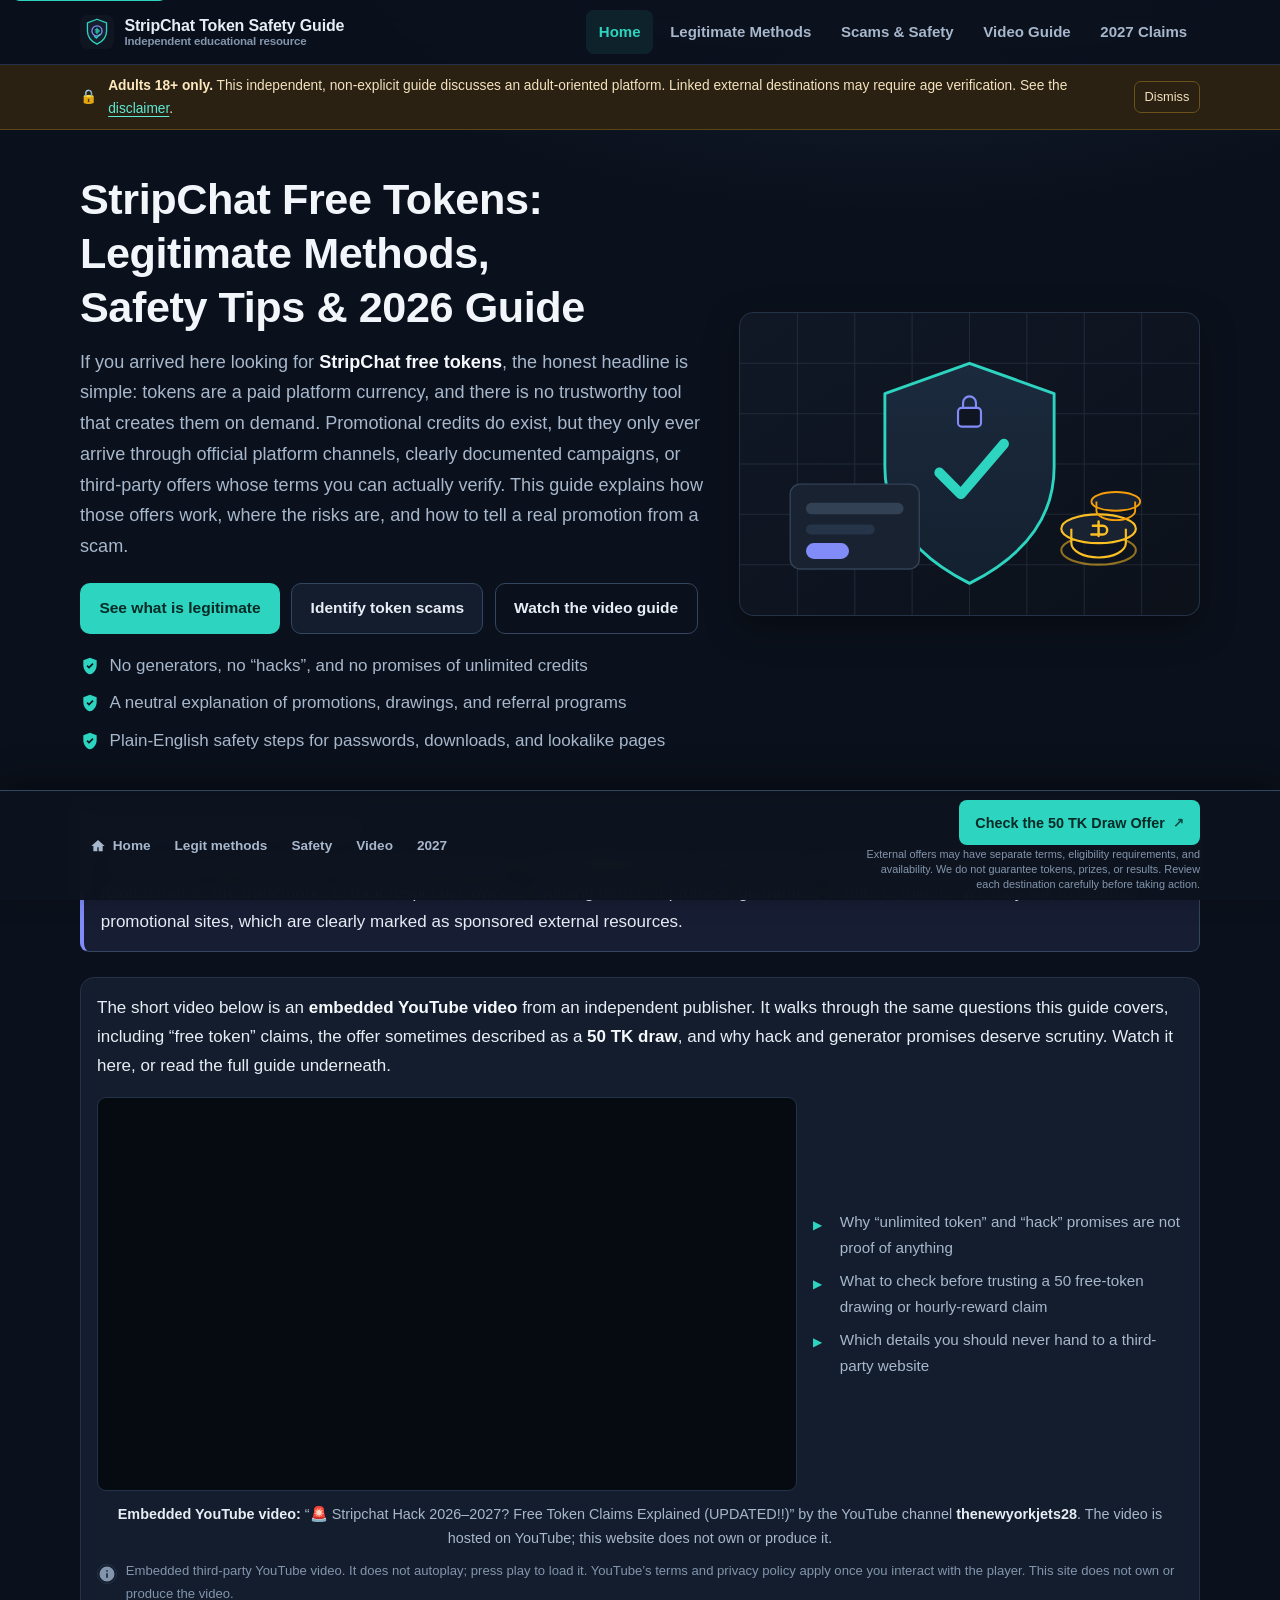
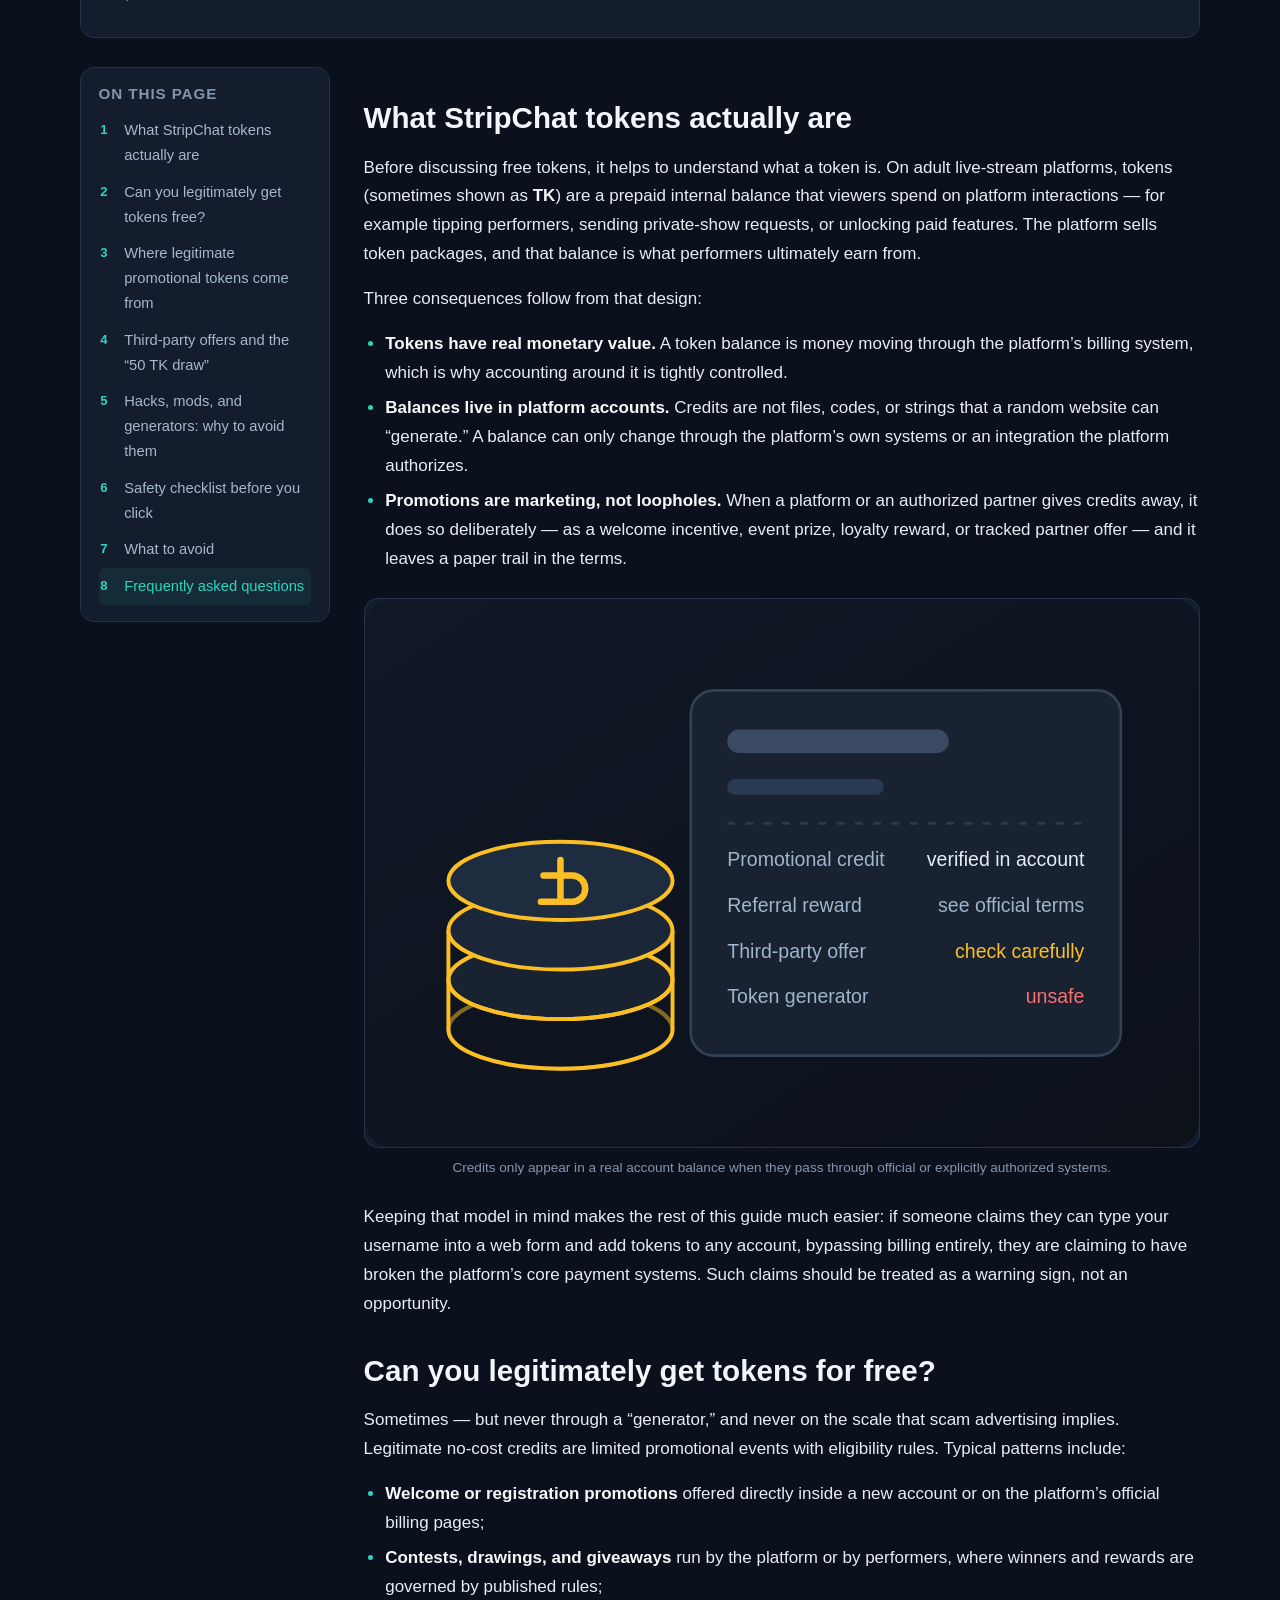
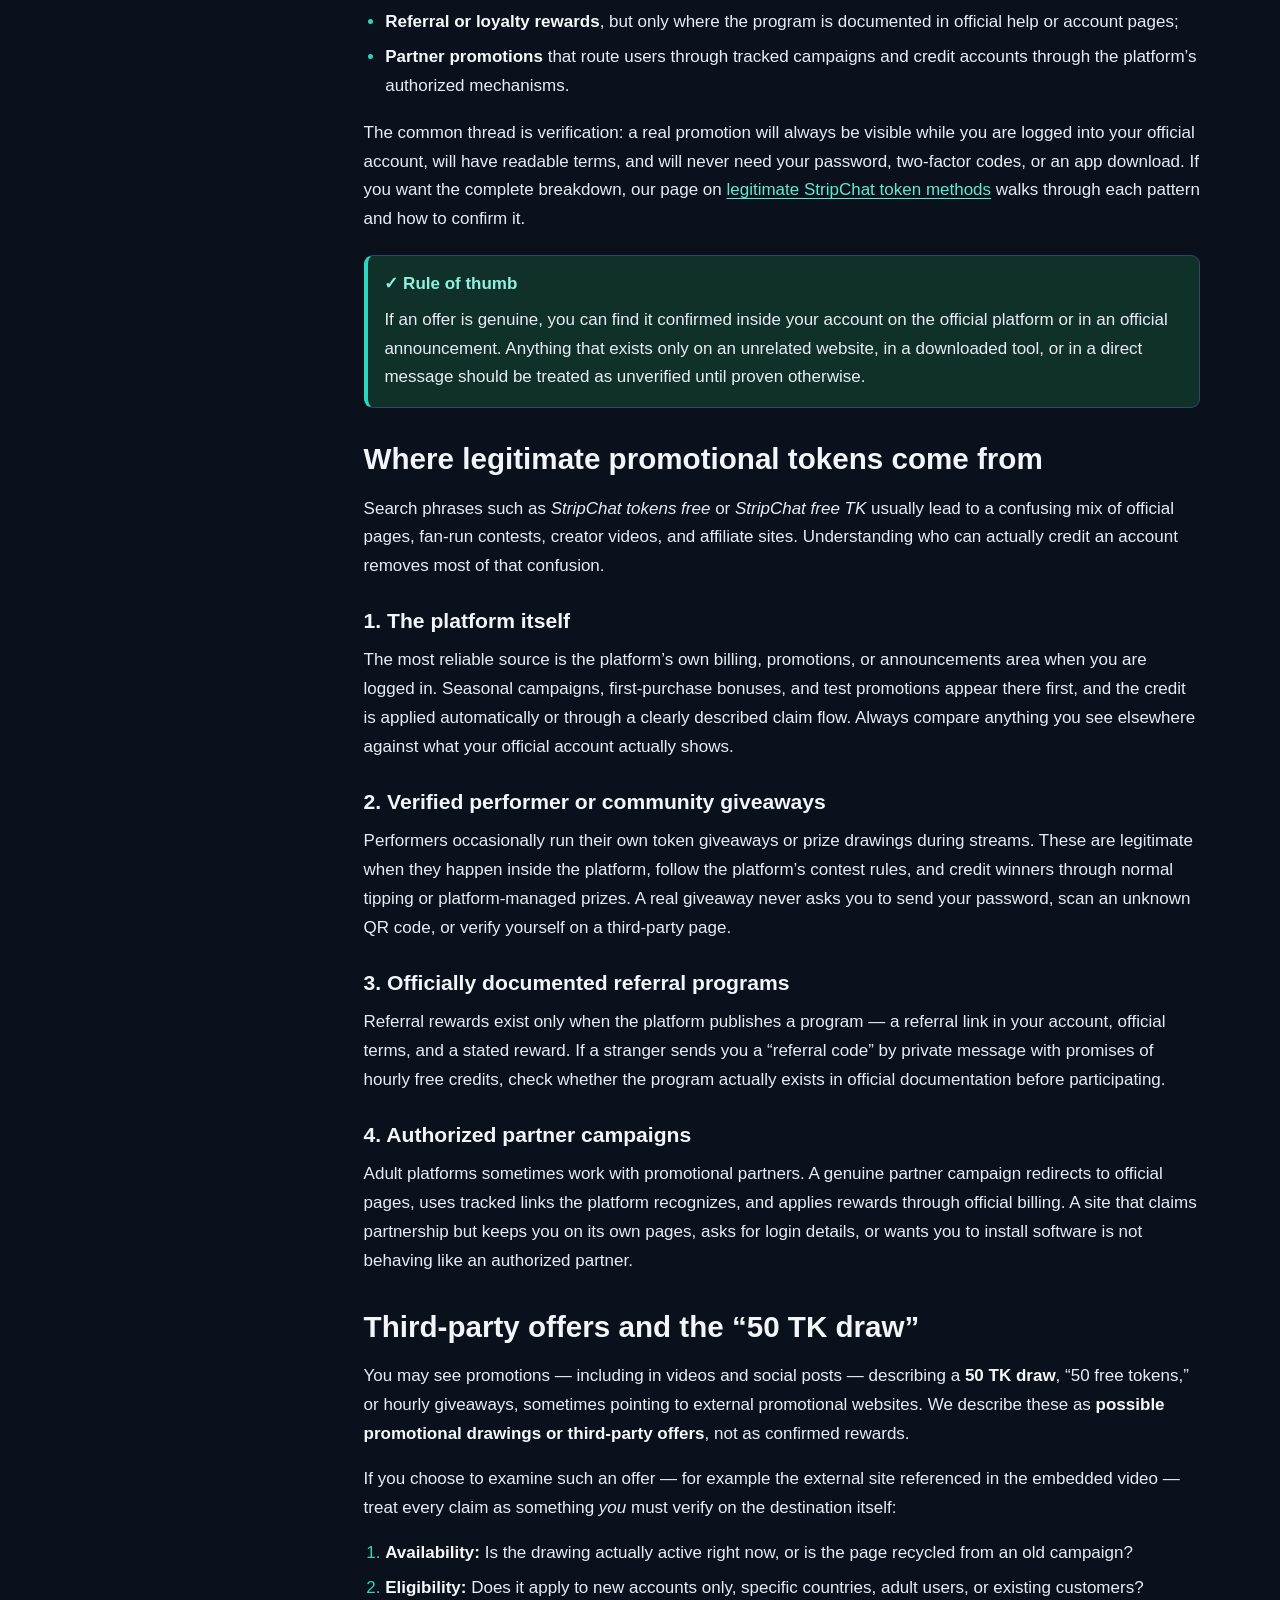
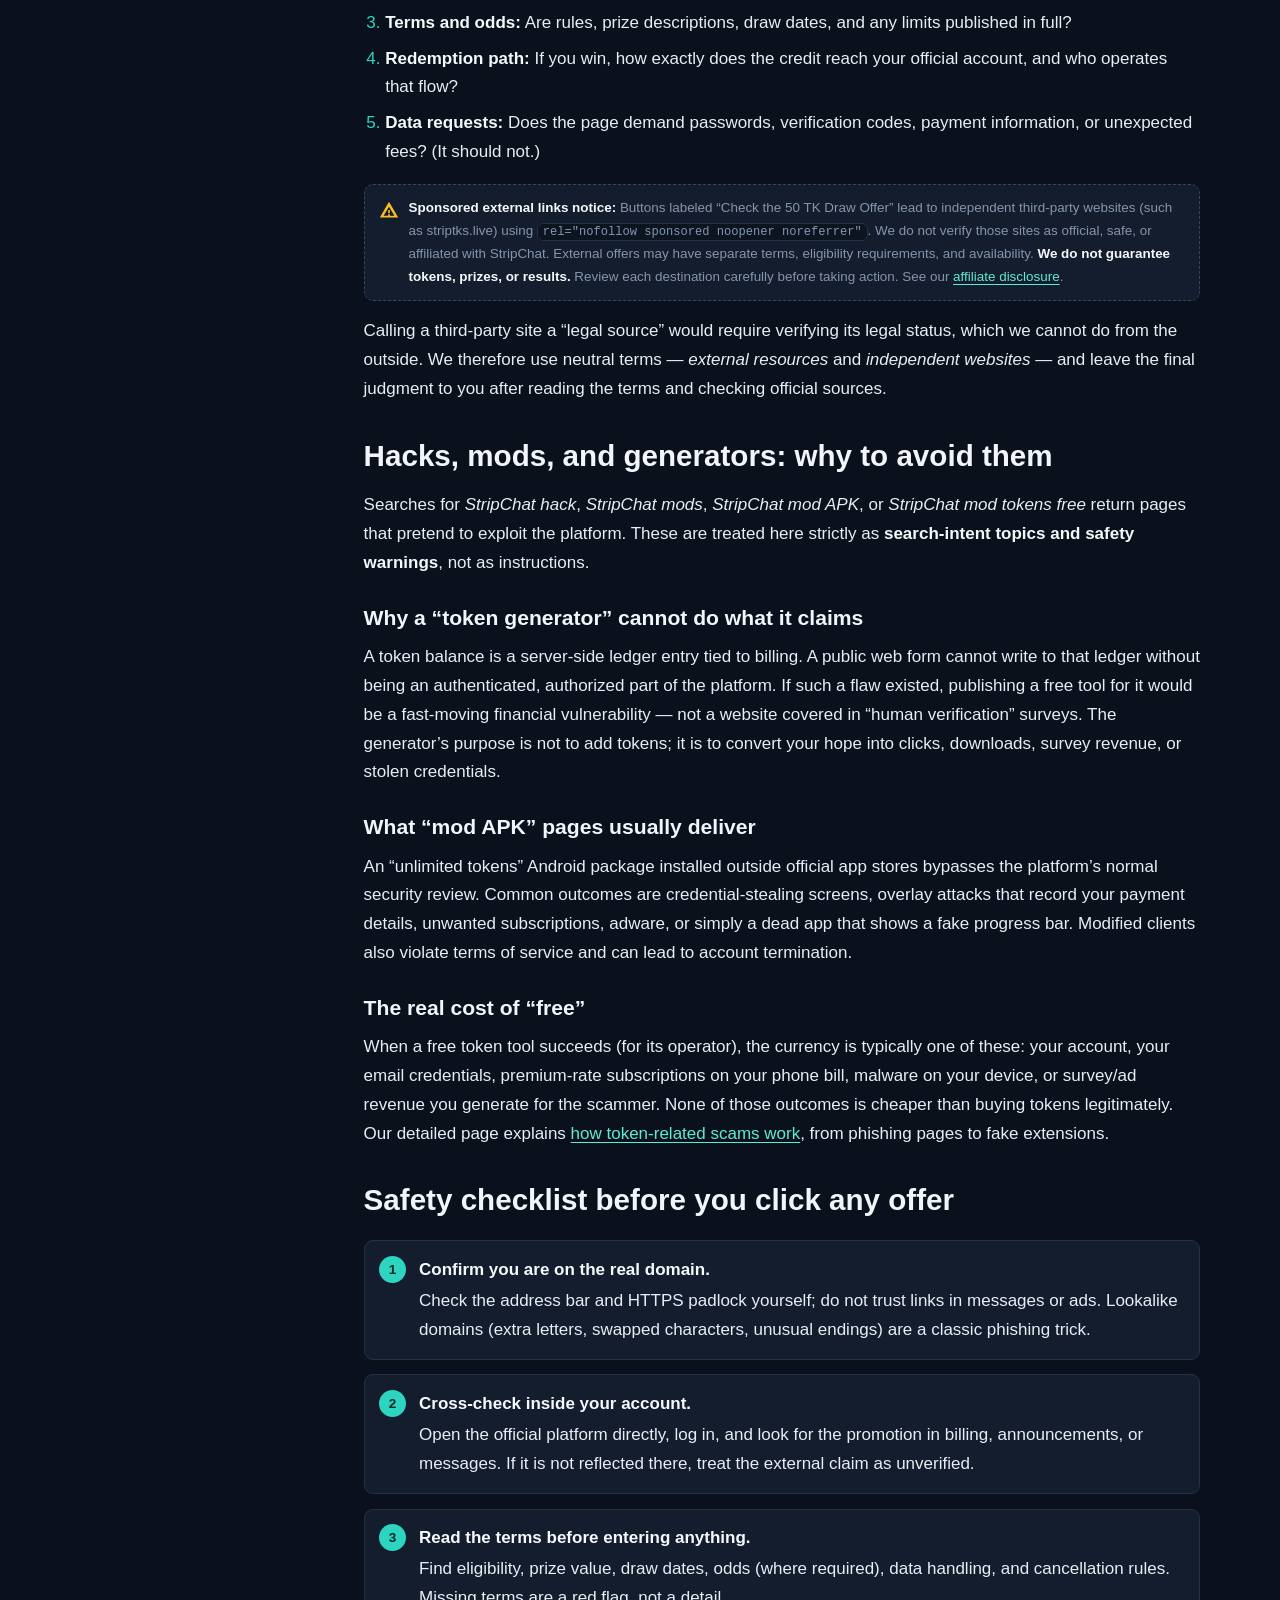
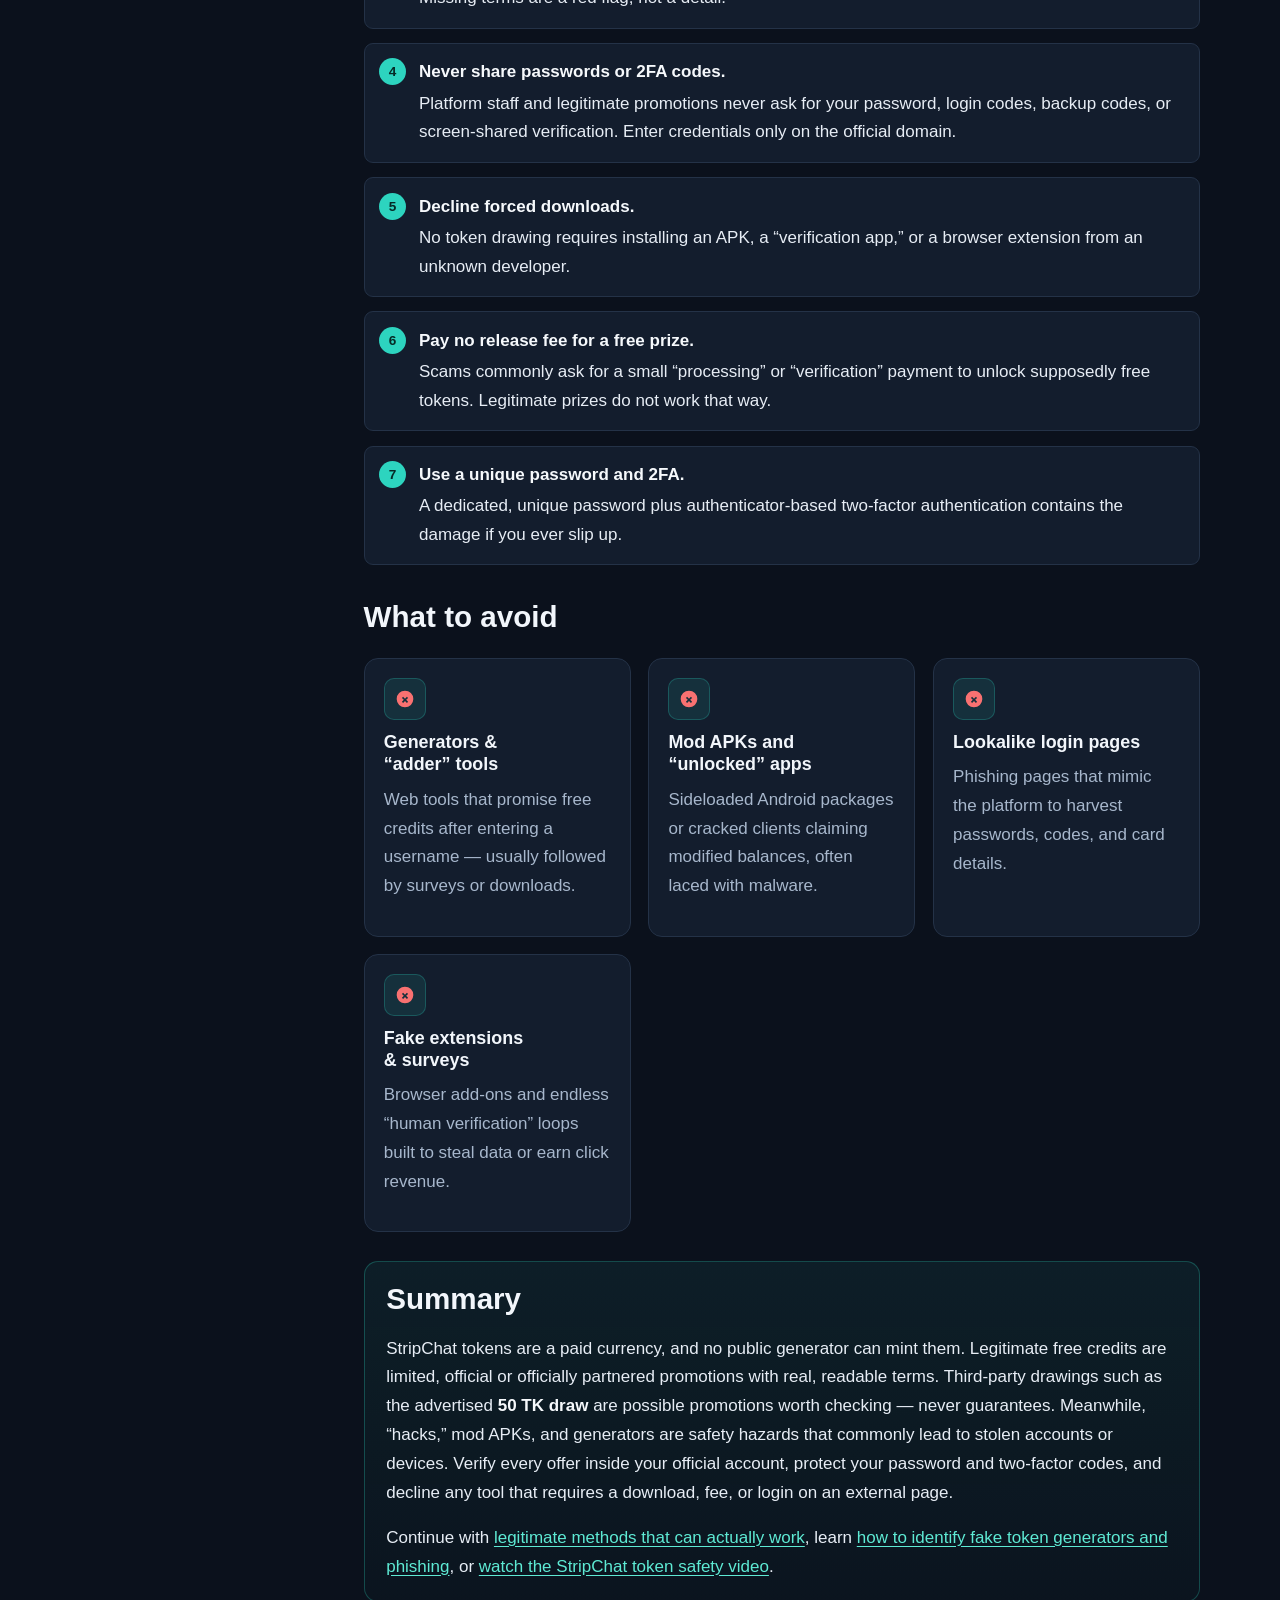
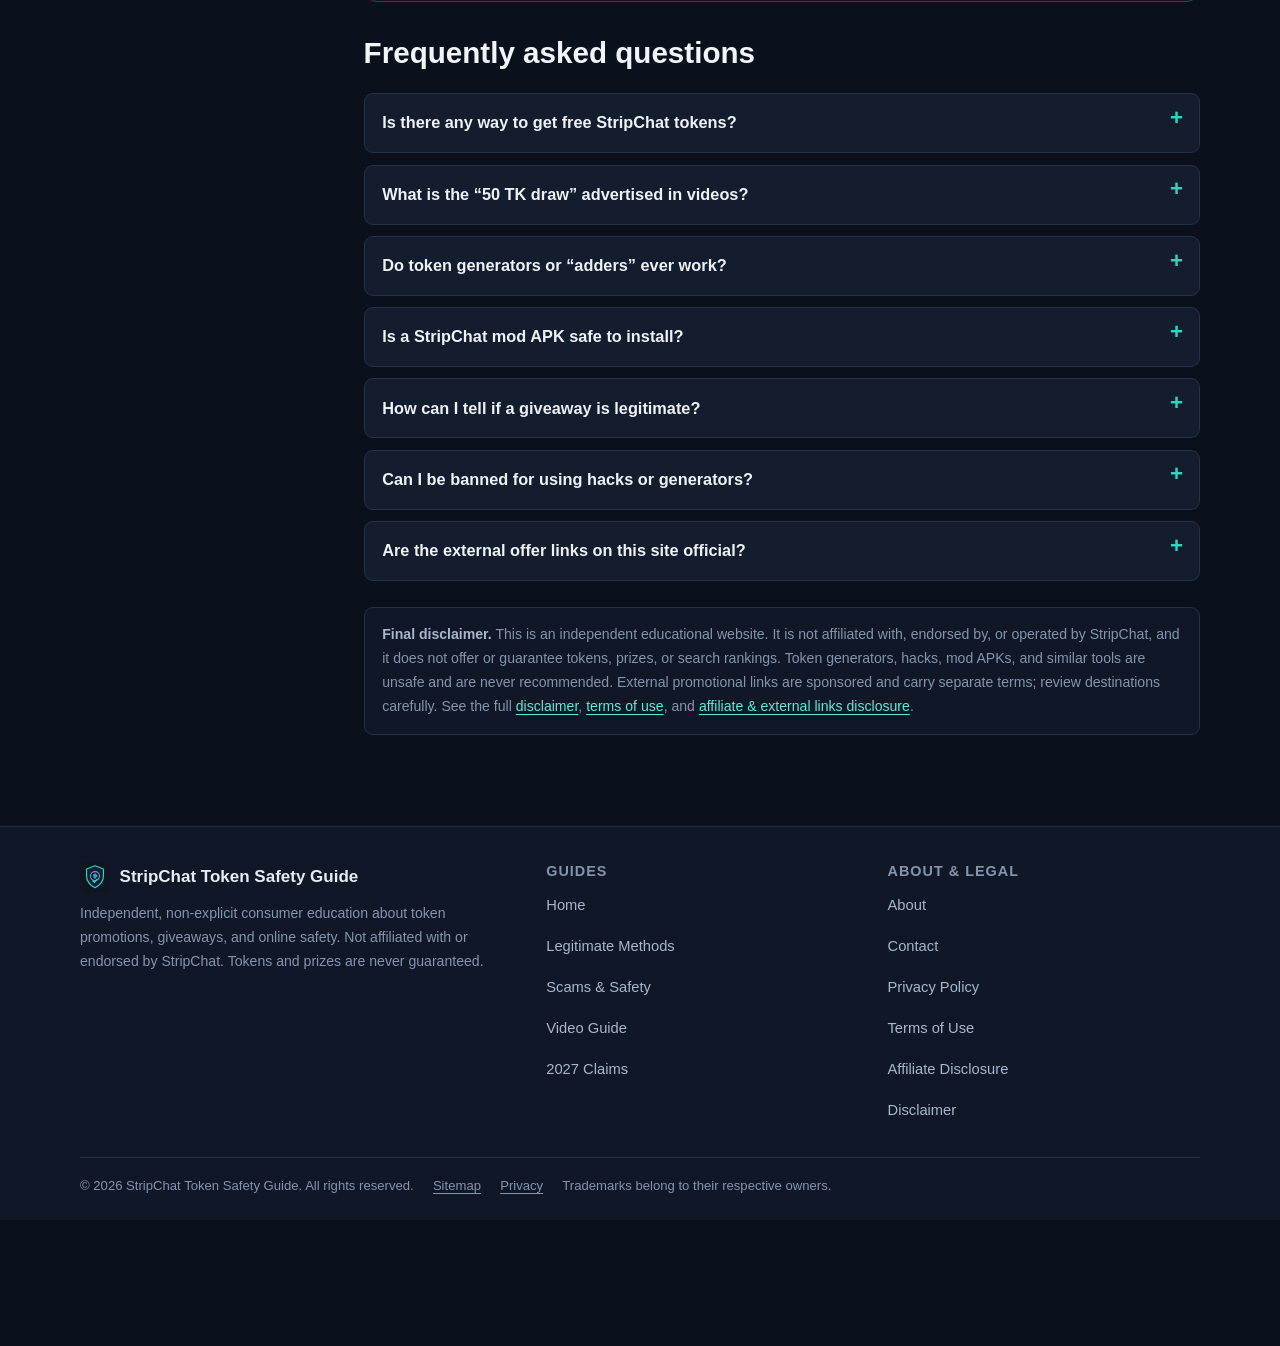
<file: index.html>
<!DOCTYPE html>
<html lang="en">
<head>
  <meta charset="utf-8">
  <meta name="viewport" content="width=device-width, initial-scale=1">
  <meta name="google-site-verification" content="REPLACE_WITH_AUTHORIZED_TOKEN">
  <title>StripChat Free Tokens: Legitimate Methods, Safety Tips &amp; 2026 Guide</title>
  <meta name="description" content="An independent 2026 guide to StripChat free token claims: what tokens are, which promotions can be legitimate, how third-party offers work, and how to avoid fake generators, hacks, and phishing pages.">
  <meta name="robots" content="index, follow, max-image-preview:large">
  <link rel="canonical" href="https://lilistripmods.github.io/Strip-Mods27/">
  <meta property="og:locale" content="en_US">
  <meta property="og:type" content="website">
  <meta property="og:site_name" content="StripChat Token Safety Guide">
  <meta property="og:title" content="StripChat Free Tokens: Legitimate Methods, Safety Tips &amp; 2026 Guide">
  <meta property="og:description" content="An independent 2026 guide to StripChat free token claims: what tokens are, which promotions can be legitimate, how third-party offers work, and how to avoid fake generators, hacks, and phishing pages.">
  <meta property="og:url" content="https://lilistripmods.github.io/Strip-Mods27/">
  <meta property="og:image" content="https://lilistripmods.github.io/Strip-Mods27/assets/img/og-image.png">
  <meta property="og:image:width" content="1200">
  <meta property="og:image:height" content="630">
  <meta property="og:image:alt" content="Shield emblem for the independent StripChat token safety guide">
  <meta name="twitter:card" content="summary_large_image">
  <meta name="twitter:title" content="StripChat Free Tokens: Legitimate Methods, Safety Tips &amp; 2026 Guide">
  <meta name="twitter:description" content="An independent 2026 guide to StripChat free token claims: what tokens are, which promotions can be legitimate, how third-party offers work, and how to avoid fake generators, hacks, and phishing pages.">
  <meta name="twitter:image" content="https://lilistripmods.github.io/Strip-Mods27/assets/img/og-image.png">
  <meta name="twitter:label1" content="Content type">
  <meta name="twitter:data1" content="Independent safety education">
  <link rel="icon" type="image/svg+xml" href="./assets/img/favicon.svg">
  <link rel="icon" type="image/png" sizes="192x192" href="./assets/img/icon-192.png">
  <link rel="apple-touch-icon" href="./assets/img/icon-180.png">
  <link rel="manifest" href="./site.webmanifest">
  <meta name="theme-color" content="#0b111c">
  <link rel="stylesheet" href="./assets/css/style.css">
  <script type="application/ld+json">
{
  "@context": "https://schema.org",
  "@type": "WebSite",
  "name": "StripChat Token Safety Guide",
  "url": "https://lilistripmods.github.io/Strip-Mods27/",
  "description": "An independent 2026 guide to StripChat free token claims: what tokens are, which promotions can be legitimate, how third-party offers work, and how to avoid fake generators, hacks, and phishing pages.",
  "inLanguage": "en-US"
}
</script>
<script type="application/ld+json">
{
  "@context": "https://schema.org",
  "@type": "Article",
  "headline": "StripChat Free Tokens: Legitimate Methods, Safety Tips & 2026 Guide",
  "description": "An independent 2026 guide to StripChat free token claims: what tokens are, which promotions can be legitimate, how third-party offers work, and how to avoid fake generators, hacks, and phishing pages.",
  "url": "https://lilistripmods.github.io/Strip-Mods27/",
  "mainEntityOfPage": {
    "@type": "WebPage",
    "@id": "https://lilistripmods.github.io/Strip-Mods27/"
  },
  "inLanguage": "en",
  "datePublished": "2026-10-30",
  "dateModified": "2026-10-30",
  "author": {
    "@type": "Organization",
    "name": "StripChat Token Safety Guide editorial team",
    "url": "https://lilistripmods.github.io/Strip-Mods27/"
  },
  "publisher": {
    "@type": "Organization",
    "name": "StripChat Token Safety Guide",
    "url": "https://lilistripmods.github.io/Strip-Mods27/",
    "logo": {
      "@type": "ImageObject",
      "url": "https://lilistripmods.github.io/Strip-Mods27/assets/img/favicon.svg"
    }
  }
}
</script>
<script type="application/ld+json">
{
  "@context": "https://schema.org",
  "@type": "FAQPage",
  "mainEntity": [
    {
      "@type": "Question",
      "name": "Is there any way to get free StripChat tokens?",
      "acceptedAnswer": {
        "@type": "Answer",
        "text": "There can be limited promotional credits through official platform campaigns, clearly documented giveaways, or authorized partner offers. There is no reliable way to generate free tokens on demand, and any tool that claims to do so is unsafe. Always confirm a promotion inside your official account before participating."
      }
    },
    {
      "@type": "Question",
      "name": "What is the “50 TK draw” advertised in videos?",
      "acceptedAnswer": {
        "@type": "Answer",
        "text": "It appears to describe a possible promotional drawing or third-party offer of around 50 tokens. We cannot confirm its availability, eligibility, odds, or legitimacy. If you visit a destination that promotes it, read the full terms, verify how prizes reach official accounts, and never provide passwords, codes, payment details, or fees. Availability and rules must be checked on the destination website."
      }
    },
    {
      "@type": "Question",
      "name": "Do token generators or “adders” ever work?",
      "acceptedAnswer": {
        "@type": "Answer",
        "text": "Not as a legitimate path to credits. Token balances are controlled server-side by the platform’s billing systems. Public &ldquo;generator&rdquo; pages cannot write to those systems; they typically funnel users into surveys, forced downloads, phishing forms, or malware. They can also result in account bans."
      }
    },
    {
      "@type": "Question",
      "name": "Is a StripChat mod APK safe to install?",
      "acceptedAnswer": {
        "@type": "Answer",
        "text": "No. A modified Android app installed outside official channels bypasses security review, may request dangerous permissions, and can steal login and payment information or load adware. Using modified clients also typically violates the platform’s terms and can get the account closed. Treat terms such as StripChat mod APK or StripChat mod tokens free as warnings, not recommendations."
      }
    },
    {
      "@type": "Question",
      "name": "How can I tell if a giveaway is legitimate?",
      "acceptedAnswer": {
        "@type": "Answer",
        "text": "It runs on or through the official platform, publishes complete rules and eligibility, never asks for your password or two-factor codes, never charges a fee to release a prize, and is visible in your official account. Giveaways that live only on third-party pages, demand downloads, or pressure you with countdowns and scarcity should be avoided."
      }
    },
    {
      "@type": "Question",
      "name": "Can I be banned for using hacks or generators?",
      "acceptedAnswer": {
        "@type": "Answer",
        "text": "Yes. Attempting to use exploits, modified clients, or tools that claim to alter balances typically violates the platform’s terms of service and can lead to suspension or permanent closure, along with the loss of any legitimate balance. The greater risk, however, is credential theft and malware."
      }
    },
    {
      "@type": "Question",
      "name": "Are the external offer links on this site official?",
      "acceptedAnswer": {
        "@type": "Answer",
        "text": "No. Any sponsored external links (such as the “Check the 50 TK Draw Offer” button) lead to independent third-party websites and are marked with rel=”nofollow sponsored”. They are not claimed to be official, verified, safe, or affiliated with StripChat. Our affiliate disclosure explains how these links work."
      }
    }
  ]
}
</script>
</head>
<body>
<a class="skip-link" href="#main">Skip to content</a>
<header class="site-header">
  <div class="container masthead">
    <a class="brand" href="./">
      <img src="./assets/img/favicon.svg" alt="" width="34" height="34">
      <span>StripChat Token Safety Guide<small>Independent educational resource</small></span>
    </a>
    <button class="nav-toggle" type="button" aria-expanded="false" aria-controls="primary-nav">
      <span class="open" aria-hidden="true">&#9776; Menu</span><span class="close" aria-hidden="true">&#10005; Close</span>
      <span class="visually-hidden">Toggle navigation</span>
    </button>
    <nav class="primary-nav" id="primary-nav" aria-label="Primary">
      <a href="./" aria-current="page">Home</a><a href="./legitimate-stripchat-token-methods/">Legitimate Methods</a><a href="./stripchat-token-scams-and-safety/">Scams &amp; Safety</a><a href="./stripchat-tokens-video-guide/">Video Guide</a><a href="./stripchat-tokens-free-leak-2027/">2027 Claims</a>
    </nav>
  </div>
</header>
<div class="age-notice" id="age-notice" role="note" aria-label="Adult content notice">
  <div class="container">
    <span aria-hidden="true">&#128274;</span>
    <p class="mb-0"><strong>Adults&nbsp;18+ only.</strong> This independent, non-explicit guide discusses an adult-oriented platform. Linked external destinations may require age verification. See the <a href="./disclaimer/">disclaimer</a>.</p>
    <button class="dismiss" type="button" id="age-dismiss" aria-controls="age-notice">Dismiss</button>
  </div>
</div>

<main id="main">
  <div class="container hero">
    
<div class="hero-grid">
  <div>
    <h1>StripChat Free Tokens: Legitimate Methods, Safety Tips &amp; 2026 Guide</h1>
    <p class="lede">If you arrived here looking for <strong>StripChat free tokens</strong>, the honest headline is simple: tokens are a paid platform currency, and there is no trustworthy tool that creates them on demand. Promotional credits do exist, but they only ever arrive through official platform channels, clearly documented campaigns, or third-party offers whose terms you can actually verify. This guide explains how those offers work, where the risks are, and how to tell a real promotion from a scam.</p>
    <div class="hero-cta">
      <a class="btn btn-primary" href="./legitimate-stripchat-token-methods/">See what is legitimate</a>
      <a class="btn btn-secondary" href="./stripchat-token-scams-and-safety/">Identify token scams</a>
      <a class="btn btn-ghost" href="./stripchat-tokens-video-guide/">Watch the video guide</a>
    </div>
    <ul class="hero-points">
      <li><svg class="icon" viewBox="0 0 24 24" aria-hidden="true"><path fill="#2dd4bf" d="M12 2 4 5v6c0 5.2 3.4 9.7 8 11 4.6-1.3 8-5.8 8-11V5l-8-3Zm-1.2 13.3-3-3 1.4-1.4 1.6 1.6 4-4L16.2 10l-5.4 5.3Z"/></svg><span>No generators, no &ldquo;hacks&rdquo;, and no promises of unlimited credits</span></li>
      <li><svg class="icon" viewBox="0 0 24 24" aria-hidden="true"><path fill="#2dd4bf" d="M12 2 4 5v6c0 5.2 3.4 9.7 8 11 4.6-1.3 8-5.8 8-11V5l-8-3Zm-1.2 13.3-3-3 1.4-1.4 1.6 1.6 4-4L16.2 10l-5.4 5.3Z"/></svg><span>A neutral explanation of promotions, drawings, and referral programs</span></li>
      <li><svg class="icon" viewBox="0 0 24 24" aria-hidden="true"><path fill="#2dd4bf" d="M12 2 4 5v6c0 5.2 3.4 9.7 8 11 4.6-1.3 8-5.8 8-11V5l-8-3Zm-1.2 13.3-3-3 1.4-1.4 1.6 1.6 4-4L16.2 10l-5.4 5.3Z"/></svg><span>Plain-English safety steps for passwords, downloads, and lookalike pages</span></li>
    </ul>
  </div>
  <figure class="hero-figure">
    <img src="./assets/img/hero-shield-online-safety.svg" alt="A shield with a check mark protecting a login card and a stack of digital coins" width="640" height="420" fetchpriority="high">
  </figure>
</div>

  </div>
  <div class="container">
    
<div class="callout info">
  <p class="callout-title">&#8505; Independent educational guide</p>
  <p class="mb-0">This website is an independent informational resource. It is <strong>not affiliated with, endorsed by, or operated by StripChat</strong>, and &ldquo;StripChat&rdquo; and related names are trademarks of their respective owners. Nothing here is a promise, guarantee, or offer of tokens. We may link to external promotional sites, which are clearly marked as sponsored external resources.</p>
</div>


<figure class="video-block" id="video">
  <p>The short video below is an <strong>embedded YouTube video</strong> from an independent publisher. It walks through the same questions this guide covers, including “free token” claims, the offer sometimes described as a <strong>50&nbsp;TK draw</strong>, and why hack and generator promises deserve scrutiny. Watch it here, or read the full guide underneath.</p>
  <div class="video-grid">
    <div class="video-frame">
      <iframe
        src="https://www.youtube-nocookie.com/embed/0gUquIZrdL0"
        title="Embedded YouTube video: 🚨 Stripchat Hack 2026–2027? Free Token Claims Explained (UPDATED!!), published by thenewyorkjets28" loading="lazy"
        allow="accelerometer; clipboard-write; encrypted-media; gyroscope; picture-in-picture; web-share"
        referrerpolicy="strict-origin-when-cross-origin"
        allowfullscreen></iframe>
    </div>
    <ul class="video-learn"><li>Why “unlimited token” and “hack” promises are not proof of anything</li><li>What to check before trusting a 50 free-token drawing or hourly-reward claim</li><li>Which details you should never hand to a third-party website</li></ul>
  </div>
  <figcaption class="video-caption"><strong>Embedded YouTube video:</strong> “🚨 Stripchat Hack 2026–2027? Free Token Claims Explained (UPDATED!!)” by the YouTube channel <strong>thenewyorkjets28</strong>. The video is hosted on YouTube; this website does not own or produce it.</figcaption>
  <p class="video-note">
    <svg class="icon" viewBox="0 0 24 24" aria-hidden="true"><path fill="#8395ad" d="M12 2a10 10 0 1 0 0 20 10 10 0 0 0 0-20Zm1 15h-2v-6h2v6Zm0-8h-2V7h2v2Z"/></svg>
    <span>Embedded third-party YouTube video. It does not autoplay; press play to load it. YouTube&rsquo;s terms and privacy policy apply once you interact with the player. This site does not own or produce the video.</span>
  </p>
</figure>



  </div>
  <div class="container layout">
    <nav class="toc" aria-label="On this page">
  <h2>On this page</h2>
  <ol>
<li><a href="#what-are-tokens">What StripChat tokens actually are</a></li><li><a href="#quick-answer">Can you legitimately get tokens free?</a></li><li><a href="#where-promotions-come-from">Where legitimate promotional tokens come from</a></li><li><a href="#third-party-offers">Third-party offers and the “50 TK draw”</a></li><li><a href="#hacks-mods-generators">Hacks, mods, and generators: why to avoid them</a></li><li><a href="#safety-checklist">Safety checklist before you click</a></li><li><a href="#what-to-avoid">What to avoid</a></li><li><a href="#faq">Frequently asked questions</a></li>
  </ol>
</nav>
    <div class="layout-main">
      
<section id="what-are-tokens">
  <h2>What StripChat tokens actually are</h2>
  <p>Before discussing free tokens, it helps to understand what a token is. On adult live-stream platforms, tokens (sometimes shown as <strong>TK</strong>) are a prepaid internal balance that viewers spend on platform interactions &mdash; for example tipping performers, sending private-show requests, or unlocking paid features. The platform sells token packages, and that balance is what performers ultimately earn from.</p>
  <p>Three consequences follow from that design:</p>
  <ul>
    <li><strong>Tokens have real monetary value.</strong> A token balance is money moving through the platform&rsquo;s billing system, which is why accounting around it is tightly controlled.</li>
    <li><strong>Balances live in platform accounts.</strong> Credits are not files, codes, or strings that a random website can &ldquo;generate.&rdquo; A balance can only change through the platform&rsquo;s own systems or an integration the platform authorizes.</li>
    <li><strong>Promotions are marketing, not loopholes.</strong> When a platform or an authorized partner gives credits away, it does so deliberately &mdash; as a welcome incentive, event prize, loyalty reward, or tracked partner offer &mdash; and it leaves a paper trail in the terms.</li>
  </ul>
  <figure>
    <img src="./assets/img/digital-tokens-credits.svg" alt="A statement card listing a verified promotional credit, a referral reward subject to terms, an unverified third-party offer, and an unsafe token generator" width="640" height="420" loading="lazy">
    <figcaption>Credits only appear in a real account balance when they pass through official or explicitly authorized systems.</figcaption>
  </figure>
  <p>Keeping that model in mind makes the rest of this guide much easier: if someone claims they can type your username into a web form and add tokens to any account, bypassing billing entirely, they are claiming to have broken the platform&rsquo;s core payment systems. Such claims should be treated as a warning sign, not an opportunity.</p>
</section>

<section id="quick-answer">
  <h2>Can you legitimately get tokens for free?</h2>
  <p>Sometimes &mdash; but never through a &ldquo;generator,&rdquo; and never on the scale that scam advertising implies. Legitimate no-cost credits are limited promotional events with eligibility rules. Typical patterns include:</p>
  <ul>
    <li><strong>Welcome or registration promotions</strong> offered directly inside a new account or on the platform&rsquo;s official billing pages;</li>
    <li><strong>Contests, drawings, and giveaways</strong> run by the platform or by performers, where winners and rewards are governed by published rules;</li>
    <li><strong>Referral or loyalty rewards</strong>, but only where the program is documented in official help or account pages;</li>
    <li><strong>Partner promotions</strong> that route users through tracked campaigns and credit accounts through the platform&rsquo;s authorized mechanisms.</li>
  </ul>
  <p>The common thread is verification: a real promotion will always be visible while you are logged into your official account, will have readable terms, and will never need your password, two-factor codes, or an app download. If you want the complete breakdown, our page on <a href="./legitimate-stripchat-token-methods/">legitimate StripChat token methods</a> walks through each pattern and how to confirm it.</p>
  <div class="callout tip">
    <p class="callout-title">&#10003; Rule of thumb</p>
    <p class="mb-0">If an offer is genuine, you can find it confirmed inside your account on the official platform or in an official announcement. Anything that exists only on an unrelated website, in a downloaded tool, or in a direct message should be treated as unverified until proven otherwise.</p>
  </div>
</section>

<section id="where-promotions-come-from">
  <h2>Where legitimate promotional tokens come from</h2>
  <p>Search phrases such as <em>StripChat tokens free</em> or <em>StripChat free TK</em> usually lead to a confusing mix of official pages, fan-run contests, creator videos, and affiliate sites. Understanding who can actually credit an account removes most of that confusion.</p>
  <h3>1. The platform itself</h3>
  <p>The most reliable source is the platform&rsquo;s own billing, promotions, or announcements area when you are logged in. Seasonal campaigns, first-purchase bonuses, and test promotions appear there first, and the credit is applied automatically or through a clearly described claim flow. Always compare anything you see elsewhere against what your official account actually shows.</p>
  <h3>2. Verified performer or community giveaways</h3>
  <p>Performers occasionally run their own token giveaways or prize drawings during streams. These are legitimate when they happen inside the platform, follow the platform&rsquo;s contest rules, and credit winners through normal tipping or platform-managed prizes. A real giveaway never asks you to send your password, scan an unknown QR code, or verify yourself on a third-party page.</p>
  <h3>3. Officially documented referral programs</h3>
  <p>Referral rewards exist only when the platform publishes a program &mdash; a referral link in your account, official terms, and a stated reward. If a stranger sends you a &ldquo;referral code&rdquo; by private message with promises of hourly free credits, check whether the program actually exists in official documentation before participating.</p>
  <h3>4. Authorized partner campaigns</h3>
  <p>Adult platforms sometimes work with promotional partners. A genuine partner campaign redirects to official pages, uses tracked links the platform recognizes, and applies rewards through official billing. A site that claims partnership but keeps you on its own pages, asks for login details, or wants you to install software is not behaving like an authorized partner.</p>
</section>

<section id="third-party-offers">
  <h2>Third-party offers and the &ldquo;50 TK draw&rdquo;</h2>
  <p>You may see promotions &mdash; including in videos and social posts &mdash; describing a <strong>50&nbsp;TK draw</strong>, &ldquo;50 free tokens,&rdquo; or hourly giveaways, sometimes pointing to external promotional websites. We describe these as <strong>possible promotional drawings or third-party offers</strong>, not as confirmed rewards.</p>
  <p>If you choose to examine such an offer &mdash; for example the external site referenced in the embedded video &mdash; treat every claim as something <em>you</em> must verify on the destination itself:</p>
  <ol>
    <li><strong>Availability:</strong> Is the drawing actually active right now, or is the page recycled from an old campaign?</li>
    <li><strong>Eligibility:</strong> Does it apply to new accounts only, specific countries, adult users, or existing customers?</li>
    <li><strong>Terms and odds:</strong> Are rules, prize descriptions, draw dates, and any limits published in full?</li>
    <li><strong>Redemption path:</strong> If you win, how exactly does the credit reach your official account, and who operates that flow?</li>
    <li><strong>Data requests:</strong> Does the page demand passwords, verification codes, payment information, or unexpected fees? (It should not.)</li>
  </ol>
  <div class="affiliate-note">
    <svg class="icon" viewBox="0 0 24 24" aria-hidden="true"><path fill="#fbbf24" d="M12 2 1 21h22L12 2Zm0 6 6.5 11h-13L12 8Zm-1 4v4h2v-4h-2Zm0 5v2h2v-2h-2Z"/></svg>
    <p class="mb-0"><strong>Sponsored external links notice:</strong> Buttons labeled &ldquo;Check the 50 TK Draw Offer&rdquo; lead to independent third-party websites (such as striptks.live) using <code>rel=&quot;nofollow sponsored noopener noreferrer&quot;</code>. We do not verify those sites as official, safe, or affiliated with StripChat. External offers may have separate terms, eligibility requirements, and availability. <strong>We do not guarantee tokens, prizes, or results.</strong> Review each destination carefully before taking action. See our <a href="./affiliate-disclosure/">affiliate disclosure</a>.</p>
  </div>
  <p>Calling a third-party site a &ldquo;legal source&rdquo; would require verifying its legal status, which we cannot do from the outside. We therefore use neutral terms &mdash; <em>external resources</em> and <em>independent websites</em> &mdash; and leave the final judgment to you after reading the terms and checking official sources.</p>
</section>

<section id="hacks-mods-generators">
  <h2>Hacks, mods, and generators: why to avoid them</h2>
  <p>Searches for <em>StripChat hack</em>, <em>StripChat mods</em>, <em>StripChat mod APK</em>, or <em>StripChat mod tokens free</em> return pages that pretend to exploit the platform. These are treated here strictly as <strong>search-intent topics and safety warnings</strong>, not as instructions.</p>
  <h3>Why a &ldquo;token generator&rdquo; cannot do what it claims</h3>
  <p>A token balance is a server-side ledger entry tied to billing. A public web form cannot write to that ledger without being an authenticated, authorized part of the platform. If such a flaw existed, publishing a free tool for it would be a fast-moving financial vulnerability &mdash; not a website covered in &ldquo;human verification&rdquo; surveys. The generator&rsquo;s purpose is not to add tokens; it is to convert your hope into clicks, downloads, survey revenue, or stolen credentials.</p>
  <h3>What &ldquo;mod APK&rdquo; pages usually deliver</h3>
  <p>An &ldquo;unlimited tokens&rdquo; Android package installed outside official app stores bypasses the platform&rsquo;s normal security review. Common outcomes are credential-stealing screens, overlay attacks that record your payment details, unwanted subscriptions, adware, or simply a dead app that shows a fake progress bar. Modified clients also violate terms of service and can lead to account termination.</p>
  <h3>The real cost of &ldquo;free&rdquo;</h3>
  <p>When a free token tool succeeds (for its operator), the currency is typically one of these: your account, your email credentials, premium-rate subscriptions on your phone bill, malware on your device, or survey/ad revenue you generate for the scammer. None of those outcomes is cheaper than buying tokens legitimately. Our detailed page explains <a href="./stripchat-token-scams-and-safety/">how token-related scams work</a>, from phishing pages to fake extensions.</p>
</section>

<section id="safety-checklist">
  <h2>Safety checklist before you click any offer</h2>
  <ol class="steps">
    <li><strong>Confirm you are on the real domain.</strong> Check the address bar and HTTPS padlock yourself; do not trust links in messages or ads. Lookalike domains (extra letters, swapped characters, unusual endings) are a classic phishing trick.</li>
    <li><strong>Cross-check inside your account.</strong> Open the official platform directly, log in, and look for the promotion in billing, announcements, or messages. If it is not reflected there, treat the external claim as unverified.</li>
    <li><strong>Read the terms before entering anything.</strong> Find eligibility, prize value, draw dates, odds (where required), data handling, and cancellation rules. Missing terms are a red flag, not a detail.</li>
    <li><strong>Never share passwords or 2FA codes.</strong> Platform staff and legitimate promotions never ask for your password, login codes, backup codes, or screen-shared verification. Enter credentials only on the official domain.</li>
    <li><strong>Decline forced downloads.</strong> No token drawing requires installing an APK, a &ldquo;verification app,&rdquo; or a browser extension from an unknown developer.</li>
    <li><strong>Pay no release fee for a free prize.</strong> Scams commonly ask for a small &ldquo;processing&rdquo; or &ldquo;verification&rdquo; payment to unlock supposedly free tokens. Legitimate prizes do not work that way.</li>
    <li><strong>Use a unique password and 2FA.</strong> A dedicated, unique password plus authenticator-based two-factor authentication contains the damage if you ever slip up.</li>
  </ol>
</section>

<section id="what-to-avoid">
  <h2>What to avoid</h2>
  <div class="card-grid">
    <div class="card">
      <div class="card-icon"><svg class="icon" viewBox="0 0 24 24" aria-hidden="true"><path fill="#f87171" d="M12 2a10 10 0 1 0 0 20 10 10 0 0 0 0-20Zm3.7 13.3-1.4 1.4L12 14.4l-2.3 2.3-1.4-1.4L10.6 13 8.3 10.7l1.4-1.4L12 11.6l2.3-2.3 1.4 1.4L13.4 13l2.3 2.3Z"/></svg></div>
      <h3>Generators &amp; &ldquo;adder&rdquo; tools</h3>
      <p>Web tools that promise free credits after entering a username &mdash; usually followed by surveys or downloads.</p>
    </div>
    <div class="card">
      <div class="card-icon"><svg class="icon" viewBox="0 0 24 24" aria-hidden="true"><path fill="#f87171" d="M12 2a10 10 0 1 0 0 20 10 10 0 0 0 0-20Zm3.7 13.3-1.4 1.4L12 14.4l-2.3 2.3-1.4-1.4L10.6 13 8.3 10.7l1.4-1.4L12 11.6l2.3-2.3 1.4 1.4L13.4 13l2.3 2.3Z"/></svg></div>
      <h3>Mod APKs and &ldquo;unlocked&rdquo; apps</h3>
      <p>Sideloaded Android packages or cracked clients claiming modified balances, often laced with malware.</p>
    </div>
    <div class="card">
      <div class="card-icon"><svg class="icon" viewBox="0 0 24 24" aria-hidden="true"><path fill="#f87171" d="M12 2a10 10 0 1 0 0 20 10 10 0 0 0 0-20Zm3.7 13.3-1.4 1.4L12 14.4l-2.3 2.3-1.4-1.4L10.6 13 8.3 10.7l1.4-1.4L12 11.6l2.3-2.3 1.4 1.4L13.4 13l2.3 2.3Z"/></svg></div>
      <h3>Lookalike login pages</h3>
      <p>Phishing pages that mimic the platform to harvest passwords, codes, and card details.</p>
    </div>
    <div class="card">
      <div class="card-icon"><svg class="icon" viewBox="0 0 24 24" aria-hidden="true"><path fill="#f87171" d="M12 2a10 10 0 1 0 0 20 10 10 0 0 0 0-20Zm3.7 13.3-1.4 1.4L12 14.4l-2.3 2.3-1.4-1.4L10.6 13 8.3 10.7l1.4-1.4L12 11.6l2.3-2.3 1.4 1.4L13.4 13l2.3 2.3Z"/></svg></div>
      <h3>Fake extensions &amp; surveys</h3>
      <p>Browser add-ons and endless &ldquo;human verification&rdquo; loops built to steal data or earn click revenue.</p>
    </div>
  </div>
</section>

      

<div class="conclusion" id="summary">
  <h2>Summary</h2>
  <p>StripChat tokens are a paid currency, and no public generator can mint them. Legitimate free credits are limited, official or officially partnered promotions with real, readable terms. Third-party drawings such as the advertised <strong>50&nbsp;TK draw</strong> are possible promotions worth checking &mdash; never guarantees. Meanwhile, &ldquo;hacks,&rdquo; mod APKs, and generators are safety hazards that commonly lead to stolen accounts or devices. Verify every offer inside your official account, protect your password and two-factor codes, and decline any tool that requires a download, fee, or login on an external page.</p>
  <p class="mb-0">Continue with <a href="./legitimate-stripchat-token-methods/">legitimate methods that can actually work</a>, learn <a href="./stripchat-token-scams-and-safety/">how to identify fake token generators and phishing</a>, or <a href="./stripchat-tokens-video-guide/">watch the StripChat token safety video</a>.</p>
</div>

      <section id="faq" aria-labelledby="faq-h">
  <h2 id="faq-h">Frequently asked questions</h2>
  <div class="faq-list">
<details class="faq-item">
  <summary>Is there any way to get free StripChat tokens?</summary>
  <div class="faq-a"><p>There can be limited promotional credits through official platform campaigns, clearly documented giveaways, or authorized partner offers. There is no reliable way to generate free tokens on demand, and any tool that claims to do so is unsafe. Always confirm a promotion inside your official account before participating.</p></div>
</details><details class="faq-item">
  <summary>What is the “50 TK draw” advertised in videos?</summary>
  <div class="faq-a"><p>It appears to describe a possible promotional drawing or third-party offer of around 50 tokens. We cannot confirm its availability, eligibility, odds, or legitimacy. If you visit a destination that promotes it, read the full terms, verify how prizes reach official accounts, and never provide passwords, codes, payment details, or fees. Availability and rules must be checked on the destination website.</p></div>
</details><details class="faq-item">
  <summary>Do token generators or “adders” ever work?</summary>
  <div class="faq-a"><p>Not as a legitimate path to credits. Token balances are controlled server-side by the platform’s billing systems. Public &ldquo;generator&rdquo; pages cannot write to those systems; they typically funnel users into surveys, forced downloads, phishing forms, or malware. They can also result in account bans.</p></div>
</details><details class="faq-item">
  <summary>Is a StripChat mod APK safe to install?</summary>
  <div class="faq-a"><p>No. A modified Android app installed outside official channels bypasses security review, may request dangerous permissions, and can steal login and payment information or load adware. Using modified clients also typically violates the platform’s terms and can get the account closed. Treat terms such as StripChat mod APK or StripChat mod tokens free as warnings, not recommendations.</p></div>
</details><details class="faq-item">
  <summary>How can I tell if a giveaway is legitimate?</summary>
  <div class="faq-a"><p>It runs on or through the official platform, publishes complete rules and eligibility, never asks for your password or two-factor codes, never charges a fee to release a prize, and is visible in your official account. Giveaways that live only on third-party pages, demand downloads, or pressure you with countdowns and scarcity should be avoided.</p></div>
</details><details class="faq-item">
  <summary>Can I be banned for using hacks or generators?</summary>
  <div class="faq-a"><p>Yes. Attempting to use exploits, modified clients, or tools that claim to alter balances typically violates the platform’s terms of service and can lead to suspension or permanent closure, along with the loss of any legitimate balance. The greater risk, however, is credential theft and malware.</p></div>
</details><details class="faq-item">
  <summary>Are the external offer links on this site official?</summary>
  <div class="faq-a"><p>No. Any sponsored external links (such as the “Check the 50 TK Draw Offer” button) lead to independent third-party websites and are marked with rel=”nofollow sponsored”. They are not claimed to be official, verified, safe, or affiliated with StripChat. Our affiliate disclosure explains how these links work.</p></div>
</details>
  </div>
</section>
      
<aside class="disclaimer" aria-label="Final disclaimer">
  <p class="mb-0"><strong>Final disclaimer.</strong> This is an independent educational
  website. It is not affiliated with, endorsed by, or operated by StripChat, and it does
  not offer or guarantee tokens, prizes, or search rankings. Token generators, hacks,
  mod APKs, and similar tools are unsafe and are never recommended. External promotional
  links are sponsored and carry separate terms; review destinations carefully. See the
  full <a href="./disclaimer/">disclaimer</a>,
  <a href="./terms-of-use/">terms of use</a>, and
  <a href="./affiliate-disclosure/">affiliate &amp; external links disclosure</a>.</p>
</aside>

    </div>
  </div>
</main>
<footer class="site-footer">
  <div class="container">
    <div class="footer-grid">
      <div>
        <div class="footer-brand">
          <img src="./assets/img/favicon.svg" alt="" width="30" height="30">
          <span>StripChat Token Safety Guide</span>
        </div>
        <p>Independent, non-explicit consumer education about token promotions, giveaways, and online safety. Not affiliated with or endorsed by StripChat. Tokens and prizes are never guaranteed.</p>
      </div>
      <nav aria-label="Guide pages">
        <h2>Guides</h2>
        <ul><li><a href="./">Home</a></li><li><a href="./legitimate-stripchat-token-methods/">Legitimate Methods</a></li><li><a href="./stripchat-token-scams-and-safety/">Scams & Safety</a></li><li><a href="./stripchat-tokens-video-guide/">Video Guide</a></li><li><a href="./stripchat-tokens-free-leak-2027/">2027 Claims</a></li></ul>
      </nav>
      <nav aria-label="Legal and editorial pages">
        <h2>About &amp; legal</h2>
        <ul><li><a href="./about/">About</a></li><li><a href="./contact/">Contact</a></li><li><a href="./privacy-policy/">Privacy Policy</a></li><li><a href="./terms-of-use/">Terms of Use</a></li><li><a href="./affiliate-disclosure/">Affiliate Disclosure</a></li><li><a href="./disclaimer/">Disclaimer</a></li></ul>
      </nav>
    </div>
    <div class="footer-bottom">
      <span>&copy; 2026 StripChat Token Safety Guide. All rights reserved.</span>
      <a href="./sitemap.xml">Sitemap</a>
      <a href="./privacy-policy/">Privacy</a>
      <span>Trademarks belong to their respective owners.</span>
    </div>
  </div>
</footer>
<div class="sticky-bar">
  <div class="sticky-bar-inner">
    <nav class="sticky-nav" aria-label="Quick links"><a href="./"><svg class="icon" viewBox="0 0 24 24" aria-hidden="true"><path fill="currentColor" d="M12 3 2 12h3v8h6v-6h2v6h6v-8h3L12 3Z"/></svg><span>Home</span></a><a href="./legitimate-stripchat-token-methods/"><span>Legit methods</span></a><a href="./stripchat-token-scams-and-safety/"><span>Safety</span></a><a href="./stripchat-tokens-video-guide/"><span>Video</span></a><a href="./stripchat-tokens-free-leak-2027/"><span>2027</span></a></nav>
    <div class="sticky-cta-wrap">
      <a class="btn btn-primary btn-sm" href="https://striptks.live/" target="_blank"
         rel="nofollow sponsored noopener noreferrer">Check the 50 TK Draw Offer</a>
      <span class="sticky-cta-note">External offers may have separate terms, eligibility requirements, and availability. We do not guarantee tokens, prizes, or results. Review each destination carefully before taking action.</span>
    </div>
  </div>
</div>

<script src="./assets/js/main.js" defer></script>
</body>
</html>
</file>
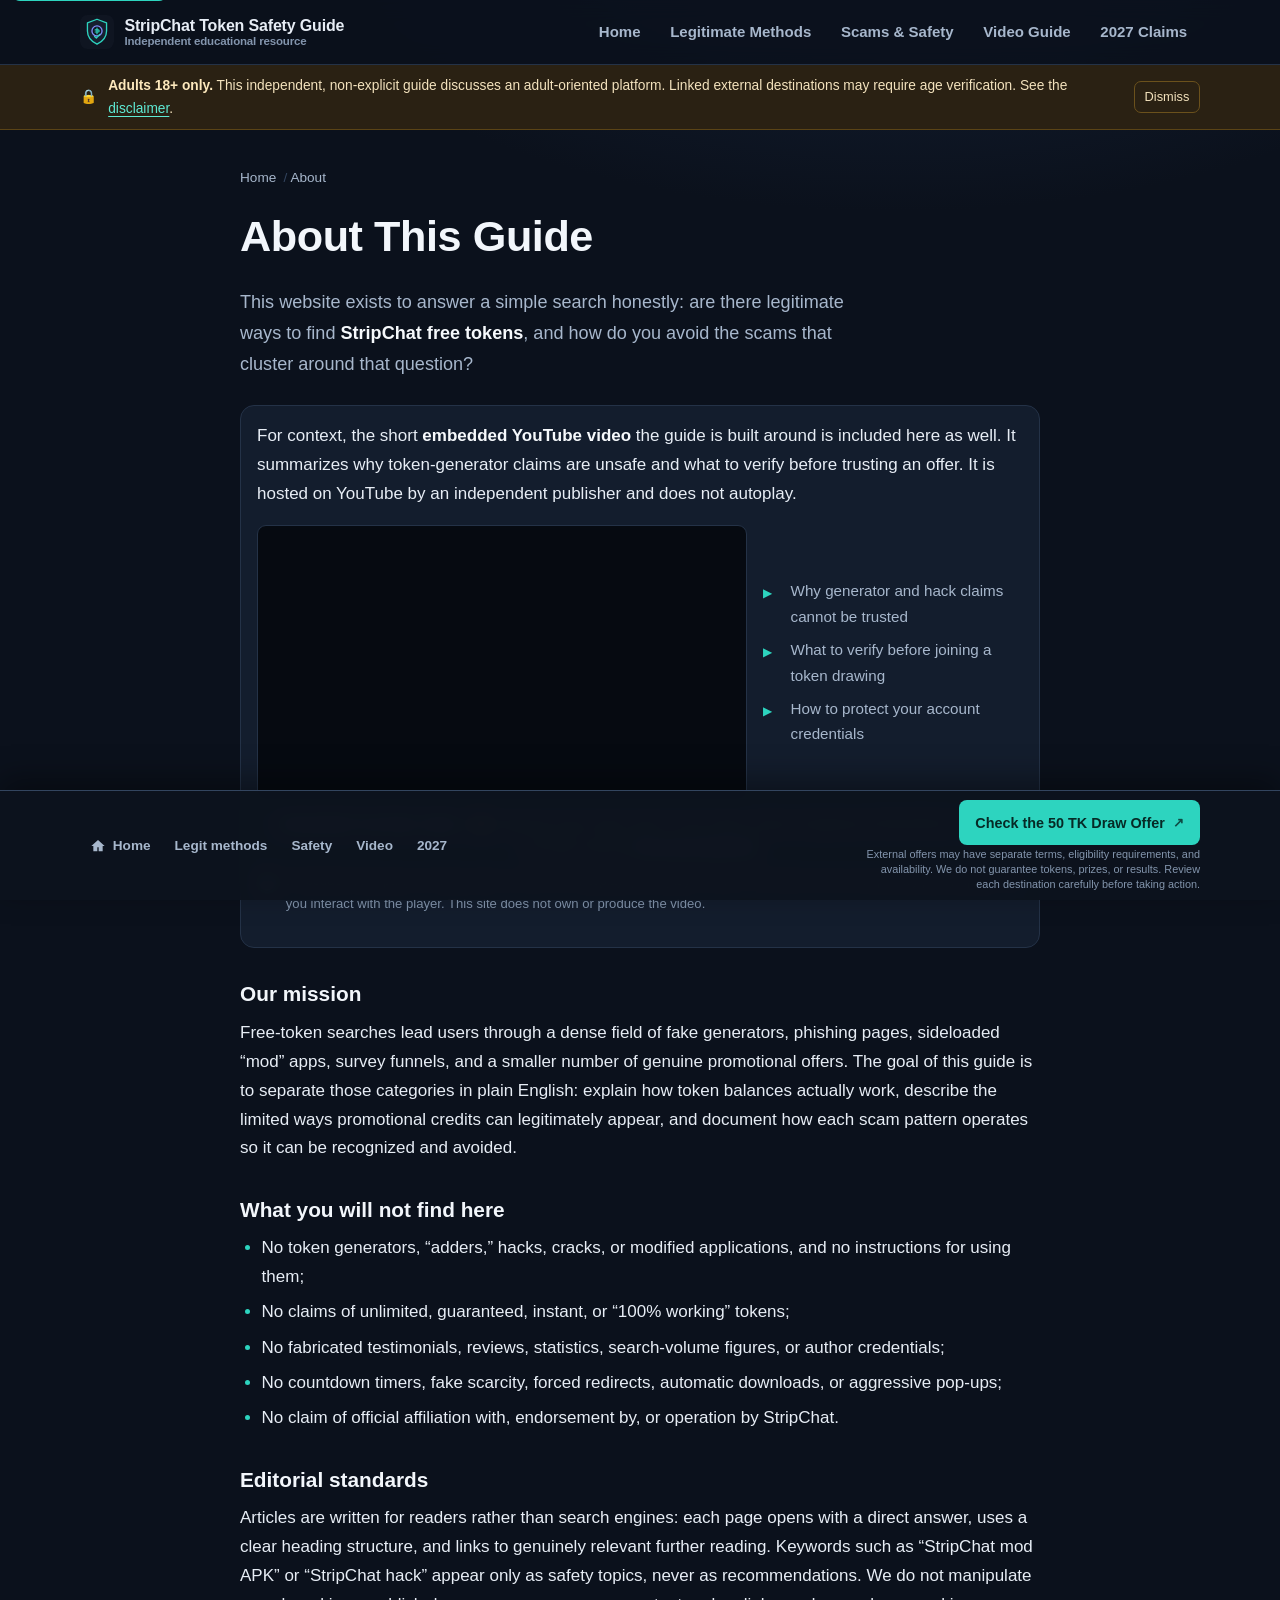
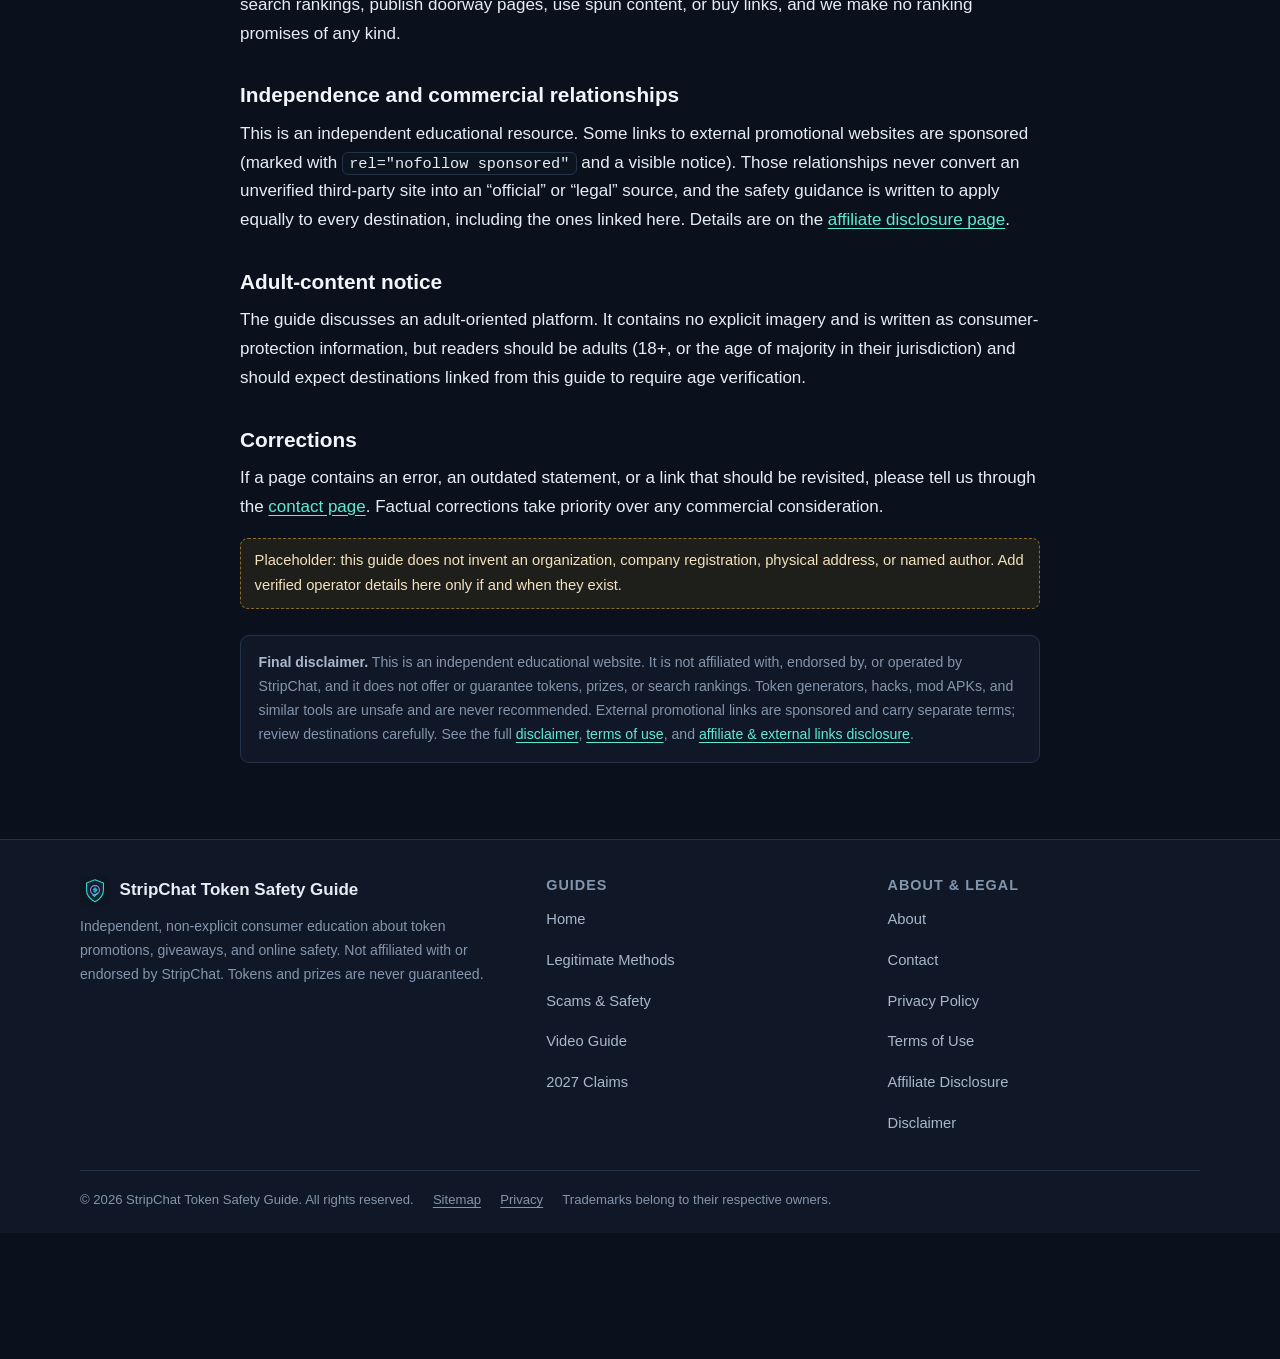
<file: about/index.html>
<!DOCTYPE html>
<html lang="en">
<head>
  <meta charset="utf-8">
  <meta name="viewport" content="width=device-width, initial-scale=1">
  <meta name="google-site-verification" content="REPLACE_WITH_AUTHORIZED_TOKEN">
  <title>About This Guide: Mission, Standards, and Independence</title>
  <meta name="description" content="Who publishes this independent StripChat token safety guide, how it is researched, its editorial standards, and why it contains no hacks, generators, or guaranteed offers.">
  <meta name="robots" content="index, follow, max-image-preview:large">
  <link rel="canonical" href="https://lilistripmods.github.io/Strip-Mods27/about/">
  <meta property="og:locale" content="en_US">
  <meta property="og:type" content="website">
  <meta property="og:site_name" content="StripChat Token Safety Guide">
  <meta property="og:title" content="About This Guide: Mission, Standards, and Independence">
  <meta property="og:description" content="Who publishes this independent StripChat token safety guide, how it is researched, its editorial standards, and why it contains no hacks, generators, or guaranteed offers.">
  <meta property="og:url" content="https://lilistripmods.github.io/Strip-Mods27/about/">
  <meta property="og:image" content="https://lilistripmods.github.io/Strip-Mods27/assets/img/og-image.png">
  <meta property="og:image:width" content="1200">
  <meta property="og:image:height" content="630">
  <meta property="og:image:alt" content="Shield emblem for the independent StripChat token safety guide">
  <meta name="twitter:card" content="summary_large_image">
  <meta name="twitter:title" content="About This Guide: Mission, Standards, and Independence">
  <meta name="twitter:description" content="Who publishes this independent StripChat token safety guide, how it is researched, its editorial standards, and why it contains no hacks, generators, or guaranteed offers.">
  <meta name="twitter:image" content="https://lilistripmods.github.io/Strip-Mods27/assets/img/og-image.png">
  <meta name="twitter:label1" content="Content type">
  <meta name="twitter:data1" content="Independent safety education">
  <link rel="icon" type="image/svg+xml" href="../assets/img/favicon.svg">
  <link rel="icon" type="image/png" sizes="192x192" href="../assets/img/icon-192.png">
  <link rel="apple-touch-icon" href="../assets/img/icon-180.png">
  <link rel="manifest" href="../site.webmanifest">
  <meta name="theme-color" content="#0b111c">
  <link rel="stylesheet" href="../assets/css/style.css">
  <script type="application/ld+json">
{
  "@context": "https://schema.org",
  "@type": "BreadcrumbList",
  "itemListElement": [
    {
      "@type": "ListItem",
      "position": 1,
      "name": "Home",
      "item": "https://lilistripmods.github.io/Strip-Mods27/"
    },
    {
      "@type": "ListItem",
      "position": 2,
      "name": "About",
      "item": "https://lilistripmods.github.io/Strip-Mods27/about/"
    }
  ]
}
</script>
</head>
<body>
<a class="skip-link" href="#main">Skip to content</a>
<header class="site-header">
  <div class="container masthead">
    <a class="brand" href="../">
      <img src="../assets/img/favicon.svg" alt="" width="34" height="34">
      <span>StripChat Token Safety Guide<small>Independent educational resource</small></span>
    </a>
    <button class="nav-toggle" type="button" aria-expanded="false" aria-controls="primary-nav">
      <span class="open" aria-hidden="true">&#9776; Menu</span><span class="close" aria-hidden="true">&#10005; Close</span>
      <span class="visually-hidden">Toggle navigation</span>
    </button>
    <nav class="primary-nav" id="primary-nav" aria-label="Primary">
      <a href="../">Home</a><a href="../legitimate-stripchat-token-methods/">Legitimate Methods</a><a href="../stripchat-token-scams-and-safety/">Scams &amp; Safety</a><a href="../stripchat-tokens-video-guide/">Video Guide</a><a href="../stripchat-tokens-free-leak-2027/">2027 Claims</a>
    </nav>
  </div>
</header>
<div class="age-notice" id="age-notice" role="note" aria-label="Adult content notice">
  <div class="container">
    <span aria-hidden="true">&#128274;</span>
    <p class="mb-0"><strong>Adults&nbsp;18+ only.</strong> This independent, non-explicit guide discusses an adult-oriented platform. Linked external destinations may require age verification. See the <a href="../disclaimer/">disclaimer</a>.</p>
    <button class="dismiss" type="button" id="age-dismiss" aria-controls="age-notice">Dismiss</button>
  </div>
</div>

<main id="main">
  <div class="container page-intro legal-body">
    <nav class="breadcrumbs" aria-label="Breadcrumb"><ol>
      <li><a href="../">Home</a></li>
      <li><span aria-current="page">About</span></li>
    </ol></nav>
    
<h1>About This Guide</h1>
<p class="lede">This website exists to answer a simple search honestly: are there legitimate ways to find <strong>StripChat free tokens</strong>, and how do you avoid the scams that cluster around that question?</p>

<figure class="video-block" id="video">
  <p>For context, the short <strong>embedded YouTube video</strong> the guide is built around is included here as well. It summarizes why token-generator claims are unsafe and what to verify before trusting an offer. It is hosted on YouTube by an independent publisher and does not autoplay.</p>
  <div class="video-grid">
    <div class="video-frame">
      <iframe
        src="https://www.youtube-nocookie.com/embed/0gUquIZrdL0"
        title="Embedded YouTube video: 🚨 Stripchat Hack 2026–2027? Free Token Claims Explained (UPDATED!!), published by thenewyorkjets28" loading="lazy"
        allow="accelerometer; clipboard-write; encrypted-media; gyroscope; picture-in-picture; web-share"
        referrerpolicy="strict-origin-when-cross-origin"
        allowfullscreen></iframe>
    </div>
    <ul class="video-learn"><li>Why generator and hack claims cannot be trusted</li><li>What to verify before joining a token drawing</li><li>How to protect your account credentials</li></ul>
  </div>
  <figcaption class="video-caption"><strong>Embedded YouTube video:</strong> “🚨 Stripchat Hack 2026–2027? Free Token Claims Explained (UPDATED!!)” by the YouTube channel <strong>thenewyorkjets28</strong>.</figcaption>
  <p class="video-note">
    <svg class="icon" viewBox="0 0 24 24" aria-hidden="true"><path fill="#8395ad" d="M12 2a10 10 0 1 0 0 20 10 10 0 0 0 0-20Zm1 15h-2v-6h2v6Zm0-8h-2V7h2v2Z"/></svg>
    <span>Embedded third-party YouTube video. It does not autoplay; press play to load it. YouTube&rsquo;s terms and privacy policy apply once you interact with the player. This site does not own or produce the video.</span>
  </p>
</figure>

<div class="legal-body">
<h2>Our mission</h2>
<p>Free-token searches lead users through a dense field of fake generators, phishing pages, sideloaded &ldquo;mod&rdquo; apps, survey funnels, and a smaller number of genuine promotional offers. The goal of this guide is to separate those categories in plain English: explain how token balances actually work, describe the limited ways promotional credits can legitimately appear, and document how each scam pattern operates so it can be recognized and avoided.</p>
<h2>What you will not find here</h2>
<ul>
  <li>No token generators, &ldquo;adders,&rdquo; hacks, cracks, or modified applications, and no instructions for using them;</li>
  <li>No claims of unlimited, guaranteed, instant, or &ldquo;100% working&rdquo; tokens;</li>
  <li>No fabricated testimonials, reviews, statistics, search-volume figures, or author credentials;</li>
  <li>No countdown timers, fake scarcity, forced redirects, automatic downloads, or aggressive pop-ups;</li>
  <li>No claim of official affiliation with, endorsement by, or operation by StripChat.</li>
</ul>
<h2>Editorial standards</h2>
<p>Articles are written for readers rather than search engines: each page opens with a direct answer, uses a clear heading structure, and links to genuinely relevant further reading. Keywords such as &ldquo;StripChat mod APK&rdquo; or &ldquo;StripChat hack&rdquo; appear only as safety topics, never as recommendations. We do not manipulate search rankings, publish doorway pages, use spun content, or buy links, and we make no ranking promises of any kind.</p>
<h2>Independence and commercial relationships</h2>
<p>This is an independent educational resource. Some links to external promotional websites are sponsored (marked with <code>rel=&quot;nofollow sponsored&quot;</code> and a visible notice). Those relationships never convert an unverified third-party site into an &ldquo;official&rdquo; or &ldquo;legal&rdquo; source, and the safety guidance is written to apply equally to every destination, including the ones linked here. Details are on the <a href="../affiliate-disclosure/">affiliate disclosure page</a>.</p>
<h2>Adult-content notice</h2>
<p>The guide discusses an adult-oriented platform. It contains no explicit imagery and is written as consumer-protection information, but readers should be adults (18+, or the age of majority in their jurisdiction) and should expect destinations linked from this guide to require age verification.</p>
<h2>Corrections</h2>
<p>If a page contains an error, an outdated statement, or a link that should be revisited, please tell us through the <a href="../contact/">contact page</a>. Factual corrections take priority over any commercial consideration.</p>
<div class="placeholder-line">Placeholder: this guide does not invent an organization, company registration, physical address, or named author. Add verified operator details here only if and when they exist.</div>
</div>

    
<aside class="disclaimer" aria-label="Final disclaimer">
  <p class="mb-0"><strong>Final disclaimer.</strong> This is an independent educational
  website. It is not affiliated with, endorsed by, or operated by StripChat, and it does
  not offer or guarantee tokens, prizes, or search rankings. Token generators, hacks,
  mod APKs, and similar tools are unsafe and are never recommended. External promotional
  links are sponsored and carry separate terms; review destinations carefully. See the
  full <a href="../disclaimer/">disclaimer</a>,
  <a href="../terms-of-use/">terms of use</a>, and
  <a href="../affiliate-disclosure/">affiliate &amp; external links disclosure</a>.</p>
</aside>

  </div>
</main>
<footer class="site-footer">
  <div class="container">
    <div class="footer-grid">
      <div>
        <div class="footer-brand">
          <img src="../assets/img/favicon.svg" alt="" width="30" height="30">
          <span>StripChat Token Safety Guide</span>
        </div>
        <p>Independent, non-explicit consumer education about token promotions, giveaways, and online safety. Not affiliated with or endorsed by StripChat. Tokens and prizes are never guaranteed.</p>
      </div>
      <nav aria-label="Guide pages">
        <h2>Guides</h2>
        <ul><li><a href="../">Home</a></li><li><a href="../legitimate-stripchat-token-methods/">Legitimate Methods</a></li><li><a href="../stripchat-token-scams-and-safety/">Scams & Safety</a></li><li><a href="../stripchat-tokens-video-guide/">Video Guide</a></li><li><a href="../stripchat-tokens-free-leak-2027/">2027 Claims</a></li></ul>
      </nav>
      <nav aria-label="Legal and editorial pages">
        <h2>About &amp; legal</h2>
        <ul><li><a href="../about/">About</a></li><li><a href="../contact/">Contact</a></li><li><a href="../privacy-policy/">Privacy Policy</a></li><li><a href="../terms-of-use/">Terms of Use</a></li><li><a href="../affiliate-disclosure/">Affiliate Disclosure</a></li><li><a href="../disclaimer/">Disclaimer</a></li></ul>
      </nav>
    </div>
    <div class="footer-bottom">
      <span>&copy; 2026 StripChat Token Safety Guide. All rights reserved.</span>
      <a href="../sitemap.xml">Sitemap</a>
      <a href="../privacy-policy/">Privacy</a>
      <span>Trademarks belong to their respective owners.</span>
    </div>
  </div>
</footer>
<div class="sticky-bar">
  <div class="sticky-bar-inner">
    <nav class="sticky-nav" aria-label="Quick links"><a href="../"><svg class="icon" viewBox="0 0 24 24" aria-hidden="true"><path fill="currentColor" d="M12 3 2 12h3v8h6v-6h2v6h6v-8h3L12 3Z"/></svg><span>Home</span></a><a href="../legitimate-stripchat-token-methods/"><span>Legit methods</span></a><a href="../stripchat-token-scams-and-safety/"><span>Safety</span></a><a href="../stripchat-tokens-video-guide/"><span>Video</span></a><a href="../stripchat-tokens-free-leak-2027/"><span>2027</span></a></nav>
    <div class="sticky-cta-wrap">
      <a class="btn btn-primary btn-sm" href="https://striptks.live/" target="_blank"
         rel="nofollow sponsored noopener noreferrer">Check the 50 TK Draw Offer</a>
      <span class="sticky-cta-note">External offers may have separate terms, eligibility requirements, and availability. We do not guarantee tokens, prizes, or results. Review each destination carefully before taking action.</span>
    </div>
  </div>
</div>

<script src="../assets/js/main.js" defer></script>
</body>
</html>
</file>
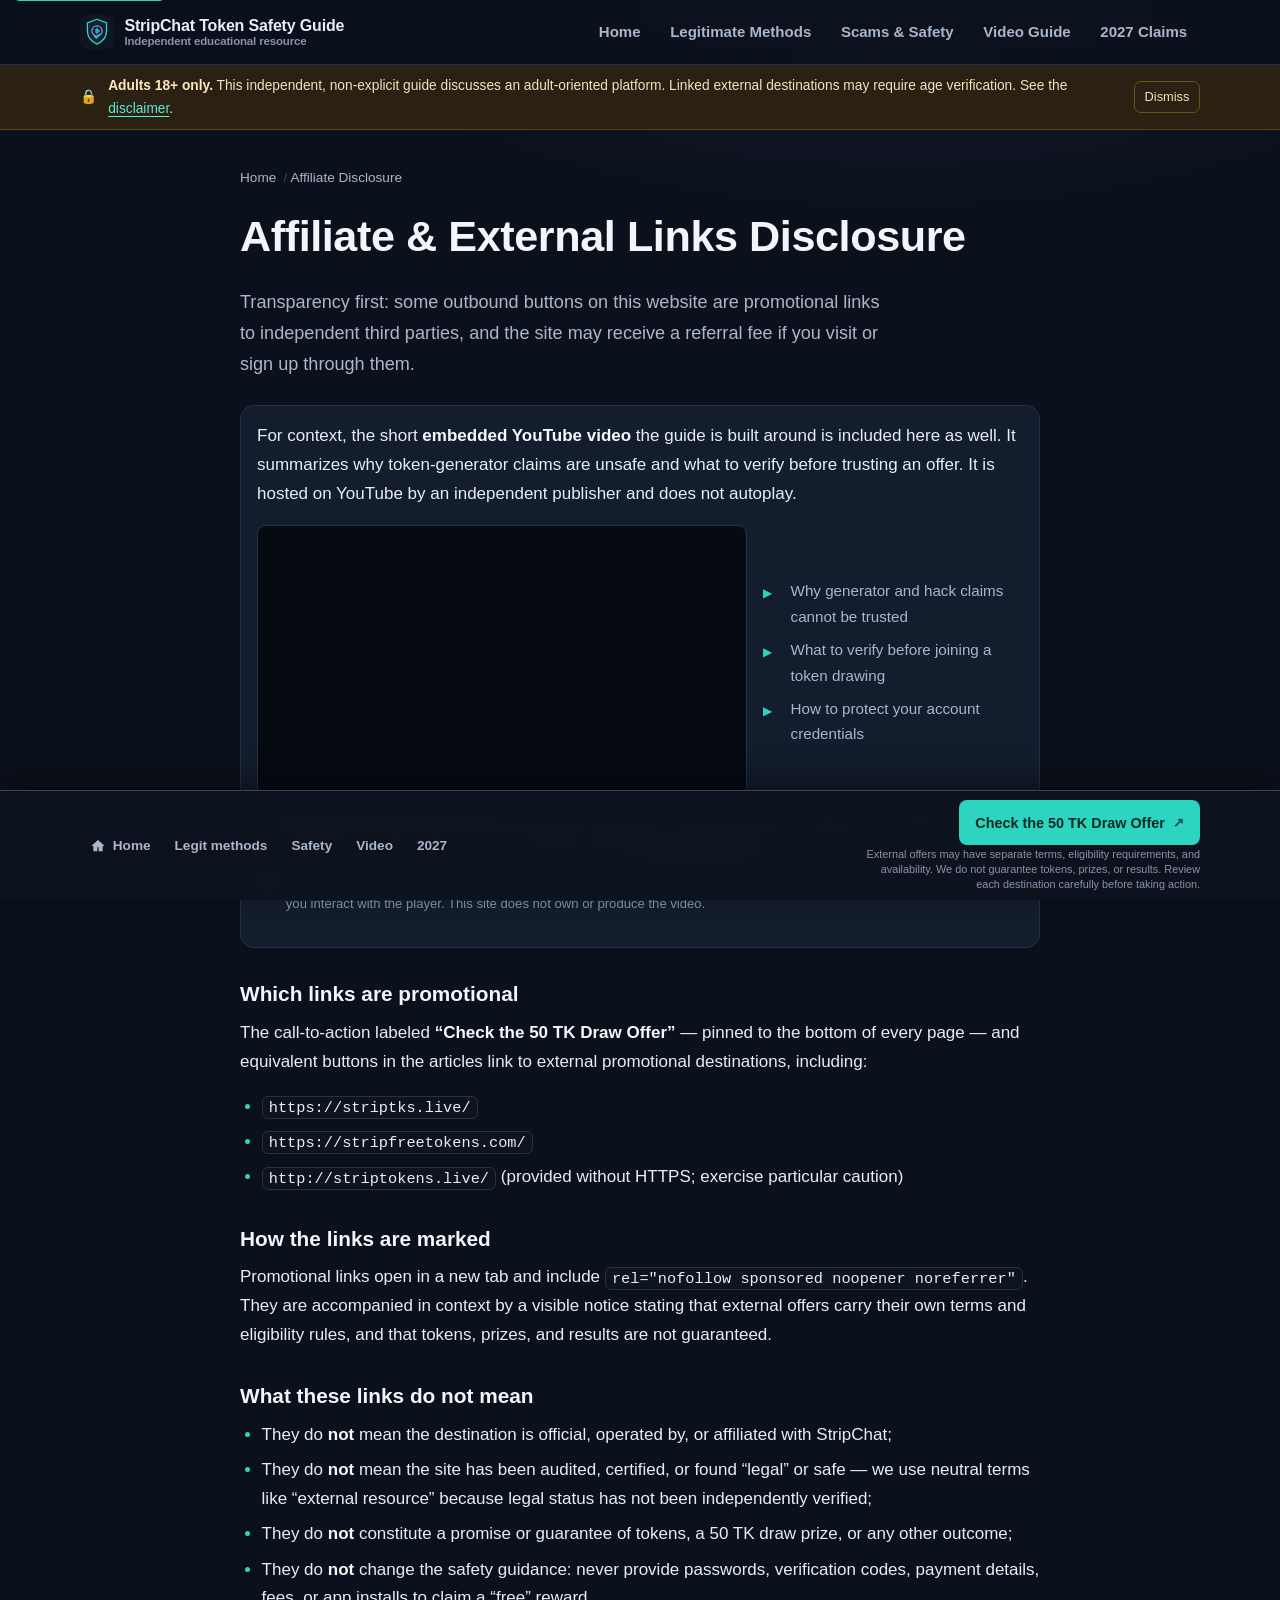
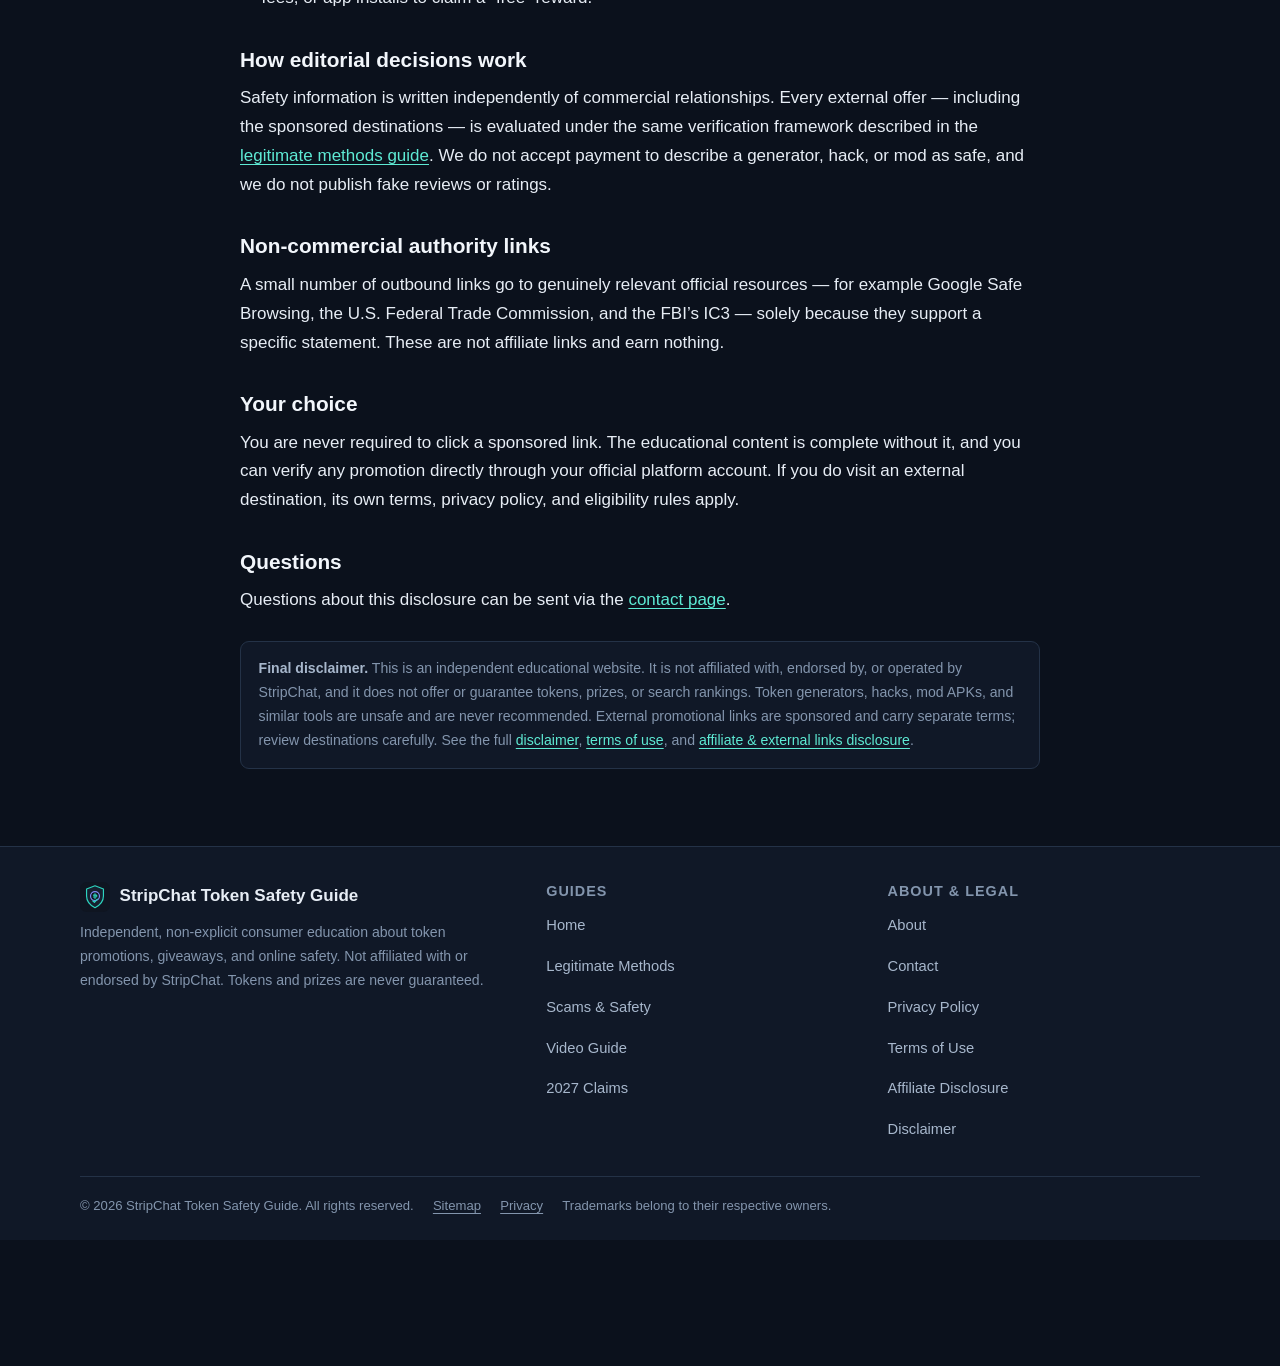
<file: affiliate-disclosure/index.html>
<!DOCTYPE html>
<html lang="en">
<head>
  <meta charset="utf-8">
  <meta name="viewport" content="width=device-width, initial-scale=1">
  <meta name="google-site-verification" content="REPLACE_WITH_AUTHORIZED_TOKEN">
  <title>Affiliate and External Links Disclosure</title>
  <meta name="description" content="How sponsored and affiliate links to external token-offer websites are used on this guide, including rel attributes, third-party destinations, and the absence of guarantees.">
  <meta name="robots" content="index, follow, max-image-preview:large">
  <link rel="canonical" href="https://lilistripmods.github.io/Strip-Mods27/affiliate-disclosure/">
  <meta property="og:locale" content="en_US">
  <meta property="og:type" content="website">
  <meta property="og:site_name" content="StripChat Token Safety Guide">
  <meta property="og:title" content="Affiliate and External Links Disclosure">
  <meta property="og:description" content="How sponsored and affiliate links to external token-offer websites are used on this guide, including rel attributes, third-party destinations, and the absence of guarantees.">
  <meta property="og:url" content="https://lilistripmods.github.io/Strip-Mods27/affiliate-disclosure/">
  <meta property="og:image" content="https://lilistripmods.github.io/Strip-Mods27/assets/img/og-image.png">
  <meta property="og:image:width" content="1200">
  <meta property="og:image:height" content="630">
  <meta property="og:image:alt" content="Shield emblem for the independent StripChat token safety guide">
  <meta name="twitter:card" content="summary_large_image">
  <meta name="twitter:title" content="Affiliate and External Links Disclosure">
  <meta name="twitter:description" content="How sponsored and affiliate links to external token-offer websites are used on this guide, including rel attributes, third-party destinations, and the absence of guarantees.">
  <meta name="twitter:image" content="https://lilistripmods.github.io/Strip-Mods27/assets/img/og-image.png">
  <meta name="twitter:label1" content="Content type">
  <meta name="twitter:data1" content="Independent safety education">
  <link rel="icon" type="image/svg+xml" href="../assets/img/favicon.svg">
  <link rel="icon" type="image/png" sizes="192x192" href="../assets/img/icon-192.png">
  <link rel="apple-touch-icon" href="../assets/img/icon-180.png">
  <link rel="manifest" href="../site.webmanifest">
  <meta name="theme-color" content="#0b111c">
  <link rel="stylesheet" href="../assets/css/style.css">
  <script type="application/ld+json">
{
  "@context": "https://schema.org",
  "@type": "BreadcrumbList",
  "itemListElement": [
    {
      "@type": "ListItem",
      "position": 1,
      "name": "Home",
      "item": "https://lilistripmods.github.io/Strip-Mods27/"
    },
    {
      "@type": "ListItem",
      "position": 2,
      "name": "Affiliate Disclosure",
      "item": "https://lilistripmods.github.io/Strip-Mods27/affiliate-disclosure/"
    }
  ]
}
</script>
</head>
<body>
<a class="skip-link" href="#main">Skip to content</a>
<header class="site-header">
  <div class="container masthead">
    <a class="brand" href="../">
      <img src="../assets/img/favicon.svg" alt="" width="34" height="34">
      <span>StripChat Token Safety Guide<small>Independent educational resource</small></span>
    </a>
    <button class="nav-toggle" type="button" aria-expanded="false" aria-controls="primary-nav">
      <span class="open" aria-hidden="true">&#9776; Menu</span><span class="close" aria-hidden="true">&#10005; Close</span>
      <span class="visually-hidden">Toggle navigation</span>
    </button>
    <nav class="primary-nav" id="primary-nav" aria-label="Primary">
      <a href="../">Home</a><a href="../legitimate-stripchat-token-methods/">Legitimate Methods</a><a href="../stripchat-token-scams-and-safety/">Scams &amp; Safety</a><a href="../stripchat-tokens-video-guide/">Video Guide</a><a href="../stripchat-tokens-free-leak-2027/">2027 Claims</a>
    </nav>
  </div>
</header>
<div class="age-notice" id="age-notice" role="note" aria-label="Adult content notice">
  <div class="container">
    <span aria-hidden="true">&#128274;</span>
    <p class="mb-0"><strong>Adults&nbsp;18+ only.</strong> This independent, non-explicit guide discusses an adult-oriented platform. Linked external destinations may require age verification. See the <a href="../disclaimer/">disclaimer</a>.</p>
    <button class="dismiss" type="button" id="age-dismiss" aria-controls="age-notice">Dismiss</button>
  </div>
</div>

<main id="main">
  <div class="container page-intro legal-body">
    <nav class="breadcrumbs" aria-label="Breadcrumb"><ol>
      <li><a href="../">Home</a></li>
      <li><span aria-current="page">Affiliate Disclosure</span></li>
    </ol></nav>
    
<h1>Affiliate &amp; External Links Disclosure</h1>
<p class="lede">Transparency first: some outbound buttons on this website are promotional links to independent third parties, and the site may receive a referral fee if you visit or sign up through them.</p>

<figure class="video-block" id="video">
  <p>For context, the short <strong>embedded YouTube video</strong> the guide is built around is included here as well. It summarizes why token-generator claims are unsafe and what to verify before trusting an offer. It is hosted on YouTube by an independent publisher and does not autoplay.</p>
  <div class="video-grid">
    <div class="video-frame">
      <iframe
        src="https://www.youtube-nocookie.com/embed/0gUquIZrdL0"
        title="Embedded YouTube video: 🚨 Stripchat Hack 2026–2027? Free Token Claims Explained (UPDATED!!), published by thenewyorkjets28" loading="lazy"
        allow="accelerometer; clipboard-write; encrypted-media; gyroscope; picture-in-picture; web-share"
        referrerpolicy="strict-origin-when-cross-origin"
        allowfullscreen></iframe>
    </div>
    <ul class="video-learn"><li>Why generator and hack claims cannot be trusted</li><li>What to verify before joining a token drawing</li><li>How to protect your account credentials</li></ul>
  </div>
  <figcaption class="video-caption"><strong>Embedded YouTube video:</strong> “🚨 Stripchat Hack 2026–2027? Free Token Claims Explained (UPDATED!!)” by the YouTube channel <strong>thenewyorkjets28</strong>.</figcaption>
  <p class="video-note">
    <svg class="icon" viewBox="0 0 24 24" aria-hidden="true"><path fill="#8395ad" d="M12 2a10 10 0 1 0 0 20 10 10 0 0 0 0-20Zm1 15h-2v-6h2v6Zm0-8h-2V7h2v2Z"/></svg>
    <span>Embedded third-party YouTube video. It does not autoplay; press play to load it. YouTube&rsquo;s terms and privacy policy apply once you interact with the player. This site does not own or produce the video.</span>
  </p>
</figure>

<div class="legal-body">
<h2>Which links are promotional</h2>
<p>The call-to-action labeled <strong>&ldquo;Check the 50 TK Draw Offer&rdquo;</strong> &mdash; pinned to the bottom of every page &mdash; and equivalent buttons in the articles link to external promotional destinations, including:</p>
<ul>
  <li><code>https://striptks.live/</code></li>
  <li><code>https://stripfreetokens.com/</code></li>
  <li><code>http://striptokens.live/</code> (provided without HTTPS; exercise particular caution)</li>
</ul>
<h2>How the links are marked</h2>
<p>Promotional links open in a new tab and include <code>rel=&quot;nofollow sponsored noopener noreferrer&quot;</code>. They are accompanied in context by a visible notice stating that external offers carry their own terms and eligibility rules, and that tokens, prizes, and results are not guaranteed.</p>
<h2>What these links do not mean</h2>
<ul>
  <li>They do <strong>not</strong> mean the destination is official, operated by, or affiliated with StripChat;</li>
  <li>They do <strong>not</strong> mean the site has been audited, certified, or found &ldquo;legal&rdquo; or safe &mdash; we use neutral terms like &ldquo;external resource&rdquo; because legal status has not been independently verified;</li>
  <li>They do <strong>not</strong> constitute a promise or guarantee of tokens, a 50&nbsp;TK draw prize, or any other outcome;</li>
  <li>They do <strong>not</strong> change the safety guidance: never provide passwords, verification codes, payment details, fees, or app installs to claim a &ldquo;free&rdquo; reward.</li>
</ul>
<h2>How editorial decisions work</h2>
<p>Safety information is written independently of commercial relationships. Every external offer &mdash; including the sponsored destinations &mdash; is evaluated under the same verification framework described in the <a href="../legitimate-stripchat-token-methods/">legitimate methods guide</a>. We do not accept payment to describe a generator, hack, or mod as safe, and we do not publish fake reviews or ratings.</p>
<h2>Non-commercial authority links</h2>
<p>A small number of outbound links go to genuinely relevant official resources &mdash; for example Google Safe Browsing, the U.S. Federal Trade Commission, and the FBI&rsquo;s IC3 &mdash; solely because they support a specific statement. These are not affiliate links and earn nothing.</p>
<h2>Your choice</h2>
<p>You are never required to click a sponsored link. The educational content is complete without it, and you can verify any promotion directly through your official platform account. If you do visit an external destination, its own terms, privacy policy, and eligibility rules apply.</p>
<h2>Questions</h2>
<p>Questions about this disclosure can be sent via the <a href="../contact/">contact page</a>.</p>
</div>

    
<aside class="disclaimer" aria-label="Final disclaimer">
  <p class="mb-0"><strong>Final disclaimer.</strong> This is an independent educational
  website. It is not affiliated with, endorsed by, or operated by StripChat, and it does
  not offer or guarantee tokens, prizes, or search rankings. Token generators, hacks,
  mod APKs, and similar tools are unsafe and are never recommended. External promotional
  links are sponsored and carry separate terms; review destinations carefully. See the
  full <a href="../disclaimer/">disclaimer</a>,
  <a href="../terms-of-use/">terms of use</a>, and
  <a href="../affiliate-disclosure/">affiliate &amp; external links disclosure</a>.</p>
</aside>

  </div>
</main>
<footer class="site-footer">
  <div class="container">
    <div class="footer-grid">
      <div>
        <div class="footer-brand">
          <img src="../assets/img/favicon.svg" alt="" width="30" height="30">
          <span>StripChat Token Safety Guide</span>
        </div>
        <p>Independent, non-explicit consumer education about token promotions, giveaways, and online safety. Not affiliated with or endorsed by StripChat. Tokens and prizes are never guaranteed.</p>
      </div>
      <nav aria-label="Guide pages">
        <h2>Guides</h2>
        <ul><li><a href="../">Home</a></li><li><a href="../legitimate-stripchat-token-methods/">Legitimate Methods</a></li><li><a href="../stripchat-token-scams-and-safety/">Scams & Safety</a></li><li><a href="../stripchat-tokens-video-guide/">Video Guide</a></li><li><a href="../stripchat-tokens-free-leak-2027/">2027 Claims</a></li></ul>
      </nav>
      <nav aria-label="Legal and editorial pages">
        <h2>About &amp; legal</h2>
        <ul><li><a href="../about/">About</a></li><li><a href="../contact/">Contact</a></li><li><a href="../privacy-policy/">Privacy Policy</a></li><li><a href="../terms-of-use/">Terms of Use</a></li><li><a href="../affiliate-disclosure/">Affiliate Disclosure</a></li><li><a href="../disclaimer/">Disclaimer</a></li></ul>
      </nav>
    </div>
    <div class="footer-bottom">
      <span>&copy; 2026 StripChat Token Safety Guide. All rights reserved.</span>
      <a href="../sitemap.xml">Sitemap</a>
      <a href="../privacy-policy/">Privacy</a>
      <span>Trademarks belong to their respective owners.</span>
    </div>
  </div>
</footer>
<div class="sticky-bar">
  <div class="sticky-bar-inner">
    <nav class="sticky-nav" aria-label="Quick links"><a href="../"><svg class="icon" viewBox="0 0 24 24" aria-hidden="true"><path fill="currentColor" d="M12 3 2 12h3v8h6v-6h2v6h6v-8h3L12 3Z"/></svg><span>Home</span></a><a href="../legitimate-stripchat-token-methods/"><span>Legit methods</span></a><a href="../stripchat-token-scams-and-safety/"><span>Safety</span></a><a href="../stripchat-tokens-video-guide/"><span>Video</span></a><a href="../stripchat-tokens-free-leak-2027/"><span>2027</span></a></nav>
    <div class="sticky-cta-wrap">
      <a class="btn btn-primary btn-sm" href="https://striptks.live/" target="_blank"
         rel="nofollow sponsored noopener noreferrer">Check the 50 TK Draw Offer</a>
      <span class="sticky-cta-note">External offers may have separate terms, eligibility requirements, and availability. We do not guarantee tokens, prizes, or results. Review each destination carefully before taking action.</span>
    </div>
  </div>
</div>

<script src="../assets/js/main.js" defer></script>
</body>
</html>
</file>
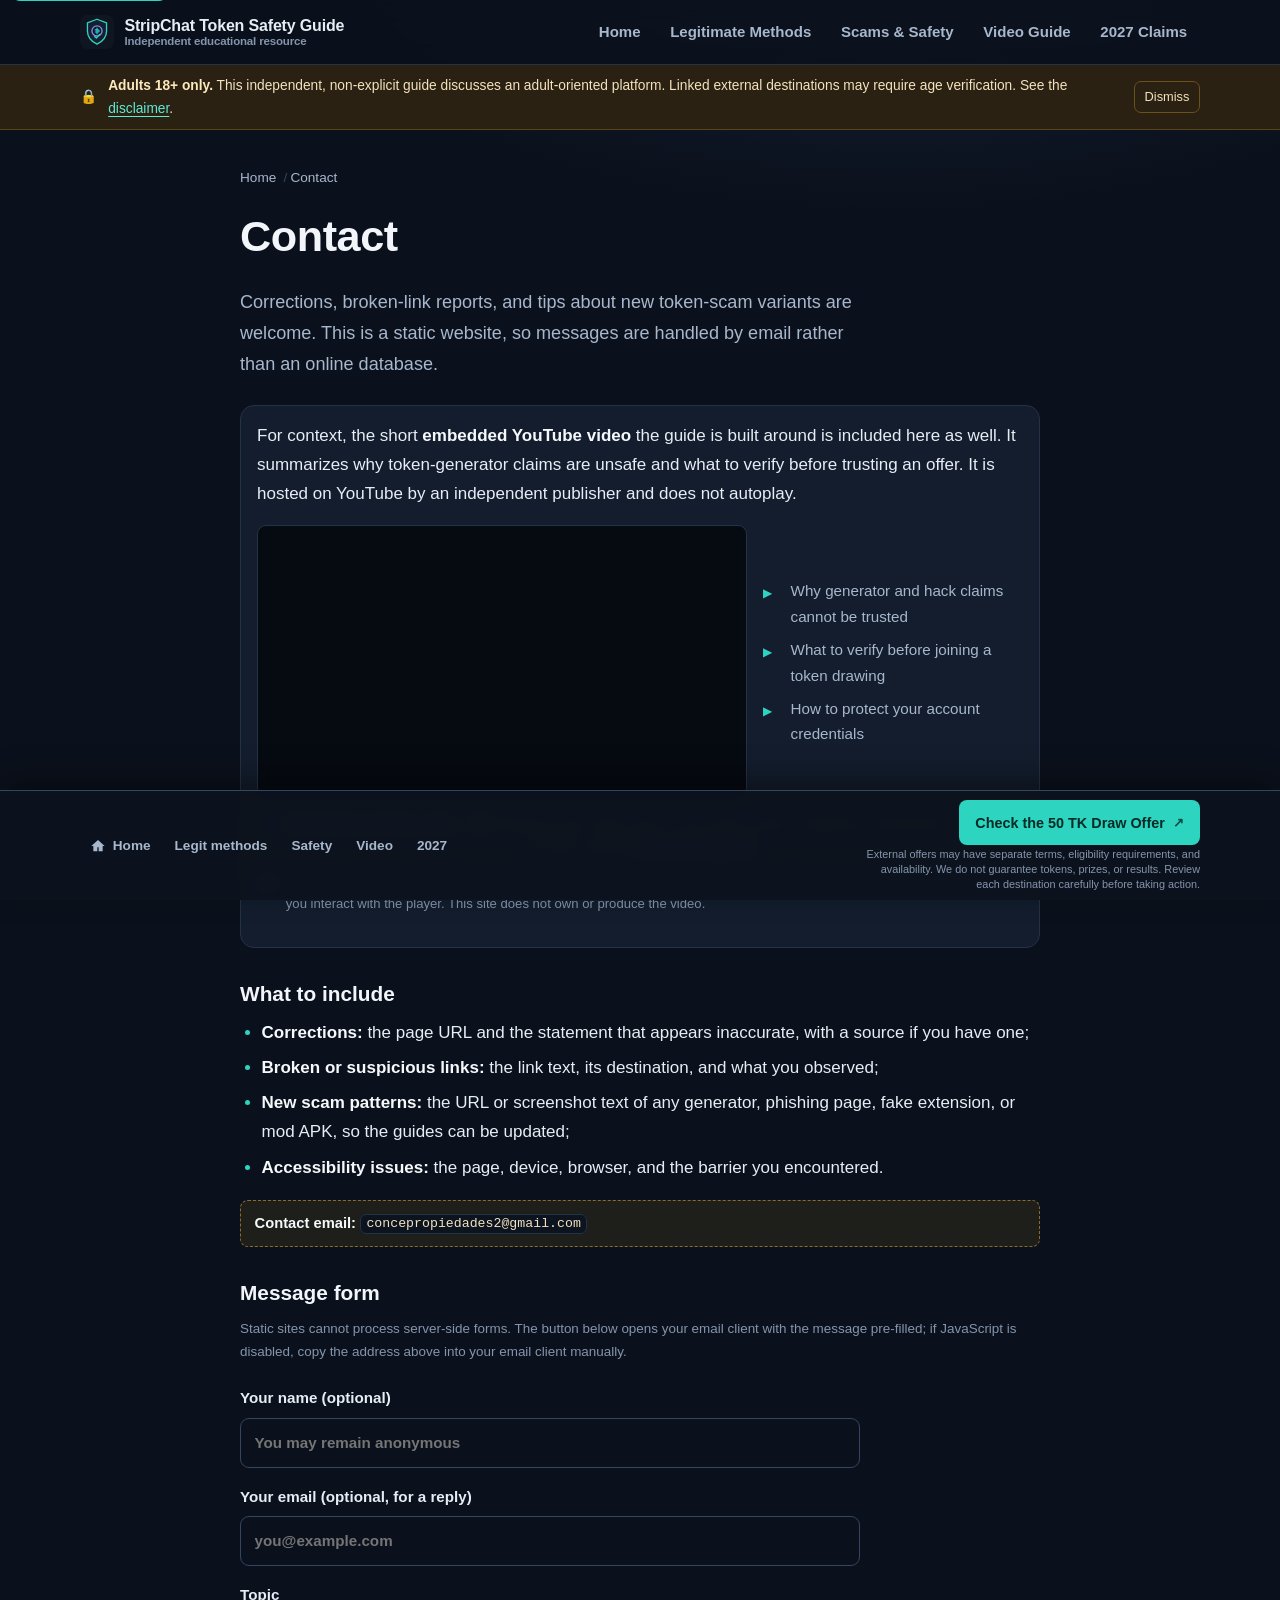
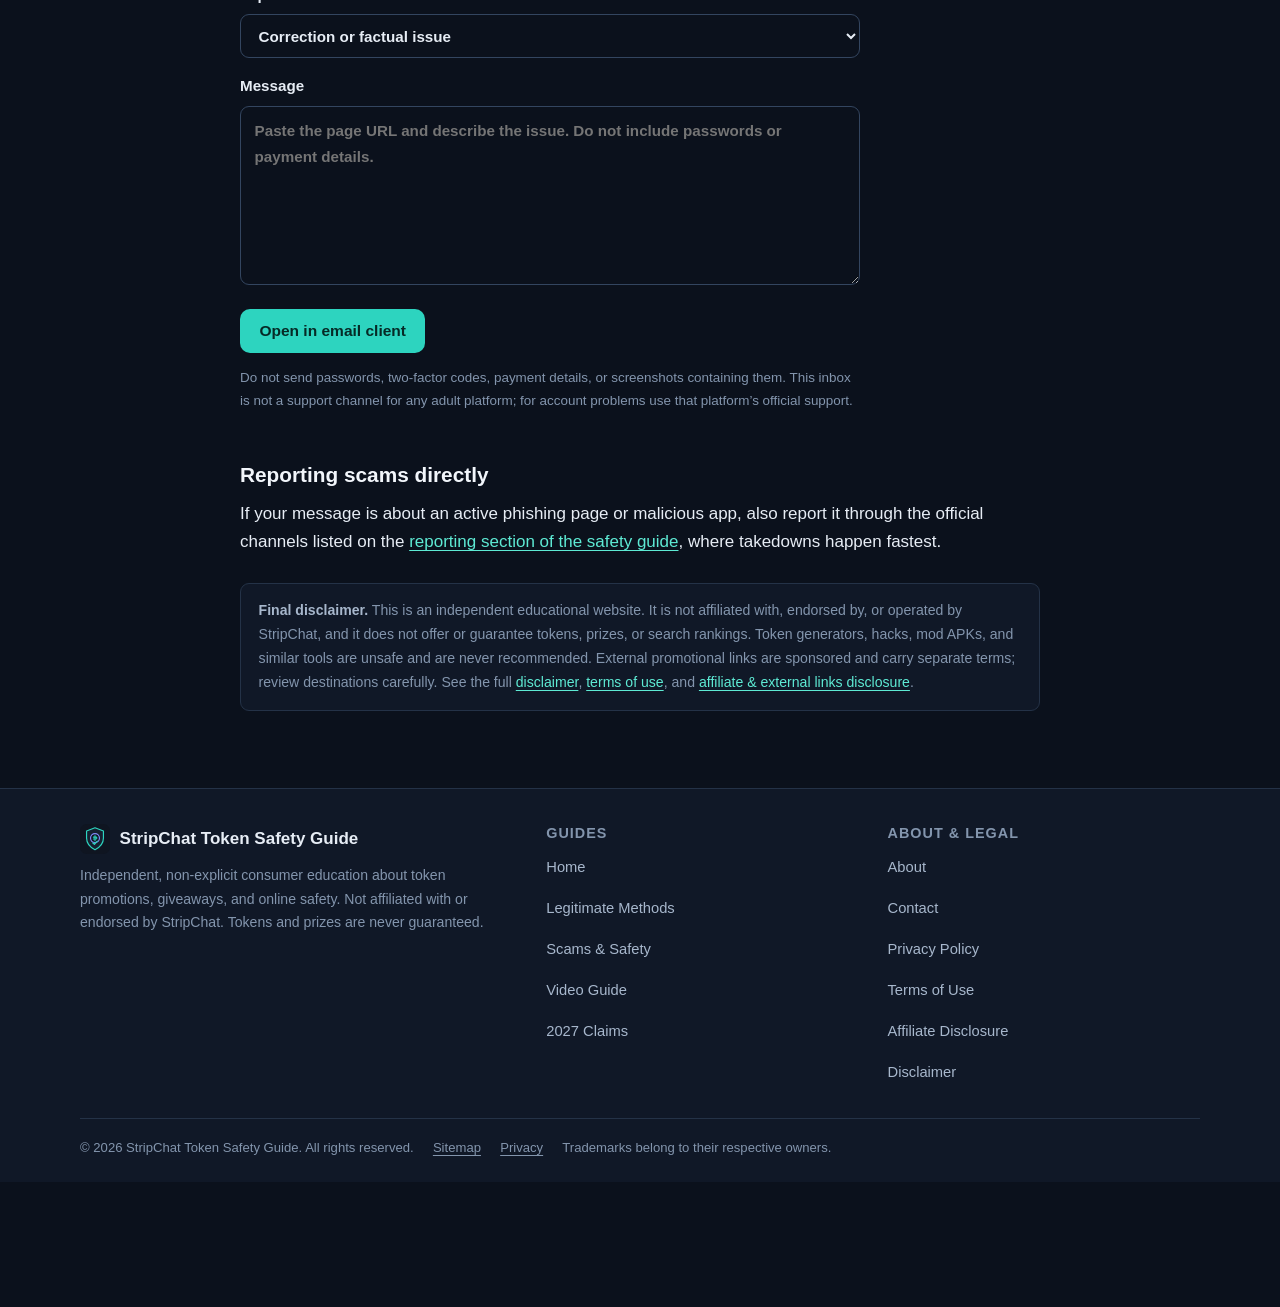
<file: contact/index.html>
<!DOCTYPE html>
<html lang="en">
<head>
  <meta charset="utf-8">
  <meta name="viewport" content="width=device-width, initial-scale=1">
  <meta name="google-site-verification" content="REPLACE_WITH_AUTHORIZED_TOKEN">
  <title>Contact: Report a Broken Link, Correction, or Suspicious Offer</title>
  <meta name="description" content="How to contact the editors of the StripChat token safety guide about corrections, broken links, accessibility issues, or reports of suspicious token offers.">
  <meta name="robots" content="index, follow, max-image-preview:large">
  <link rel="canonical" href="https://lilistripmods.github.io/Strip-Mods27/contact/">
  <meta property="og:locale" content="en_US">
  <meta property="og:type" content="website">
  <meta property="og:site_name" content="StripChat Token Safety Guide">
  <meta property="og:title" content="Contact: Report a Broken Link, Correction, or Suspicious Offer">
  <meta property="og:description" content="How to contact the editors of the StripChat token safety guide about corrections, broken links, accessibility issues, or reports of suspicious token offers.">
  <meta property="og:url" content="https://lilistripmods.github.io/Strip-Mods27/contact/">
  <meta property="og:image" content="https://lilistripmods.github.io/Strip-Mods27/assets/img/og-image.png">
  <meta property="og:image:width" content="1200">
  <meta property="og:image:height" content="630">
  <meta property="og:image:alt" content="Shield emblem for the independent StripChat token safety guide">
  <meta name="twitter:card" content="summary_large_image">
  <meta name="twitter:title" content="Contact: Report a Broken Link, Correction, or Suspicious Offer">
  <meta name="twitter:description" content="How to contact the editors of the StripChat token safety guide about corrections, broken links, accessibility issues, or reports of suspicious token offers.">
  <meta name="twitter:image" content="https://lilistripmods.github.io/Strip-Mods27/assets/img/og-image.png">
  <meta name="twitter:label1" content="Content type">
  <meta name="twitter:data1" content="Independent safety education">
  <link rel="icon" type="image/svg+xml" href="../assets/img/favicon.svg">
  <link rel="icon" type="image/png" sizes="192x192" href="../assets/img/icon-192.png">
  <link rel="apple-touch-icon" href="../assets/img/icon-180.png">
  <link rel="manifest" href="../site.webmanifest">
  <meta name="theme-color" content="#0b111c">
  <link rel="stylesheet" href="../assets/css/style.css">
  <script type="application/ld+json">
{
  "@context": "https://schema.org",
  "@type": "BreadcrumbList",
  "itemListElement": [
    {
      "@type": "ListItem",
      "position": 1,
      "name": "Home",
      "item": "https://lilistripmods.github.io/Strip-Mods27/"
    },
    {
      "@type": "ListItem",
      "position": 2,
      "name": "Contact",
      "item": "https://lilistripmods.github.io/Strip-Mods27/contact/"
    }
  ]
}
</script>
</head>
<body>
<a class="skip-link" href="#main">Skip to content</a>
<header class="site-header">
  <div class="container masthead">
    <a class="brand" href="../">
      <img src="../assets/img/favicon.svg" alt="" width="34" height="34">
      <span>StripChat Token Safety Guide<small>Independent educational resource</small></span>
    </a>
    <button class="nav-toggle" type="button" aria-expanded="false" aria-controls="primary-nav">
      <span class="open" aria-hidden="true">&#9776; Menu</span><span class="close" aria-hidden="true">&#10005; Close</span>
      <span class="visually-hidden">Toggle navigation</span>
    </button>
    <nav class="primary-nav" id="primary-nav" aria-label="Primary">
      <a href="../">Home</a><a href="../legitimate-stripchat-token-methods/">Legitimate Methods</a><a href="../stripchat-token-scams-and-safety/">Scams &amp; Safety</a><a href="../stripchat-tokens-video-guide/">Video Guide</a><a href="../stripchat-tokens-free-leak-2027/">2027 Claims</a>
    </nav>
  </div>
</header>
<div class="age-notice" id="age-notice" role="note" aria-label="Adult content notice">
  <div class="container">
    <span aria-hidden="true">&#128274;</span>
    <p class="mb-0"><strong>Adults&nbsp;18+ only.</strong> This independent, non-explicit guide discusses an adult-oriented platform. Linked external destinations may require age verification. See the <a href="../disclaimer/">disclaimer</a>.</p>
    <button class="dismiss" type="button" id="age-dismiss" aria-controls="age-notice">Dismiss</button>
  </div>
</div>

<main id="main">
  <div class="container page-intro legal-body">
    <nav class="breadcrumbs" aria-label="Breadcrumb"><ol>
      <li><a href="../">Home</a></li>
      <li><span aria-current="page">Contact</span></li>
    </ol></nav>
    
<h1>Contact</h1>
<p class="lede">Corrections, broken-link reports, and tips about new token-scam variants are welcome. This is a static website, so messages are handled by email rather than an online database.</p>

<figure class="video-block" id="video">
  <p>For context, the short <strong>embedded YouTube video</strong> the guide is built around is included here as well. It summarizes why token-generator claims are unsafe and what to verify before trusting an offer. It is hosted on YouTube by an independent publisher and does not autoplay.</p>
  <div class="video-grid">
    <div class="video-frame">
      <iframe
        src="https://www.youtube-nocookie.com/embed/0gUquIZrdL0"
        title="Embedded YouTube video: 🚨 Stripchat Hack 2026–2027? Free Token Claims Explained (UPDATED!!), published by thenewyorkjets28" loading="lazy"
        allow="accelerometer; clipboard-write; encrypted-media; gyroscope; picture-in-picture; web-share"
        referrerpolicy="strict-origin-when-cross-origin"
        allowfullscreen></iframe>
    </div>
    <ul class="video-learn"><li>Why generator and hack claims cannot be trusted</li><li>What to verify before joining a token drawing</li><li>How to protect your account credentials</li></ul>
  </div>
  <figcaption class="video-caption"><strong>Embedded YouTube video:</strong> “🚨 Stripchat Hack 2026–2027? Free Token Claims Explained (UPDATED!!)” by the YouTube channel <strong>thenewyorkjets28</strong>.</figcaption>
  <p class="video-note">
    <svg class="icon" viewBox="0 0 24 24" aria-hidden="true"><path fill="#8395ad" d="M12 2a10 10 0 1 0 0 20 10 10 0 0 0 0-20Zm1 15h-2v-6h2v6Zm0-8h-2V7h2v2Z"/></svg>
    <span>Embedded third-party YouTube video. It does not autoplay; press play to load it. YouTube&rsquo;s terms and privacy policy apply once you interact with the player. This site does not own or produce the video.</span>
  </p>
</figure>

<div class="legal-body">
<h2>What to include</h2>
<ul>
  <li><strong>Corrections:</strong> the page URL and the statement that appears inaccurate, with a source if you have one;</li>
  <li><strong>Broken or suspicious links:</strong> the link text, its destination, and what you observed;</li>
  <li><strong>New scam patterns:</strong> the URL or screenshot text of any generator, phishing page, fake extension, or mod APK, so the guides can be updated;</li>
  <li><strong>Accessibility issues:</strong> the page, device, browser, and the barrier you encountered.</li>
</ul>
<div class="placeholder-line">
<strong>Contact email:</strong>
<code>concepropiedades2@gmail.com</code>
</div>
<h2>Message form</h2>
<p class="form-note">Static sites cannot process server-side forms. The button below opens your email client with the message pre-filled; if JavaScript is disabled, copy the address above into your email client manually.</p>
<form class="contact-form" id="contact-form" data-to="concepropiedades2@gmail.com">
  <div>
    <label for="cf-name">Your name (optional)
      <input id="cf-name" name="name" type="text" autocomplete="name" placeholder="You may remain anonymous">
    </label>
  </div>
  <div>
    <label for="cf-email">Your email (optional, for a reply)
      <input id="cf-email" name="email" type="email" autocomplete="email" placeholder="you@example.com">
    </label>
  </div>
  <div>
    <label for="cf-topic">Topic
      <select id="cf-topic" name="topic">
        <option>Correction or factual issue</option>
        <option>Broken link</option>
        <option>Report a suspicious token offer</option>
        <option>Accessibility issue</option>
        <option>Other</option>
      </select>
    </label>
  </div>
  <div>
    <label for="cf-message">Message
      <textarea id="cf-message" name="message" rows="6" required placeholder="Paste the page URL and describe the issue. Do not include passwords or payment details."></textarea>
    </label>
  </div>
  <button type="submit" class="btn btn-primary">Open in email client</button>
  <p class="form-note">Do not send passwords, two-factor codes, payment details, or screenshots containing them. This inbox is not a support channel for any adult platform; for account problems use that platform&rsquo;s official support.</p>
</form>
<h2>Reporting scams directly</h2>
<p>If your message is about an active phishing page or malicious app, also report it through the official channels listed on the <a href="../stripchat-token-scams-and-safety/#reporting">reporting section of the safety guide</a>, where takedowns happen fastest.</p>
</div>

    
<aside class="disclaimer" aria-label="Final disclaimer">
  <p class="mb-0"><strong>Final disclaimer.</strong> This is an independent educational
  website. It is not affiliated with, endorsed by, or operated by StripChat, and it does
  not offer or guarantee tokens, prizes, or search rankings. Token generators, hacks,
  mod APKs, and similar tools are unsafe and are never recommended. External promotional
  links are sponsored and carry separate terms; review destinations carefully. See the
  full <a href="../disclaimer/">disclaimer</a>,
  <a href="../terms-of-use/">terms of use</a>, and
  <a href="../affiliate-disclosure/">affiliate &amp; external links disclosure</a>.</p>
</aside>

  </div>
</main>
<footer class="site-footer">
  <div class="container">
    <div class="footer-grid">
      <div>
        <div class="footer-brand">
          <img src="../assets/img/favicon.svg" alt="" width="30" height="30">
          <span>StripChat Token Safety Guide</span>
        </div>
        <p>Independent, non-explicit consumer education about token promotions, giveaways, and online safety. Not affiliated with or endorsed by StripChat. Tokens and prizes are never guaranteed.</p>
      </div>
      <nav aria-label="Guide pages">
        <h2>Guides</h2>
        <ul><li><a href="../">Home</a></li><li><a href="../legitimate-stripchat-token-methods/">Legitimate Methods</a></li><li><a href="../stripchat-token-scams-and-safety/">Scams & Safety</a></li><li><a href="../stripchat-tokens-video-guide/">Video Guide</a></li><li><a href="../stripchat-tokens-free-leak-2027/">2027 Claims</a></li></ul>
      </nav>
      <nav aria-label="Legal and editorial pages">
        <h2>About &amp; legal</h2>
        <ul><li><a href="../about/">About</a></li><li><a href="../contact/">Contact</a></li><li><a href="../privacy-policy/">Privacy Policy</a></li><li><a href="../terms-of-use/">Terms of Use</a></li><li><a href="../affiliate-disclosure/">Affiliate Disclosure</a></li><li><a href="../disclaimer/">Disclaimer</a></li></ul>
      </nav>
    </div>
    <div class="footer-bottom">
      <span>&copy; 2026 StripChat Token Safety Guide. All rights reserved.</span>
      <a href="../sitemap.xml">Sitemap</a>
      <a href="../privacy-policy/">Privacy</a>
      <span>Trademarks belong to their respective owners.</span>
    </div>
  </div>
</footer>
<div class="sticky-bar">
  <div class="sticky-bar-inner">
    <nav class="sticky-nav" aria-label="Quick links"><a href="../"><svg class="icon" viewBox="0 0 24 24" aria-hidden="true"><path fill="currentColor" d="M12 3 2 12h3v8h6v-6h2v6h6v-8h3L12 3Z"/></svg><span>Home</span></a><a href="../legitimate-stripchat-token-methods/"><span>Legit methods</span></a><a href="../stripchat-token-scams-and-safety/"><span>Safety</span></a><a href="../stripchat-tokens-video-guide/"><span>Video</span></a><a href="../stripchat-tokens-free-leak-2027/"><span>2027</span></a></nav>
    <div class="sticky-cta-wrap">
      <a class="btn btn-primary btn-sm" href="https://striptks.live/" target="_blank"
         rel="nofollow sponsored noopener noreferrer">Check the 50 TK Draw Offer</a>
      <span class="sticky-cta-note">External offers may have separate terms, eligibility requirements, and availability. We do not guarantee tokens, prizes, or results. Review each destination carefully before taking action.</span>
    </div>
  </div>
</div>

<script src="../assets/js/main.js" defer></script>
</body>
</html>
</file>
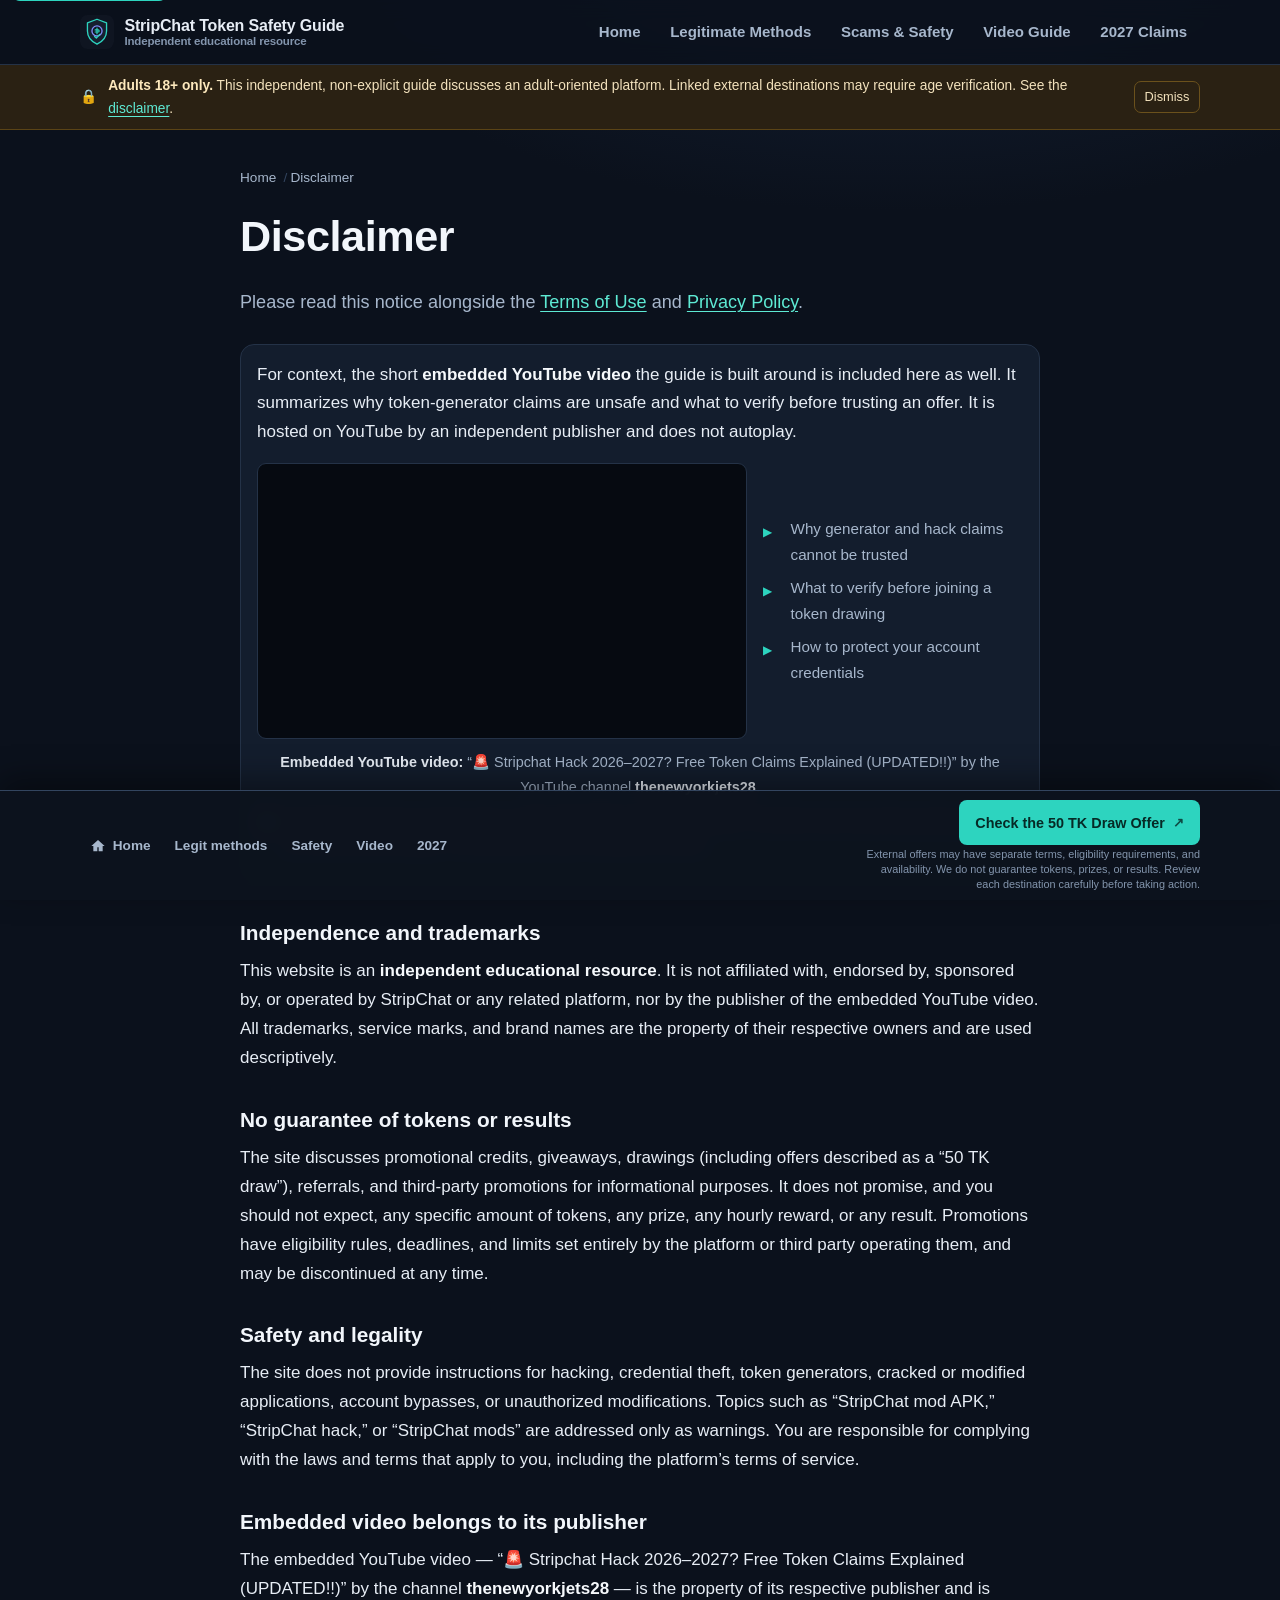
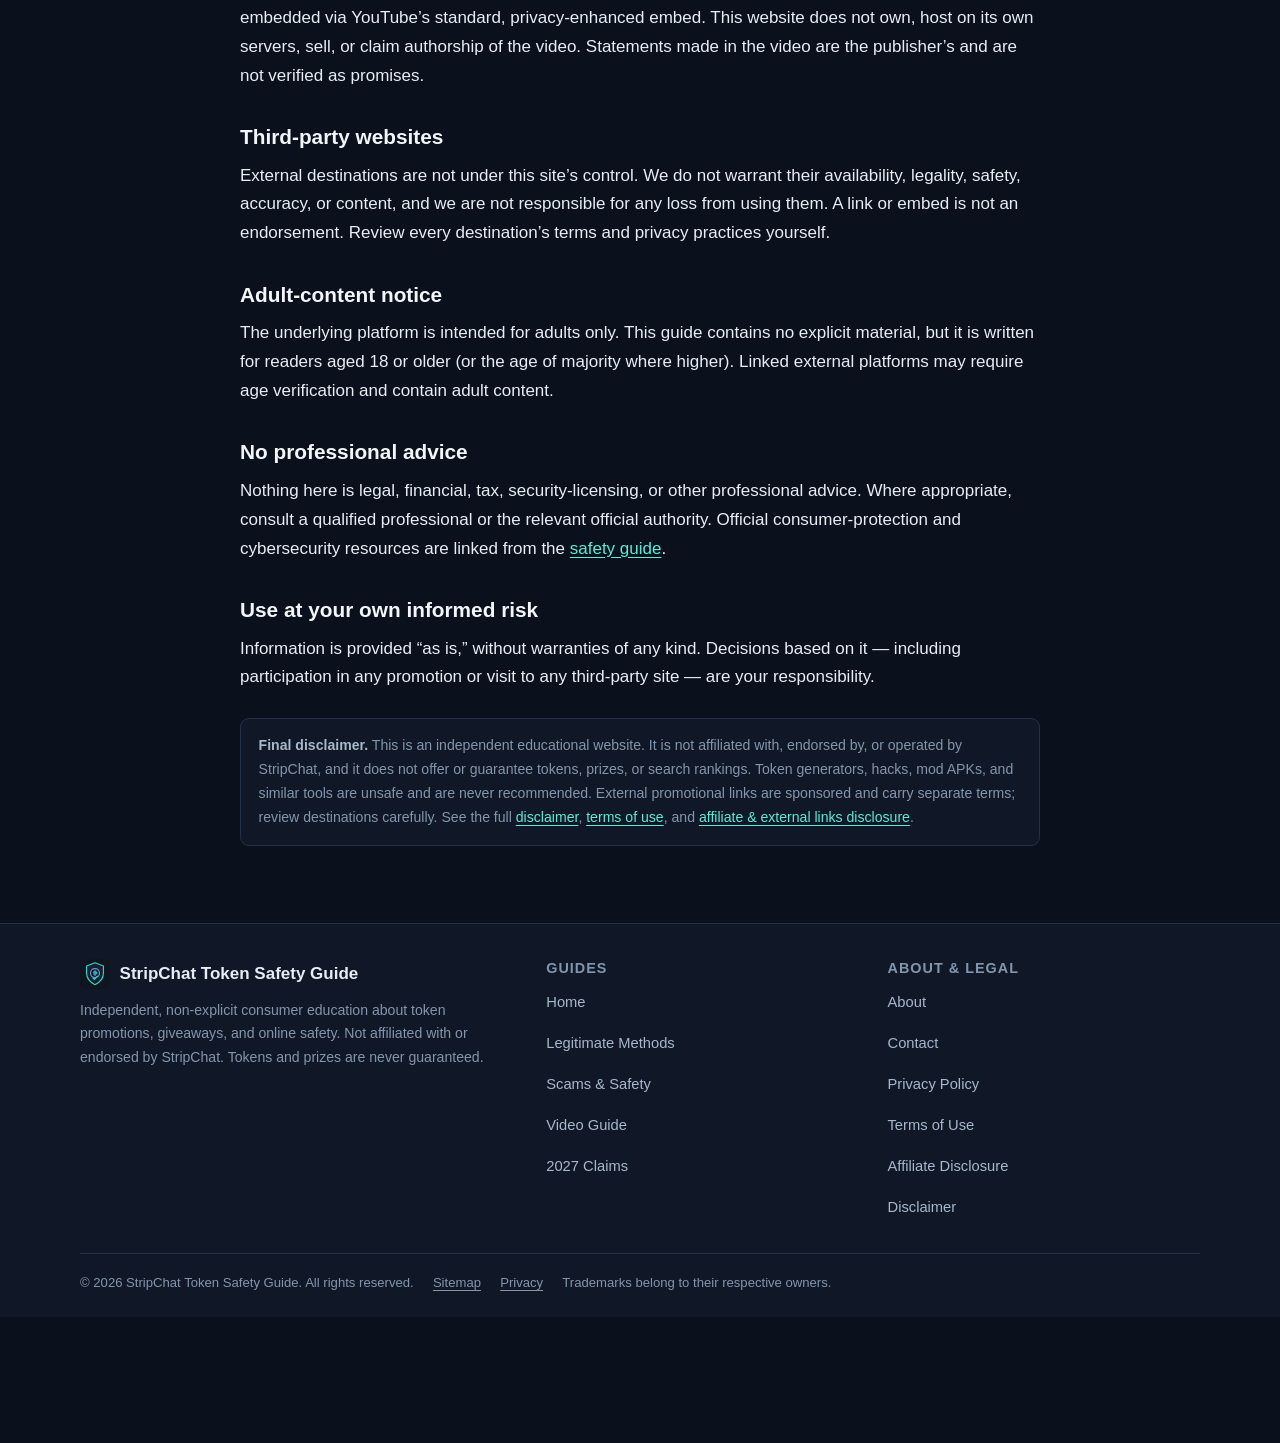
<file: disclaimer/index.html>
<!DOCTYPE html>
<html lang="en">
<head>
  <meta charset="utf-8">
  <meta name="viewport" content="width=device-width, initial-scale=1">
  <meta name="google-site-verification" content="REPLACE_WITH_AUTHORIZED_TOKEN">
  <title>Disclaimer: Independent Guide, No Affiliation, and Adult Content</title>
  <meta name="description" content="General disclaimer for the StripChat token safety guide: independent status, no affiliation with StripChat, third-party video and links, adult-content notice, and no guarantees.">
  <meta name="robots" content="index, follow, max-image-preview:large">
  <link rel="canonical" href="https://lilistripmods.github.io/Strip-Mods27/disclaimer/">
  <meta property="og:locale" content="en_US">
  <meta property="og:type" content="website">
  <meta property="og:site_name" content="StripChat Token Safety Guide">
  <meta property="og:title" content="Disclaimer: Independent Guide, No Affiliation, and Adult Content">
  <meta property="og:description" content="General disclaimer for the StripChat token safety guide: independent status, no affiliation with StripChat, third-party video and links, adult-content notice, and no guarantees.">
  <meta property="og:url" content="https://lilistripmods.github.io/Strip-Mods27/disclaimer/">
  <meta property="og:image" content="https://lilistripmods.github.io/Strip-Mods27/assets/img/og-image.png">
  <meta property="og:image:width" content="1200">
  <meta property="og:image:height" content="630">
  <meta property="og:image:alt" content="Shield emblem for the independent StripChat token safety guide">
  <meta name="twitter:card" content="summary_large_image">
  <meta name="twitter:title" content="Disclaimer: Independent Guide, No Affiliation, and Adult Content">
  <meta name="twitter:description" content="General disclaimer for the StripChat token safety guide: independent status, no affiliation with StripChat, third-party video and links, adult-content notice, and no guarantees.">
  <meta name="twitter:image" content="https://lilistripmods.github.io/Strip-Mods27/assets/img/og-image.png">
  <meta name="twitter:label1" content="Content type">
  <meta name="twitter:data1" content="Independent safety education">
  <link rel="icon" type="image/svg+xml" href="../assets/img/favicon.svg">
  <link rel="icon" type="image/png" sizes="192x192" href="../assets/img/icon-192.png">
  <link rel="apple-touch-icon" href="../assets/img/icon-180.png">
  <link rel="manifest" href="../site.webmanifest">
  <meta name="theme-color" content="#0b111c">
  <link rel="stylesheet" href="../assets/css/style.css">
  <script type="application/ld+json">
{
  "@context": "https://schema.org",
  "@type": "BreadcrumbList",
  "itemListElement": [
    {
      "@type": "ListItem",
      "position": 1,
      "name": "Home",
      "item": "https://lilistripmods.github.io/Strip-Mods27/"
    },
    {
      "@type": "ListItem",
      "position": 2,
      "name": "Disclaimer",
      "item": "https://lilistripmods.github.io/Strip-Mods27/disclaimer/"
    }
  ]
}
</script>
</head>
<body>
<a class="skip-link" href="#main">Skip to content</a>
<header class="site-header">
  <div class="container masthead">
    <a class="brand" href="../">
      <img src="../assets/img/favicon.svg" alt="" width="34" height="34">
      <span>StripChat Token Safety Guide<small>Independent educational resource</small></span>
    </a>
    <button class="nav-toggle" type="button" aria-expanded="false" aria-controls="primary-nav">
      <span class="open" aria-hidden="true">&#9776; Menu</span><span class="close" aria-hidden="true">&#10005; Close</span>
      <span class="visually-hidden">Toggle navigation</span>
    </button>
    <nav class="primary-nav" id="primary-nav" aria-label="Primary">
      <a href="../">Home</a><a href="../legitimate-stripchat-token-methods/">Legitimate Methods</a><a href="../stripchat-token-scams-and-safety/">Scams &amp; Safety</a><a href="../stripchat-tokens-video-guide/">Video Guide</a><a href="../stripchat-tokens-free-leak-2027/">2027 Claims</a>
    </nav>
  </div>
</header>
<div class="age-notice" id="age-notice" role="note" aria-label="Adult content notice">
  <div class="container">
    <span aria-hidden="true">&#128274;</span>
    <p class="mb-0"><strong>Adults&nbsp;18+ only.</strong> This independent, non-explicit guide discusses an adult-oriented platform. Linked external destinations may require age verification. See the <a href="../disclaimer/">disclaimer</a>.</p>
    <button class="dismiss" type="button" id="age-dismiss" aria-controls="age-notice">Dismiss</button>
  </div>
</div>

<main id="main">
  <div class="container page-intro legal-body">
    <nav class="breadcrumbs" aria-label="Breadcrumb"><ol>
      <li><a href="../">Home</a></li>
      <li><span aria-current="page">Disclaimer</span></li>
    </ol></nav>
    
<h1>Disclaimer</h1>
<p class="lede">Please read this notice alongside the <a href="../terms-of-use/">Terms of Use</a> and <a href="../privacy-policy/">Privacy Policy</a>.</p>

<figure class="video-block" id="video">
  <p>For context, the short <strong>embedded YouTube video</strong> the guide is built around is included here as well. It summarizes why token-generator claims are unsafe and what to verify before trusting an offer. It is hosted on YouTube by an independent publisher and does not autoplay.</p>
  <div class="video-grid">
    <div class="video-frame">
      <iframe
        src="https://www.youtube-nocookie.com/embed/0gUquIZrdL0"
        title="Embedded YouTube video: 🚨 Stripchat Hack 2026–2027? Free Token Claims Explained (UPDATED!!), published by thenewyorkjets28" loading="lazy"
        allow="accelerometer; clipboard-write; encrypted-media; gyroscope; picture-in-picture; web-share"
        referrerpolicy="strict-origin-when-cross-origin"
        allowfullscreen></iframe>
    </div>
    <ul class="video-learn"><li>Why generator and hack claims cannot be trusted</li><li>What to verify before joining a token drawing</li><li>How to protect your account credentials</li></ul>
  </div>
  <figcaption class="video-caption"><strong>Embedded YouTube video:</strong> “🚨 Stripchat Hack 2026–2027? Free Token Claims Explained (UPDATED!!)” by the YouTube channel <strong>thenewyorkjets28</strong>.</figcaption>
  <p class="video-note">
    <svg class="icon" viewBox="0 0 24 24" aria-hidden="true"><path fill="#8395ad" d="M12 2a10 10 0 1 0 0 20 10 10 0 0 0 0-20Zm1 15h-2v-6h2v6Zm0-8h-2V7h2v2Z"/></svg>
    <span>Embedded third-party YouTube video. It does not autoplay; press play to load it. YouTube&rsquo;s terms and privacy policy apply once you interact with the player. This site does not own or produce the video.</span>
  </p>
</figure>

<div class="legal-body">
<h2>Independence and trademarks</h2>
<p>This website is an <strong>independent educational resource</strong>. It is not affiliated with, endorsed by, sponsored by, or operated by StripChat or any related platform, nor by the publisher of the embedded YouTube video. All trademarks, service marks, and brand names are the property of their respective owners and are used descriptively.</p>
<h2>No guarantee of tokens or results</h2>
<p>The site discusses promotional credits, giveaways, drawings (including offers described as a &ldquo;50&nbsp;TK draw&rdquo;), referrals, and third-party promotions for informational purposes. It does not promise, and you should not expect, any specific amount of tokens, any prize, any hourly reward, or any result. Promotions have eligibility rules, deadlines, and limits set entirely by the platform or third party operating them, and may be discontinued at any time.</p>
<h2>Safety and legality</h2>
<p>The site does not provide instructions for hacking, credential theft, token generators, cracked or modified applications, account bypasses, or unauthorized modifications. Topics such as &ldquo;StripChat mod APK,&rdquo; &ldquo;StripChat hack,&rdquo; or &ldquo;StripChat mods&rdquo; are addressed only as warnings. You are responsible for complying with the laws and terms that apply to you, including the platform&rsquo;s terms of service.</p>
<h2>Embedded video belongs to its publisher</h2>
<p>The embedded YouTube video &mdash; &ldquo;🚨 Stripchat Hack 2026&ndash;2027? Free Token Claims Explained (UPDATED!!)&rdquo; by the channel <strong>thenewyorkjets28</strong> &mdash; is the property of its respective publisher and is embedded via YouTube&rsquo;s standard, privacy-enhanced embed. This website does not own, host on its own servers, sell, or claim authorship of the video. Statements made in the video are the publisher&rsquo;s and are not verified as promises.</p>
<h2>Third-party websites</h2>
<p>External destinations are not under this site&rsquo;s control. We do not warrant their availability, legality, safety, accuracy, or content, and we are not responsible for any loss from using them. A link or embed is not an endorsement. Review every destination&rsquo;s terms and privacy practices yourself.</p>
<h2>Adult-content notice</h2>
<p>The underlying platform is intended for adults only. This guide contains no explicit material, but it is written for readers aged 18 or older (or the age of majority where higher). Linked external platforms may require age verification and contain adult content.</p>
<h2>No professional advice</h2>
<p>Nothing here is legal, financial, tax, security-licensing, or other professional advice. Where appropriate, consult a qualified professional or the relevant official authority. Official consumer-protection and cybersecurity resources are linked from the <a href="../stripchat-token-scams-and-safety/">safety guide</a>.</p>
<h2>Use at your own informed risk</h2>
<p>Information is provided &ldquo;as is,&rdquo; without warranties of any kind. Decisions based on it &mdash; including participation in any promotion or visit to any third-party site &mdash; are your responsibility.</p>
</div>

    
<aside class="disclaimer" aria-label="Final disclaimer">
  <p class="mb-0"><strong>Final disclaimer.</strong> This is an independent educational
  website. It is not affiliated with, endorsed by, or operated by StripChat, and it does
  not offer or guarantee tokens, prizes, or search rankings. Token generators, hacks,
  mod APKs, and similar tools are unsafe and are never recommended. External promotional
  links are sponsored and carry separate terms; review destinations carefully. See the
  full <a href="../disclaimer/">disclaimer</a>,
  <a href="../terms-of-use/">terms of use</a>, and
  <a href="../affiliate-disclosure/">affiliate &amp; external links disclosure</a>.</p>
</aside>

  </div>
</main>
<footer class="site-footer">
  <div class="container">
    <div class="footer-grid">
      <div>
        <div class="footer-brand">
          <img src="../assets/img/favicon.svg" alt="" width="30" height="30">
          <span>StripChat Token Safety Guide</span>
        </div>
        <p>Independent, non-explicit consumer education about token promotions, giveaways, and online safety. Not affiliated with or endorsed by StripChat. Tokens and prizes are never guaranteed.</p>
      </div>
      <nav aria-label="Guide pages">
        <h2>Guides</h2>
        <ul><li><a href="../">Home</a></li><li><a href="../legitimate-stripchat-token-methods/">Legitimate Methods</a></li><li><a href="../stripchat-token-scams-and-safety/">Scams & Safety</a></li><li><a href="../stripchat-tokens-video-guide/">Video Guide</a></li><li><a href="../stripchat-tokens-free-leak-2027/">2027 Claims</a></li></ul>
      </nav>
      <nav aria-label="Legal and editorial pages">
        <h2>About &amp; legal</h2>
        <ul><li><a href="../about/">About</a></li><li><a href="../contact/">Contact</a></li><li><a href="../privacy-policy/">Privacy Policy</a></li><li><a href="../terms-of-use/">Terms of Use</a></li><li><a href="../affiliate-disclosure/">Affiliate Disclosure</a></li><li><a href="../disclaimer/">Disclaimer</a></li></ul>
      </nav>
    </div>
    <div class="footer-bottom">
      <span>&copy; 2026 StripChat Token Safety Guide. All rights reserved.</span>
      <a href="../sitemap.xml">Sitemap</a>
      <a href="../privacy-policy/">Privacy</a>
      <span>Trademarks belong to their respective owners.</span>
    </div>
  </div>
</footer>
<div class="sticky-bar">
  <div class="sticky-bar-inner">
    <nav class="sticky-nav" aria-label="Quick links"><a href="../"><svg class="icon" viewBox="0 0 24 24" aria-hidden="true"><path fill="currentColor" d="M12 3 2 12h3v8h6v-6h2v6h6v-8h3L12 3Z"/></svg><span>Home</span></a><a href="../legitimate-stripchat-token-methods/"><span>Legit methods</span></a><a href="../stripchat-token-scams-and-safety/"><span>Safety</span></a><a href="../stripchat-tokens-video-guide/"><span>Video</span></a><a href="../stripchat-tokens-free-leak-2027/"><span>2027</span></a></nav>
    <div class="sticky-cta-wrap">
      <a class="btn btn-primary btn-sm" href="https://striptks.live/" target="_blank"
         rel="nofollow sponsored noopener noreferrer">Check the 50 TK Draw Offer</a>
      <span class="sticky-cta-note">External offers may have separate terms, eligibility requirements, and availability. We do not guarantee tokens, prizes, or results. Review each destination carefully before taking action.</span>
    </div>
  </div>
</div>

<script src="../assets/js/main.js" defer></script>
</body>
</html>
</file>
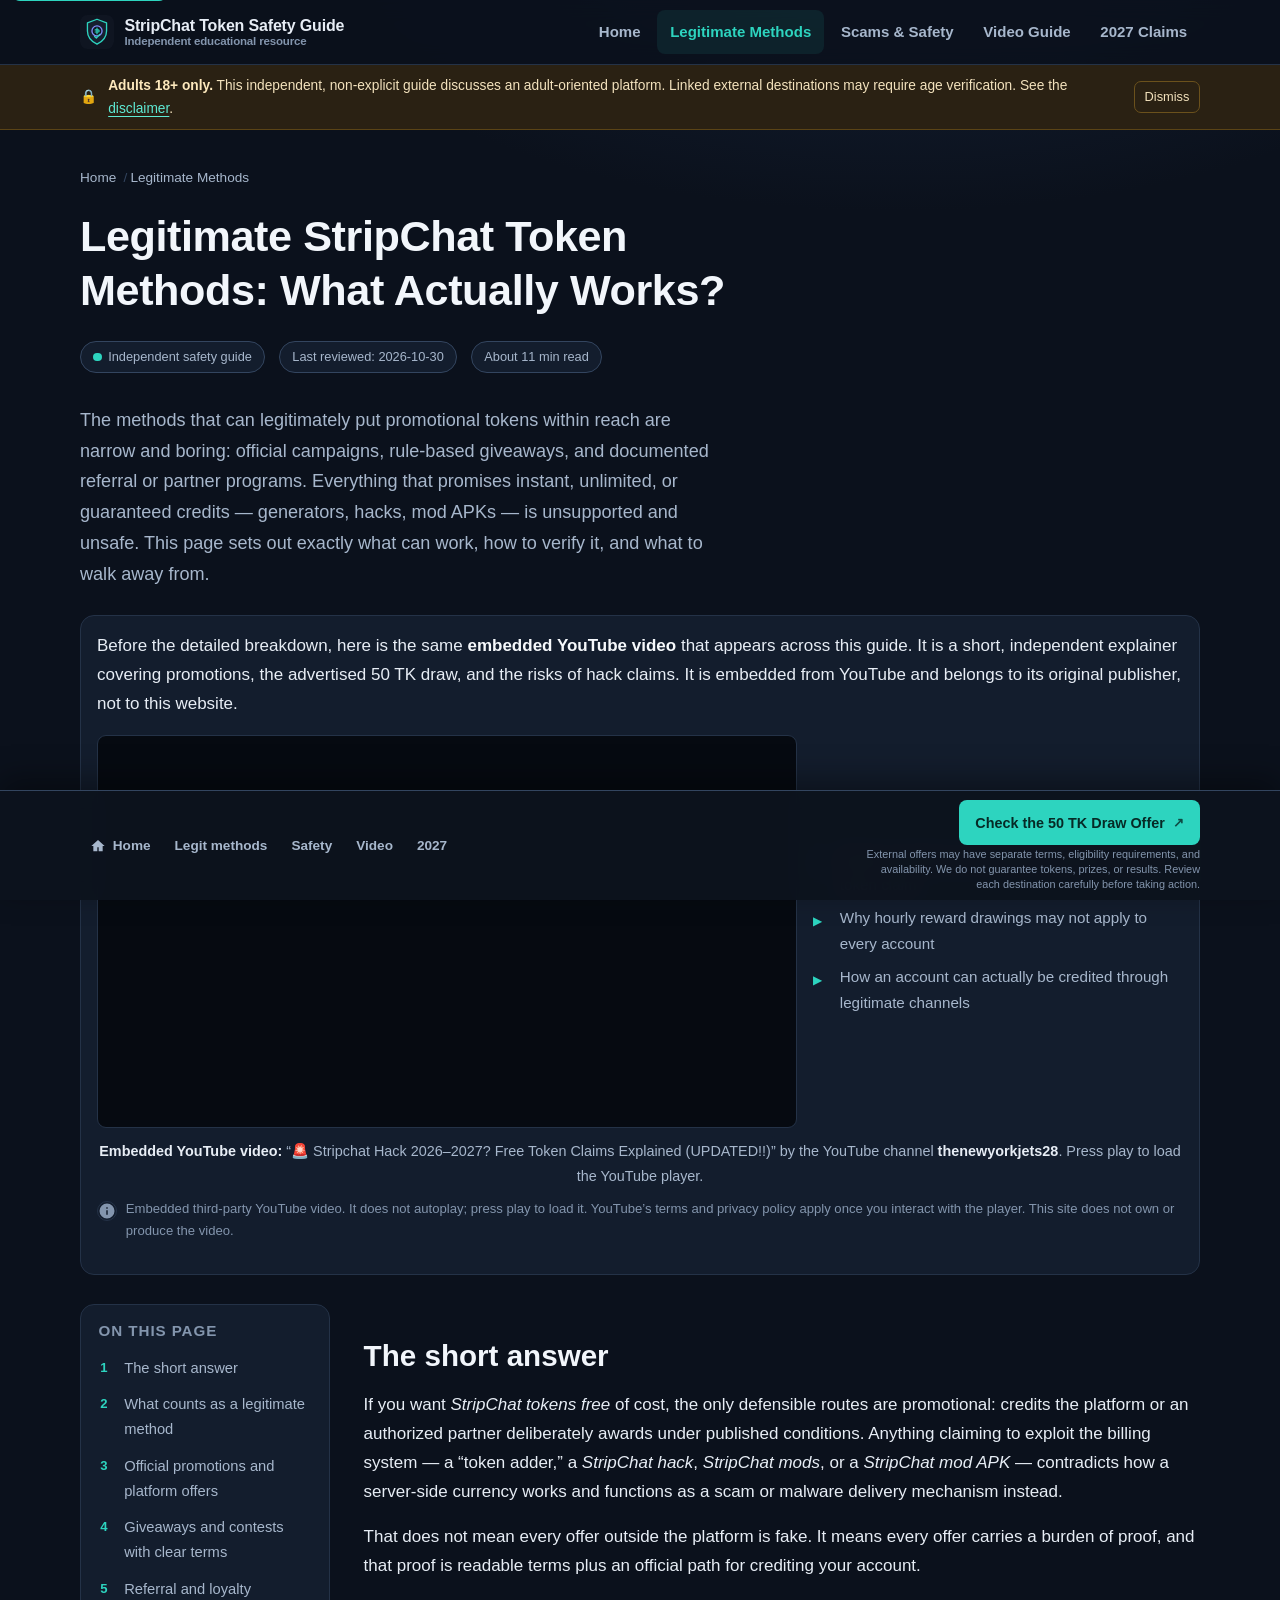
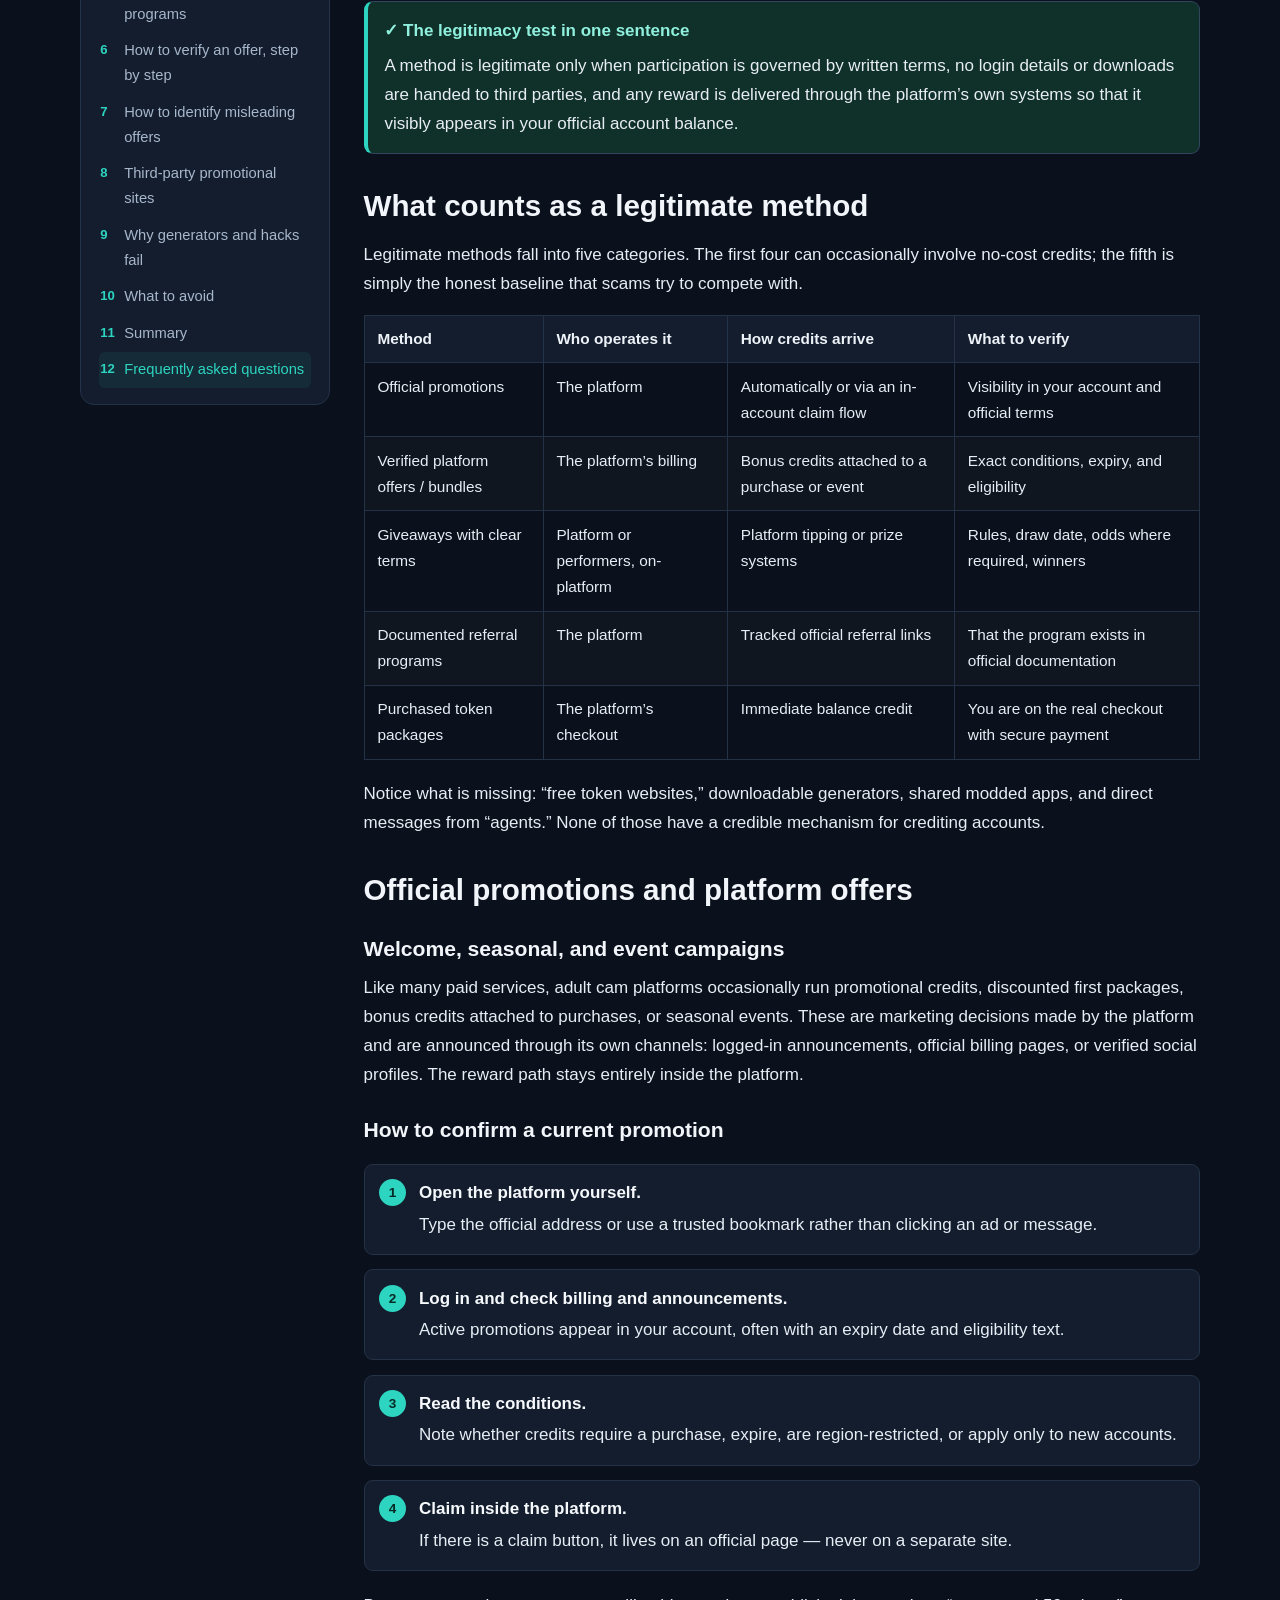
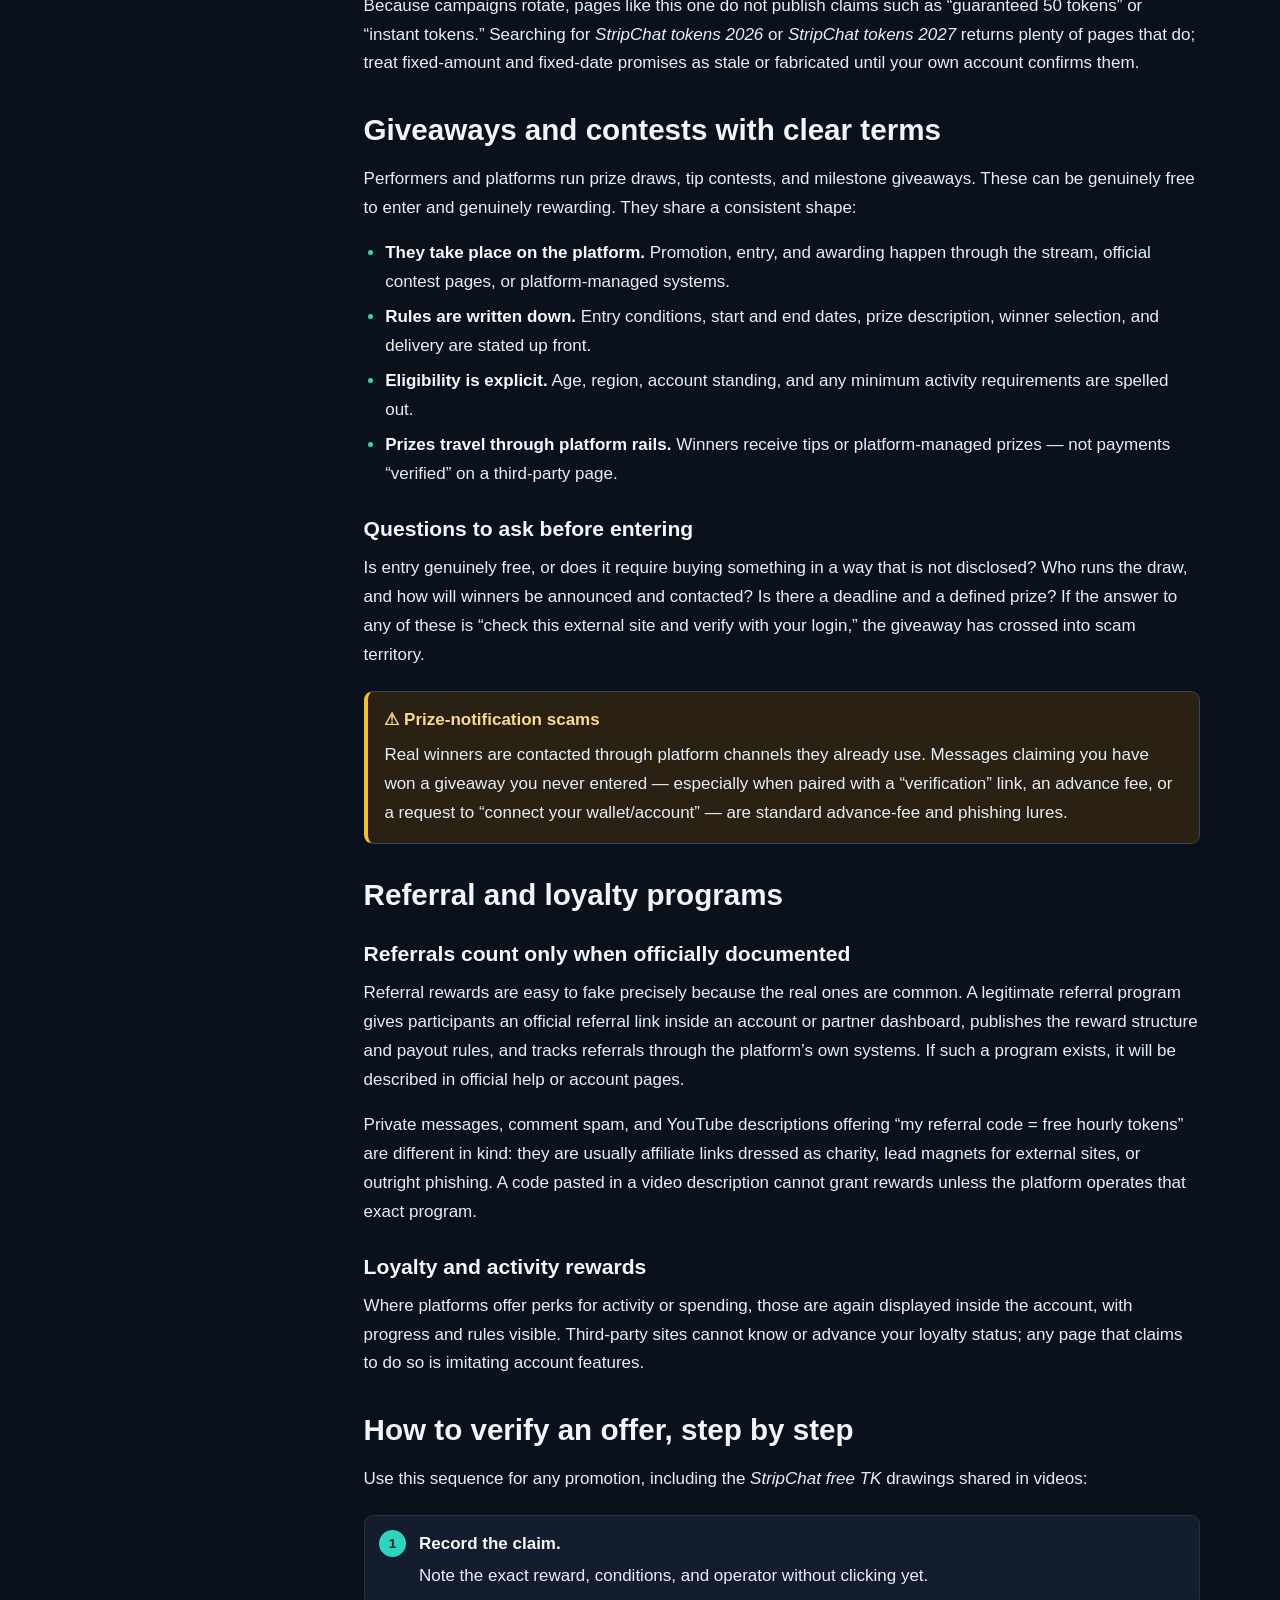
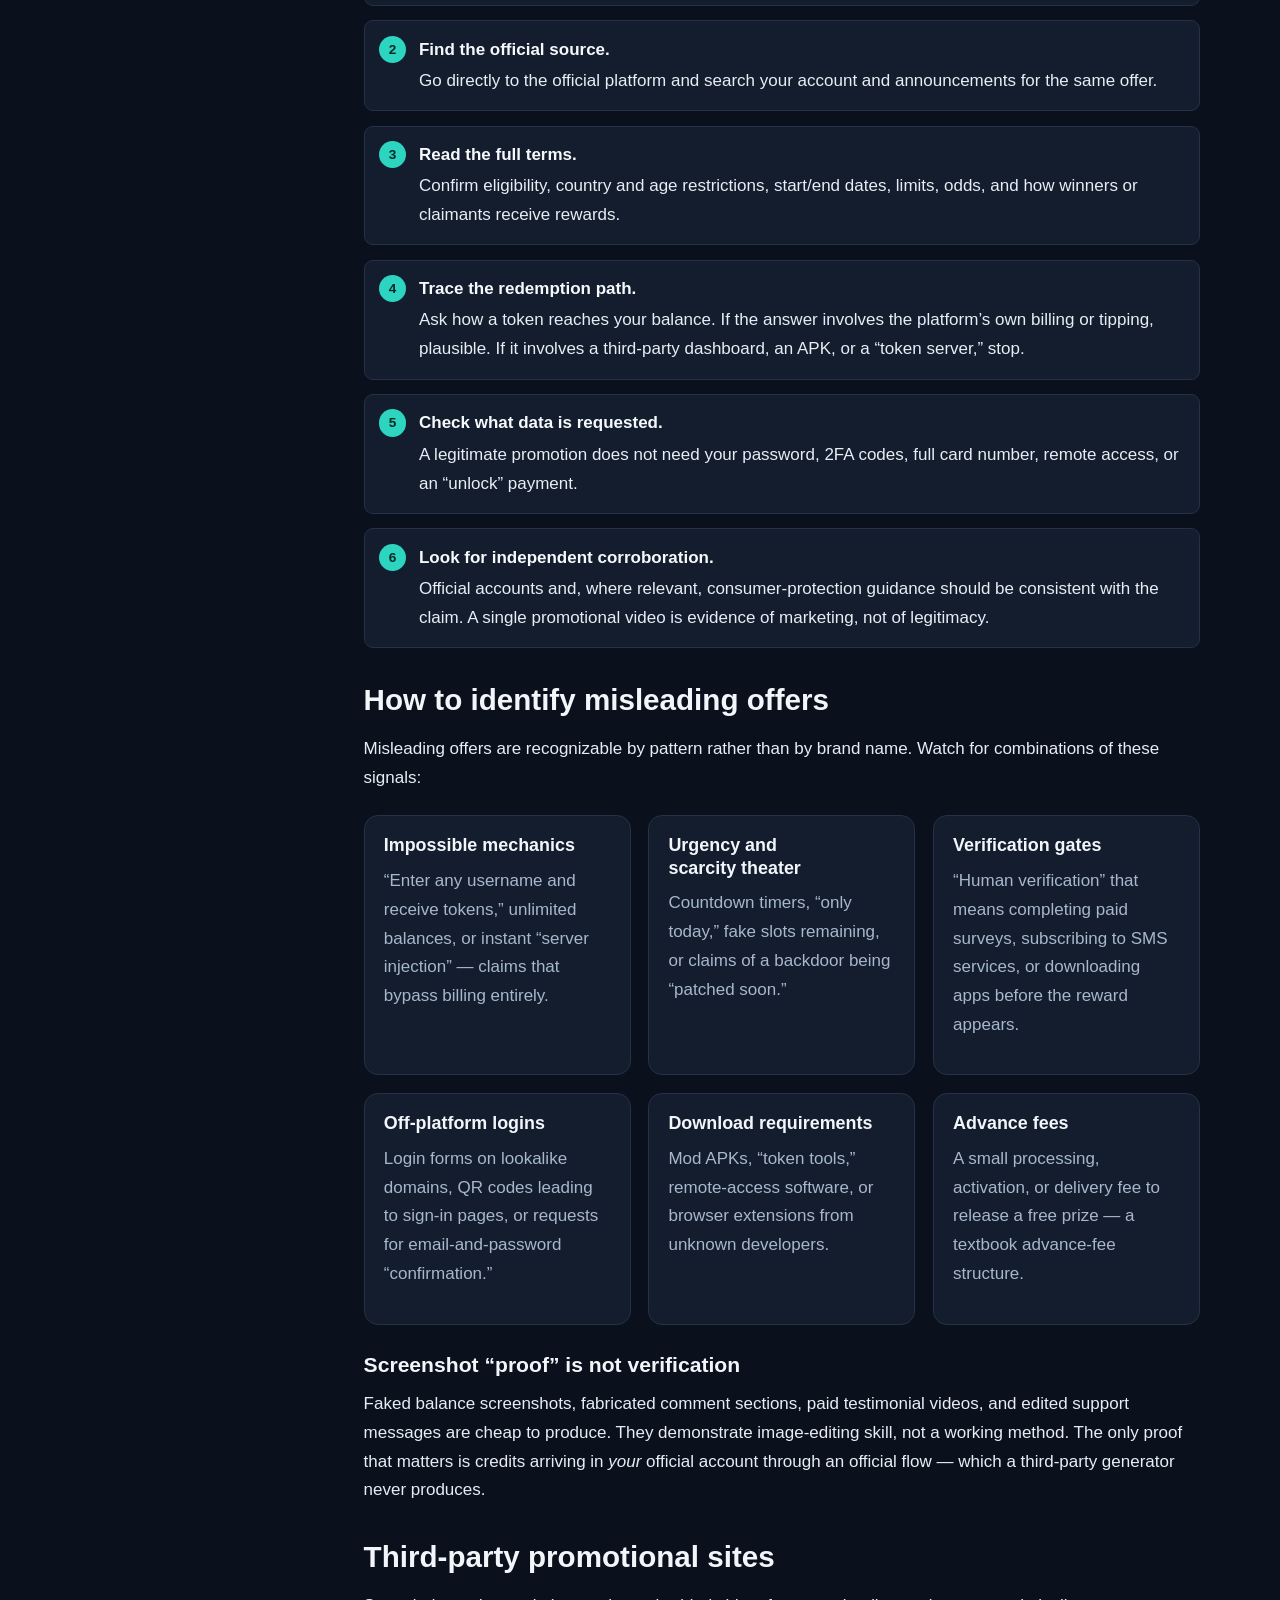
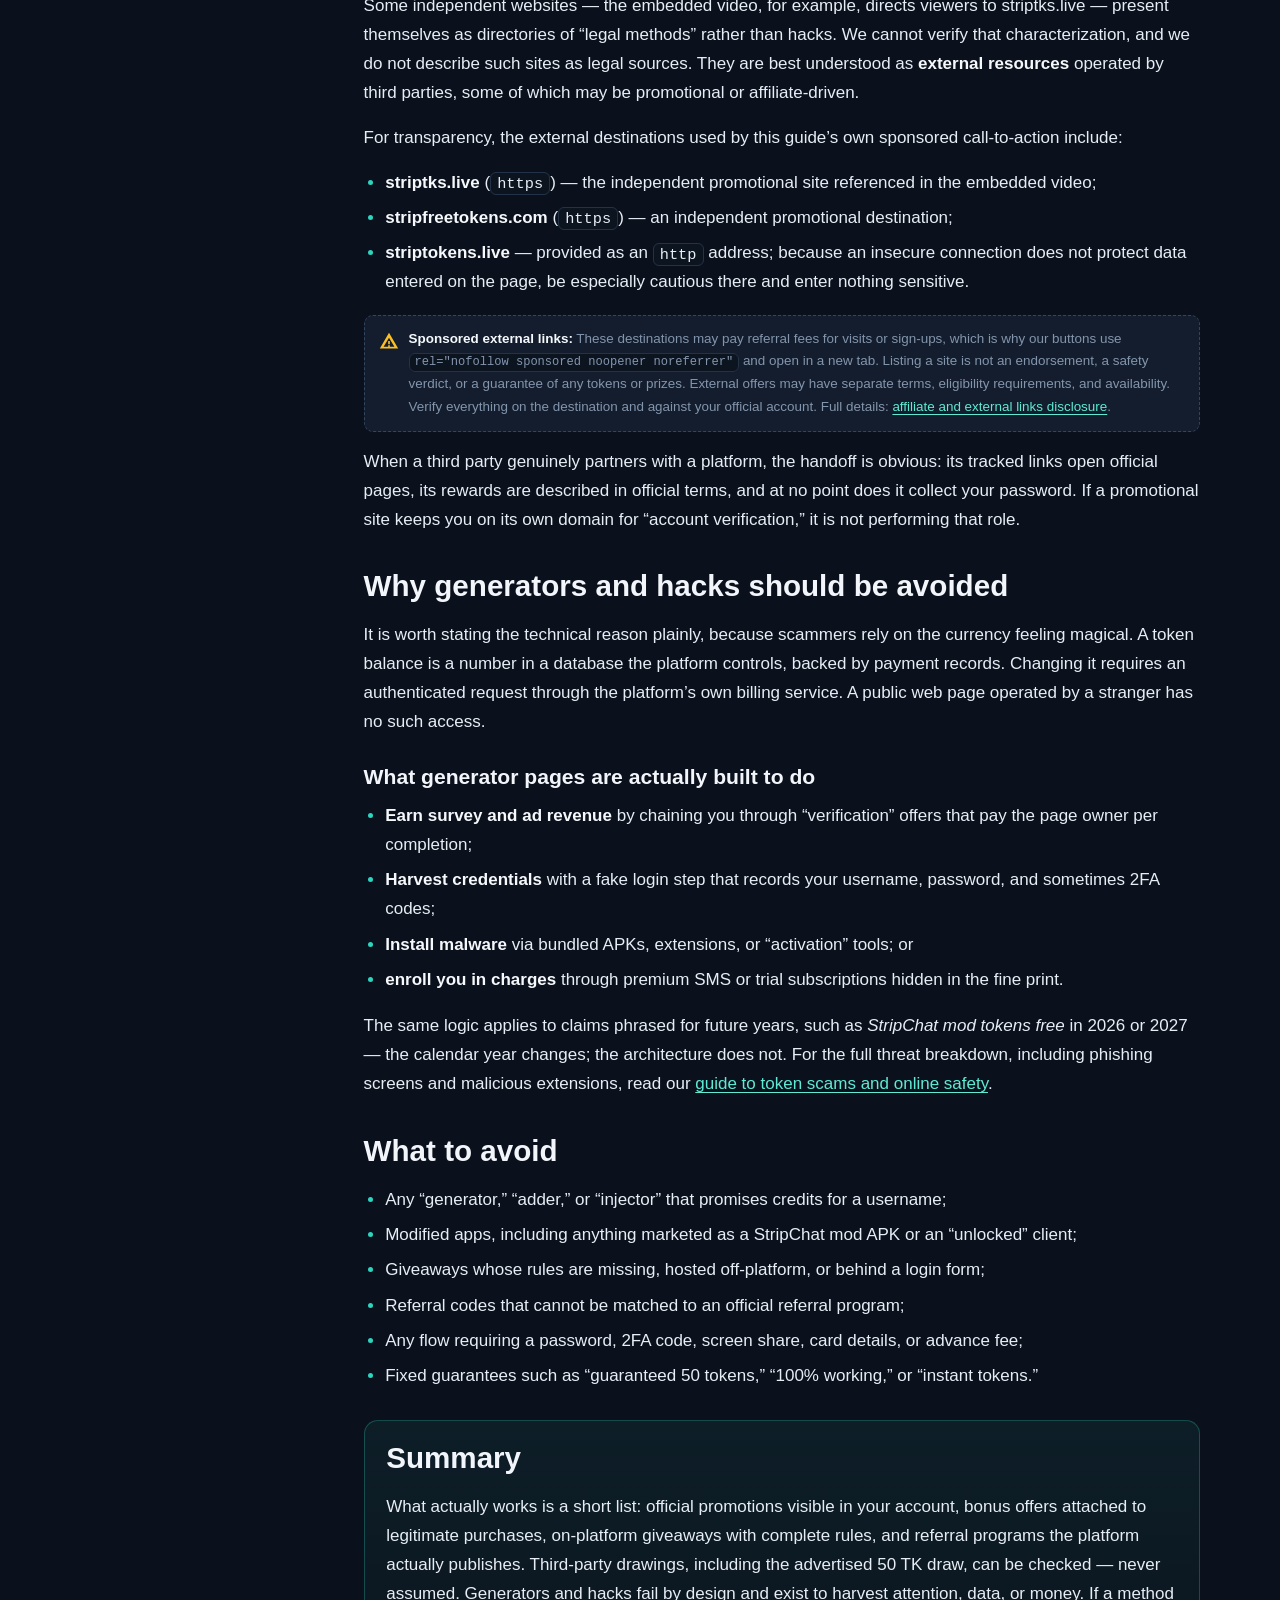
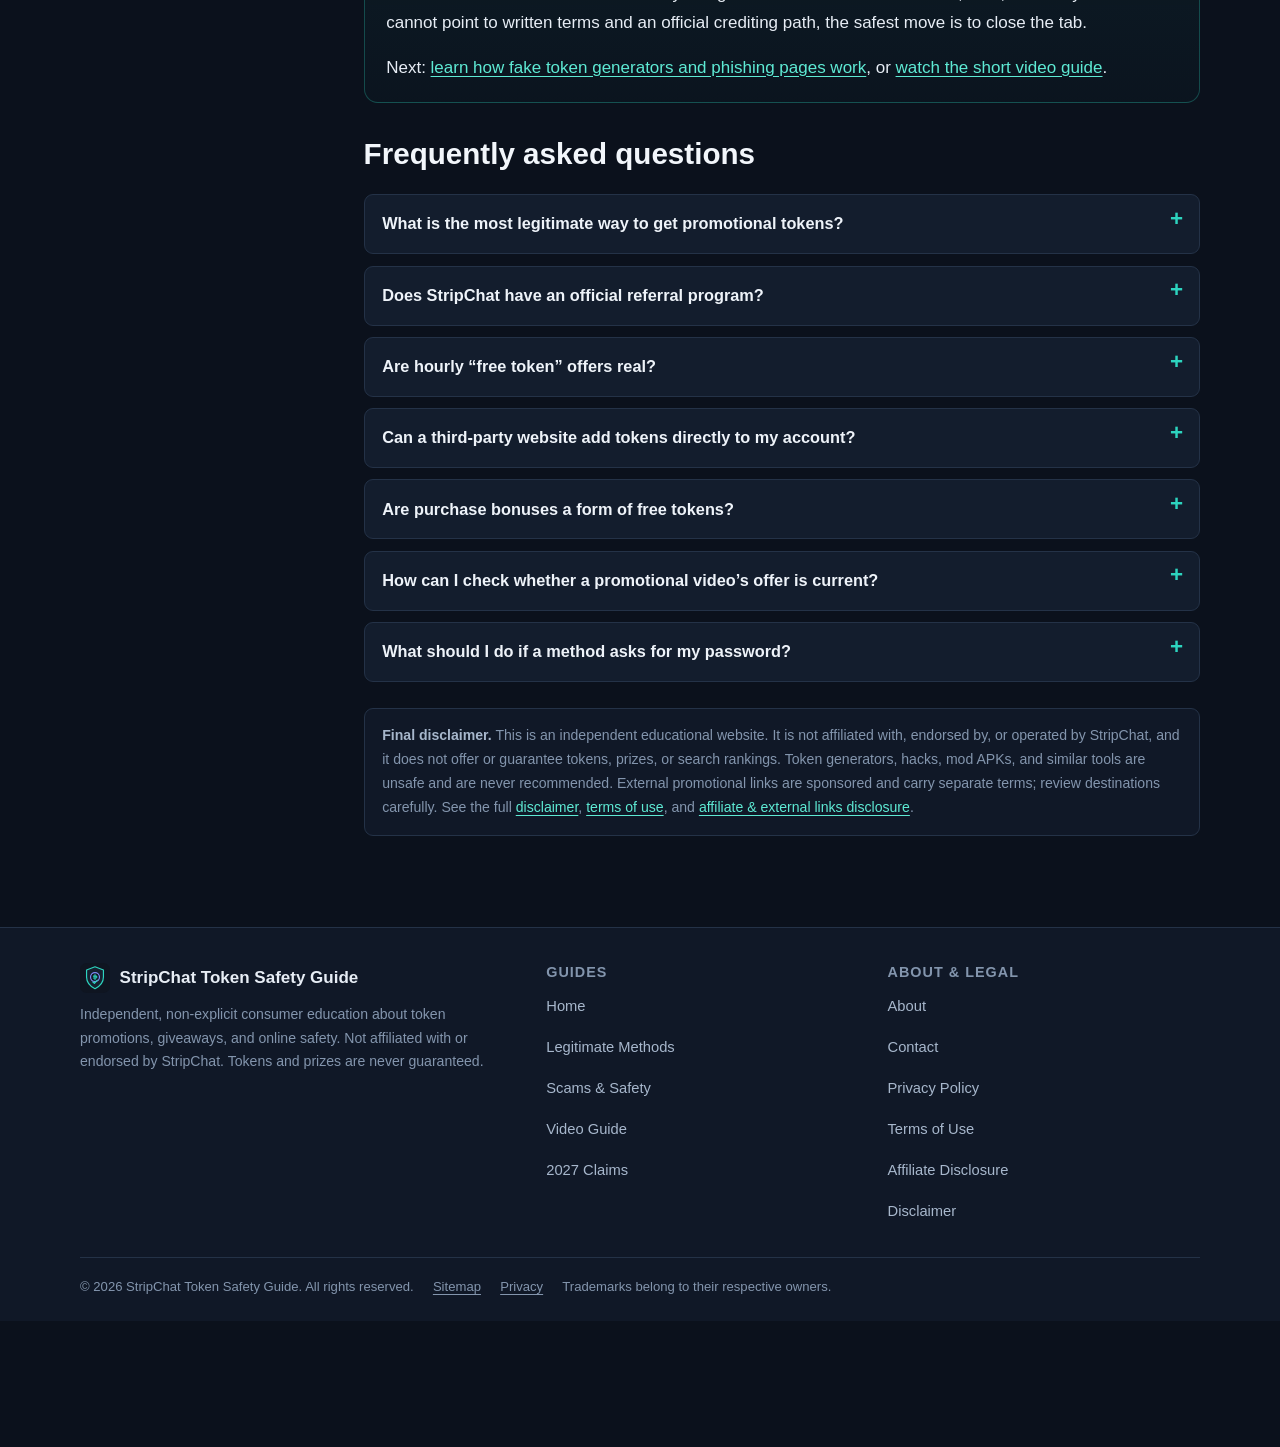
<file: legitimate-stripchat-token-methods/index.html>
<!DOCTYPE html>
<html lang="en">
<head>
  <meta charset="utf-8">
  <meta name="viewport" content="width=device-width, initial-scale=1">
  <meta name="google-site-verification" content="REPLACE_WITH_AUTHORIZED_TOKEN">
  <title>Legitimate StripChat Token Methods: What Actually Works?</title>
  <meta name="description" content="Which StripChat token methods are legitimate in 2026: official promotions, verified offers, rule-based giveaways, documented referral programs, and how to spot misleading generators, hacks, and mod claims.">
  <meta name="robots" content="index, follow, max-image-preview:large">
  <link rel="canonical" href="https://lilistripmods.github.io/Strip-Mods27/legitimate-stripchat-token-methods/">
  <meta property="og:locale" content="en_US">
  <meta property="og:type" content="article">
  <meta property="og:site_name" content="StripChat Token Safety Guide">
  <meta property="og:title" content="Legitimate StripChat Token Methods: What Actually Works?">
  <meta property="og:description" content="Which StripChat token methods are legitimate in 2026: official promotions, verified offers, rule-based giveaways, documented referral programs, and how to spot misleading generators, hacks, and mod claims.">
  <meta property="og:url" content="https://lilistripmods.github.io/Strip-Mods27/legitimate-stripchat-token-methods/">
  <meta property="og:image" content="https://lilistripmods.github.io/Strip-Mods27/assets/img/og-image.png">
  <meta property="og:image:width" content="1200">
  <meta property="og:image:height" content="630">
  <meta property="og:image:alt" content="Shield emblem for the independent StripChat token safety guide">
  <meta property="article:published_time" content="2026-10-30">
  <meta property="article:modified_time" content="2026-10-30">
<meta name="twitter:card" content="summary_large_image">
  <meta name="twitter:title" content="Legitimate StripChat Token Methods: What Actually Works?">
  <meta name="twitter:description" content="Which StripChat token methods are legitimate in 2026: official promotions, verified offers, rule-based giveaways, documented referral programs, and how to spot misleading generators, hacks, and mod claims.">
  <meta name="twitter:image" content="https://lilistripmods.github.io/Strip-Mods27/assets/img/og-image.png">
  <meta name="twitter:label1" content="Content type">
  <meta name="twitter:data1" content="Independent safety education">
  <link rel="icon" type="image/svg+xml" href="../assets/img/favicon.svg">
  <link rel="icon" type="image/png" sizes="192x192" href="../assets/img/icon-192.png">
  <link rel="apple-touch-icon" href="../assets/img/icon-180.png">
  <link rel="manifest" href="../site.webmanifest">
  <meta name="theme-color" content="#0b111c">
  <link rel="stylesheet" href="../assets/css/style.css">
  <script type="application/ld+json">
{
  "@context": "https://schema.org",
  "@type": "Article",
  "headline": "Legitimate StripChat Token Methods: What Actually Works?",
  "description": "Which StripChat token methods are legitimate in 2026: official promotions, verified offers, rule-based giveaways, documented referral programs, and how to spot misleading generators, hacks, and mod claims.",
  "url": "https://lilistripmods.github.io/Strip-Mods27/legitimate-stripchat-token-methods/",
  "mainEntityOfPage": {
    "@type": "WebPage",
    "@id": "https://lilistripmods.github.io/Strip-Mods27/legitimate-stripchat-token-methods/"
  },
  "inLanguage": "en",
  "datePublished": "2026-10-30",
  "dateModified": "2026-10-30",
  "author": {
    "@type": "Organization",
    "name": "StripChat Token Safety Guide editorial team",
    "url": "https://lilistripmods.github.io/Strip-Mods27/"
  },
  "publisher": {
    "@type": "Organization",
    "name": "StripChat Token Safety Guide",
    "url": "https://lilistripmods.github.io/Strip-Mods27/",
    "logo": {
      "@type": "ImageObject",
      "url": "https://lilistripmods.github.io/Strip-Mods27/assets/img/favicon.svg"
    }
  }
}
</script>
<script type="application/ld+json">
{
  "@context": "https://schema.org",
  "@type": "FAQPage",
  "mainEntity": [
    {
      "@type": "Question",
      "name": "What is the most legitimate way to get promotional tokens?",
      "acceptedAnswer": {
        "@type": "Answer",
        "text": "Through official platform promotions visible in your account, including welcome or seasonal offers, purchase bonuses, and on-platform giveaways or officially documented referral programs. Any reward should be described in written terms and delivered through the platform’s own systems."
      }
    },
    {
      "@type": "Question",
      "name": "Does StripChat have an official referral program?",
      "acceptedAnswer": {
        "@type": "Answer",
        "text": "Referral or partner rewards exist only where the platform publishes the program in official account or help pages. Do not assume a code from a video, comment, or private message is an official referral. Check the official documentation yourself before sharing information or signing anyone up."
      }
    },
    {
      "@type": "Question",
      "name": "Are hourly “free token” offers real?",
      "acceptedAnswer": {
        "@type": "Answer",
        "text": "Some promotions use hourly drawings or timed events, but availability, eligibility, and frequency are set by specific campaign terms. An advertisement repeating “50 free tokens every hour” is not evidence that you personally qualify. Confirm the schedule, rules, and prize-delivery method in official materials before taking part."
      }
    },
    {
      "@type": "Question",
      "name": "Can a third-party website add tokens directly to my account?",
      "acceptedAnswer": {
        "@type": "Answer",
        "text": "Not through an ordinary public form. Account balances change only via the platform’s authorized systems. A third party can be a marketing or referral source that starts an official flow, but a page that claims to credit balances itself while asking for your username or login is imitating platform functionality."
      }
    },
    {
      "@type": "Question",
      "name": "Are purchase bonuses a form of free tokens?",
      "acceptedAnswer": {
        "@type": "Answer",
        "text": "Bonus credits attached to a qualifying purchase are a legitimate promotional discount, but they are not free: they have conditions, minimum spend, and sometimes expiry. Compare the total price with normal packages and read the terms instead of treating the headline bonus as a giveaway."
      }
    },
    {
      "@type": "Question",
      "name": "How can I check whether a promotional video’s offer is current?",
      "acceptedAnswer": {
        "@type": "Answer",
        "text": "Treat the video as marketing. Visit the official platform directly, log into your account, and look for the same promotion with matching dates and rules. If the video points to an external site such as striptks.live, review that destination’s terms separately and verify how any prize is delivered."
      }
    },
    {
      "@type": "Question",
      "name": "What should I do if a method asks for my password?",
      "acceptedAnswer": {
        "@type": "Answer",
        "text": "Stop. Legitimate promotions never require your password, two-factor codes, or login on an external page. Leave the site, run a security scan if you downloaded anything, change your password if you entered it, and review the reporting and recovery steps on our safety page."
      }
    }
  ]
}
</script>
<script type="application/ld+json">
{
  "@context": "https://schema.org",
  "@type": "BreadcrumbList",
  "itemListElement": [
    {
      "@type": "ListItem",
      "position": 1,
      "name": "Home",
      "item": "https://lilistripmods.github.io/Strip-Mods27/"
    },
    {
      "@type": "ListItem",
      "position": 2,
      "name": "Legitimate Methods",
      "item": "https://lilistripmods.github.io/Strip-Mods27/legitimate-stripchat-token-methods/"
    }
  ]
}
</script>
</head>
<body>
<a class="skip-link" href="#main">Skip to content</a>
<header class="site-header">
  <div class="container masthead">
    <a class="brand" href="../">
      <img src="../assets/img/favicon.svg" alt="" width="34" height="34">
      <span>StripChat Token Safety Guide<small>Independent educational resource</small></span>
    </a>
    <button class="nav-toggle" type="button" aria-expanded="false" aria-controls="primary-nav">
      <span class="open" aria-hidden="true">&#9776; Menu</span><span class="close" aria-hidden="true">&#10005; Close</span>
      <span class="visually-hidden">Toggle navigation</span>
    </button>
    <nav class="primary-nav" id="primary-nav" aria-label="Primary">
      <a href="../">Home</a><a href="../legitimate-stripchat-token-methods/" aria-current="page">Legitimate Methods</a><a href="../stripchat-token-scams-and-safety/">Scams &amp; Safety</a><a href="../stripchat-tokens-video-guide/">Video Guide</a><a href="../stripchat-tokens-free-leak-2027/">2027 Claims</a>
    </nav>
  </div>
</header>
<div class="age-notice" id="age-notice" role="note" aria-label="Adult content notice">
  <div class="container">
    <span aria-hidden="true">&#128274;</span>
    <p class="mb-0"><strong>Adults&nbsp;18+ only.</strong> This independent, non-explicit guide discusses an adult-oriented platform. Linked external destinations may require age verification. See the <a href="../disclaimer/">disclaimer</a>.</p>
    <button class="dismiss" type="button" id="age-dismiss" aria-controls="age-notice">Dismiss</button>
  </div>
</div>

<main id="main">
  <div class="container page-intro">
    <nav class="breadcrumbs" aria-label="Breadcrumb"><ol>
      <li><a href="../">Home</a></li>
      <li><span aria-current="page">Legitimate Methods</span></li>
    </ol></nav>
    <h1>Legitimate StripChat Token Methods: What Actually Works?</h1>
    <div class="article-meta"><span class="badge"><span class="dot"></span>Independent safety guide</span><span class="badge">Last reviewed: 2026-10-30</span><span class="badge">About 11 min read</span></div>
  </div>
  <div class="container article-intro">
    
<p class="lede">The methods that can legitimately put promotional tokens within reach are narrow and boring: official campaigns, rule-based giveaways, and documented referral or partner programs. Everything that promises instant, unlimited, or guaranteed credits &mdash; generators, hacks, mod APKs &mdash; is unsupported and unsafe. This page sets out exactly what can work, how to verify it, and what to walk away from.</p>


<figure class="video-block" id="video">
  <p>Before the detailed breakdown, here is the same <strong>embedded YouTube video</strong> that appears across this guide. It is a short, independent explainer covering promotions, the advertised 50&nbsp;TK draw, and the risks of hack claims. It is embedded from YouTube and belongs to its original publisher, not to this website.</p>
  <div class="video-grid">
    <div class="video-frame">
      <iframe
        src="https://www.youtube-nocookie.com/embed/0gUquIZrdL0"
        title="Embedded YouTube video: 🚨 Stripchat Hack 2026–2027? Free Token Claims Explained (UPDATED!!), published by thenewyorkjets28" loading="lazy"
        allow="accelerometer; clipboard-write; encrypted-media; gyroscope; picture-in-picture; web-share"
        referrerpolicy="strict-origin-when-cross-origin"
        allowfullscreen></iframe>
    </div>
    <ul class="video-learn"><li>Which questions to ask before trusting any free-token claim</li><li>Why hourly reward drawings may not apply to every account</li><li>How an account can actually be credited through legitimate channels</li></ul>
  </div>
  <figcaption class="video-caption"><strong>Embedded YouTube video:</strong> “🚨 Stripchat Hack 2026–2027? Free Token Claims Explained (UPDATED!!)” by the YouTube channel <strong>thenewyorkjets28</strong>. Press play to load the YouTube player.</figcaption>
  <p class="video-note">
    <svg class="icon" viewBox="0 0 24 24" aria-hidden="true"><path fill="#8395ad" d="M12 2a10 10 0 1 0 0 20 10 10 0 0 0 0-20Zm1 15h-2v-6h2v6Zm0-8h-2V7h2v2Z"/></svg>
    <span>Embedded third-party YouTube video. It does not autoplay; press play to load it. YouTube&rsquo;s terms and privacy policy apply once you interact with the player. This site does not own or produce the video.</span>
  </p>
</figure>



  </div>
  <div class="container layout">
    <nav class="toc" aria-label="On this page">
  <h2>On this page</h2>
  <ol>
<li><a href="#short-answer">The short answer</a></li><li><a href="#what-counts">What counts as a legitimate method</a></li><li><a href="#official-promotions">Official promotions and platform offers</a></li><li><a href="#giveaways">Giveaways and contests with clear terms</a></li><li><a href="#referral-programs">Referral and loyalty programs</a></li><li><a href="#verify-an-offer">How to verify an offer, step by step</a></li><li><a href="#misleading-offers">How to identify misleading offers</a></li><li><a href="#third-party-sites">Third-party promotional sites</a></li><li><a href="#why-generators-fail">Why generators and hacks fail</a></li><li><a href="#what-to-avoid">What to avoid</a></li><li><a href="#summary">Summary</a></li><li><a href="#faq">Frequently asked questions</a></li>
  </ol>
</nav>
    <div class="layout-main">
      
<section id="short-answer">
  <h2>The short answer</h2>
  <p>If you want <em>StripChat tokens free</em> of cost, the only defensible routes are promotional: credits the platform or an authorized partner deliberately awards under published conditions. Anything claiming to exploit the billing system &mdash; a &ldquo;token adder,&rdquo; a <em>StripChat hack</em>, <em>StripChat mods</em>, or a <em>StripChat mod APK</em> &mdash; contradicts how a server-side currency works and functions as a scam or malware delivery mechanism instead.</p>
  <p>That does not mean every offer outside the platform is fake. It means every offer carries a burden of proof, and that proof is readable terms plus an official path for crediting your account.</p>
  <div class="callout tip">
    <p class="callout-title">&#10003; The legitimacy test in one sentence</p>
    <p class="mb-0">A method is legitimate only when participation is governed by written terms, no login details or downloads are handed to third parties, and any reward is delivered through the platform&rsquo;s own systems so that it visibly appears in your official account balance.</p>
  </div>
</section>

<section id="what-counts">
  <h2>What counts as a legitimate method</h2>
  <p>Legitimate methods fall into five categories. The first four can occasionally involve no-cost credits; the fifth is simply the honest baseline that scams try to compete with.</p>
  <div class="table-wrap">
    <table>
      <thead><tr><th>Method</th><th>Who operates it</th><th>How credits arrive</th><th>What to verify</th></tr></thead>
      <tbody>
        <tr><td>Official promotions</td><td>The platform</td><td>Automatically or via an in-account claim flow</td><td>Visibility in your account and official terms</td></tr>
        <tr><td>Verified platform offers / bundles</td><td>The platform&rsquo;s billing</td><td>Bonus credits attached to a purchase or event</td><td>Exact conditions, expiry, and eligibility</td></tr>
        <tr><td>Giveaways with clear terms</td><td>Platform or performers, on-platform</td><td>Platform tipping or prize systems</td><td>Rules, draw date, odds where required, winners</td></tr>
        <tr><td>Documented referral programs</td><td>The platform</td><td>Tracked official referral links</td><td>That the program exists in official documentation</td></tr>
        <tr><td>Purchased token packages</td><td>The platform&rsquo;s checkout</td><td>Immediate balance credit</td><td>You are on the real checkout with secure payment</td></tr>
      </tbody>
    </table>
  </div>
  <p>Notice what is missing: &ldquo;free token websites,&rdquo; downloadable generators, shared modded apps, and direct messages from &ldquo;agents.&rdquo; None of those have a credible mechanism for crediting accounts.</p>
</section>

<section id="official-promotions">
  <h2>Official promotions and platform offers</h2>
  <h3>Welcome, seasonal, and event campaigns</h3>
  <p>Like many paid services, adult cam platforms occasionally run promotional credits, discounted first packages, bonus credits attached to purchases, or seasonal events. These are marketing decisions made by the platform and are announced through its own channels: logged-in announcements, official billing pages, or verified social profiles. The reward path stays entirely inside the platform.</p>
  <h3>How to confirm a current promotion</h3>
  <ol class="steps">
    <li><strong>Open the platform yourself.</strong> Type the official address or use a trusted bookmark rather than clicking an ad or message.</li>
    <li><strong>Log in and check billing and announcements.</strong> Active promotions appear in your account, often with an expiry date and eligibility text.</li>
    <li><strong>Read the conditions.</strong> Note whether credits require a purchase, expire, are region-restricted, or apply only to new accounts.</li>
    <li><strong>Claim inside the platform.</strong> If there is a claim button, it lives on an official page &mdash; never on a separate site.</li>
  </ol>
  <p>Because campaigns rotate, pages like this one do not publish claims such as &ldquo;guaranteed 50 tokens&rdquo; or &ldquo;instant tokens.&rdquo; Searching for <em>StripChat tokens 2026</em> or <em>StripChat tokens 2027</em> returns plenty of pages that do; treat fixed-amount and fixed-date promises as stale or fabricated until your own account confirms them.</p>
</section>

<section id="giveaways">
  <h2>Giveaways and contests with clear terms</h2>
  <p>Performers and platforms run prize draws, tip contests, and milestone giveaways. These can be genuinely free to enter and genuinely rewarding. They share a consistent shape:</p>
  <ul>
    <li><strong>They take place on the platform.</strong> Promotion, entry, and awarding happen through the stream, official contest pages, or platform-managed systems.</li>
    <li><strong>Rules are written down.</strong> Entry conditions, start and end dates, prize description, winner selection, and delivery are stated up front.</li>
    <li><strong>Eligibility is explicit.</strong> Age, region, account standing, and any minimum activity requirements are spelled out.</li>
    <li><strong>Prizes travel through platform rails.</strong> Winners receive tips or platform-managed prizes &mdash; not payments &ldquo;verified&rdquo; on a third-party page.</li>
  </ul>
  <h3>Questions to ask before entering</h3>
  <p>Is entry genuinely free, or does it require buying something in a way that is not disclosed? Who runs the draw, and how will winners be announced and contacted? Is there a deadline and a defined prize? If the answer to any of these is &ldquo;check this external site and verify with your login,&rdquo; the giveaway has crossed into scam territory.</p>
  <div class="callout warn">
    <p class="callout-title">&#9888; Prize-notification scams</p>
    <p>Real winners are contacted through platform channels they already use. Messages claiming you have won a giveaway you never entered &mdash; especially when paired with a &ldquo;verification&rdquo; link, an advance fee, or a request to &ldquo;connect your wallet/account&rdquo; &mdash; are standard advance-fee and phishing lures.</p>
  </div>
</section>

<section id="referral-programs">
  <h2>Referral and loyalty programs</h2>
  <h3>Referrals count only when officially documented</h3>
  <p>Referral rewards are easy to fake precisely because the real ones are common. A legitimate referral program gives participants an official referral link inside an account or partner dashboard, publishes the reward structure and payout rules, and tracks referrals through the platform&rsquo;s own systems. If such a program exists, it will be described in official help or account pages.</p>
  <p>Private messages, comment spam, and YouTube descriptions offering &ldquo;my referral code = free hourly tokens&rdquo; are different in kind: they are usually affiliate links dressed as charity, lead magnets for external sites, or outright phishing. A code pasted in a video description cannot grant rewards unless the platform operates that exact program.</p>
  <h3>Loyalty and activity rewards</h3>
  <p>Where platforms offer perks for activity or spending, those are again displayed inside the account, with progress and rules visible. Third-party sites cannot know or advance your loyalty status; any page that claims to do so is imitating account features.</p>
</section>

<section id="verify-an-offer">
  <h2>How to verify an offer, step by step</h2>
  <p>Use this sequence for any promotion, including the <em>StripChat free TK</em> drawings shared in videos:</p>
  <ol class="steps">
    <li><strong>Record the claim.</strong> Note the exact reward, conditions, and operator without clicking yet.</li>
    <li><strong>Find the official source.</strong> Go directly to the official platform and search your account and announcements for the same offer.</li>
    <li><strong>Read the full terms.</strong> Confirm eligibility, country and age restrictions, start/end dates, limits, odds, and how winners or claimants receive rewards.</li>
    <li><strong>Trace the redemption path.</strong> Ask how a token reaches your balance. If the answer involves the platform&rsquo;s own billing or tipping, plausible. If it involves a third-party dashboard, an APK, or a &ldquo;token server,&rdquo; stop.</li>
    <li><strong>Check what data is requested.</strong> A legitimate promotion does not need your password, 2FA codes, full card number, remote access, or an &ldquo;unlock&rdquo; payment.</li>
    <li><strong>Look for independent corroboration.</strong> Official accounts and, where relevant, consumer-protection guidance should be consistent with the claim. A single promotional video is evidence of marketing, not of legitimacy.</li>
  </ol>
</section>

<section id="misleading-offers">
  <h2>How to identify misleading offers</h2>
  <p>Misleading offers are recognizable by pattern rather than by brand name. Watch for combinations of these signals:</p>
  <div class="card-grid">
    <div class="card"><h3>Impossible mechanics</h3><p>&ldquo;Enter any username and receive tokens,&rdquo; unlimited balances, or instant &ldquo;server injection&rdquo; &mdash; claims that bypass billing entirely.</p></div>
    <div class="card"><h3>Urgency and scarcity theater</h3><p>Countdown timers, &ldquo;only today,&rdquo; fake slots remaining, or claims of a backdoor being &ldquo;patched soon.&rdquo;</p></div>
    <div class="card"><h3>Verification gates</h3><p>&ldquo;Human verification&rdquo; that means completing paid surveys, subscribing to SMS services, or downloading apps before the reward appears.</p></div>
    <div class="card"><h3>Off-platform logins</h3><p>Login forms on lookalike domains, QR codes leading to sign-in pages, or requests for email-and-password &ldquo;confirmation.&rdquo;</p></div>
    <div class="card"><h3>Download requirements</h3><p>Mod APKs, &ldquo;token tools,&rdquo; remote-access software, or browser extensions from unknown developers.</p></div>
    <div class="card"><h3>Advance fees</h3><p>A small processing, activation, or delivery fee to release a free prize &mdash; a textbook advance-fee structure.</p></div>
  </div>
  <h3>Screenshot &ldquo;proof&rdquo; is not verification</h3>
  <p>Faked balance screenshots, fabricated comment sections, paid testimonial videos, and edited support messages are cheap to produce. They demonstrate image-editing skill, not a working method. The only proof that matters is credits arriving in <em>your</em> official account through an official flow &mdash; which a third-party generator never produces.</p>
</section>

<section id="third-party-sites">
  <h2>Third-party promotional sites</h2>
  <p>Some independent websites &mdash; the embedded video, for example, directs viewers to striptks.live &mdash; present themselves as directories of &ldquo;legal methods&rdquo; rather than hacks. We cannot verify that characterization, and we do not describe such sites as legal sources. They are best understood as <strong>external resources</strong> operated by third parties, some of which may be promotional or affiliate-driven.</p>
  <p>For transparency, the external destinations used by this guide&rsquo;s own sponsored call-to-action include:</p>
  <ul>
    <li><strong>striptks.live</strong> (<code>https</code>) &mdash; the independent promotional site referenced in the embedded video;</li>
    <li><strong>stripfreetokens.com</strong> (<code>https</code>) &mdash; an independent promotional destination;</li>
    <li><strong>striptokens.live</strong> &mdash; provided as an <code>http</code> address; because an insecure connection does not protect data entered on the page, be especially cautious there and enter nothing sensitive.</li>
  </ul>
  <div class="affiliate-note">
    <svg class="icon" viewBox="0 0 24 24" aria-hidden="true"><path fill="#fbbf24" d="M12 2 1 21h22L12 2Zm0 6 6.5 11h-13L12 8Zm-1 4v4h2v-4h-2Zm0 5v2h2v-2h-2Z"/></svg>
    <p class="mb-0"><strong>Sponsored external links:</strong> These destinations may pay referral fees for visits or sign-ups, which is why our buttons use <code>rel=&quot;nofollow sponsored noopener noreferrer&quot;</code> and open in a new tab. Listing a site is not an endorsement, a safety verdict, or a guarantee of any tokens or prizes. External offers may have separate terms, eligibility requirements, and availability. Verify everything on the destination and against your official account. Full details: <a href="../affiliate-disclosure/">affiliate and external links disclosure</a>.</p>
  </div>
  <p>When a third party genuinely partners with a platform, the handoff is obvious: its tracked links open official pages, its rewards are described in official terms, and at no point does it collect your password. If a promotional site keeps you on its own domain for &ldquo;account verification,&rdquo; it is not performing that role.</p>
</section>

<section id="why-generators-fail">
  <h2>Why generators and hacks should be avoided</h2>
  <p>It is worth stating the technical reason plainly, because scammers rely on the currency feeling magical. A token balance is a number in a database the platform controls, backed by payment records. Changing it requires an authenticated request through the platform&rsquo;s own billing service. A public web page operated by a stranger has no such access.</p>
  <h3>What generator pages are actually built to do</h3>
  <ul>
    <li><strong>Earn survey and ad revenue</strong> by chaining you through &ldquo;verification&rdquo; offers that pay the page owner per completion;</li>
    <li><strong>Harvest credentials</strong> with a fake login step that records your username, password, and sometimes 2FA codes;</li>
    <li><strong>Install malware</strong> via bundled APKs, extensions, or &ldquo;activation&rdquo; tools; or</li>
    <li><strong>enroll you in charges</strong> through premium SMS or trial subscriptions hidden in the fine print.</li>
  </ul>
  <p>The same logic applies to claims phrased for future years, such as <em>StripChat mod tokens free</em> in 2026 or 2027 &mdash; the calendar year changes; the architecture does not. For the full threat breakdown, including phishing screens and malicious extensions, read our <a href="../stripchat-token-scams-and-safety/">guide to token scams and online safety</a>.</p>
</section>

<section id="what-to-avoid">
  <h2>What to avoid</h2>
  <ul>
    <li>Any &ldquo;generator,&rdquo; &ldquo;adder,&rdquo; or &ldquo;injector&rdquo; that promises credits for a username;</li>
    <li>Modified apps, including anything marketed as a StripChat mod APK or an &ldquo;unlocked&rdquo; client;</li>
    <li>Giveaways whose rules are missing, hosted off-platform, or behind a login form;</li>
    <li>Referral codes that cannot be matched to an official referral program;</li>
    <li>Any flow requiring a password, 2FA code, screen share, card details, or advance fee;</li>
    <li>Fixed guarantees such as &ldquo;guaranteed 50 tokens,&rdquo; &ldquo;100% working,&rdquo; or &ldquo;instant tokens.&rdquo;</li>
  </ul>
</section>

      

<div class="conclusion" id="summary2">
  <h2 id="summary">Summary</h2>
  <p>What actually works is a short list: official promotions visible in your account, bonus offers attached to legitimate purchases, on-platform giveaways with complete rules, and referral programs the platform actually publishes. Third-party drawings, including the advertised 50&nbsp;TK draw, can be checked &mdash; never assumed. Generators and hacks fail by design and exist to harvest attention, data, or money. If a method cannot point to written terms and an official crediting path, the safest move is to close the tab.</p>
  <p class="mb-0">Next: <a href="../stripchat-token-scams-and-safety/">learn how fake token generators and phishing pages work</a>, or <a href="../stripchat-tokens-video-guide/">watch the short video guide</a>.</p>
</div>

      <section id="faq" aria-labelledby="faq-h">
  <h2 id="faq-h">Frequently asked questions</h2>
  <div class="faq-list">
<details class="faq-item">
  <summary>What is the most legitimate way to get promotional tokens?</summary>
  <div class="faq-a"><p>Through official platform promotions visible in your account, including welcome or seasonal offers, purchase bonuses, and on-platform giveaways or officially documented referral programs. Any reward should be described in written terms and delivered through the platform’s own systems.</p></div>
</details><details class="faq-item">
  <summary>Does StripChat have an official referral program?</summary>
  <div class="faq-a"><p>Referral or partner rewards exist only where the platform publishes the program in official account or help pages. Do not assume a code from a video, comment, or private message is an official referral. Check the official documentation yourself before sharing information or signing anyone up.</p></div>
</details><details class="faq-item">
  <summary>Are hourly “free token” offers real?</summary>
  <div class="faq-a"><p>Some promotions use hourly drawings or timed events, but availability, eligibility, and frequency are set by specific campaign terms. An advertisement repeating “50 free tokens every hour” is not evidence that you personally qualify. Confirm the schedule, rules, and prize-delivery method in official materials before taking part.</p></div>
</details><details class="faq-item">
  <summary>Can a third-party website add tokens directly to my account?</summary>
  <div class="faq-a"><p>Not through an ordinary public form. Account balances change only via the platform’s authorized systems. A third party can be a marketing or referral source that starts an official flow, but a page that claims to credit balances itself while asking for your username or login is imitating platform functionality.</p></div>
</details><details class="faq-item">
  <summary>Are purchase bonuses a form of free tokens?</summary>
  <div class="faq-a"><p>Bonus credits attached to a qualifying purchase are a legitimate promotional discount, but they are not free: they have conditions, minimum spend, and sometimes expiry. Compare the total price with normal packages and read the terms instead of treating the headline bonus as a giveaway.</p></div>
</details><details class="faq-item">
  <summary>How can I check whether a promotional video’s offer is current?</summary>
  <div class="faq-a"><p>Treat the video as marketing. Visit the official platform directly, log into your account, and look for the same promotion with matching dates and rules. If the video points to an external site such as striptks.live, review that destination’s terms separately and verify how any prize is delivered.</p></div>
</details><details class="faq-item">
  <summary>What should I do if a method asks for my password?</summary>
  <div class="faq-a"><p>Stop. Legitimate promotions never require your password, two-factor codes, or login on an external page. Leave the site, run a security scan if you downloaded anything, change your password if you entered it, and review the reporting and recovery steps on our safety page.</p></div>
</details>
  </div>
</section>
      
<aside class="disclaimer" aria-label="Final disclaimer">
  <p class="mb-0"><strong>Final disclaimer.</strong> This is an independent educational
  website. It is not affiliated with, endorsed by, or operated by StripChat, and it does
  not offer or guarantee tokens, prizes, or search rankings. Token generators, hacks,
  mod APKs, and similar tools are unsafe and are never recommended. External promotional
  links are sponsored and carry separate terms; review destinations carefully. See the
  full <a href="../disclaimer/">disclaimer</a>,
  <a href="../terms-of-use/">terms of use</a>, and
  <a href="../affiliate-disclosure/">affiliate &amp; external links disclosure</a>.</p>
</aside>

    </div>
  </div>
</main>
<footer class="site-footer">
  <div class="container">
    <div class="footer-grid">
      <div>
        <div class="footer-brand">
          <img src="../assets/img/favicon.svg" alt="" width="30" height="30">
          <span>StripChat Token Safety Guide</span>
        </div>
        <p>Independent, non-explicit consumer education about token promotions, giveaways, and online safety. Not affiliated with or endorsed by StripChat. Tokens and prizes are never guaranteed.</p>
      </div>
      <nav aria-label="Guide pages">
        <h2>Guides</h2>
        <ul><li><a href="../">Home</a></li><li><a href="../legitimate-stripchat-token-methods/">Legitimate Methods</a></li><li><a href="../stripchat-token-scams-and-safety/">Scams & Safety</a></li><li><a href="../stripchat-tokens-video-guide/">Video Guide</a></li><li><a href="../stripchat-tokens-free-leak-2027/">2027 Claims</a></li></ul>
      </nav>
      <nav aria-label="Legal and editorial pages">
        <h2>About &amp; legal</h2>
        <ul><li><a href="../about/">About</a></li><li><a href="../contact/">Contact</a></li><li><a href="../privacy-policy/">Privacy Policy</a></li><li><a href="../terms-of-use/">Terms of Use</a></li><li><a href="../affiliate-disclosure/">Affiliate Disclosure</a></li><li><a href="../disclaimer/">Disclaimer</a></li></ul>
      </nav>
    </div>
    <div class="footer-bottom">
      <span>&copy; 2026 StripChat Token Safety Guide. All rights reserved.</span>
      <a href="../sitemap.xml">Sitemap</a>
      <a href="../privacy-policy/">Privacy</a>
      <span>Trademarks belong to their respective owners.</span>
    </div>
  </div>
</footer>
<div class="sticky-bar">
  <div class="sticky-bar-inner">
    <nav class="sticky-nav" aria-label="Quick links"><a href="../"><svg class="icon" viewBox="0 0 24 24" aria-hidden="true"><path fill="currentColor" d="M12 3 2 12h3v8h6v-6h2v6h6v-8h3L12 3Z"/></svg><span>Home</span></a><a href="../legitimate-stripchat-token-methods/"><span>Legit methods</span></a><a href="../stripchat-token-scams-and-safety/"><span>Safety</span></a><a href="../stripchat-tokens-video-guide/"><span>Video</span></a><a href="../stripchat-tokens-free-leak-2027/"><span>2027</span></a></nav>
    <div class="sticky-cta-wrap">
      <a class="btn btn-primary btn-sm" href="https://striptks.live/" target="_blank"
         rel="nofollow sponsored noopener noreferrer">Check the 50 TK Draw Offer</a>
      <span class="sticky-cta-note">External offers may have separate terms, eligibility requirements, and availability. We do not guarantee tokens, prizes, or results. Review each destination carefully before taking action.</span>
    </div>
  </div>
</div>

<script src="../assets/js/main.js" defer></script>
</body>
</html>
</file>
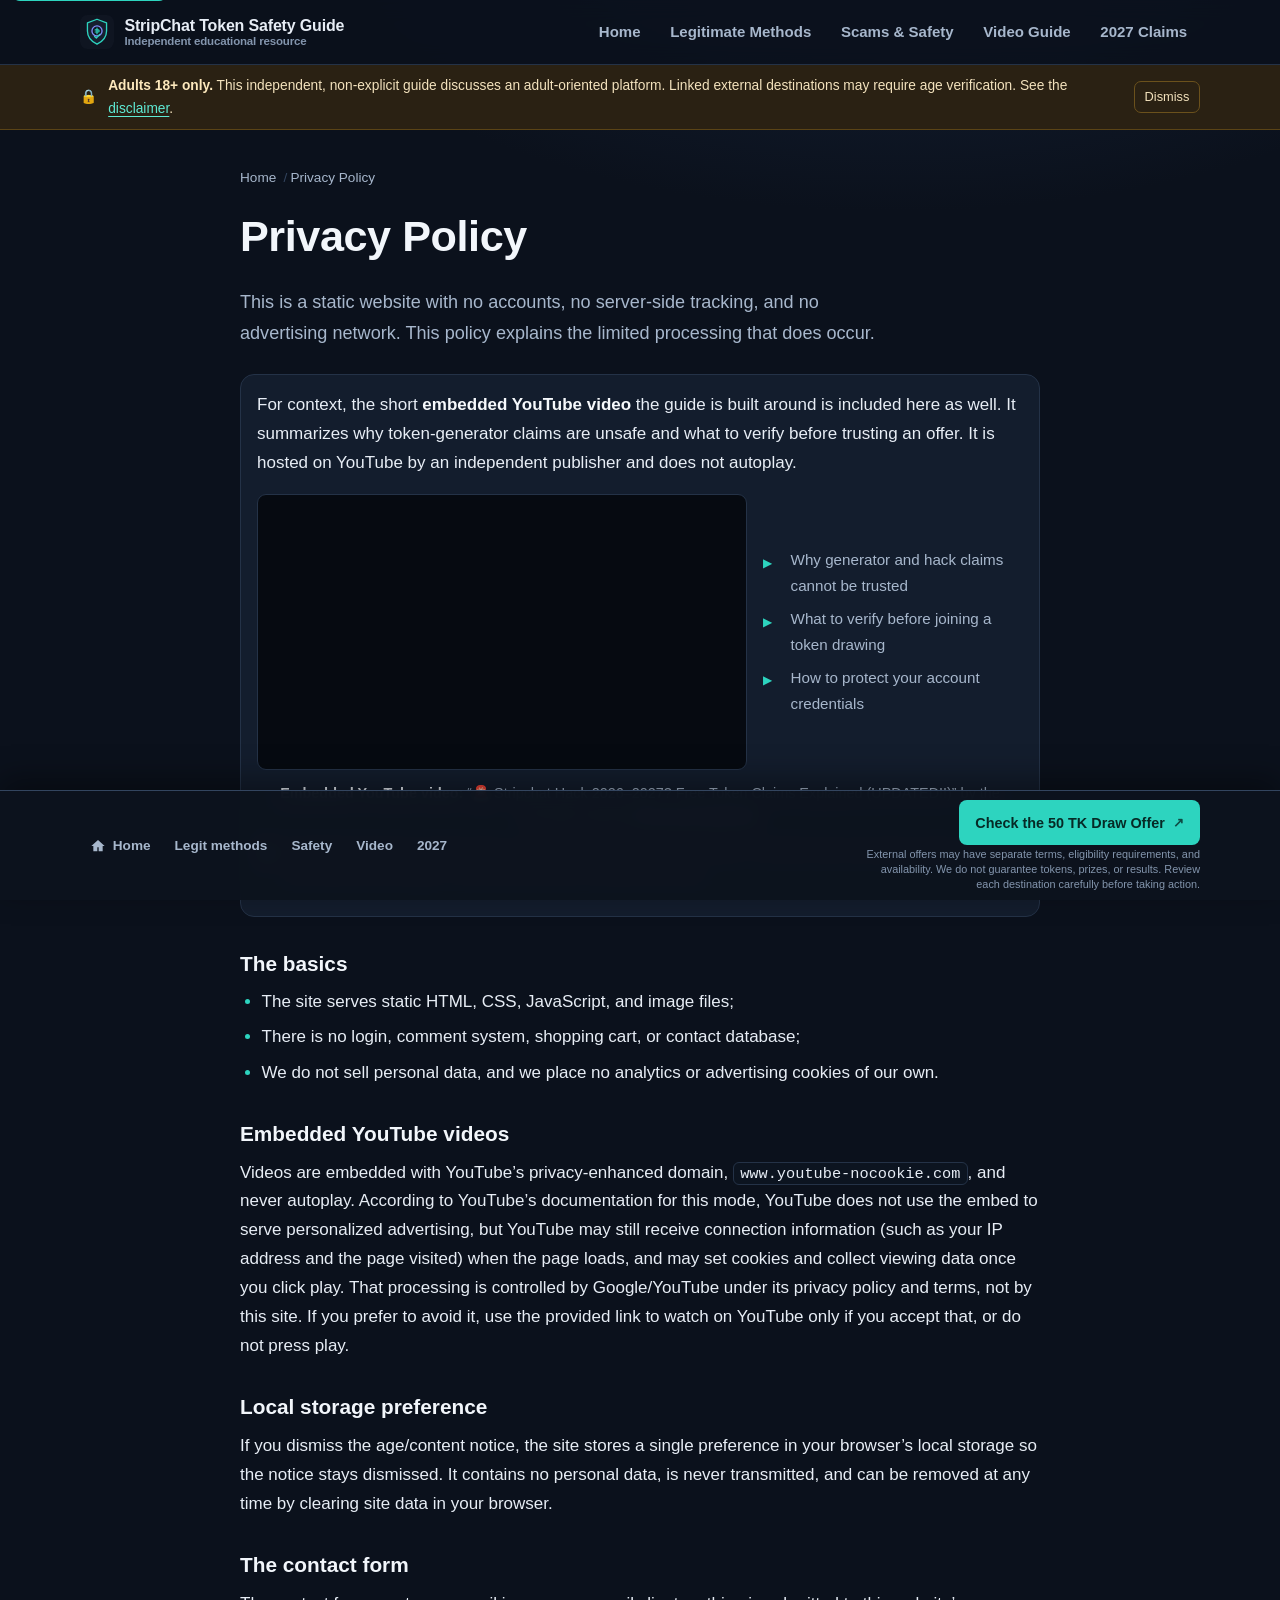
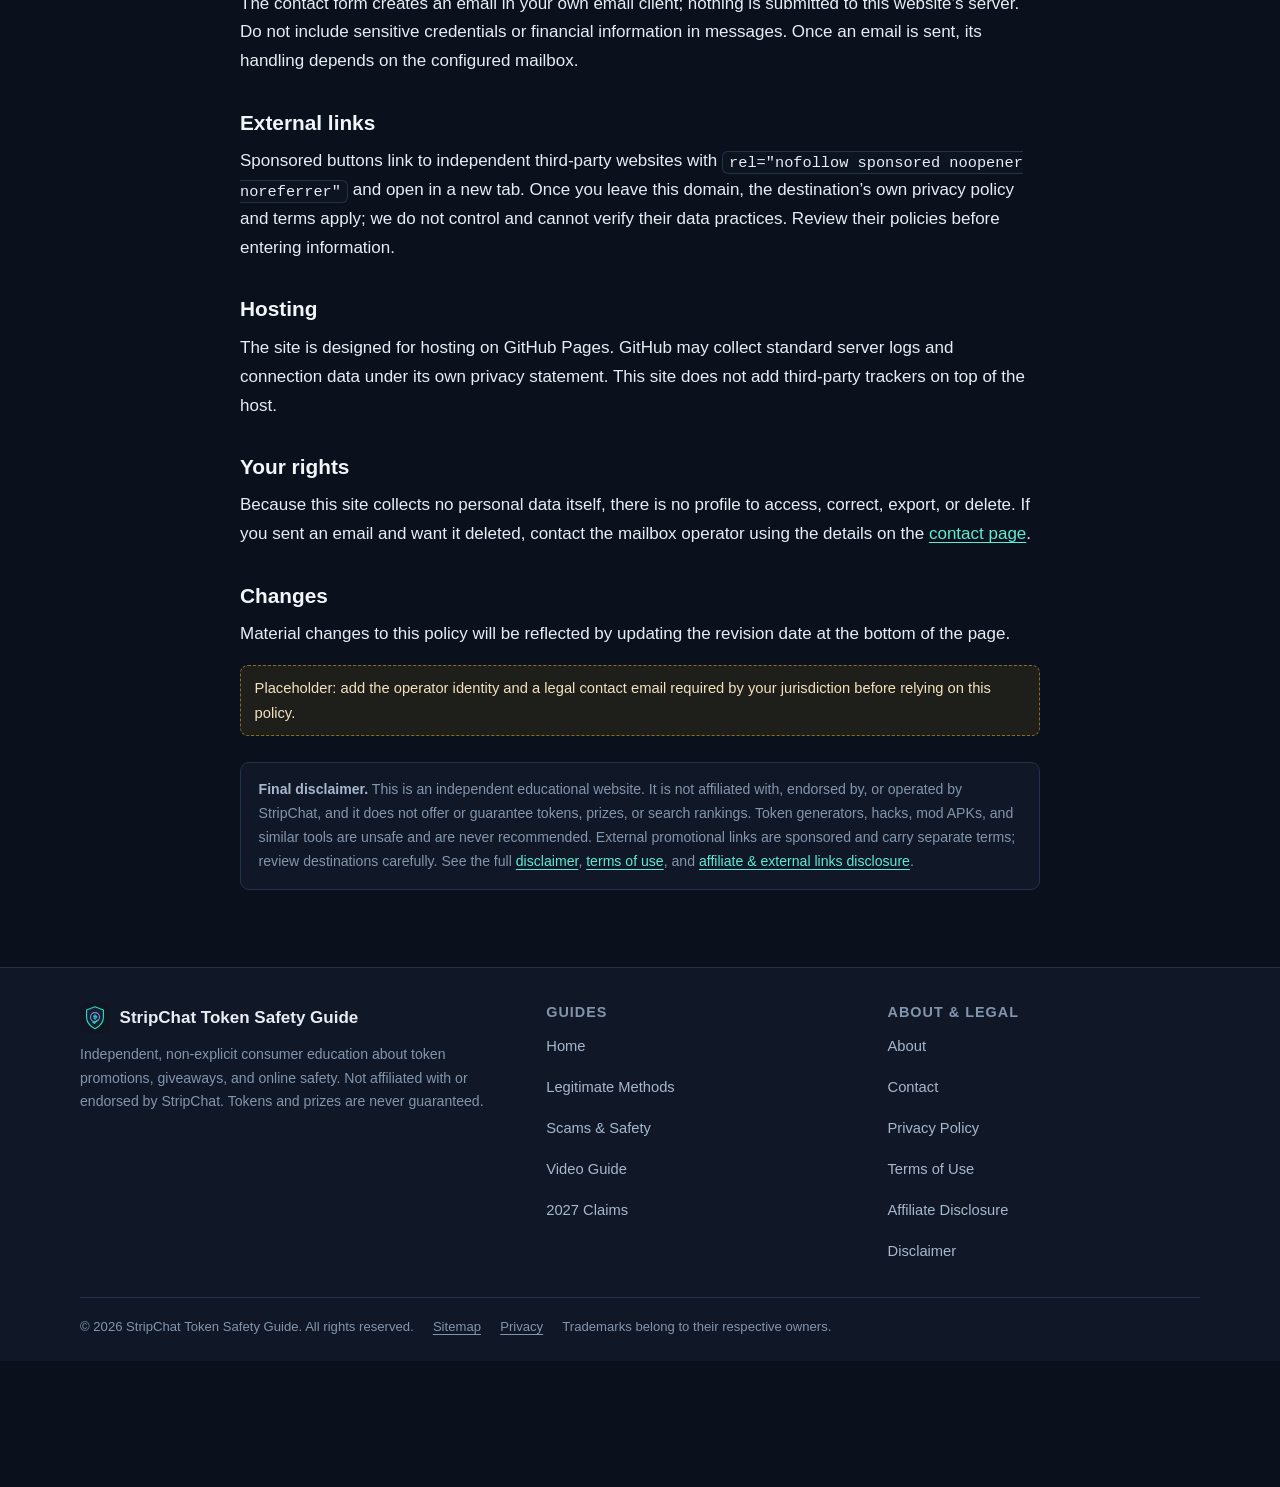
<file: privacy-policy/index.html>
<!DOCTYPE html>
<html lang="en">
<head>
  <meta charset="utf-8">
  <meta name="viewport" content="width=device-width, initial-scale=1">
  <meta name="google-site-verification" content="REPLACE_WITH_AUTHORIZED_TOKEN">
  <title>Privacy Policy: Cookies, Embeds, and Local Storage</title>
  <meta name="description" content="What this static website collects, how the YouTube privacy-enhanced embed works, the single local-storage preference used here, and how sponsored external links handle your data.">
  <meta name="robots" content="index, follow, max-image-preview:large">
  <link rel="canonical" href="https://lilistripmods.github.io/Strip-Mods27/privacy-policy/">
  <meta property="og:locale" content="en_US">
  <meta property="og:type" content="website">
  <meta property="og:site_name" content="StripChat Token Safety Guide">
  <meta property="og:title" content="Privacy Policy: Cookies, Embeds, and Local Storage">
  <meta property="og:description" content="What this static website collects, how the YouTube privacy-enhanced embed works, the single local-storage preference used here, and how sponsored external links handle your data.">
  <meta property="og:url" content="https://lilistripmods.github.io/Strip-Mods27/privacy-policy/">
  <meta property="og:image" content="https://lilistripmods.github.io/Strip-Mods27/assets/img/og-image.png">
  <meta property="og:image:width" content="1200">
  <meta property="og:image:height" content="630">
  <meta property="og:image:alt" content="Shield emblem for the independent StripChat token safety guide">
  <meta name="twitter:card" content="summary_large_image">
  <meta name="twitter:title" content="Privacy Policy: Cookies, Embeds, and Local Storage">
  <meta name="twitter:description" content="What this static website collects, how the YouTube privacy-enhanced embed works, the single local-storage preference used here, and how sponsored external links handle your data.">
  <meta name="twitter:image" content="https://lilistripmods.github.io/Strip-Mods27/assets/img/og-image.png">
  <meta name="twitter:label1" content="Content type">
  <meta name="twitter:data1" content="Independent safety education">
  <link rel="icon" type="image/svg+xml" href="../assets/img/favicon.svg">
  <link rel="icon" type="image/png" sizes="192x192" href="../assets/img/icon-192.png">
  <link rel="apple-touch-icon" href="../assets/img/icon-180.png">
  <link rel="manifest" href="../site.webmanifest">
  <meta name="theme-color" content="#0b111c">
  <link rel="stylesheet" href="../assets/css/style.css">
  <script type="application/ld+json">
{
  "@context": "https://schema.org",
  "@type": "BreadcrumbList",
  "itemListElement": [
    {
      "@type": "ListItem",
      "position": 1,
      "name": "Home",
      "item": "https://lilistripmods.github.io/Strip-Mods27/"
    },
    {
      "@type": "ListItem",
      "position": 2,
      "name": "Privacy Policy",
      "item": "https://lilistripmods.github.io/Strip-Mods27/privacy-policy/"
    }
  ]
}
</script>
</head>
<body>
<a class="skip-link" href="#main">Skip to content</a>
<header class="site-header">
  <div class="container masthead">
    <a class="brand" href="../">
      <img src="../assets/img/favicon.svg" alt="" width="34" height="34">
      <span>StripChat Token Safety Guide<small>Independent educational resource</small></span>
    </a>
    <button class="nav-toggle" type="button" aria-expanded="false" aria-controls="primary-nav">
      <span class="open" aria-hidden="true">&#9776; Menu</span><span class="close" aria-hidden="true">&#10005; Close</span>
      <span class="visually-hidden">Toggle navigation</span>
    </button>
    <nav class="primary-nav" id="primary-nav" aria-label="Primary">
      <a href="../">Home</a><a href="../legitimate-stripchat-token-methods/">Legitimate Methods</a><a href="../stripchat-token-scams-and-safety/">Scams &amp; Safety</a><a href="../stripchat-tokens-video-guide/">Video Guide</a><a href="../stripchat-tokens-free-leak-2027/">2027 Claims</a>
    </nav>
  </div>
</header>
<div class="age-notice" id="age-notice" role="note" aria-label="Adult content notice">
  <div class="container">
    <span aria-hidden="true">&#128274;</span>
    <p class="mb-0"><strong>Adults&nbsp;18+ only.</strong> This independent, non-explicit guide discusses an adult-oriented platform. Linked external destinations may require age verification. See the <a href="../disclaimer/">disclaimer</a>.</p>
    <button class="dismiss" type="button" id="age-dismiss" aria-controls="age-notice">Dismiss</button>
  </div>
</div>

<main id="main">
  <div class="container page-intro legal-body">
    <nav class="breadcrumbs" aria-label="Breadcrumb"><ol>
      <li><a href="../">Home</a></li>
      <li><span aria-current="page">Privacy Policy</span></li>
    </ol></nav>
    
<h1>Privacy Policy</h1>
<p class="lede">This is a static website with no accounts, no server-side tracking, and no advertising network. This policy explains the limited processing that does occur.</p>

<figure class="video-block" id="video">
  <p>For context, the short <strong>embedded YouTube video</strong> the guide is built around is included here as well. It summarizes why token-generator claims are unsafe and what to verify before trusting an offer. It is hosted on YouTube by an independent publisher and does not autoplay.</p>
  <div class="video-grid">
    <div class="video-frame">
      <iframe
        src="https://www.youtube-nocookie.com/embed/0gUquIZrdL0"
        title="Embedded YouTube video: 🚨 Stripchat Hack 2026–2027? Free Token Claims Explained (UPDATED!!), published by thenewyorkjets28" loading="lazy"
        allow="accelerometer; clipboard-write; encrypted-media; gyroscope; picture-in-picture; web-share"
        referrerpolicy="strict-origin-when-cross-origin"
        allowfullscreen></iframe>
    </div>
    <ul class="video-learn"><li>Why generator and hack claims cannot be trusted</li><li>What to verify before joining a token drawing</li><li>How to protect your account credentials</li></ul>
  </div>
  <figcaption class="video-caption"><strong>Embedded YouTube video:</strong> “🚨 Stripchat Hack 2026–2027? Free Token Claims Explained (UPDATED!!)” by the YouTube channel <strong>thenewyorkjets28</strong>.</figcaption>
  <p class="video-note">
    <svg class="icon" viewBox="0 0 24 24" aria-hidden="true"><path fill="#8395ad" d="M12 2a10 10 0 1 0 0 20 10 10 0 0 0 0-20Zm1 15h-2v-6h2v6Zm0-8h-2V7h2v2Z"/></svg>
    <span>Embedded third-party YouTube video. It does not autoplay; press play to load it. YouTube&rsquo;s terms and privacy policy apply once you interact with the player. This site does not own or produce the video.</span>
  </p>
</figure>

<div class="legal-body">
<h2>The basics</h2>
<ul>
  <li>The site serves static HTML, CSS, JavaScript, and image files;</li>
  <li>There is no login, comment system, shopping cart, or contact database;</li>
  <li>We do not sell personal data, and we place no analytics or advertising cookies of our own.</li>
</ul>
<h2>Embedded YouTube videos</h2>
<p>Videos are embedded with YouTube&rsquo;s privacy-enhanced domain, <code>www.youtube-nocookie.com</code>, and never autoplay. According to YouTube&rsquo;s documentation for this mode, YouTube does not use the embed to serve personalized advertising, but YouTube may still receive connection information (such as your IP address and the page visited) when the page loads, and may set cookies and collect viewing data once you click play. That processing is controlled by Google/YouTube under its privacy policy and terms, not by this site. If you prefer to avoid it, use the provided link to watch on YouTube only if you accept that, or do not press play.</p>
<h2>Local storage preference</h2>
<p>If you dismiss the age/content notice, the site stores a single preference in your browser&rsquo;s local storage so the notice stays dismissed. It contains no personal data, is never transmitted, and can be removed at any time by clearing site data in your browser.</p>
<h2>The contact form</h2>
<p>The contact form creates an email in your own email client; nothing is submitted to this website&rsquo;s server. Do not include sensitive credentials or financial information in messages. Once an email is sent, its handling depends on the configured mailbox.</p>
<h2>External links</h2>
<p>Sponsored buttons link to independent third-party websites with <code>rel=&quot;nofollow sponsored noopener noreferrer&quot;</code> and open in a new tab. Once you leave this domain, the destination&rsquo;s own privacy policy and terms apply; we do not control and cannot verify their data practices. Review their policies before entering information.</p>
<h2>Hosting</h2>
<p>The site is designed for hosting on GitHub Pages. GitHub may collect standard server logs and connection data under its own privacy statement. This site does not add third-party trackers on top of the host.</p>
<h2>Your rights</h2>
<p>Because this site collects no personal data itself, there is no profile to access, correct, export, or delete. If you sent an email and want it deleted, contact the mailbox operator using the details on the <a href="../contact/">contact page</a>.</p>
<h2>Changes</h2>
<p>Material changes to this policy will be reflected by updating the revision date at the bottom of the page.</p>
<div class="placeholder-line">Placeholder: add the operator identity and a legal contact email required by your jurisdiction before relying on this policy.</div>
</div>

    
<aside class="disclaimer" aria-label="Final disclaimer">
  <p class="mb-0"><strong>Final disclaimer.</strong> This is an independent educational
  website. It is not affiliated with, endorsed by, or operated by StripChat, and it does
  not offer or guarantee tokens, prizes, or search rankings. Token generators, hacks,
  mod APKs, and similar tools are unsafe and are never recommended. External promotional
  links are sponsored and carry separate terms; review destinations carefully. See the
  full <a href="../disclaimer/">disclaimer</a>,
  <a href="../terms-of-use/">terms of use</a>, and
  <a href="../affiliate-disclosure/">affiliate &amp; external links disclosure</a>.</p>
</aside>

  </div>
</main>
<footer class="site-footer">
  <div class="container">
    <div class="footer-grid">
      <div>
        <div class="footer-brand">
          <img src="../assets/img/favicon.svg" alt="" width="30" height="30">
          <span>StripChat Token Safety Guide</span>
        </div>
        <p>Independent, non-explicit consumer education about token promotions, giveaways, and online safety. Not affiliated with or endorsed by StripChat. Tokens and prizes are never guaranteed.</p>
      </div>
      <nav aria-label="Guide pages">
        <h2>Guides</h2>
        <ul><li><a href="../">Home</a></li><li><a href="../legitimate-stripchat-token-methods/">Legitimate Methods</a></li><li><a href="../stripchat-token-scams-and-safety/">Scams & Safety</a></li><li><a href="../stripchat-tokens-video-guide/">Video Guide</a></li><li><a href="../stripchat-tokens-free-leak-2027/">2027 Claims</a></li></ul>
      </nav>
      <nav aria-label="Legal and editorial pages">
        <h2>About &amp; legal</h2>
        <ul><li><a href="../about/">About</a></li><li><a href="../contact/">Contact</a></li><li><a href="../privacy-policy/">Privacy Policy</a></li><li><a href="../terms-of-use/">Terms of Use</a></li><li><a href="../affiliate-disclosure/">Affiliate Disclosure</a></li><li><a href="../disclaimer/">Disclaimer</a></li></ul>
      </nav>
    </div>
    <div class="footer-bottom">
      <span>&copy; 2026 StripChat Token Safety Guide. All rights reserved.</span>
      <a href="../sitemap.xml">Sitemap</a>
      <a href="../privacy-policy/">Privacy</a>
      <span>Trademarks belong to their respective owners.</span>
    </div>
  </div>
</footer>
<div class="sticky-bar">
  <div class="sticky-bar-inner">
    <nav class="sticky-nav" aria-label="Quick links"><a href="../"><svg class="icon" viewBox="0 0 24 24" aria-hidden="true"><path fill="currentColor" d="M12 3 2 12h3v8h6v-6h2v6h6v-8h3L12 3Z"/></svg><span>Home</span></a><a href="../legitimate-stripchat-token-methods/"><span>Legit methods</span></a><a href="../stripchat-token-scams-and-safety/"><span>Safety</span></a><a href="../stripchat-tokens-video-guide/"><span>Video</span></a><a href="../stripchat-tokens-free-leak-2027/"><span>2027</span></a></nav>
    <div class="sticky-cta-wrap">
      <a class="btn btn-primary btn-sm" href="https://striptks.live/" target="_blank"
         rel="nofollow sponsored noopener noreferrer">Check the 50 TK Draw Offer</a>
      <span class="sticky-cta-note">External offers may have separate terms, eligibility requirements, and availability. We do not guarantee tokens, prizes, or results. Review each destination carefully before taking action.</span>
    </div>
  </div>
</div>

<script src="../assets/js/main.js" defer></script>
</body>
</html>
</file>
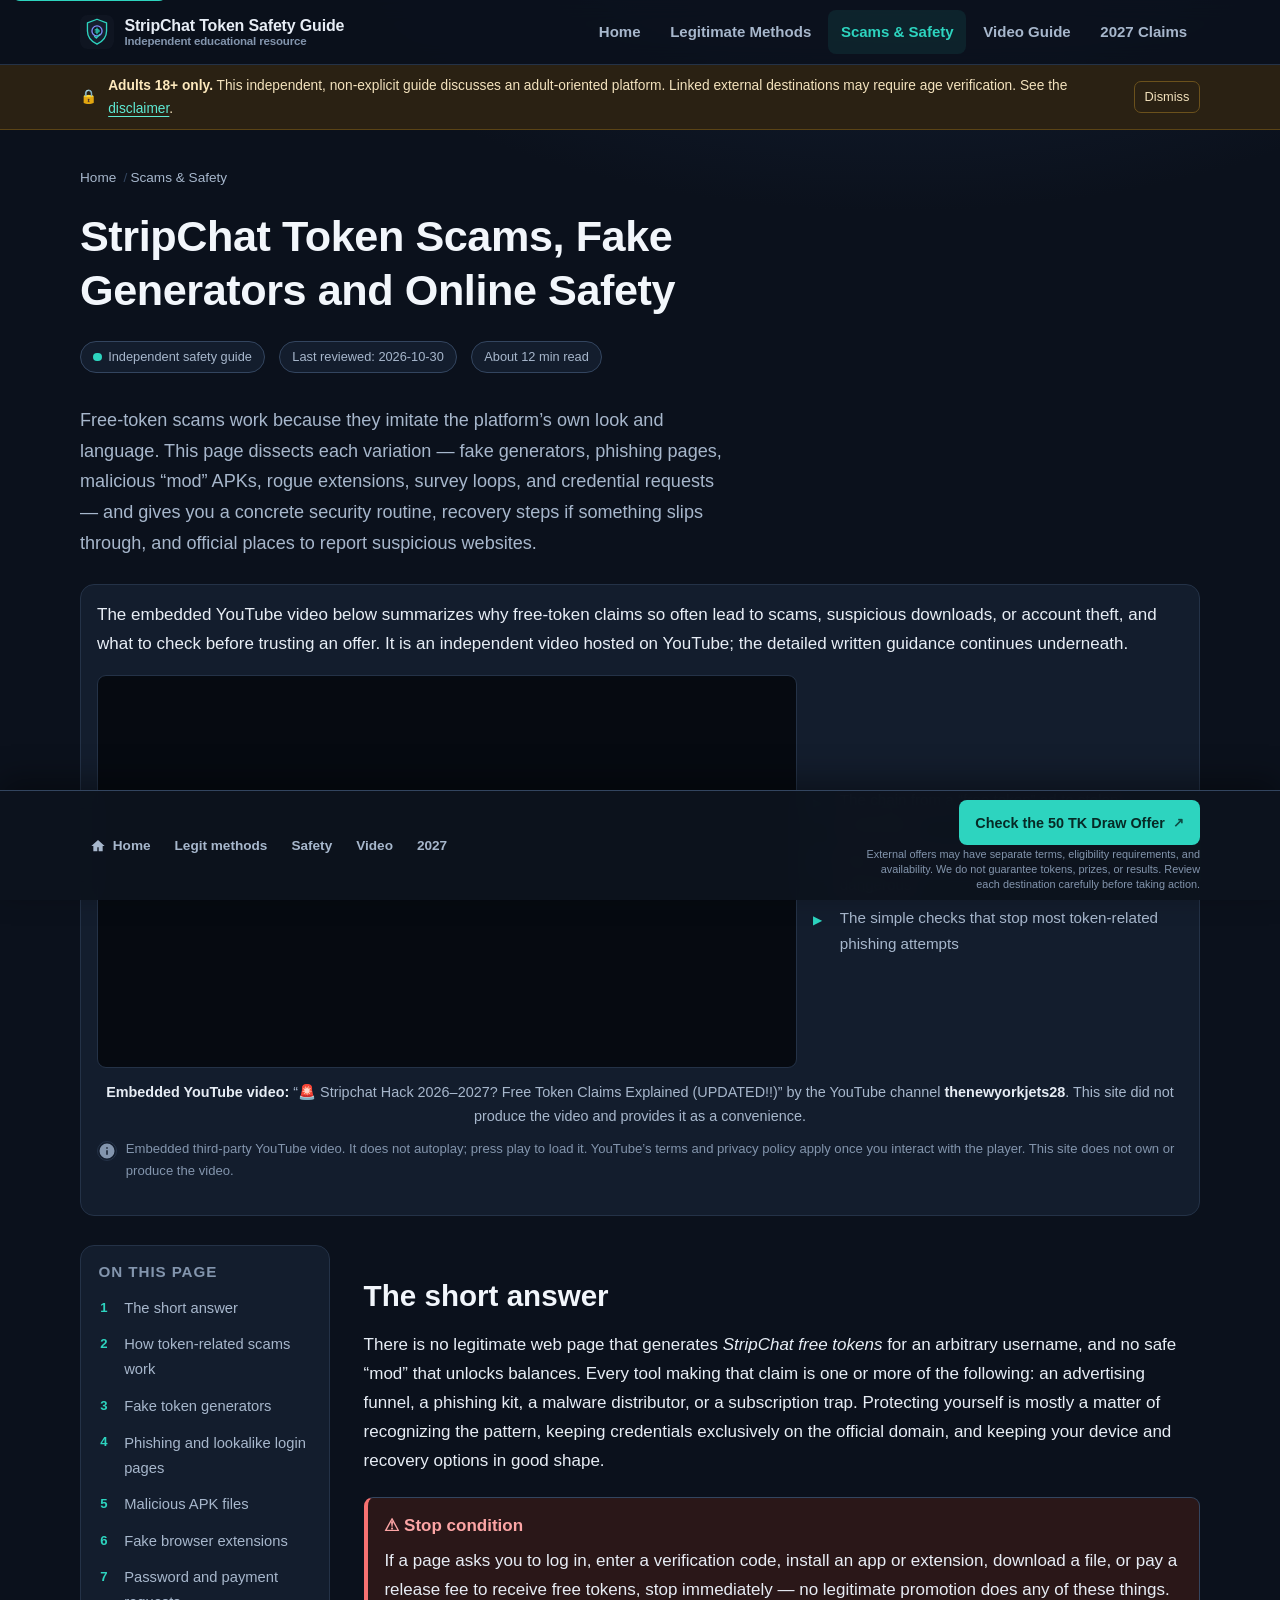
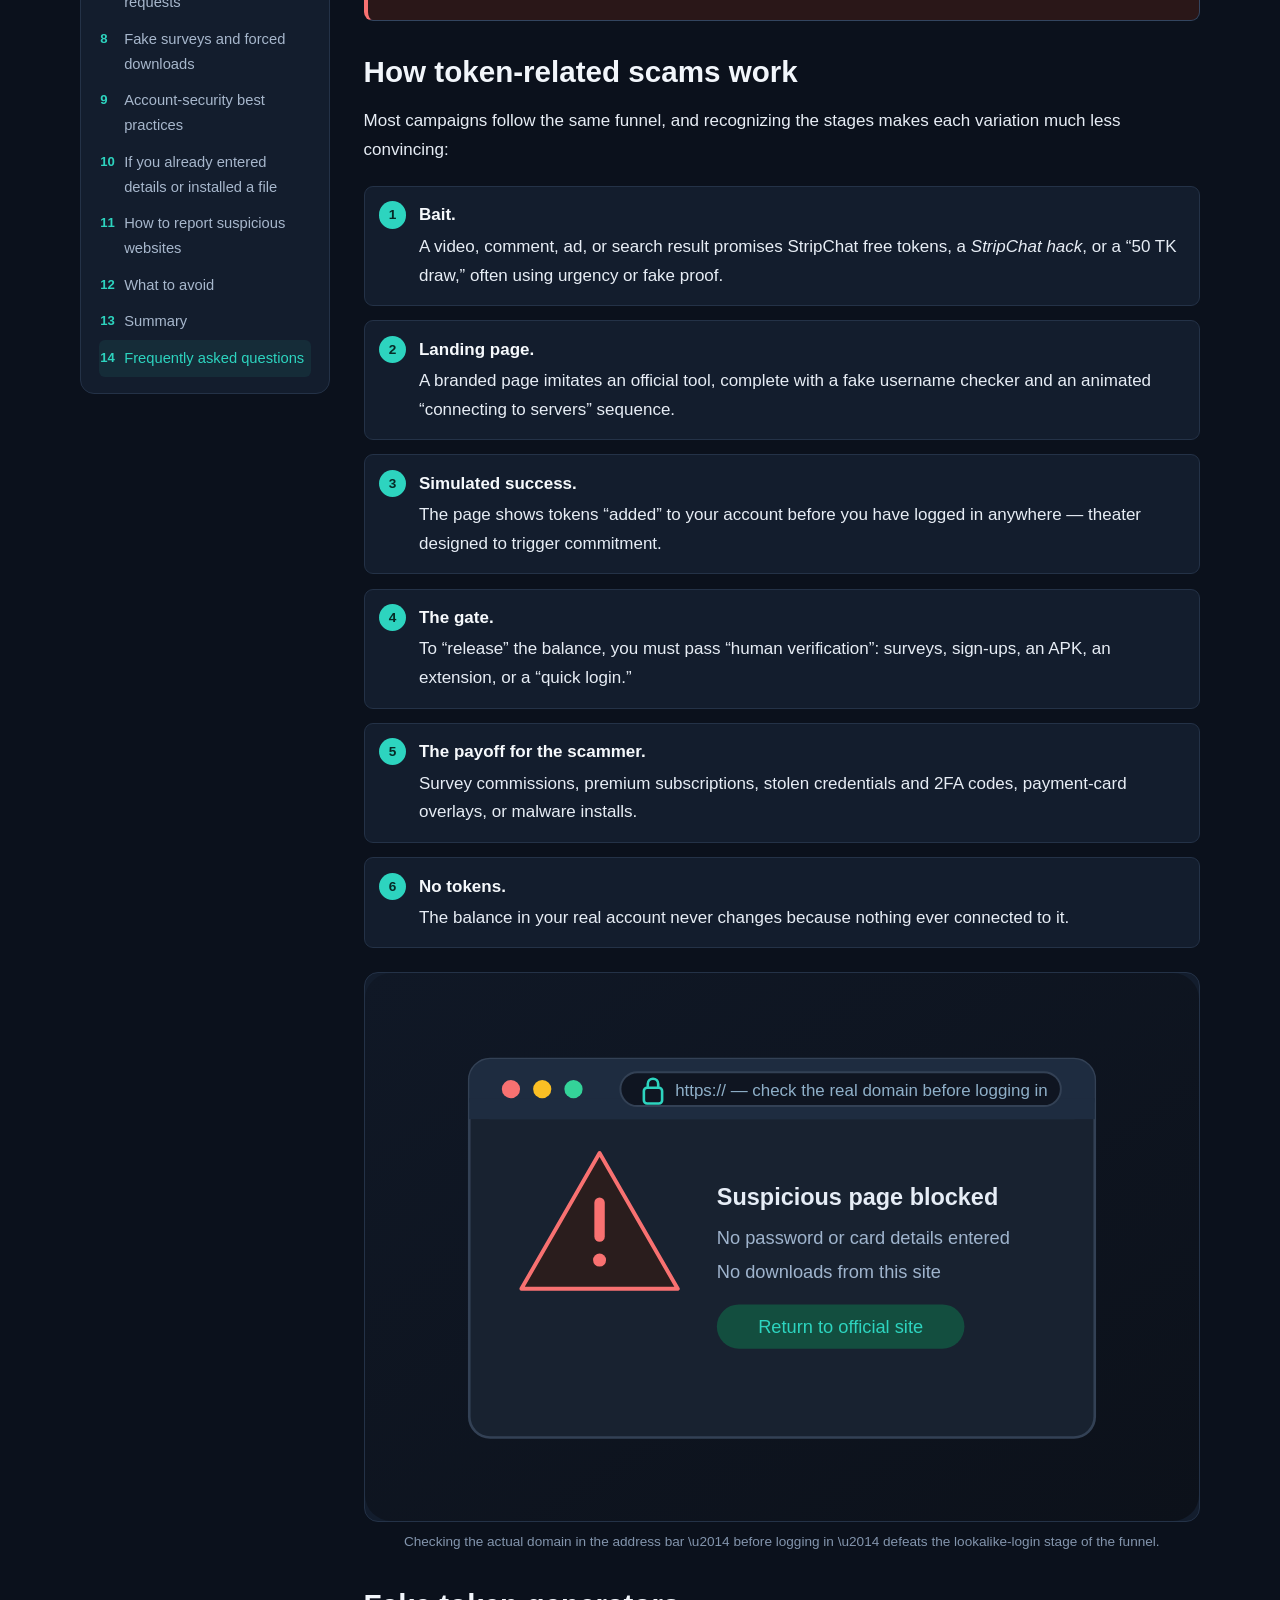
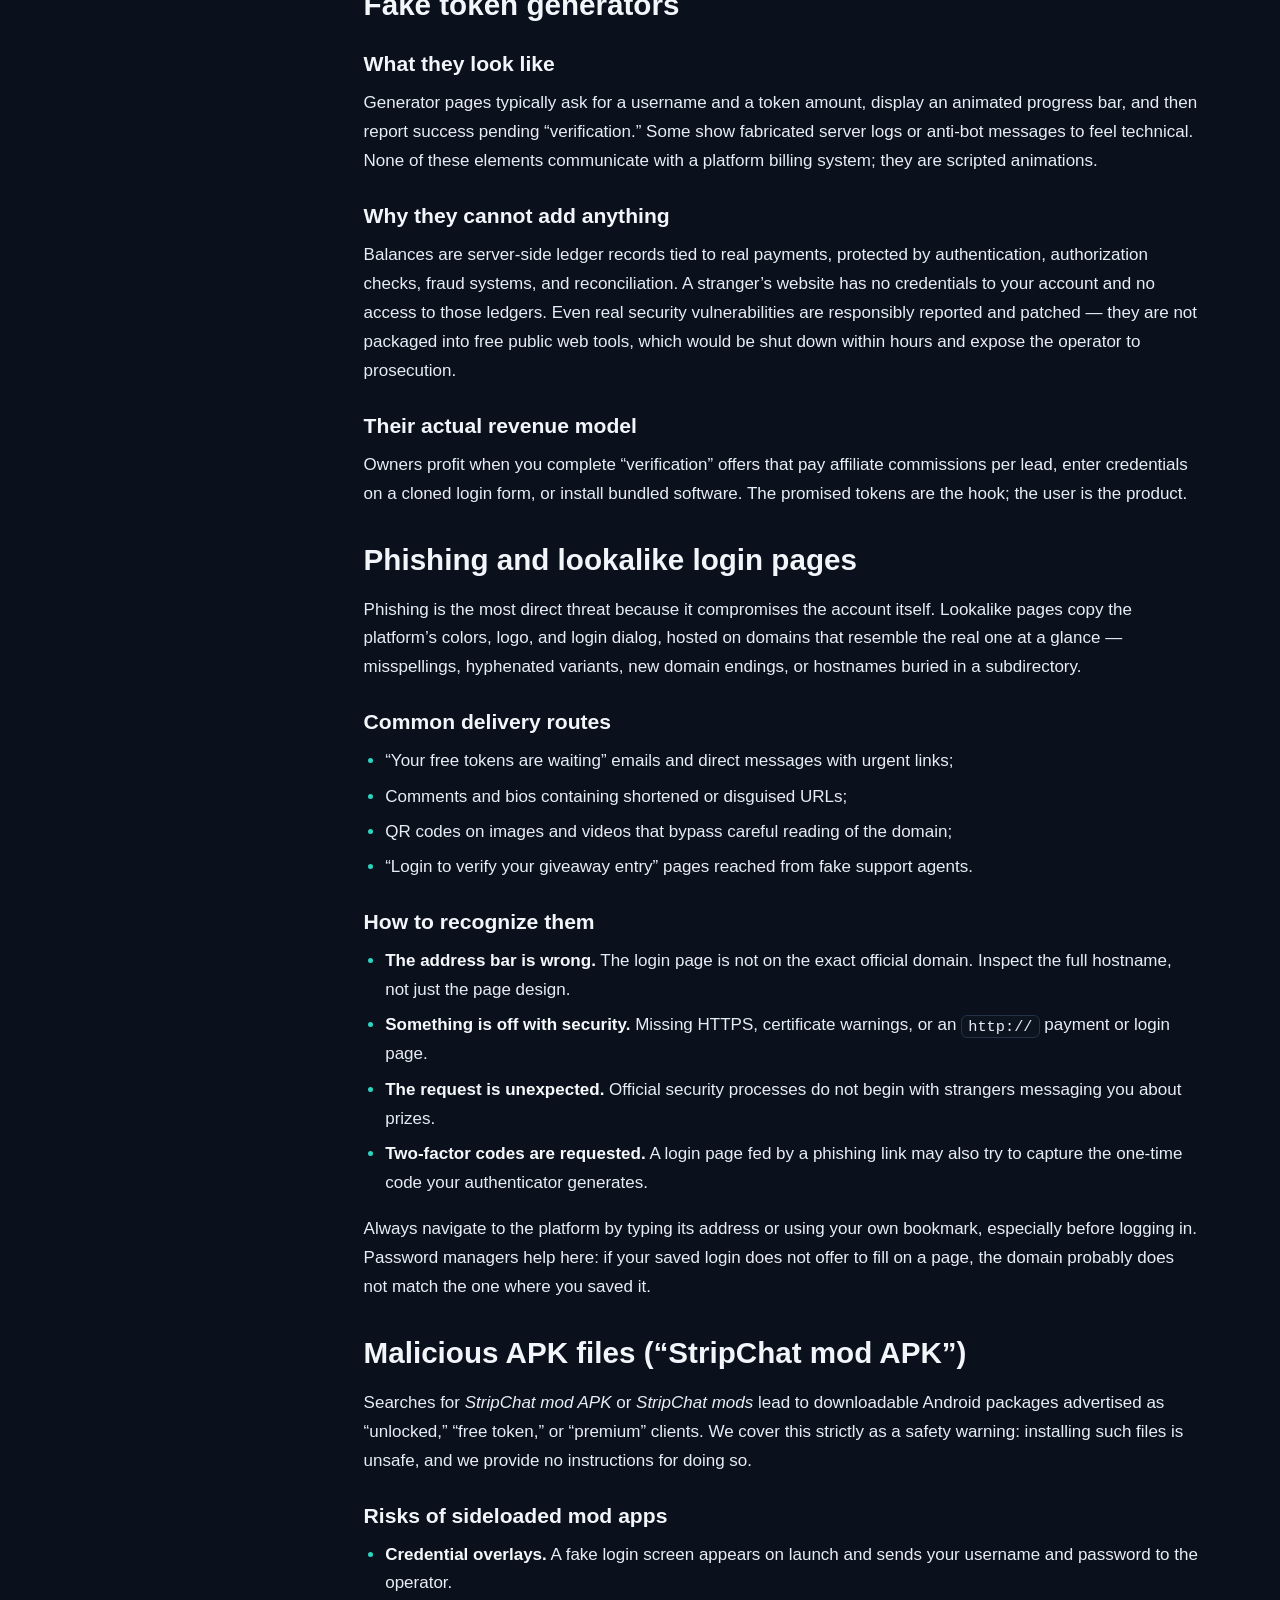
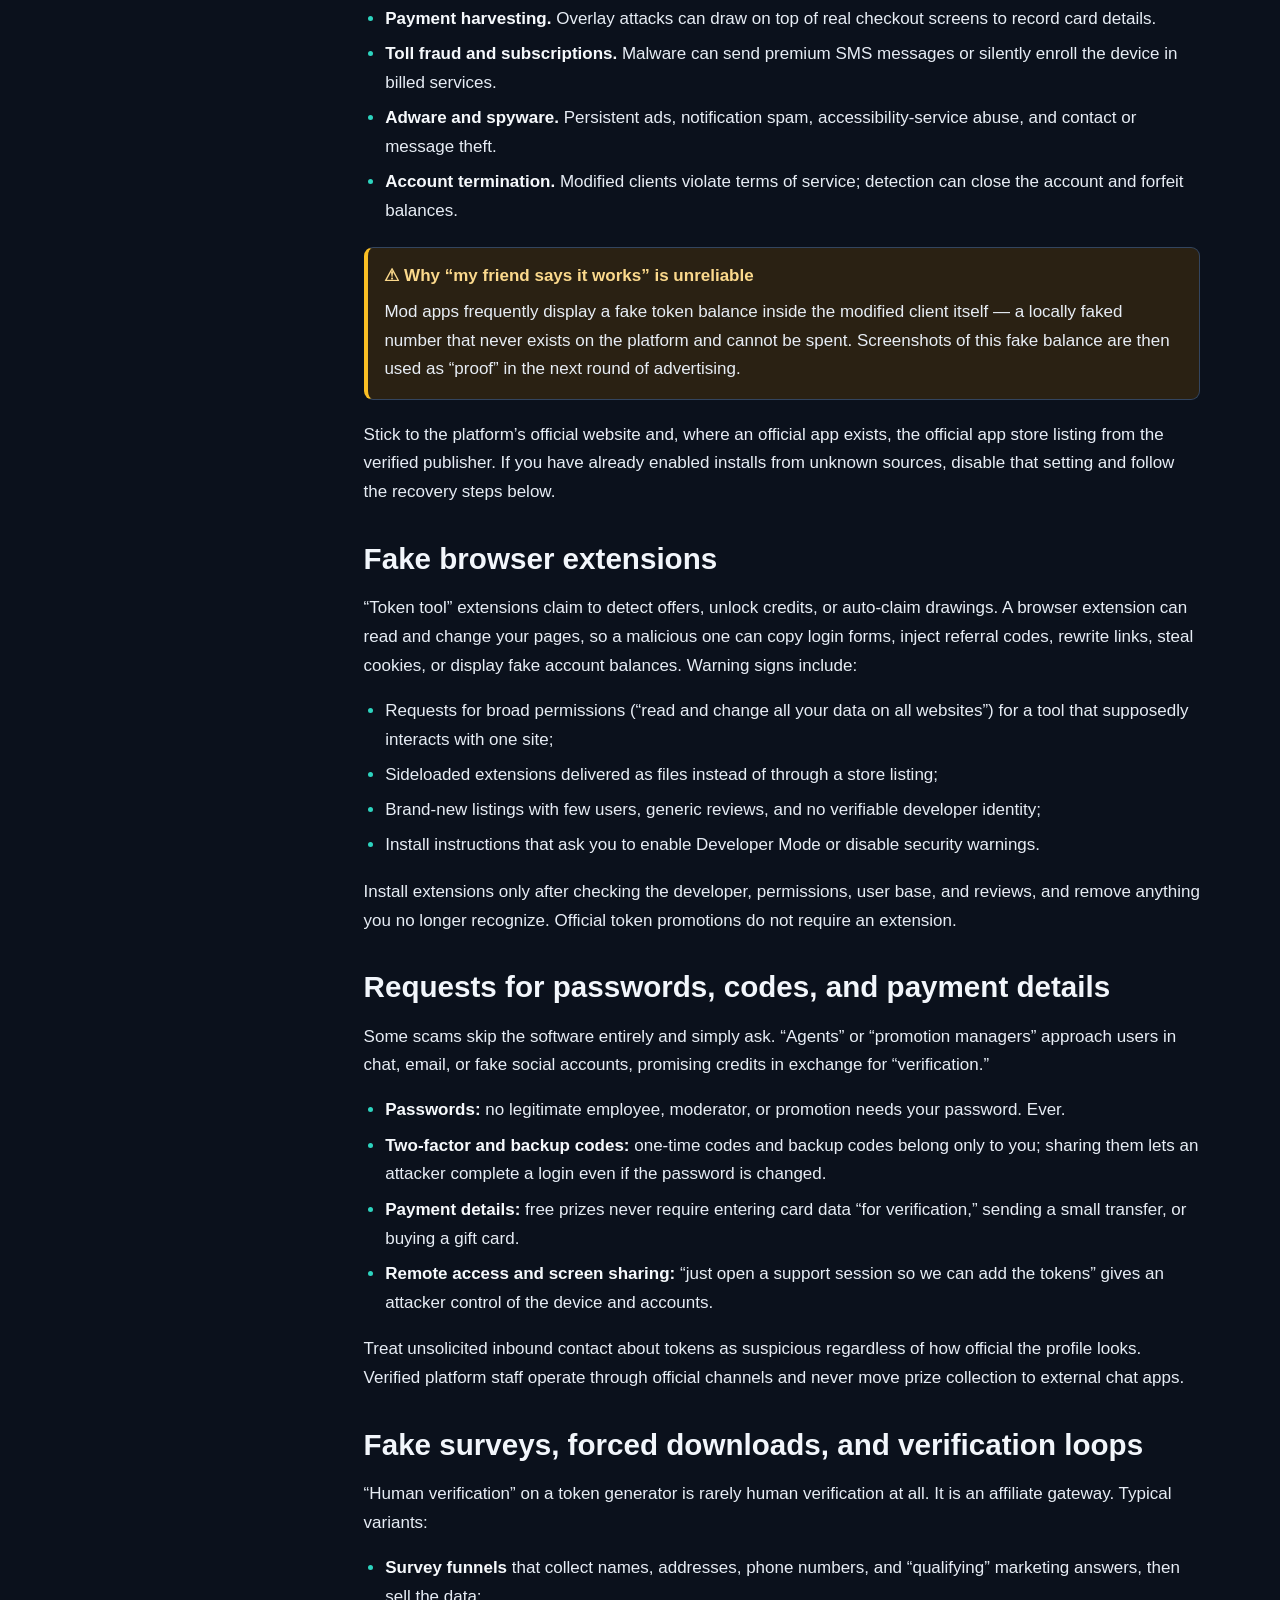
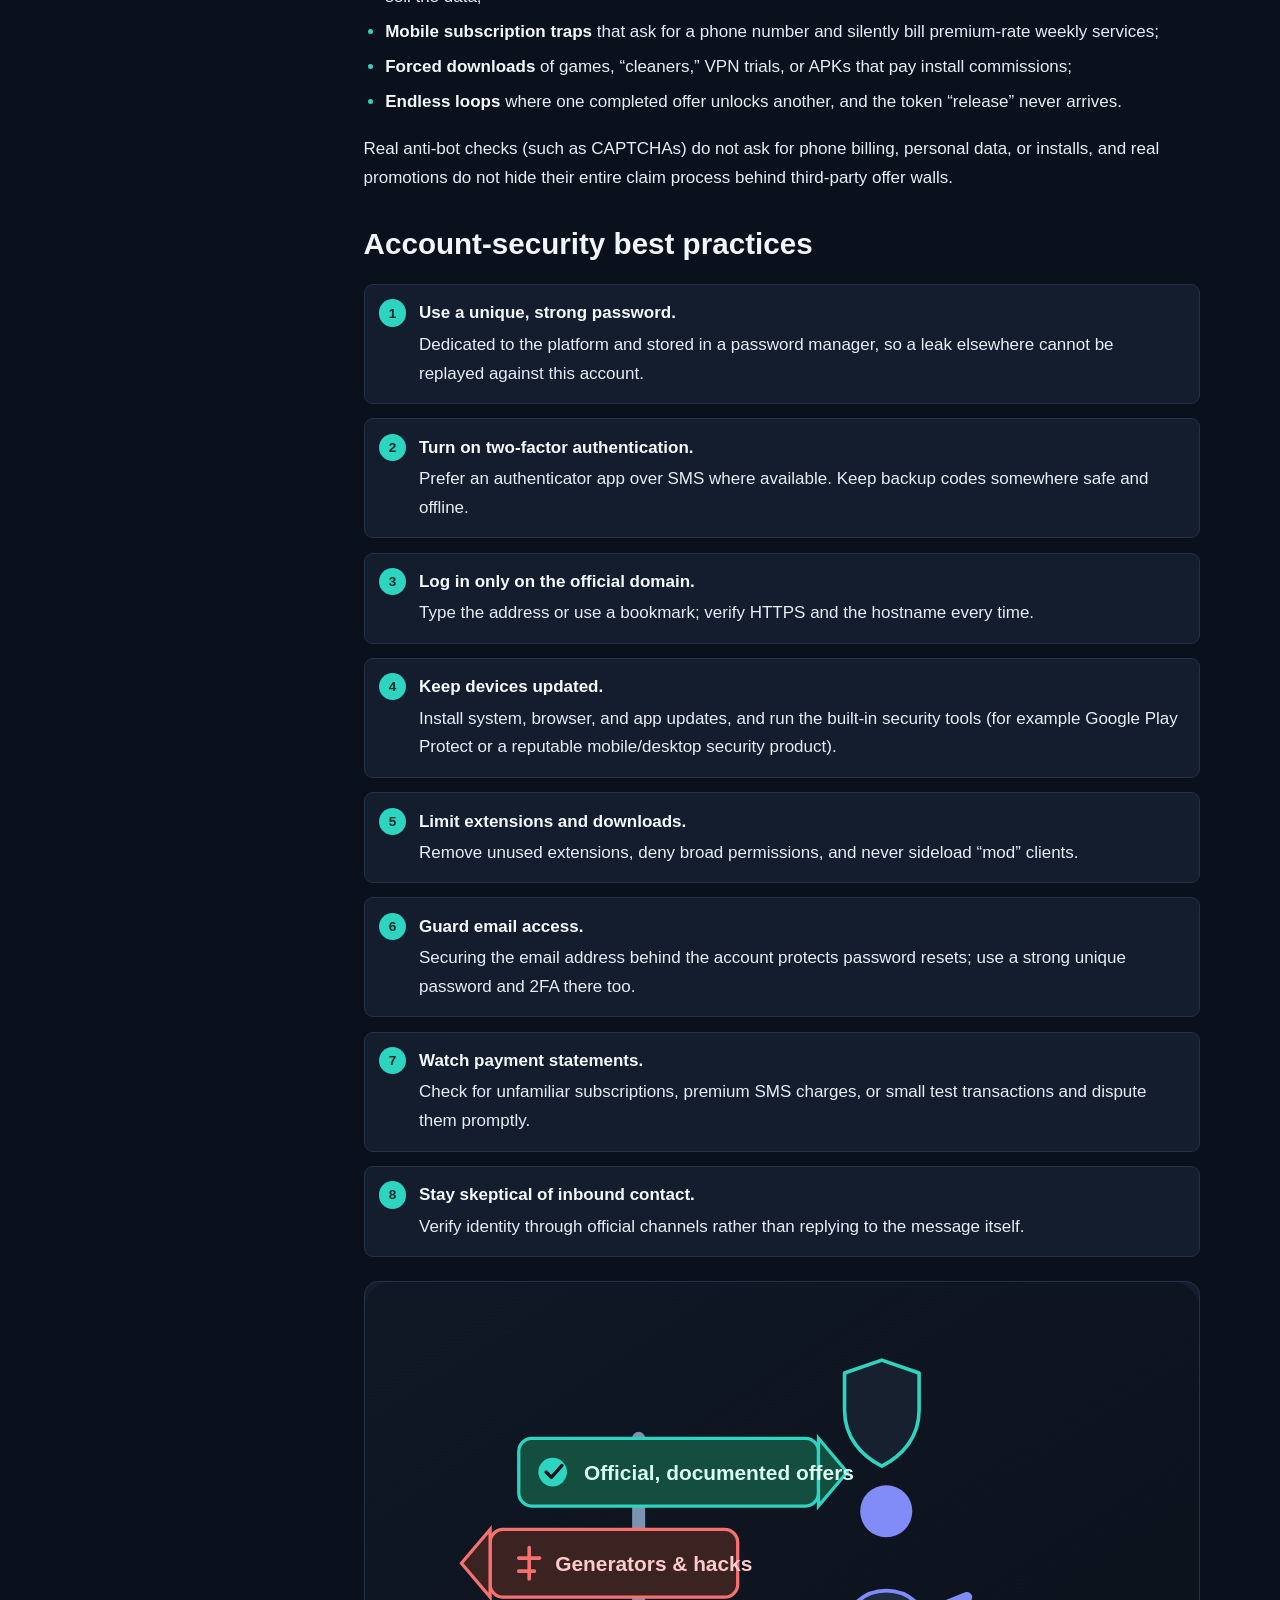
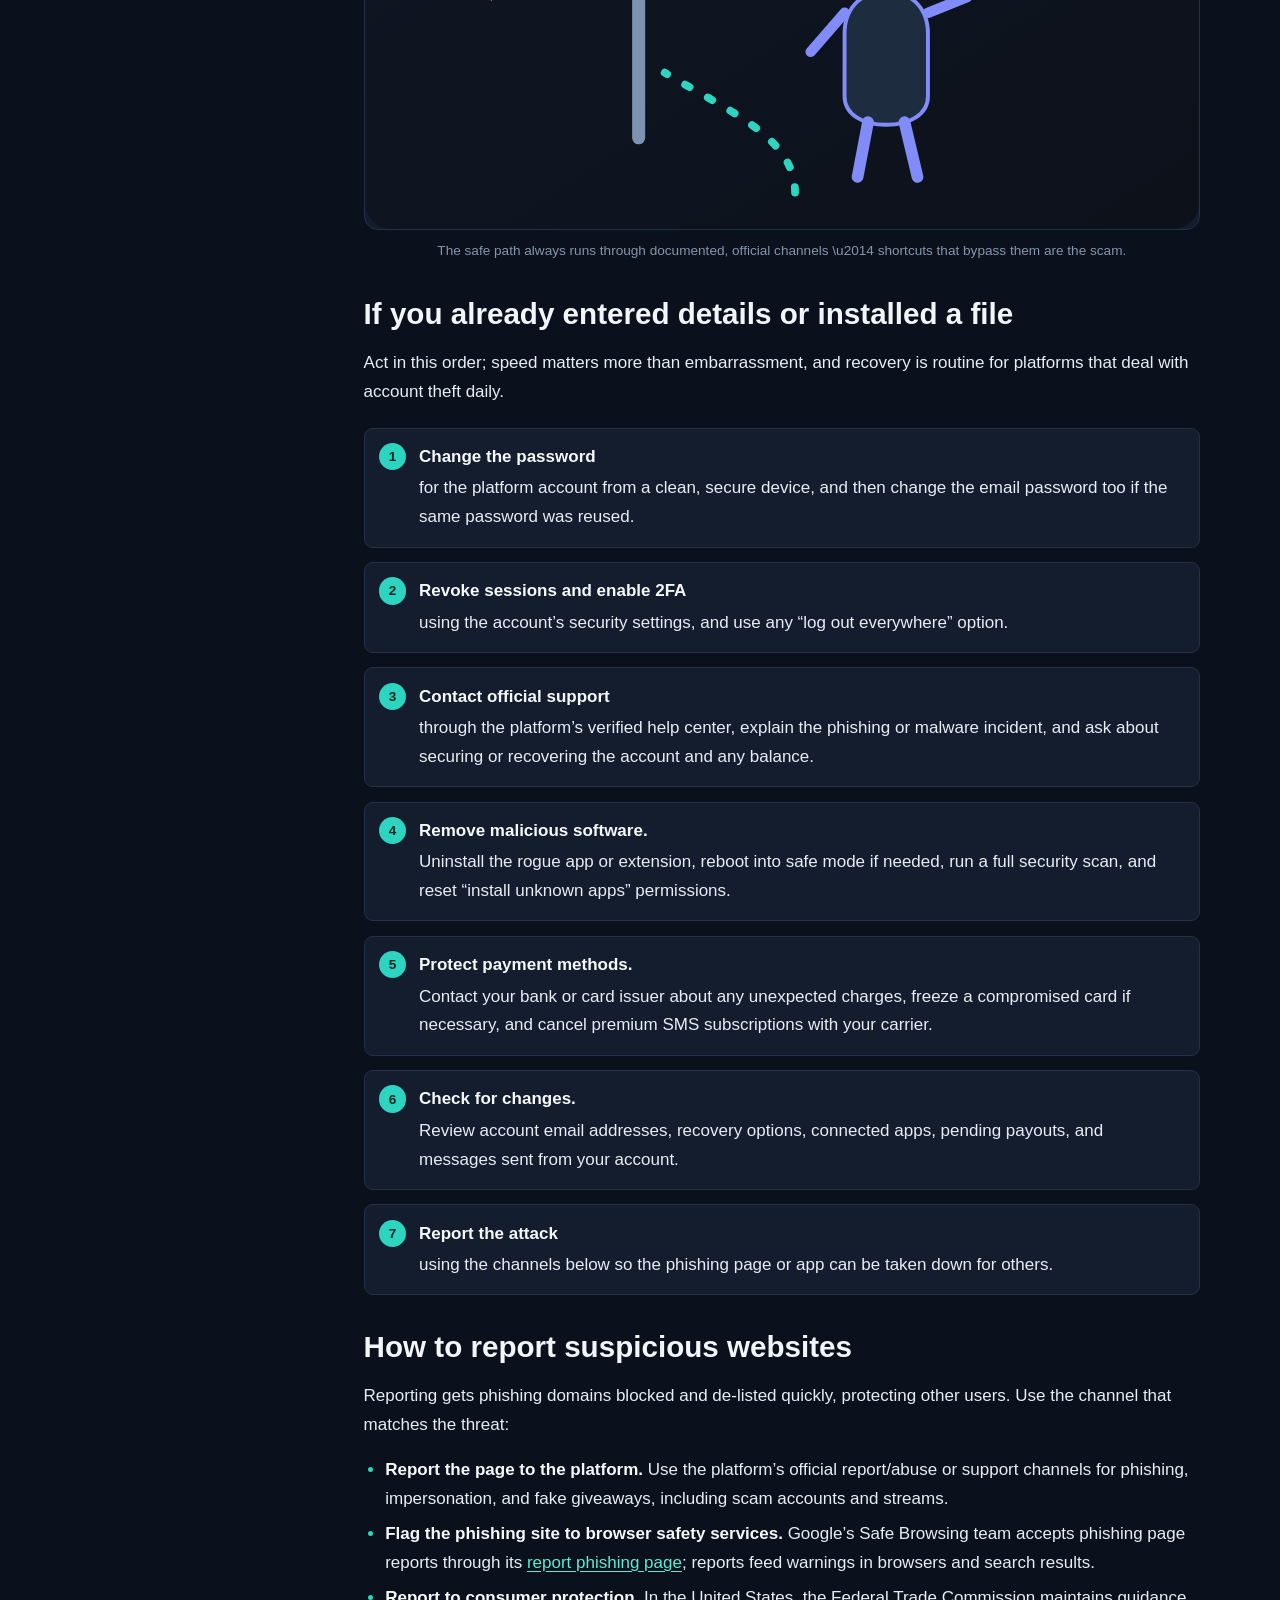
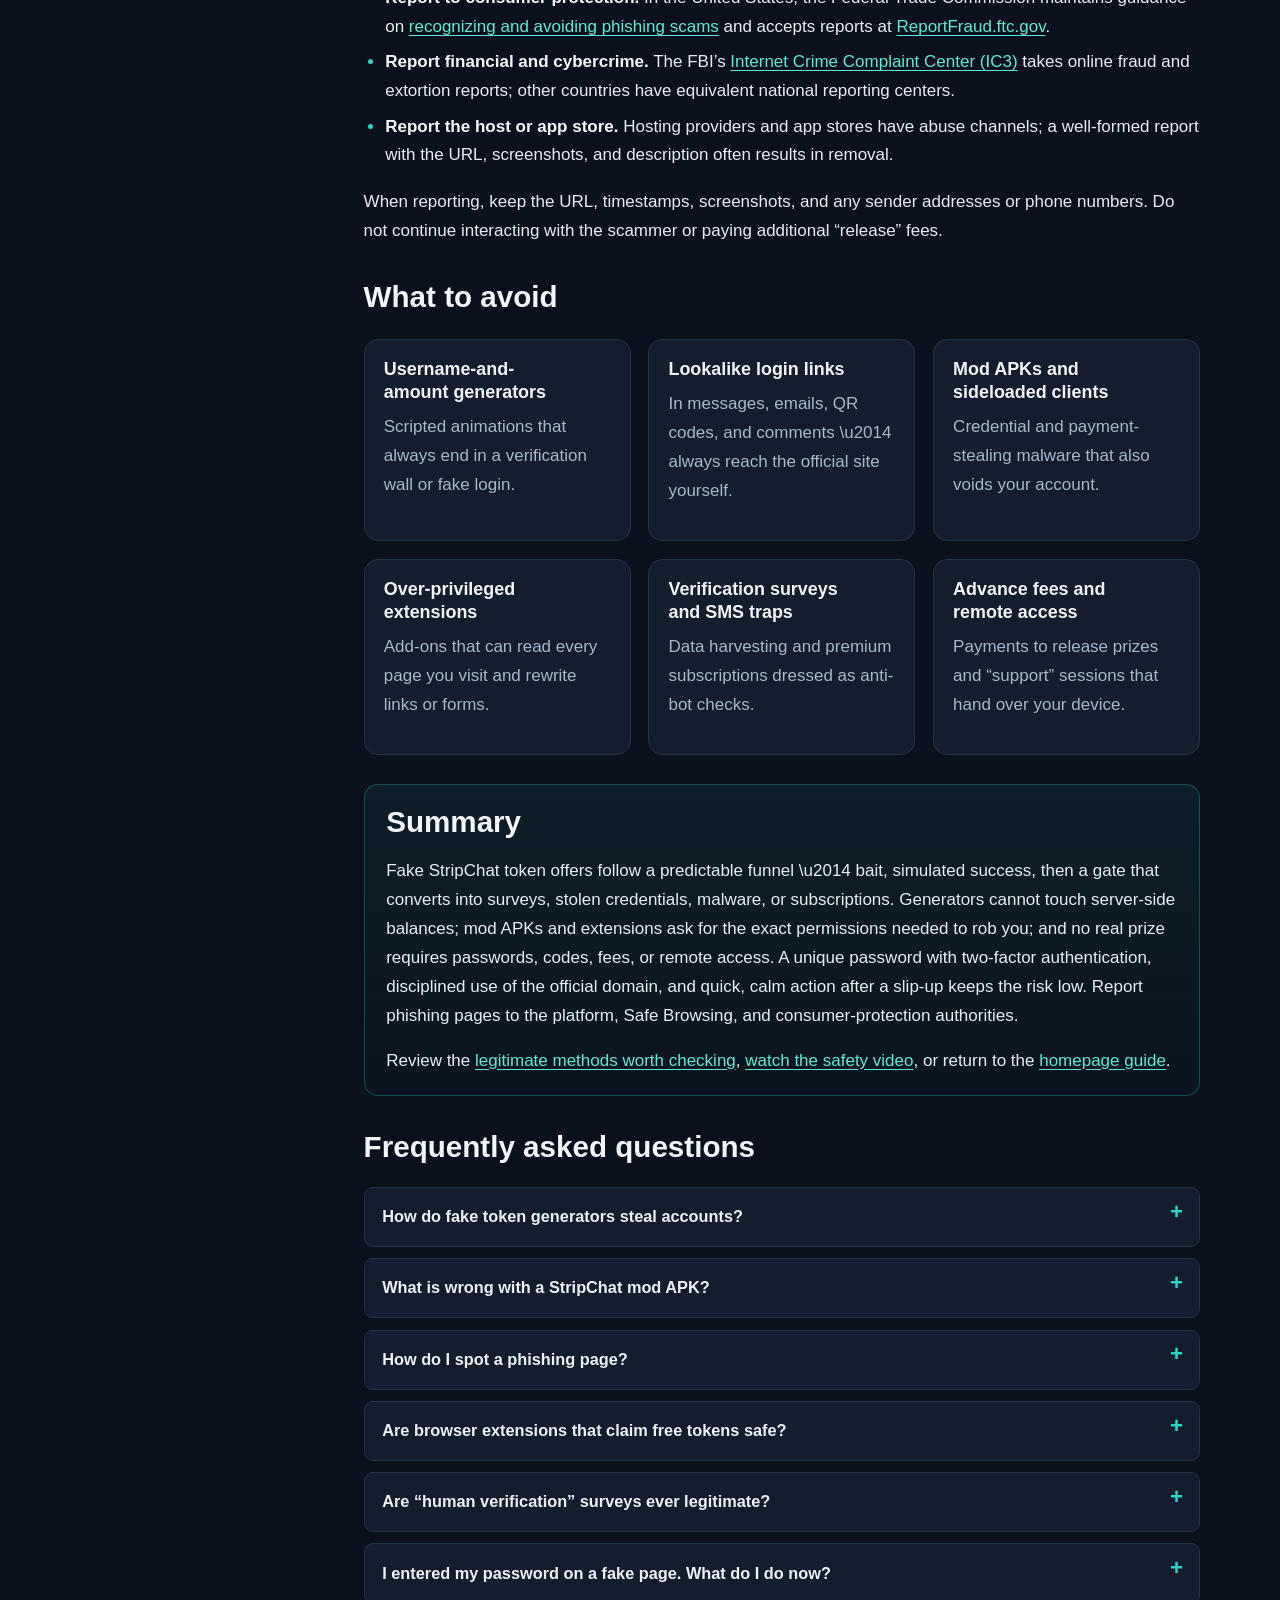
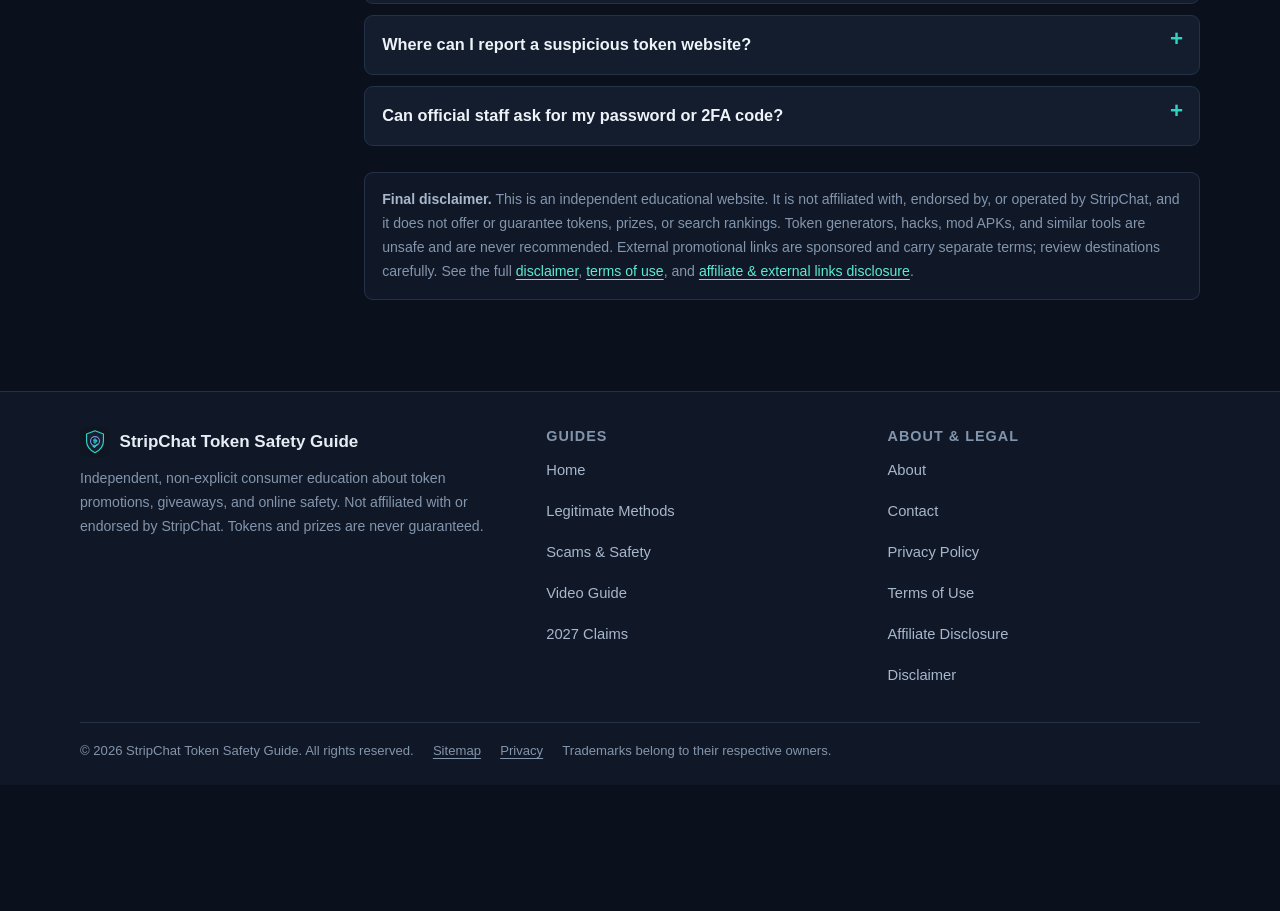
<file: stripchat-token-scams-and-safety/index.html>
<!DOCTYPE html>
<html lang="en">
<head>
  <meta charset="utf-8">
  <meta name="viewport" content="width=device-width, initial-scale=1">
  <meta name="google-site-verification" content="REPLACE_WITH_AUTHORIZED_TOKEN">
  <title>StripChat Token Scams, Fake Generators and Online Safety</title>
  <meta name="description" content="How fake StripChat token generators, phishing pages, malicious mod APKs, fake browser extensions, and survey scams work in 2026 — with account-security steps and instructions for reporting suspicious websites.">
  <meta name="robots" content="index, follow, max-image-preview:large">
  <link rel="canonical" href="https://lilistripmods.github.io/Strip-Mods27/stripchat-token-scams-and-safety/">
  <meta property="og:locale" content="en_US">
  <meta property="og:type" content="article">
  <meta property="og:site_name" content="StripChat Token Safety Guide">
  <meta property="og:title" content="StripChat Token Scams, Fake Generators and Online Safety">
  <meta property="og:description" content="How fake StripChat token generators, phishing pages, malicious mod APKs, fake browser extensions, and survey scams work in 2026 — with account-security steps and instructions for reporting suspicious websites.">
  <meta property="og:url" content="https://lilistripmods.github.io/Strip-Mods27/stripchat-token-scams-and-safety/">
  <meta property="og:image" content="https://lilistripmods.github.io/Strip-Mods27/assets/img/og-image.png">
  <meta property="og:image:width" content="1200">
  <meta property="og:image:height" content="630">
  <meta property="og:image:alt" content="Shield emblem for the independent StripChat token safety guide">
  <meta property="article:published_time" content="2026-10-30">
  <meta property="article:modified_time" content="2026-10-30">
<meta name="twitter:card" content="summary_large_image">
  <meta name="twitter:title" content="StripChat Token Scams, Fake Generators and Online Safety">
  <meta name="twitter:description" content="How fake StripChat token generators, phishing pages, malicious mod APKs, fake browser extensions, and survey scams work in 2026 — with account-security steps and instructions for reporting suspicious websites.">
  <meta name="twitter:image" content="https://lilistripmods.github.io/Strip-Mods27/assets/img/og-image.png">
  <meta name="twitter:label1" content="Content type">
  <meta name="twitter:data1" content="Independent safety education">
  <link rel="icon" type="image/svg+xml" href="../assets/img/favicon.svg">
  <link rel="icon" type="image/png" sizes="192x192" href="../assets/img/icon-192.png">
  <link rel="apple-touch-icon" href="../assets/img/icon-180.png">
  <link rel="manifest" href="../site.webmanifest">
  <meta name="theme-color" content="#0b111c">
  <link rel="stylesheet" href="../assets/css/style.css">
  <script type="application/ld+json">
{
  "@context": "https://schema.org",
  "@type": "Article",
  "headline": "StripChat Token Scams, Fake Generators and Online Safety",
  "description": "How fake StripChat token generators, phishing pages, malicious mod APKs, fake browser extensions, and survey scams work in 2026 — with account-security steps and instructions for reporting suspicious websites.",
  "url": "https://lilistripmods.github.io/Strip-Mods27/stripchat-token-scams-and-safety/",
  "mainEntityOfPage": {
    "@type": "WebPage",
    "@id": "https://lilistripmods.github.io/Strip-Mods27/stripchat-token-scams-and-safety/"
  },
  "inLanguage": "en",
  "datePublished": "2026-10-30",
  "dateModified": "2026-10-30",
  "author": {
    "@type": "Organization",
    "name": "StripChat Token Safety Guide editorial team",
    "url": "https://lilistripmods.github.io/Strip-Mods27/"
  },
  "publisher": {
    "@type": "Organization",
    "name": "StripChat Token Safety Guide",
    "url": "https://lilistripmods.github.io/Strip-Mods27/",
    "logo": {
      "@type": "ImageObject",
      "url": "https://lilistripmods.github.io/Strip-Mods27/assets/img/favicon.svg"
    }
  }
}
</script>
<script type="application/ld+json">
{
  "@context": "https://schema.org",
  "@type": "FAQPage",
  "mainEntity": [
    {
      "@type": "Question",
      "name": "How do fake token generators steal accounts?",
      "acceptedAnswer": {
        "@type": "Answer",
        "text": "They commonly end with a cloned login form that captures your username and password, sometimes followed by a prompt for the two-factor code. Others install malware or push “verification” offers that harvest personal data or enroll you in premium subscriptions. The generator never contacts your real account balance."
      }
    },
    {
      "@type": "Question",
      "name": "What is wrong with a StripChat mod APK?",
      "acceptedAnswer": {
        "@type": "Answer",
        "text": "A sideloaded “mod” Android app bypasses official review and can display fake logins, overlay payment screens, send premium SMS, install adware, or spy on the device. It also violates the platform’s terms and can lead to a ban. There is no safe way we can recommend to use such a file; treat every download link as a threat."
      }
    },
    {
      "@type": "Question",
      "name": "How do I spot a phishing page?",
      "acceptedAnswer": {
        "@type": "Answer",
        "text": "Check the exact domain in the address bar against the official URL, watch for missing HTTPS or certificate warnings, and distrust unsolicited links in messages, emails, comments, and QR codes. A password manager that does not offer to fill your saved login is a strong signal that the domain is a lookalike."
      }
    },
    {
      "@type": "Question",
      "name": "Are browser extensions that claim free tokens safe?",
      "acceptedAnswer": {
        "@type": "Answer",
        "text": "Usually not. An extension with permission to read and change sites can steal form data and cookies, inject links, and show fake balances. Only use extensions from verifiable developers with necessary, narrow permissions, and never sideload a “token tool.”"
      }
    },
    {
      "@type": "Question",
      "name": "Are “human verification” surveys ever legitimate?",
      "acceptedAnswer": {
        "@type": "Answer",
        "text": "Not as a path to platform tokens. Real anti-bot checks do not require phone billing, personal surveys, app installs, or subscriptions. On generator pages, these walls are affiliate funnels that pay the scammer and never release tokens."
      }
    },
    {
      "@type": "Question",
      "name": "I entered my password on a fake page. What do I do now?",
      "acceptedAnswer": {
        "@type": "Answer",
        "text": "From a secure device, change your platform password and the password of the associated email, log out of all sessions, turn on two-factor authentication, and contact official support. If you installed an app or extension, remove it and run a security scan. Alert your bank if you entered card details. Full steps are in the recovery section above."
      }
    },
    {
      "@type": "Question",
      "name": "Where can I report a suspicious token website?",
      "acceptedAnswer": {
        "@type": "Answer",
        "text": "Report it to the platform’s official abuse or support channels, submit the phishing URL to Google Safe Browsing’s report page, file a report with the FTC (ReportFraud.ftc.gov) or your national consumer-protection body, and for financial crime use the FBI’s IC3 or your local cybercrime center. Hosting providers and app stores also accept abuse reports."
      }
    },
    {
      "@type": "Question",
      "name": "Can official staff ask for my password or 2FA code?",
      "acceptedAnswer": {
        "@type": "Answer",
        "text": "No. Legitimate support and promotions never ask for passwords, one-time codes, backup codes, or remote access. Anyone requesting these — even from a convincing profile — is running a scam; report the account and continue only through official help channels."
      }
    }
  ]
}
</script>
<script type="application/ld+json">
{
  "@context": "https://schema.org",
  "@type": "BreadcrumbList",
  "itemListElement": [
    {
      "@type": "ListItem",
      "position": 1,
      "name": "Home",
      "item": "https://lilistripmods.github.io/Strip-Mods27/"
    },
    {
      "@type": "ListItem",
      "position": 2,
      "name": "Scams & Safety",
      "item": "https://lilistripmods.github.io/Strip-Mods27/stripchat-token-scams-and-safety/"
    }
  ]
}
</script>
</head>
<body>
<a class="skip-link" href="#main">Skip to content</a>
<header class="site-header">
  <div class="container masthead">
    <a class="brand" href="../">
      <img src="../assets/img/favicon.svg" alt="" width="34" height="34">
      <span>StripChat Token Safety Guide<small>Independent educational resource</small></span>
    </a>
    <button class="nav-toggle" type="button" aria-expanded="false" aria-controls="primary-nav">
      <span class="open" aria-hidden="true">&#9776; Menu</span><span class="close" aria-hidden="true">&#10005; Close</span>
      <span class="visually-hidden">Toggle navigation</span>
    </button>
    <nav class="primary-nav" id="primary-nav" aria-label="Primary">
      <a href="../">Home</a><a href="../legitimate-stripchat-token-methods/">Legitimate Methods</a><a href="../stripchat-token-scams-and-safety/" aria-current="page">Scams &amp; Safety</a><a href="../stripchat-tokens-video-guide/">Video Guide</a><a href="../stripchat-tokens-free-leak-2027/">2027 Claims</a>
    </nav>
  </div>
</header>
<div class="age-notice" id="age-notice" role="note" aria-label="Adult content notice">
  <div class="container">
    <span aria-hidden="true">&#128274;</span>
    <p class="mb-0"><strong>Adults&nbsp;18+ only.</strong> This independent, non-explicit guide discusses an adult-oriented platform. Linked external destinations may require age verification. See the <a href="../disclaimer/">disclaimer</a>.</p>
    <button class="dismiss" type="button" id="age-dismiss" aria-controls="age-notice">Dismiss</button>
  </div>
</div>

<main id="main">
  <div class="container page-intro">
    <nav class="breadcrumbs" aria-label="Breadcrumb"><ol>
      <li><a href="../">Home</a></li>
      <li><span aria-current="page">Scams &amp; Safety</span></li>
    </ol></nav>
    <h1>StripChat Token Scams, Fake Generators and Online Safety</h1>
    <div class="article-meta"><span class="badge"><span class="dot"></span>Independent safety guide</span><span class="badge">Last reviewed: 2026-10-30</span><span class="badge">About 12 min read</span></div>
  </div>
  <div class="container article-intro">
    
<p class="lede">Free-token scams work because they imitate the platform&rsquo;s own look and language. This page dissects each variation &mdash; fake generators, phishing pages, malicious &ldquo;mod&rdquo; APKs, rogue extensions, survey loops, and credential requests &mdash; and gives you a concrete security routine, recovery steps if something slips through, and official places to report suspicious websites.</p>


<figure class="video-block" id="video">
  <p>The embedded YouTube video below summarizes why free-token claims so often lead to scams, suspicious downloads, or account theft, and what to check before trusting an offer. It is an independent video hosted on YouTube; the detailed written guidance continues underneath.</p>
  <div class="video-grid">
    <div class="video-frame">
      <iframe
        src="https://www.youtube-nocookie.com/embed/0gUquIZrdL0"
        title="Embedded YouTube video: 🚨 Stripchat Hack 2026–2027? Free Token Claims Explained (UPDATED!!), published by thenewyorkjets28" loading="lazy"
        allow="accelerometer; clipboard-write; encrypted-media; gyroscope; picture-in-picture; web-share"
        referrerpolicy="strict-origin-when-cross-origin"
        allowfullscreen></iframe>
    </div>
    <ul class="video-learn"><li>The chain from a “free token” ad to stolen credentials</li><li>Why mod APKs and verification downloads are dangerous</li><li>The simple checks that stop most token-related phishing attempts</li></ul>
  </div>
  <figcaption class="video-caption"><strong>Embedded YouTube video:</strong> “🚨 Stripchat Hack 2026–2027? Free Token Claims Explained (UPDATED!!)” by the YouTube channel <strong>thenewyorkjets28</strong>. This site did not produce the video and provides it as a convenience.</figcaption>
  <p class="video-note">
    <svg class="icon" viewBox="0 0 24 24" aria-hidden="true"><path fill="#8395ad" d="M12 2a10 10 0 1 0 0 20 10 10 0 0 0 0-20Zm1 15h-2v-6h2v6Zm0-8h-2V7h2v2Z"/></svg>
    <span>Embedded third-party YouTube video. It does not autoplay; press play to load it. YouTube&rsquo;s terms and privacy policy apply once you interact with the player. This site does not own or produce the video.</span>
  </p>
</figure>



  </div>
  <div class="container layout">
    <nav class="toc" aria-label="On this page">
  <h2>On this page</h2>
  <ol>
<li><a href="#short-answer">The short answer</a></li><li><a href="#how-scams-work">How token-related scams work</a></li><li><a href="#fake-generators">Fake token generators</a></li><li><a href="#phishing">Phishing and lookalike login pages</a></li><li><a href="#malicious-apks">Malicious APK files</a></li><li><a href="#fake-extensions">Fake browser extensions</a></li><li><a href="#credential-requests">Password and payment requests</a></li><li><a href="#fake-surveys">Fake surveys and forced downloads</a></li><li><a href="#security-best-practices">Account-security best practices</a></li><li><a href="#if-compromised">If you already entered details or installed a file</a></li><li><a href="#reporting">How to report suspicious websites</a></li><li><a href="#what-to-avoid">What to avoid</a></li><li><a href="#summary">Summary</a></li><li><a href="#faq">Frequently asked questions</a></li>
  </ol>
</nav>
    <div class="layout-main">
      
<section id="short-answer">
  <h2>The short answer</h2>
  <p>There is no legitimate web page that generates <em>StripChat free tokens</em> for an arbitrary username, and no safe &ldquo;mod&rdquo; that unlocks balances. Every tool making that claim is one or more of the following: an advertising funnel, a phishing kit, a malware distributor, or a subscription trap. Protecting yourself is mostly a matter of recognizing the pattern, keeping credentials exclusively on the official domain, and keeping your device and recovery options in good shape.</p>
  <div class="callout danger">
    <p class="callout-title">&#9888; Stop condition</p>
    <p class="mb-0">If a page asks you to log in, enter a verification code, install an app or extension, download a file, or pay a release fee to receive free tokens, stop immediately &mdash; no legitimate promotion does any of these things.</p>
  </div>
</section>

<section id="how-scams-work">
  <h2>How token-related scams work</h2>
  <p>Most campaigns follow the same funnel, and recognizing the stages makes each variation much less convincing:</p>
  <ol class="steps">
    <li><strong>Bait.</strong> A video, comment, ad, or search result promises StripChat free tokens, a <em>StripChat hack</em>, or a &ldquo;50 TK draw,&rdquo; often using urgency or fake proof.</li>
    <li><strong>Landing page.</strong> A branded page imitates an official tool, complete with a fake username checker and an animated &ldquo;connecting to servers&rdquo; sequence.</li>
    <li><strong>Simulated success.</strong> The page shows tokens &ldquo;added&rdquo; to your account before you have logged in anywhere &mdash; theater designed to trigger commitment.</li>
    <li><strong>The gate.</strong> To &ldquo;release&rdquo; the balance, you must pass &ldquo;human verification&rdquo;: surveys, sign-ups, an APK, an extension, or a &ldquo;quick login.&rdquo;</li>
    <li><strong>The payoff for the scammer.</strong> Survey commissions, premium subscriptions, stolen credentials and 2FA codes, payment-card overlays, or malware installs.</li>
    <li><strong>No tokens.</strong> The balance in your real account never changes because nothing ever connected to it.</li>
  </ol>
  <figure>
    <img src="../assets/img/secure-browsing-https.svg" alt="A secure browser window showing a padlock in the address bar and a suspicious page blocked before any details were entered" width="640" height="420" loading="lazy">
    <figcaption>Checking the actual domain in the address bar \u2014 before logging in \u2014 defeats the lookalike-login stage of the funnel.</figcaption>
  </figure>
</section>

<section id="fake-generators">
  <h2>Fake token generators</h2>
  <h3>What they look like</h3>
  <p>Generator pages typically ask for a username and a token amount, display an animated progress bar, and then report success pending &ldquo;verification.&rdquo; Some show fabricated server logs or anti-bot messages to feel technical. None of these elements communicate with a platform billing system; they are scripted animations.</p>
  <h3>Why they cannot add anything</h3>
  <p>Balances are server-side ledger records tied to real payments, protected by authentication, authorization checks, fraud systems, and reconciliation. A stranger&rsquo;s website has no credentials to your account and no access to those ledgers. Even real security vulnerabilities are responsibly reported and patched &mdash; they are not packaged into free public web tools, which would be shut down within hours and expose the operator to prosecution.</p>
  <h3>Their actual revenue model</h3>
  <p>Owners profit when you complete &ldquo;verification&rdquo; offers that pay affiliate commissions per lead, enter credentials on a cloned login form, or install bundled software. The promised tokens are the hook; the user is the product.</p>
</section>

<section id="phishing">
  <h2>Phishing and lookalike login pages</h2>
  <p>Phishing is the most direct threat because it compromises the account itself. Lookalike pages copy the platform&rsquo;s colors, logo, and login dialog, hosted on domains that resemble the real one at a glance &mdash; misspellings, hyphenated variants, new domain endings, or hostnames buried in a subdirectory.</p>
  <h3>Common delivery routes</h3>
  <ul>
    <li>&ldquo;Your free tokens are waiting&rdquo; emails and direct messages with urgent links;</li>
    <li>Comments and bios containing shortened or disguised URLs;</li>
    <li>QR codes on images and videos that bypass careful reading of the domain;</li>
    <li>&ldquo;Login to verify your giveaway entry&rdquo; pages reached from fake support agents.</li>
  </ul>
  <h3>How to recognize them</h3>
  <ul>
    <li><strong>The address bar is wrong.</strong> The login page is not on the exact official domain. Inspect the full hostname, not just the page design.</li>
    <li><strong>Something is off with security.</strong> Missing HTTPS, certificate warnings, or an <code>http://</code> payment or login page.</li>
    <li><strong>The request is unexpected.</strong> Official security processes do not begin with strangers messaging you about prizes.</li>
    <li><strong>Two-factor codes are requested.</strong> A login page fed by a phishing link may also try to capture the one-time code your authenticator generates.</li>
  </ul>
  <p>Always navigate to the platform by typing its address or using your own bookmark, especially before logging in. Password managers help here: if your saved login does not offer to fill on a page, the domain probably does not match the one where you saved it.</p>
</section>

<section id="malicious-apks">
  <h2>Malicious APK files (&ldquo;StripChat mod APK&rdquo;)</h2>
  <p>Searches for <em>StripChat mod APK</em> or <em>StripChat mods</em> lead to downloadable Android packages advertised as &ldquo;unlocked,&rdquo; &ldquo;free token,&rdquo; or &ldquo;premium&rdquo; clients. We cover this strictly as a safety warning: installing such files is unsafe, and we provide no instructions for doing so.</p>
  <h3>Risks of sideloaded mod apps</h3>
  <ul>
    <li><strong>Credential overlays.</strong> A fake login screen appears on launch and sends your username and password to the operator.</li>
    <li><strong>Payment harvesting.</strong> Overlay attacks can draw on top of real checkout screens to record card details.</li>
    <li><strong>Toll fraud and subscriptions.</strong> Malware can send premium SMS messages or silently enroll the device in billed services.</li>
    <li><strong>Adware and spyware.</strong> Persistent ads, notification spam, accessibility-service abuse, and contact or message theft.</li>
    <li><strong>Account termination.</strong> Modified clients violate terms of service; detection can close the account and forfeit balances.</li>
  </ul>
  <div class="callout warn">
    <p class="callout-title">&#9888; Why &ldquo;my friend says it works&rdquo; is unreliable</p>
    <p>Mod apps frequently display a fake token balance inside the modified client itself &mdash; a locally faked number that never exists on the platform and cannot be spent. Screenshots of this fake balance are then used as &ldquo;proof&rdquo; in the next round of advertising.</p>
  </div>
  <p>Stick to the platform&rsquo;s official website and, where an official app exists, the official app store listing from the verified publisher. If you have already enabled installs from unknown sources, disable that setting and follow the recovery steps below.</p>
</section>

<section id="fake-extensions">
  <h2>Fake browser extensions</h2>
  <p>&ldquo;Token tool&rdquo; extensions claim to detect offers, unlock credits, or auto-claim drawings. A browser extension can read and change your pages, so a malicious one can copy login forms, inject referral codes, rewrite links, steal cookies, or display fake account balances. Warning signs include:</p>
  <ul>
    <li>Requests for broad permissions (&ldquo;read and change all your data on all websites&rdquo;) for a tool that supposedly interacts with one site;</li>
    <li>Sideloaded extensions delivered as files instead of through a store listing;</li>
    <li>Brand-new listings with few users, generic reviews, and no verifiable developer identity;</li>
    <li>Install instructions that ask you to enable Developer Mode or disable security warnings.</li>
  </ul>
  <p>Install extensions only after checking the developer, permissions, user base, and reviews, and remove anything you no longer recognize. Official token promotions do not require an extension.</p>
</section>

<section id="credential-requests">
  <h2>Requests for passwords, codes, and payment details</h2>
  <p>Some scams skip the software entirely and simply ask. &ldquo;Agents&rdquo; or &ldquo;promotion managers&rdquo; approach users in chat, email, or fake social accounts, promising credits in exchange for &ldquo;verification.&rdquo;</p>
  <ul>
    <li><strong>Passwords:</strong> no legitimate employee, moderator, or promotion needs your password. Ever.</li>
    <li><strong>Two-factor and backup codes:</strong> one-time codes and backup codes belong only to you; sharing them lets an attacker complete a login even if the password is changed.</li>
    <li><strong>Payment details:</strong> free prizes never require entering card data &ldquo;for verification,&rdquo; sending a small transfer, or buying a gift card.</li>
    <li><strong>Remote access and screen sharing:</strong> &ldquo;just open a support session so we can add the tokens&rdquo; gives an attacker control of the device and accounts.</li>
  </ul>
  <p>Treat unsolicited inbound contact about tokens as suspicious regardless of how official the profile looks. Verified platform staff operate through official channels and never move prize collection to external chat apps.</p>
</section>

<section id="fake-surveys">
  <h2>Fake surveys, forced downloads, and verification loops</h2>
  <p>&ldquo;Human verification&rdquo; on a token generator is rarely human verification at all. It is an affiliate gateway. Typical variants:</p>
  <ul>
    <li><strong>Survey funnels</strong> that collect names, addresses, phone numbers, and &ldquo;qualifying&rdquo; marketing answers, then sell the data;</li>
    <li><strong>Mobile subscription traps</strong> that ask for a phone number and silently bill premium-rate weekly services;</li>
    <li><strong>Forced downloads</strong> of games, &ldquo;cleaners,&rdquo; VPN trials, or APKs that pay install commissions;</li>
    <li><strong>Endless loops</strong> where one completed offer unlocks another, and the token &ldquo;release&rdquo; never arrives.</li>
  </ul>
  <p>Real anti-bot checks (such as CAPTCHAs) do not ask for phone billing, personal data, or installs, and real promotions do not hide their entire claim process behind third-party offer walls.</p>
</section>

<section id="security-best-practices">
  <h2>Account-security best practices</h2>
  <ol class="steps">
    <li><strong>Use a unique, strong password.</strong> Dedicated to the platform and stored in a password manager, so a leak elsewhere cannot be replayed against this account.</li>
    <li><strong>Turn on two-factor authentication.</strong> Prefer an authenticator app over SMS where available. Keep backup codes somewhere safe and offline.</li>
    <li><strong>Log in only on the official domain.</strong> Type the address or use a bookmark; verify HTTPS and the hostname every time.</li>
    <li><strong>Keep devices updated.</strong> Install system, browser, and app updates, and run the built-in security tools (for example Google Play Protect or a reputable mobile/desktop security product).</li>
    <li><strong>Limit extensions and downloads.</strong> Remove unused extensions, deny broad permissions, and never sideload &ldquo;mod&rdquo; clients.</li>
    <li><strong>Guard email access.</strong> Securing the email address behind the account protects password resets; use a strong unique password and 2FA there too.</li>
    <li><strong>Watch payment statements.</strong> Check for unfamiliar subscriptions, premium SMS charges, or small test transactions and dispute them promptly.</li>
    <li><strong>Stay skeptical of inbound contact.</strong> Verify identity through official channels rather than replying to the message itself.</li>
  </ol>
  <figure>
    <img src="../assets/img/responsible-platform-choices.svg" alt="A signpost showing a verified path labeled official documented offers and a blocked path labeled generators and hacks, with a person holding a shield" width="640" height="420" loading="lazy">
    <figcaption>The safe path always runs through documented, official channels \u2014 shortcuts that bypass them are the scam.</figcaption>
  </figure>
</section>

<section id="if-compromised">
  <h2>If you already entered details or installed a file</h2>
  <p>Act in this order; speed matters more than embarrassment, and recovery is routine for platforms that deal with account theft daily.</p>
  <ol class="steps">
    <li><strong>Change the password</strong> for the platform account from a clean, secure device, and then change the email password too if the same password was reused.</li>
    <li><strong>Revoke sessions and enable 2FA</strong> using the account&rsquo;s security settings, and use any &ldquo;log out everywhere&rdquo; option.</li>
    <li><strong>Contact official support</strong> through the platform&rsquo;s verified help center, explain the phishing or malware incident, and ask about securing or recovering the account and any balance.</li>
    <li><strong>Remove malicious software.</strong> Uninstall the rogue app or extension, reboot into safe mode if needed, run a full security scan, and reset &ldquo;install unknown apps&rdquo; permissions.</li>
    <li><strong>Protect payment methods.</strong> Contact your bank or card issuer about any unexpected charges, freeze a compromised card if necessary, and cancel premium SMS subscriptions with your carrier.</li>
    <li><strong>Check for changes.</strong> Review account email addresses, recovery options, connected apps, pending payouts, and messages sent from your account.</li>
    <li><strong>Report the attack</strong> using the channels below so the phishing page or app can be taken down for others.</li>
  </ol>
</section>

<section id="reporting">
  <h2>How to report suspicious websites</h2>
  <p>Reporting gets phishing domains blocked and de-listed quickly, protecting other users. Use the channel that matches the threat:</p>
  <ul>
    <li><strong>Report the page to the platform.</strong> Use the platform&rsquo;s official report/abuse or support channels for phishing, impersonation, and fake giveaways, including scam accounts and streams.</li>
    <li><strong>Flag the phishing site to browser safety services.</strong> Google&rsquo;s Safe Browsing team accepts phishing page reports through its <a href="https://safebrowsing.google.com/safebrowsing/report_phish/" rel="noopener noreferrer" target="_blank">report phishing page</a>; reports feed warnings in browsers and search results.</li>
    <li><strong>Report to consumer protection.</strong> In the United States, the Federal Trade Commission maintains guidance on <a href="https://consumer.ftc.gov/articles/how-recognize-and-avoid-phishing-scams" rel="noopener noreferrer" target="_blank">recognizing and avoiding phishing scams</a> and accepts reports at <a href="https://reportfraud.ftc.gov/" rel="noopener noreferrer" target="_blank">ReportFraud.ftc.gov</a>.</li>
    <li><strong>Report financial and cybercrime.</strong> The FBI&rsquo;s <a href="https://www.ic3.gov/" rel="noopener noreferrer" target="_blank">Internet Crime Complaint Center (IC3)</a> takes online fraud and extortion reports; other countries have equivalent national reporting centers.</li>
    <li><strong>Report the host or app store.</strong> Hosting providers and app stores have abuse channels; a well-formed report with the URL, screenshots, and description often results in removal.</li>
  </ul>
  <p>When reporting, keep the URL, timestamps, screenshots, and any sender addresses or phone numbers. Do not continue interacting with the scammer or paying additional &ldquo;release&rdquo; fees.</p>
</section>

<section id="what-to-avoid">
  <h2>What to avoid</h2>
  <div class="card-grid">
    <div class="card"><h3>Username-and-amount generators</h3><p>Scripted animations that always end in a verification wall or fake login.</p></div>
    <div class="card"><h3>Lookalike login links</h3><p>In messages, emails, QR codes, and comments \u2014 always reach the official site yourself.</p></div>
    <div class="card"><h3>Mod APKs and sideloaded clients</h3><p>Credential and payment-stealing malware that also voids your account.</p></div>
    <div class="card"><h3>Over-privileged extensions</h3><p>Add-ons that can read every page you visit and rewrite links or forms.</p></div>
    <div class="card"><h3>Verification surveys and SMS traps</h3><p>Data harvesting and premium subscriptions dressed as anti-bot checks.</p></div>
    <div class="card"><h3>Advance fees and remote access</h3><p>Payments to release prizes and &ldquo;support&rdquo; sessions that hand over your device.</p></div>
  </div>
</section>

      

<div class="conclusion" id="summary">
  <h2>Summary</h2>
  <p>Fake StripChat token offers follow a predictable funnel \u2014 bait, simulated success, then a gate that converts into surveys, stolen credentials, malware, or subscriptions. Generators cannot touch server-side balances; mod APKs and extensions ask for the exact permissions needed to rob you; and no real prize requires passwords, codes, fees, or remote access. A unique password with two-factor authentication, disciplined use of the official domain, and quick, calm action after a slip-up keeps the risk low. Report phishing pages to the platform, Safe Browsing, and consumer-protection authorities.</p>
  <p class="mb-0">Review the <a href="../legitimate-stripchat-token-methods/">legitimate methods worth checking</a>, <a href="../stripchat-tokens-video-guide/">watch the safety video</a>, or return to the <a href="../">homepage guide</a>.</p>
</div>

      <section id="faq" aria-labelledby="faq-h">
  <h2 id="faq-h">Frequently asked questions</h2>
  <div class="faq-list">
<details class="faq-item">
  <summary>How do fake token generators steal accounts?</summary>
  <div class="faq-a"><p>They commonly end with a cloned login form that captures your username and password, sometimes followed by a prompt for the two-factor code. Others install malware or push “verification” offers that harvest personal data or enroll you in premium subscriptions. The generator never contacts your real account balance.</p></div>
</details><details class="faq-item">
  <summary>What is wrong with a StripChat mod APK?</summary>
  <div class="faq-a"><p>A sideloaded “mod” Android app bypasses official review and can display fake logins, overlay payment screens, send premium SMS, install adware, or spy on the device. It also violates the platform’s terms and can lead to a ban. There is no safe way we can recommend to use such a file; treat every download link as a threat.</p></div>
</details><details class="faq-item">
  <summary>How do I spot a phishing page?</summary>
  <div class="faq-a"><p>Check the exact domain in the address bar against the official URL, watch for missing HTTPS or certificate warnings, and distrust unsolicited links in messages, emails, comments, and QR codes. A password manager that does not offer to fill your saved login is a strong signal that the domain is a lookalike.</p></div>
</details><details class="faq-item">
  <summary>Are browser extensions that claim free tokens safe?</summary>
  <div class="faq-a"><p>Usually not. An extension with permission to read and change sites can steal form data and cookies, inject links, and show fake balances. Only use extensions from verifiable developers with necessary, narrow permissions, and never sideload a “token tool.”</p></div>
</details><details class="faq-item">
  <summary>Are “human verification” surveys ever legitimate?</summary>
  <div class="faq-a"><p>Not as a path to platform tokens. Real anti-bot checks do not require phone billing, personal surveys, app installs, or subscriptions. On generator pages, these walls are affiliate funnels that pay the scammer and never release tokens.</p></div>
</details><details class="faq-item">
  <summary>I entered my password on a fake page. What do I do now?</summary>
  <div class="faq-a"><p>From a secure device, change your platform password and the password of the associated email, log out of all sessions, turn on two-factor authentication, and contact official support. If you installed an app or extension, remove it and run a security scan. Alert your bank if you entered card details. Full steps are in the recovery section above.</p></div>
</details><details class="faq-item">
  <summary>Where can I report a suspicious token website?</summary>
  <div class="faq-a"><p>Report it to the platform’s official abuse or support channels, submit the phishing URL to Google Safe Browsing’s report page, file a report with the FTC (ReportFraud.ftc.gov) or your national consumer-protection body, and for financial crime use the FBI’s IC3 or your local cybercrime center. Hosting providers and app stores also accept abuse reports.</p></div>
</details><details class="faq-item">
  <summary>Can official staff ask for my password or 2FA code?</summary>
  <div class="faq-a"><p>No. Legitimate support and promotions never ask for passwords, one-time codes, backup codes, or remote access. Anyone requesting these — even from a convincing profile — is running a scam; report the account and continue only through official help channels.</p></div>
</details>
  </div>
</section>
      
<aside class="disclaimer" aria-label="Final disclaimer">
  <p class="mb-0"><strong>Final disclaimer.</strong> This is an independent educational
  website. It is not affiliated with, endorsed by, or operated by StripChat, and it does
  not offer or guarantee tokens, prizes, or search rankings. Token generators, hacks,
  mod APKs, and similar tools are unsafe and are never recommended. External promotional
  links are sponsored and carry separate terms; review destinations carefully. See the
  full <a href="../disclaimer/">disclaimer</a>,
  <a href="../terms-of-use/">terms of use</a>, and
  <a href="../affiliate-disclosure/">affiliate &amp; external links disclosure</a>.</p>
</aside>

    </div>
  </div>
</main>
<footer class="site-footer">
  <div class="container">
    <div class="footer-grid">
      <div>
        <div class="footer-brand">
          <img src="../assets/img/favicon.svg" alt="" width="30" height="30">
          <span>StripChat Token Safety Guide</span>
        </div>
        <p>Independent, non-explicit consumer education about token promotions, giveaways, and online safety. Not affiliated with or endorsed by StripChat. Tokens and prizes are never guaranteed.</p>
      </div>
      <nav aria-label="Guide pages">
        <h2>Guides</h2>
        <ul><li><a href="../">Home</a></li><li><a href="../legitimate-stripchat-token-methods/">Legitimate Methods</a></li><li><a href="../stripchat-token-scams-and-safety/">Scams & Safety</a></li><li><a href="../stripchat-tokens-video-guide/">Video Guide</a></li><li><a href="../stripchat-tokens-free-leak-2027/">2027 Claims</a></li></ul>
      </nav>
      <nav aria-label="Legal and editorial pages">
        <h2>About &amp; legal</h2>
        <ul><li><a href="../about/">About</a></li><li><a href="../contact/">Contact</a></li><li><a href="../privacy-policy/">Privacy Policy</a></li><li><a href="../terms-of-use/">Terms of Use</a></li><li><a href="../affiliate-disclosure/">Affiliate Disclosure</a></li><li><a href="../disclaimer/">Disclaimer</a></li></ul>
      </nav>
    </div>
    <div class="footer-bottom">
      <span>&copy; 2026 StripChat Token Safety Guide. All rights reserved.</span>
      <a href="../sitemap.xml">Sitemap</a>
      <a href="../privacy-policy/">Privacy</a>
      <span>Trademarks belong to their respective owners.</span>
    </div>
  </div>
</footer>
<div class="sticky-bar">
  <div class="sticky-bar-inner">
    <nav class="sticky-nav" aria-label="Quick links"><a href="../"><svg class="icon" viewBox="0 0 24 24" aria-hidden="true"><path fill="currentColor" d="M12 3 2 12h3v8h6v-6h2v6h6v-8h3L12 3Z"/></svg><span>Home</span></a><a href="../legitimate-stripchat-token-methods/"><span>Legit methods</span></a><a href="../stripchat-token-scams-and-safety/"><span>Safety</span></a><a href="../stripchat-tokens-video-guide/"><span>Video</span></a><a href="../stripchat-tokens-free-leak-2027/"><span>2027</span></a></nav>
    <div class="sticky-cta-wrap">
      <a class="btn btn-primary btn-sm" href="https://striptks.live/" target="_blank"
         rel="nofollow sponsored noopener noreferrer">Check the 50 TK Draw Offer</a>
      <span class="sticky-cta-note">External offers may have separate terms, eligibility requirements, and availability. We do not guarantee tokens, prizes, or results. Review each destination carefully before taking action.</span>
    </div>
  </div>
</div>

<script src="../assets/js/main.js" defer></script>
</body>
</html>
</file>
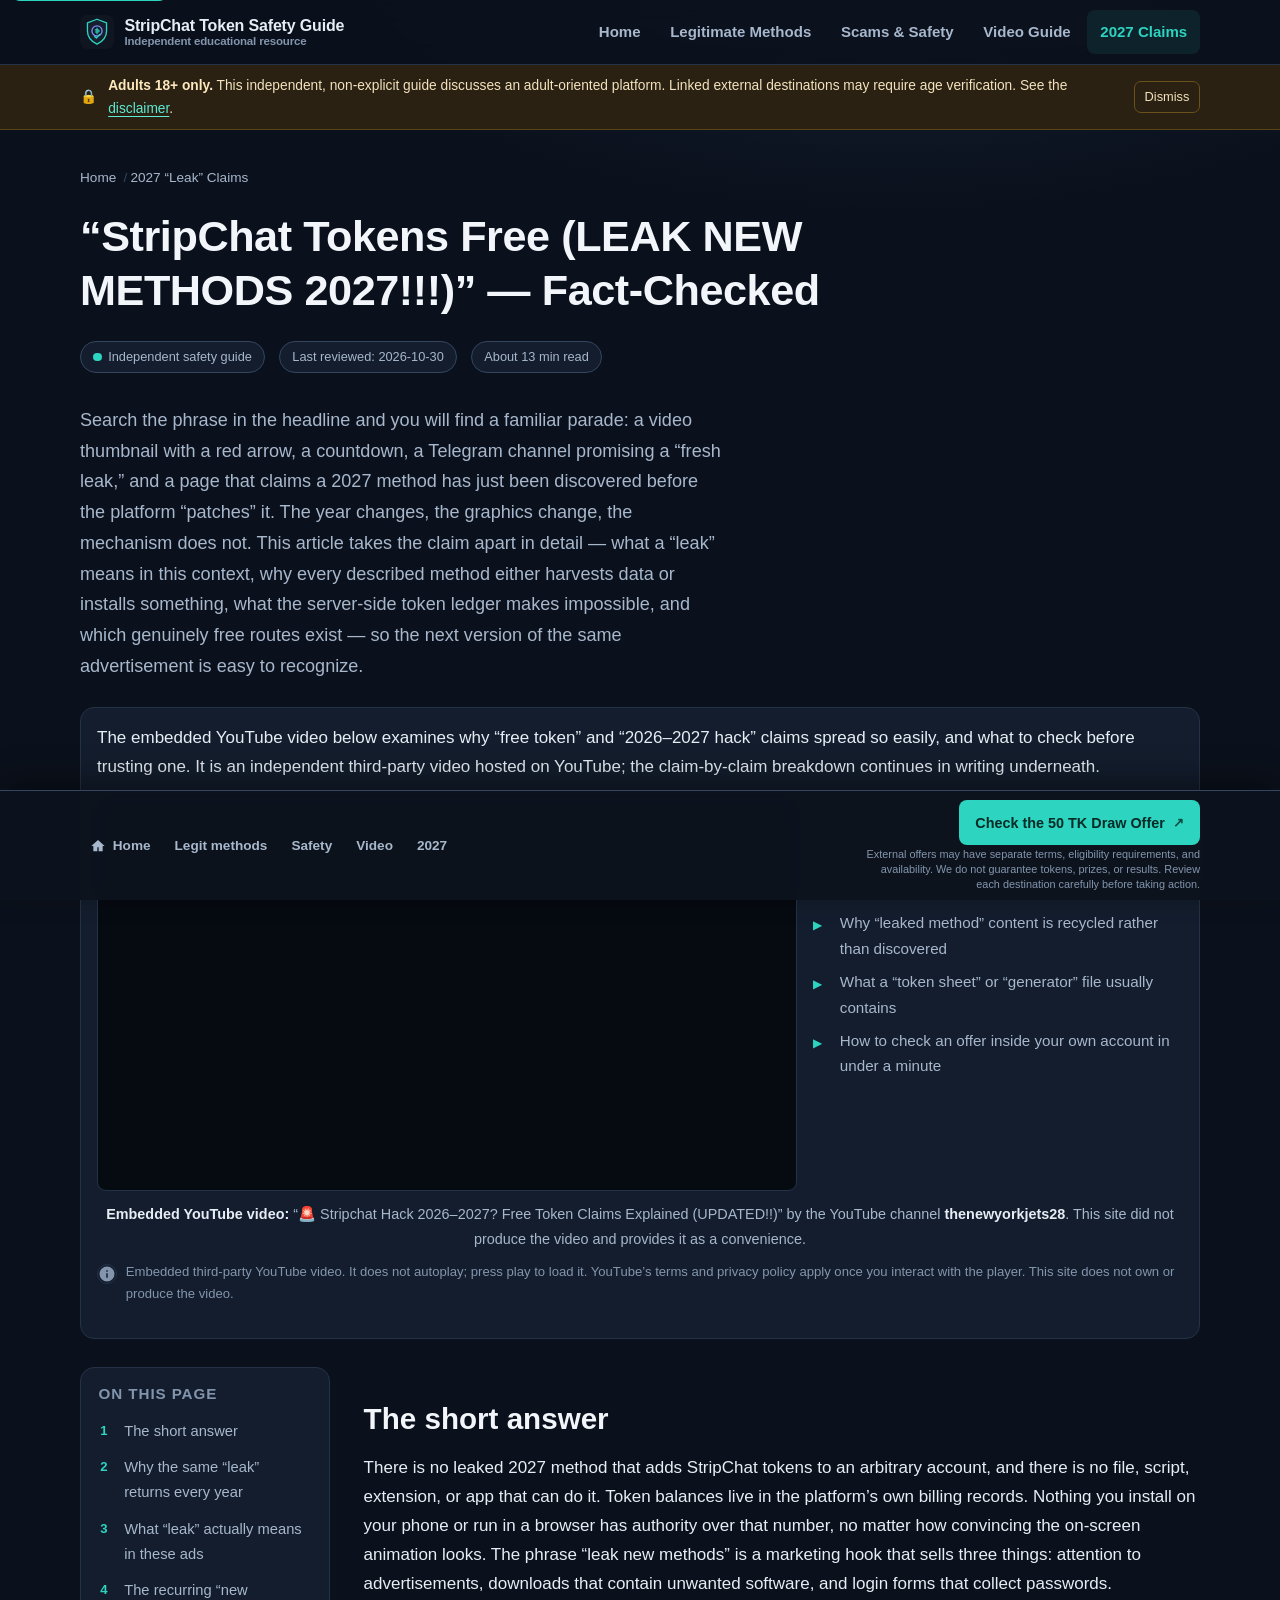
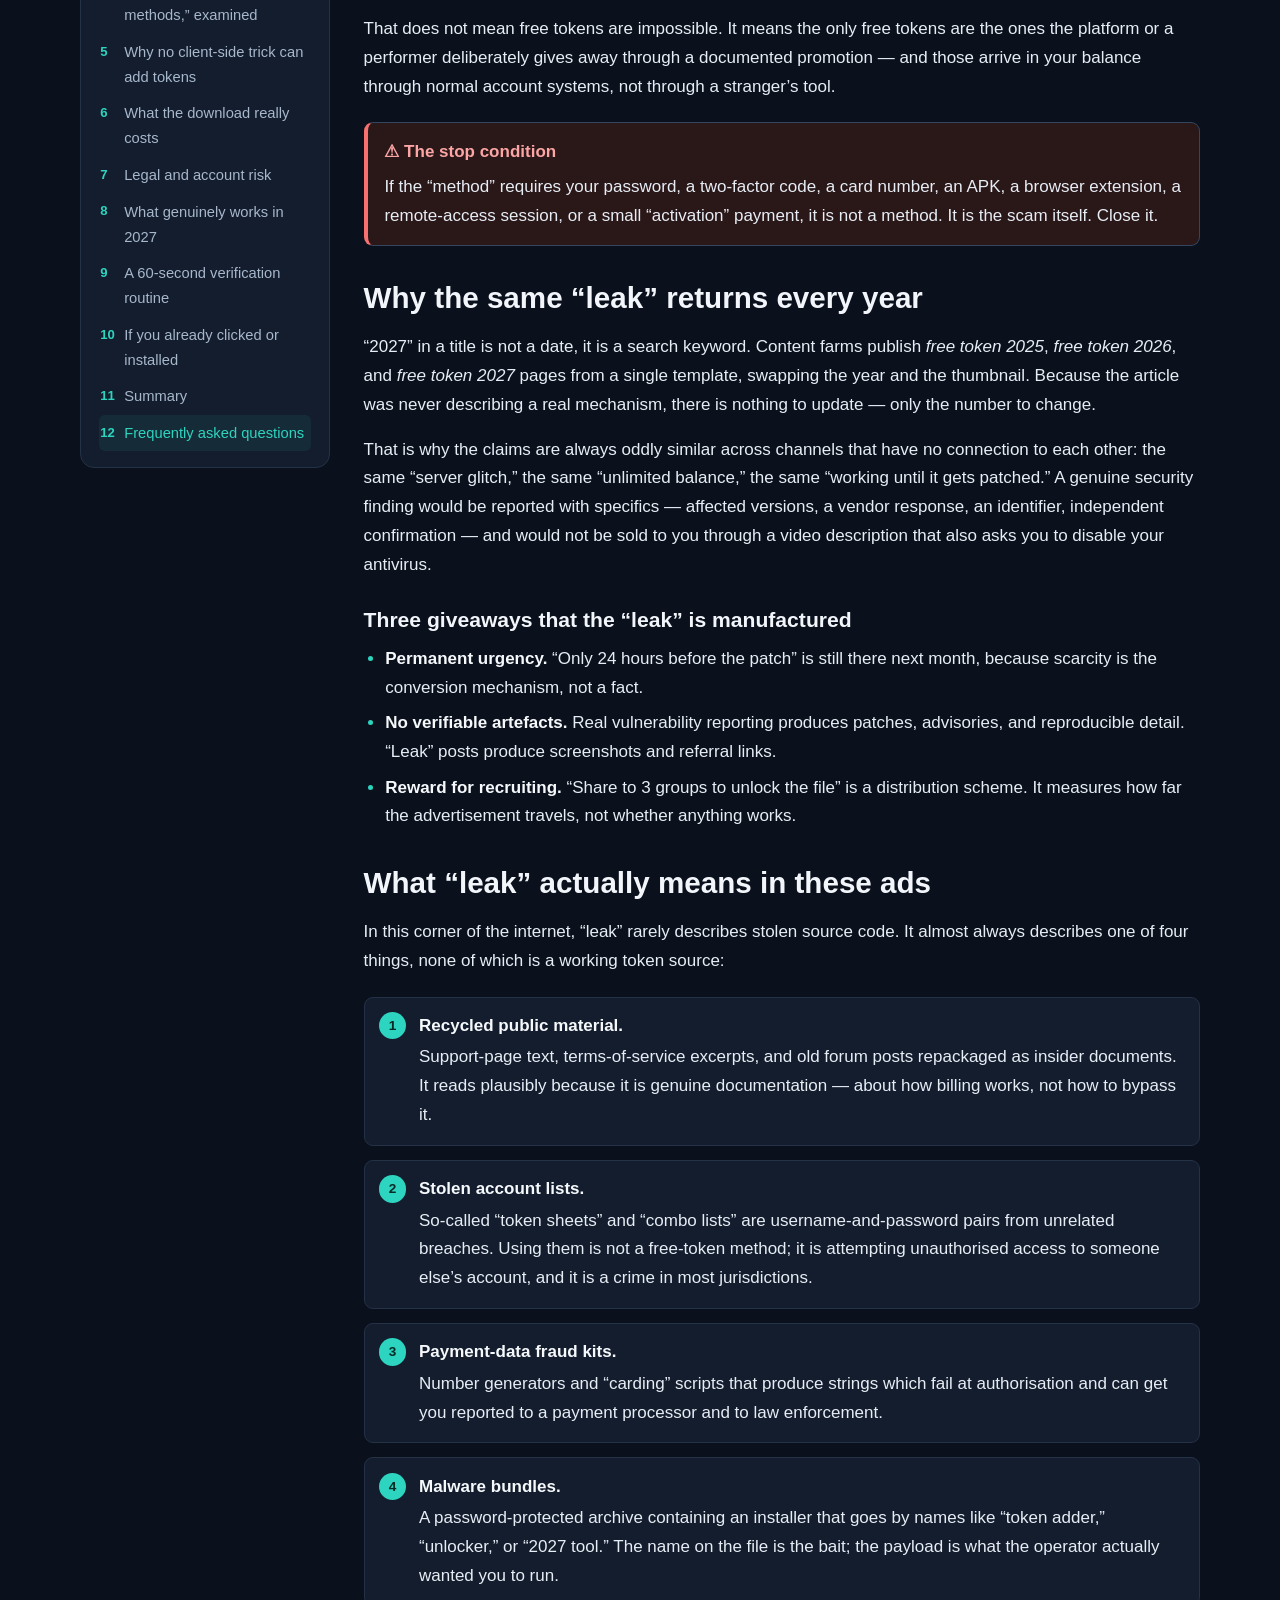
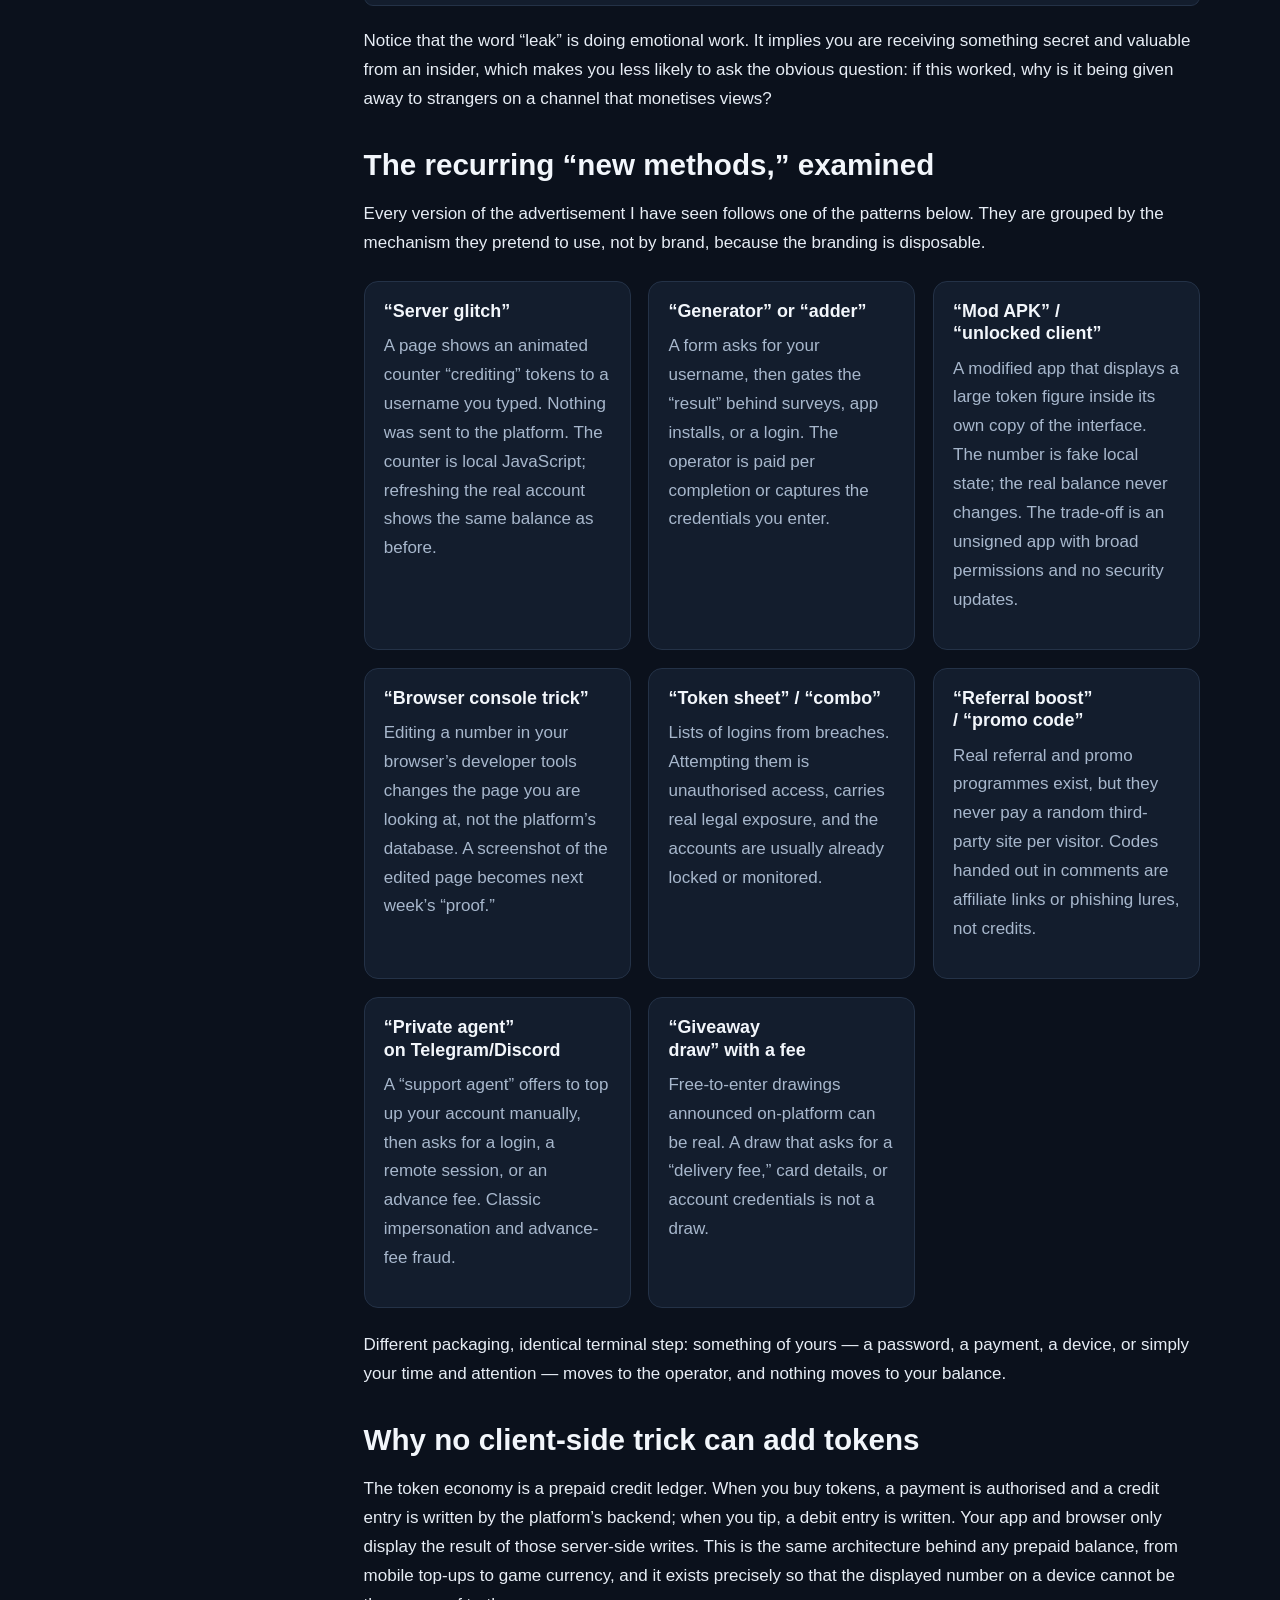
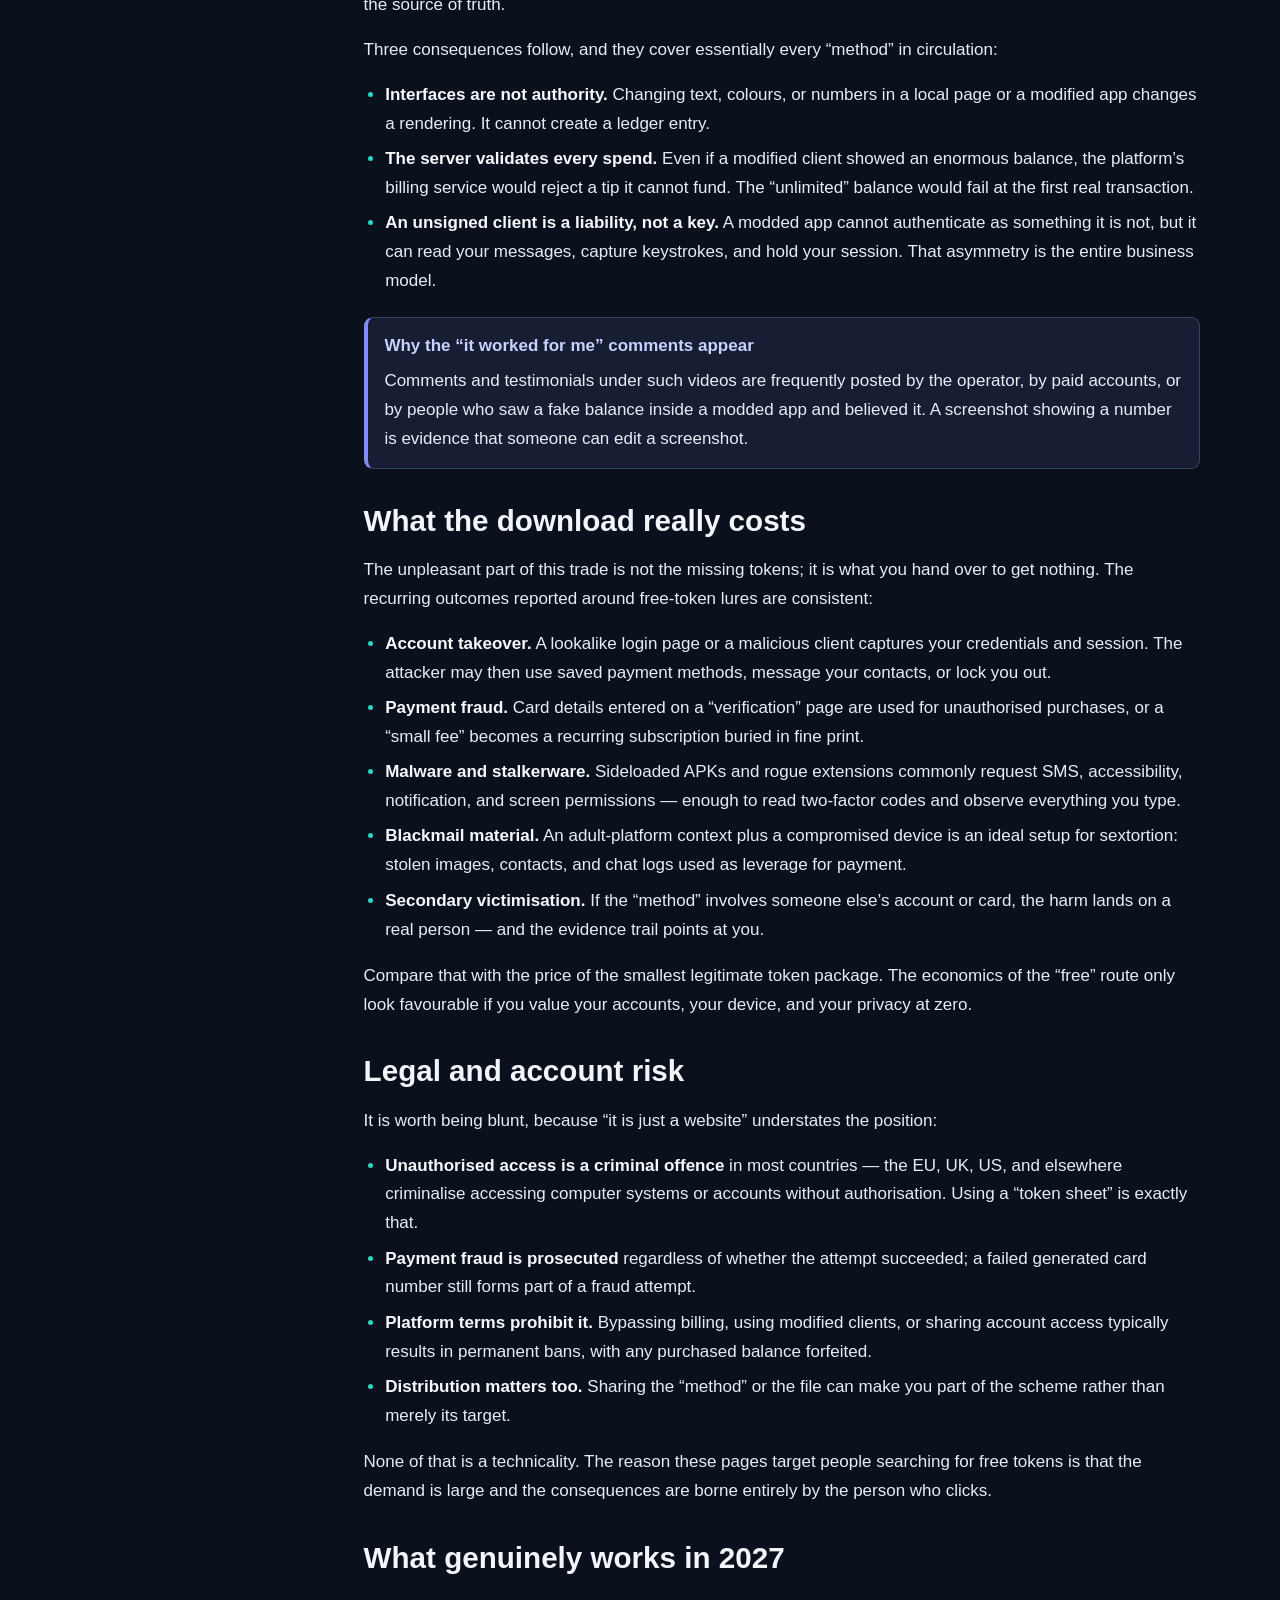
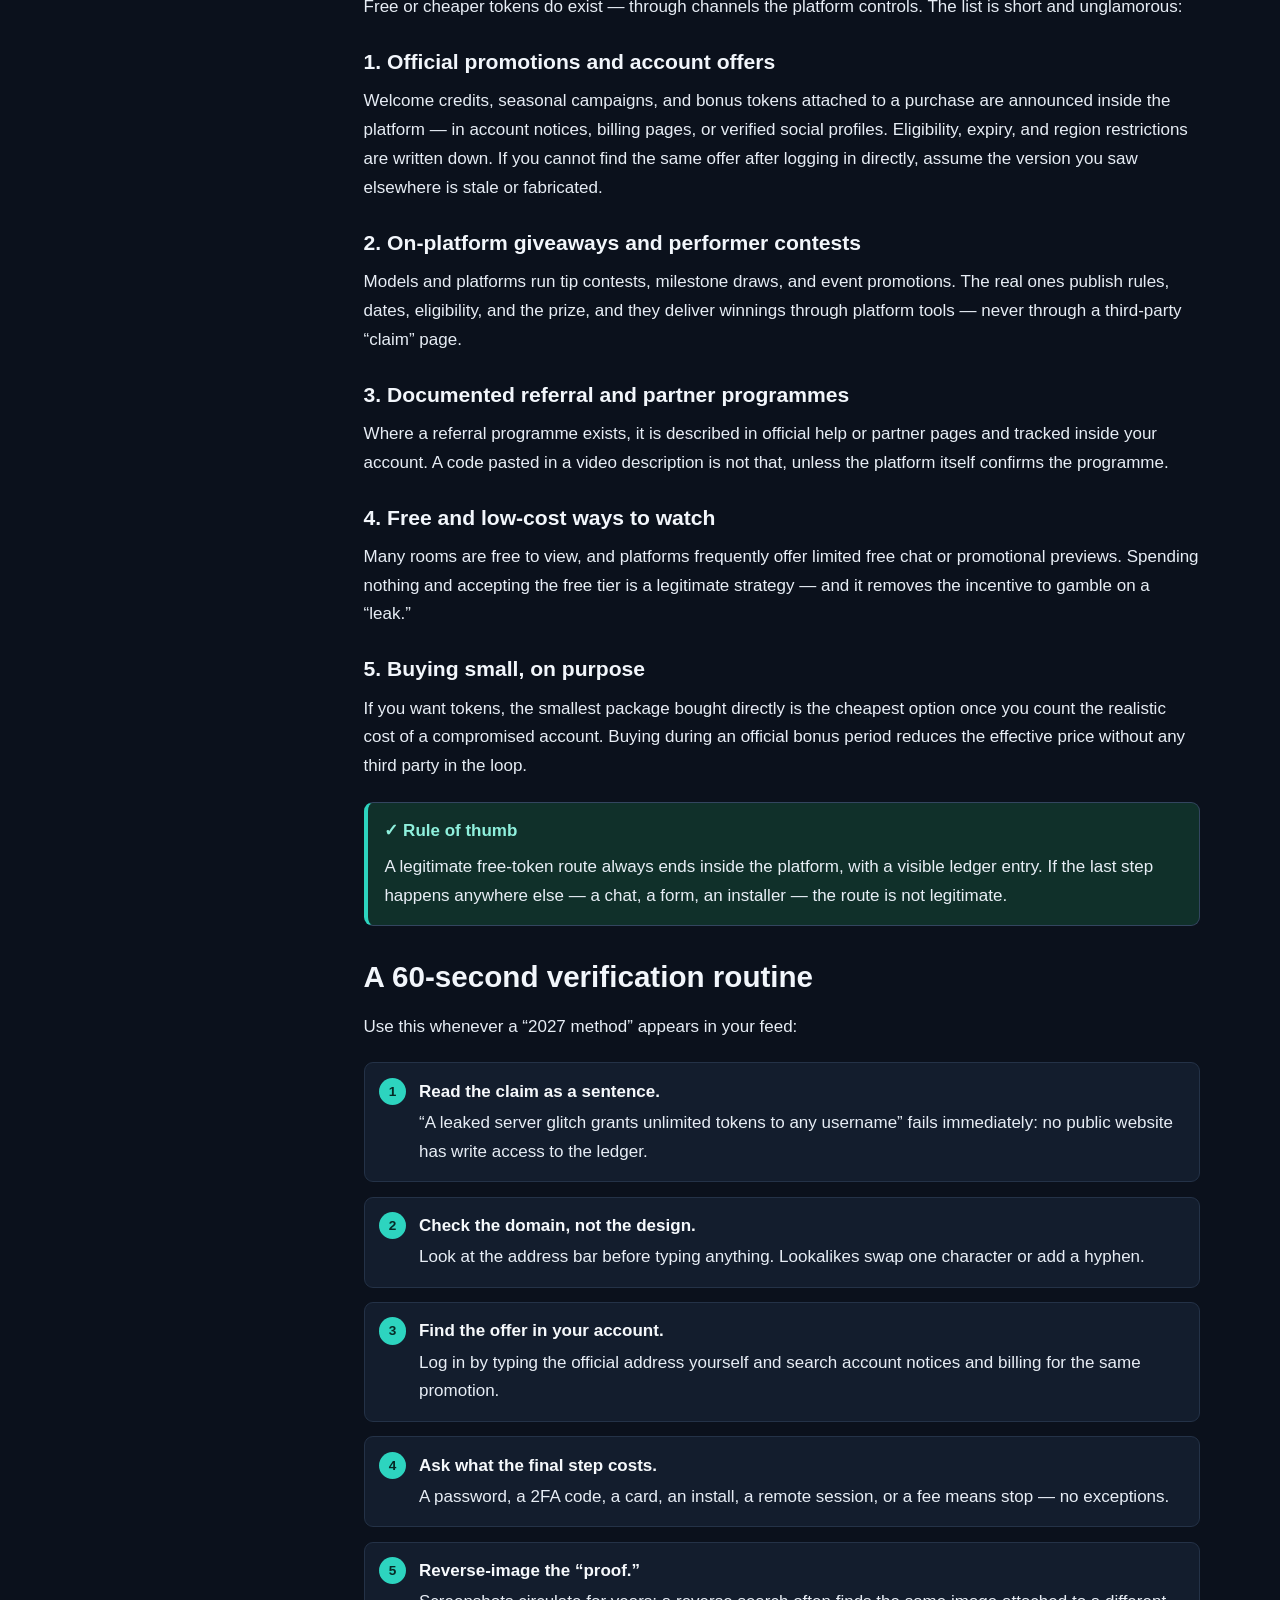
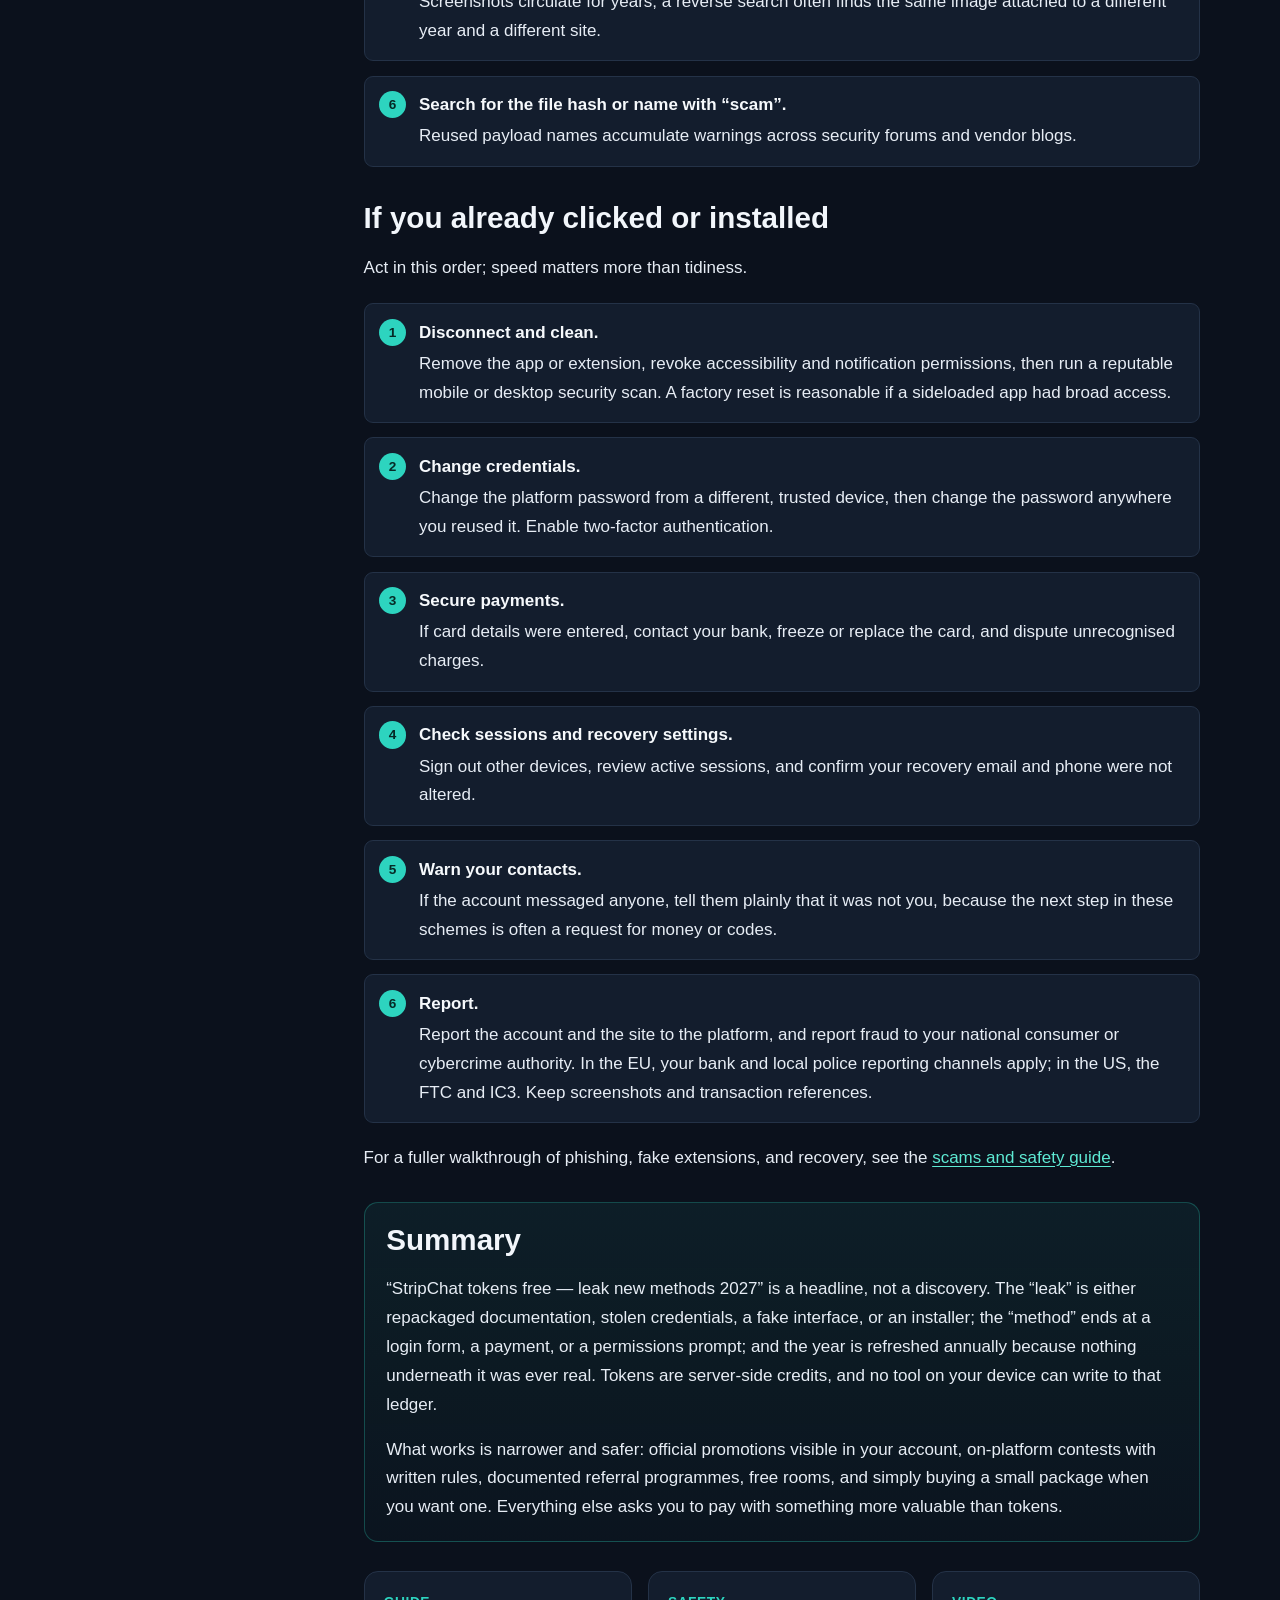
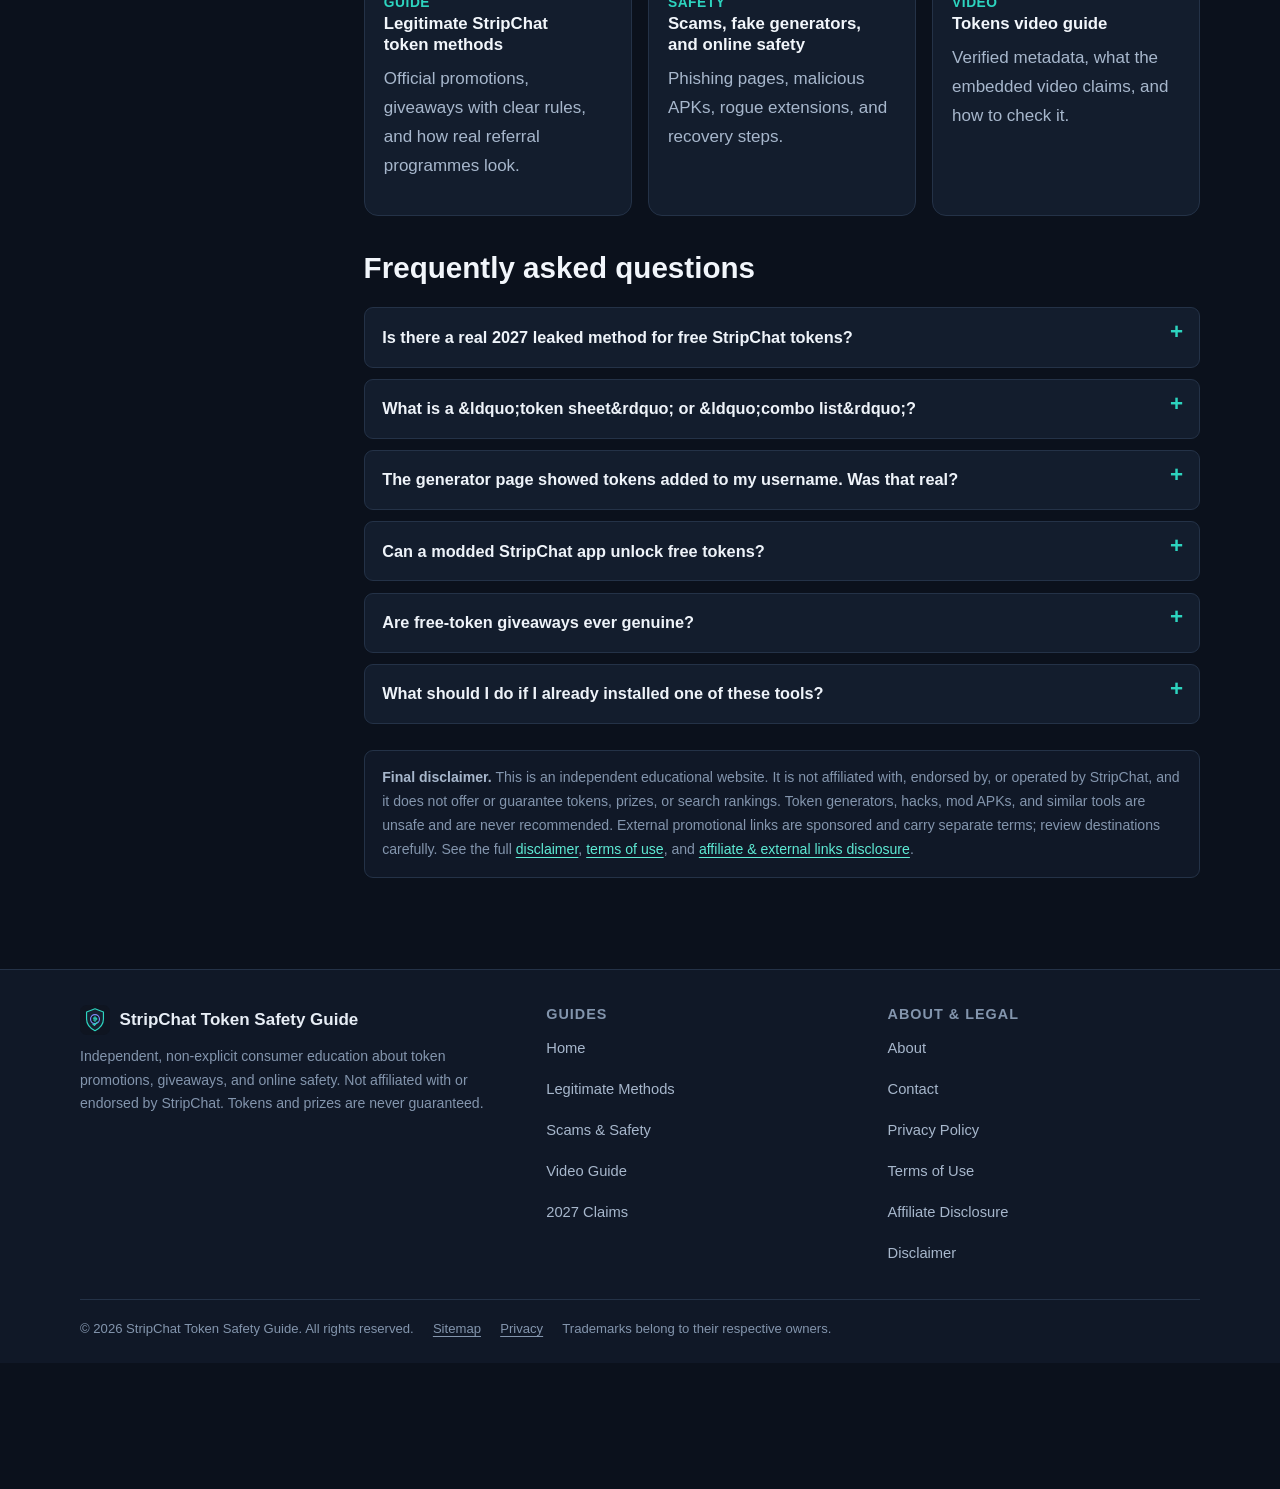
<file: stripchat-tokens-free-leak-2027/index.html>
<!DOCTYPE html>
<html lang="en">
<head>
  <meta charset="utf-8">
  <meta name="viewport" content="width=device-width, initial-scale=1">
  <meta name="google-site-verification" content="REPLACE_WITH_AUTHORIZED_TOKEN">
  <title>StripChat Tokens Free (Leak New Methods 2027): Fact-Checking the Claim</title>
  <meta name="description" content="A claim-by-claim fact-check of “StripChat tokens free — leak new methods 2027” videos, Telegram drops, and token sheets: what the “leak” really is, why the methods fail, and which free-token routes are legitimate.">
  <meta name="robots" content="index, follow, max-image-preview:large">
  <link rel="canonical" href="https://lilistripmods.github.io/Strip-Mods27/stripchat-tokens-free-leak-2027/">
  <meta property="og:locale" content="en_US">
  <meta property="og:type" content="article">
  <meta property="og:site_name" content="StripChat Token Safety Guide">
  <meta property="og:title" content="StripChat Tokens Free (Leak New Methods 2027): Fact-Checking the Claim">
  <meta property="og:description" content="A claim-by-claim fact-check of “StripChat tokens free — leak new methods 2027” videos, Telegram drops, and token sheets: what the “leak” really is, why the methods fail, and which free-token routes are legitimate.">
  <meta property="og:url" content="https://lilistripmods.github.io/Strip-Mods27/stripchat-tokens-free-leak-2027/">
  <meta property="og:image" content="https://lilistripmods.github.io/Strip-Mods27/assets/img/og-image.png">
  <meta property="og:image:width" content="1200">
  <meta property="og:image:height" content="630">
  <meta property="og:image:alt" content="Shield emblem for the independent StripChat token safety guide">
  <meta property="article:published_time" content="2026-10-30">
  <meta property="article:modified_time" content="2026-10-30">
<meta name="twitter:card" content="summary_large_image">
  <meta name="twitter:title" content="StripChat Tokens Free (Leak New Methods 2027): Fact-Checking the Claim">
  <meta name="twitter:description" content="A claim-by-claim fact-check of “StripChat tokens free — leak new methods 2027” videos, Telegram drops, and token sheets: what the “leak” really is, why the methods fail, and which free-token routes are legitimate.">
  <meta name="twitter:image" content="https://lilistripmods.github.io/Strip-Mods27/assets/img/og-image.png">
  <meta name="twitter:label1" content="Content type">
  <meta name="twitter:data1" content="Independent safety education">
  <link rel="icon" type="image/svg+xml" href="../assets/img/favicon.svg">
  <link rel="icon" type="image/png" sizes="192x192" href="../assets/img/icon-192.png">
  <link rel="apple-touch-icon" href="../assets/img/icon-180.png">
  <link rel="manifest" href="../site.webmanifest">
  <meta name="theme-color" content="#0b111c">
  <link rel="stylesheet" href="../assets/css/style.css">
  <script type="application/ld+json">
{
  "@context": "https://schema.org",
  "@type": "Article",
  "headline": "StripChat Tokens Free (Leak New Methods 2027): Fact-Checking the Claim",
  "description": "A claim-by-claim fact-check of “StripChat tokens free — leak new methods 2027” videos, Telegram drops, and token sheets: what the “leak” really is, why the methods fail, and which free-token routes are legitimate.",
  "url": "https://lilistripmods.github.io/Strip-Mods27/stripchat-tokens-free-leak-2027/",
  "mainEntityOfPage": {
    "@type": "WebPage",
    "@id": "https://lilistripmods.github.io/Strip-Mods27/stripchat-tokens-free-leak-2027/"
  },
  "inLanguage": "en",
  "datePublished": "2026-10-30",
  "dateModified": "2026-10-30",
  "author": {
    "@type": "Organization",
    "name": "StripChat Token Safety Guide editorial team",
    "url": "https://lilistripmods.github.io/Strip-Mods27/"
  },
  "publisher": {
    "@type": "Organization",
    "name": "StripChat Token Safety Guide",
    "url": "https://lilistripmods.github.io/Strip-Mods27/",
    "logo": {
      "@type": "ImageObject",
      "url": "https://lilistripmods.github.io/Strip-Mods27/assets/img/favicon.svg"
    }
  }
}
</script>
<script type="application/ld+json">
{
  "@context": "https://schema.org",
  "@type": "FAQPage",
  "mainEntity": [
    {
      "@type": "Question",
      "name": "Is there a real 2027 leaked method for free StripChat tokens?",
      "acceptedAnswer": {
        "@type": "Answer",
        "text": "No. &ldquo;2027&rdquo; is a keyword refresh on an old advertisement. Token balances are stored and changed only by the platform&rsquo;s own billing systems, so no leaked page, APK, extension, or script can credit an account. Content marketed this way exists to generate views, downloads, or logins."
      }
    },
    {
      "@type": "Question",
      "name": "What is a &ldquo;token sheet&rdquo; or &ldquo;combo list&rdquo;?",
      "acceptedAnswer": {
        "@type": "Answer",
        "text": "It is a list of username-and-password pairs collected from unrelated data breaches, presented as free accounts or free tokens. Using one means attempting to sign in to someone else&rsquo;s account without permission, which is a criminal offence in most countries and a violation of the platform&rsquo;s terms. Such lists also frequently contain already-locked or monitored accounts."
      }
    },
    {
      "@type": "Question",
      "name": "The generator page showed tokens added to my username. Was that real?",
      "acceptedAnswer": {
        "@type": "Answer",
        "text": "No. The counter runs in your browser or inside a modified app; it never communicated with the platform. Log in through the official site and you will see the unchanged balance. What the page did collect was your attention, and possibly your username, survey completions, or login details."
      }
    },
    {
      "@type": "Question",
      "name": "Can a modded StripChat app unlock free tokens?",
      "acceptedAnswer": {
        "@type": "Answer",
        "text": "A modified client can only change what it displays on your device. It cannot write to the platform&rsquo;s ledger, and the server rejects any spend the account cannot fund. In exchange for a fake number, you accept an unsigned app with wide permissions, no security updates, and a real chance of credential or message theft."
      }
    },
    {
      "@type": "Question",
      "name": "Are free-token giveaways ever genuine?",
      "acceptedAnswer": {
        "@type": "Answer",
        "text": "Yes &mdash; when they are run on the platform or by a performer, publish complete rules, dates, eligibility, and prize details, are free to enter, and deliver rewards through platform tools. A draw that requires an advance fee, card details, a download, or your login is not a giveaway."
      }
    },
    {
      "@type": "Question",
      "name": "What should I do if I already installed one of these tools?",
      "acceptedAnswer": {
        "@type": "Answer",
        "text": "Remove the app or extension, revoke its permissions, run a security scan, and consider a factory reset if it had broad access. Then change your platform password from another device, enable two-factor authentication, secure any card that was entered, review active sessions, and report the site to the platform and to your national fraud or cybercrime authority."
      }
    }
  ]
}
</script>
<script type="application/ld+json">
{
  "@context": "https://schema.org",
  "@type": "BreadcrumbList",
  "itemListElement": [
    {
      "@type": "ListItem",
      "position": 1,
      "name": "Home",
      "item": "https://lilistripmods.github.io/Strip-Mods27/"
    },
    {
      "@type": "ListItem",
      "position": 2,
      "name": "2027 “Leak” Claims",
      "item": "https://lilistripmods.github.io/Strip-Mods27/stripchat-tokens-free-leak-2027/"
    }
  ]
}
</script>
</head>
<body>
<a class="skip-link" href="#main">Skip to content</a>
<header class="site-header">
  <div class="container masthead">
    <a class="brand" href="../">
      <img src="../assets/img/favicon.svg" alt="" width="34" height="34">
      <span>StripChat Token Safety Guide<small>Independent educational resource</small></span>
    </a>
    <button class="nav-toggle" type="button" aria-expanded="false" aria-controls="primary-nav">
      <span class="open" aria-hidden="true">&#9776; Menu</span><span class="close" aria-hidden="true">&#10005; Close</span>
      <span class="visually-hidden">Toggle navigation</span>
    </button>
    <nav class="primary-nav" id="primary-nav" aria-label="Primary">
      <a href="../">Home</a><a href="../legitimate-stripchat-token-methods/">Legitimate Methods</a><a href="../stripchat-token-scams-and-safety/">Scams &amp; Safety</a><a href="../stripchat-tokens-video-guide/">Video Guide</a><a href="../stripchat-tokens-free-leak-2027/" aria-current="page">2027 Claims</a>
    </nav>
  </div>
</header>
<div class="age-notice" id="age-notice" role="note" aria-label="Adult content notice">
  <div class="container">
    <span aria-hidden="true">&#128274;</span>
    <p class="mb-0"><strong>Adults&nbsp;18+ only.</strong> This independent, non-explicit guide discusses an adult-oriented platform. Linked external destinations may require age verification. See the <a href="../disclaimer/">disclaimer</a>.</p>
    <button class="dismiss" type="button" id="age-dismiss" aria-controls="age-notice">Dismiss</button>
  </div>
</div>

<main id="main">
  <div class="container page-intro">
    <nav class="breadcrumbs" aria-label="Breadcrumb"><ol>
      <li><a href="../">Home</a></li>
      <li><span aria-current="page">2027 “Leak” Claims</span></li>
    </ol></nav>
    <h1>“StripChat Tokens Free (LEAK NEW METHODS 2027!!!)” — Fact-Checked</h1>
    <div class="article-meta"><span class="badge"><span class="dot"></span>Independent safety guide</span><span class="badge">Last reviewed: 2026-10-30</span><span class="badge">About 13 min read</span></div>
  </div>
  <div class="container article-intro">
    
<p class="lede">Search the phrase in the headline and you will find a familiar parade: a video thumbnail with a red arrow, a countdown, a Telegram channel promising a &ldquo;fresh leak,&rdquo; and a page that claims a 2027 method has just been discovered before the platform &ldquo;patches&rdquo; it. The year changes, the graphics change, the mechanism does not. This article takes the claim apart in detail &mdash; what a &ldquo;leak&rdquo; means in this context, why every described method either harvests data or installs something, what the server-side token ledger makes impossible, and which genuinely free routes exist &mdash; so the next version of the same advertisement is easy to recognize.</p>


<figure class="video-block" id="video">
  <p>The embedded YouTube video below examines why &ldquo;free token&rdquo; and &ldquo;2026&ndash;2027 hack&rdquo; claims spread so easily, and what to check before trusting one. It is an independent third-party video hosted on YouTube; the claim-by-claim breakdown continues in writing underneath.</p>
  <div class="video-grid">
    <div class="video-frame">
      <iframe
        src="https://www.youtube-nocookie.com/embed/0gUquIZrdL0"
        title="Embedded YouTube video: 🚨 Stripchat Hack 2026–2027? Free Token Claims Explained (UPDATED!!), published by thenewyorkjets28" loading="lazy"
        allow="accelerometer; clipboard-write; encrypted-media; gyroscope; picture-in-picture; web-share"
        referrerpolicy="strict-origin-when-cross-origin"
        allowfullscreen></iframe>
    </div>
    <ul class="video-learn"><li>Why “leaked method” content is recycled rather than discovered</li><li>What a &ldquo;token sheet&rdquo; or &ldquo;generator&rdquo; file usually contains</li><li>How to check an offer inside your own account in under a minute</li></ul>
  </div>
  <figcaption class="video-caption"><strong>Embedded YouTube video:</strong> “&#128680; Stripchat Hack 2026–2027? Free Token Claims Explained (UPDATED!!)” by the YouTube channel <strong>thenewyorkjets28</strong>. This site did not produce the video and provides it as a convenience.</figcaption>
  <p class="video-note">
    <svg class="icon" viewBox="0 0 24 24" aria-hidden="true"><path fill="#8395ad" d="M12 2a10 10 0 1 0 0 20 10 10 0 0 0 0-20Zm1 15h-2v-6h2v6Zm0-8h-2V7h2v2Z"/></svg>
    <span>Embedded third-party YouTube video. It does not autoplay; press play to load it. YouTube&rsquo;s terms and privacy policy apply once you interact with the player. This site does not own or produce the video.</span>
  </p>
</figure>



  </div>
  <div class="container layout">
    <nav class="toc" aria-label="On this page">
  <h2>On this page</h2>
  <ol>
<li><a href="#short-answer">The short answer</a></li><li><a href="#why-2027">Why the same “leak” returns every year</a></li><li><a href="#what-leak-means">What “leak” actually means in these ads</a></li><li><a href="#claim-teardown">The recurring “new methods,” examined</a></li><li><a href="#technical-reality">Why no client-side trick can add tokens</a></li><li><a href="#real-cost">What the download really costs</a></li><li><a href="#legal-risk">Legal and account risk</a></li><li><a href="#what-works">What genuinely works in 2027</a></li><li><a href="#verify">A 60-second verification routine</a></li><li><a href="#already-clicked">If you already clicked or installed</a></li><li><a href="#summary">Summary</a></li><li><a href="#faq">Frequently asked questions</a></li>
  </ol>
</nav>
    <div class="layout-main">
      
<section id="short-answer">
  <h2>The short answer</h2>
  <p>There is no leaked 2027 method that adds StripChat tokens to an arbitrary account, and there is no file, script, extension, or app that can do it. Token balances live in the platform&rsquo;s own billing records. Nothing you install on your phone or run in a browser has authority over that number, no matter how convincing the on-screen animation looks. The phrase &ldquo;leak new methods&rdquo; is a marketing hook that sells three things: attention to advertisements, downloads that contain unwanted software, and login forms that collect passwords.</p>
  <p>That does not mean free tokens are impossible. It means the only free tokens are the ones the platform or a performer deliberately gives away through a documented promotion &mdash; and those arrive in your balance through normal account systems, not through a stranger&rsquo;s tool.</p>
  <div class="callout danger">
    <p class="callout-title">&#9888; The stop condition</p>
    <p class="mb-0">If the &ldquo;method&rdquo; requires your password, a two-factor code, a card number, an APK, a browser extension, a remote-access session, or a small &ldquo;activation&rdquo; payment, it is not a method. It is the scam itself. Close it.</p>
  </div>
</section>

<section id="why-2027">
  <h2>Why the same &ldquo;leak&rdquo; returns every year</h2>
  <p>&ldquo;2027&rdquo; in a title is not a date, it is a search keyword. Content farms publish <em>free token 2025</em>, <em>free token 2026</em>, and <em>free token 2027</em> pages from a single template, swapping the year and the thumbnail. Because the article was never describing a real mechanism, there is nothing to update &mdash; only the number to change.</p>
  <p>That is why the claims are always oddly similar across channels that have no connection to each other: the same &ldquo;server glitch,&rdquo; the same &ldquo;unlimited balance,&rdquo; the same &ldquo;working until it gets patched.&rdquo; A genuine security finding would be reported with specifics &mdash; affected versions, a vendor response, an identifier, independent confirmation &mdash; and would not be sold to you through a video description that also asks you to disable your antivirus.</p>
  <h3>Three giveaways that the &ldquo;leak&rdquo; is manufactured</h3>
  <ul>
    <li><strong>Permanent urgency.</strong> &ldquo;Only 24 hours before the patch&rdquo; is still there next month, because scarcity is the conversion mechanism, not a fact.</li>
    <li><strong>No verifiable artefacts.</strong> Real vulnerability reporting produces patches, advisories, and reproducible detail. &ldquo;Leak&rdquo; posts produce screenshots and referral links.</li>
    <li><strong>Reward for recruiting.</strong> &ldquo;Share to 3 groups to unlock the file&rdquo; is a distribution scheme. It measures how far the advertisement travels, not whether anything works.</li>
  </ul>
</section>

<section id="what-leak-means">
  <h2>What &ldquo;leak&rdquo; actually means in these ads</h2>
  <p>In this corner of the internet, &ldquo;leak&rdquo; rarely describes stolen source code. It almost always describes one of four things, none of which is a working token source:</p>
  <ol class="steps">
    <li><strong>Recycled public material.</strong> Support-page text, terms-of-service excerpts, and old forum posts repackaged as insider documents. It reads plausibly because it is genuine documentation &mdash; about how billing works, not how to bypass it.</li>
    <li><strong>Stolen account lists.</strong> So-called &ldquo;token sheets&rdquo; and &ldquo;combo lists&rdquo; are username-and-password pairs from unrelated breaches. Using them is not a free-token method; it is attempting unauthorised access to someone else&rsquo;s account, and it is a crime in most jurisdictions.</li>
    <li><strong>Payment-data fraud kits.</strong> Number generators and &ldquo;carding&rdquo; scripts that produce strings which fail at authorisation and can get you reported to a payment processor and to law enforcement.</li>
    <li><strong>Malware bundles.</strong> A password-protected archive containing an installer that goes by names like &ldquo;token adder,&rdquo; &ldquo;unlocker,&rdquo; or &ldquo;2027 tool.&rdquo; The name on the file is the bait; the payload is what the operator actually wanted you to run.</li>
  </ol>
  <p>Notice that the word &ldquo;leak&rdquo; is doing emotional work. It implies you are receiving something secret and valuable from an insider, which makes you less likely to ask the obvious question: if this worked, why is it being given away to strangers on a channel that monetises views?</p>
</section>

<section id="claim-teardown">
  <h2>The recurring &ldquo;new methods,&rdquo; examined</h2>
  <p>Every version of the advertisement I have seen follows one of the patterns below. They are grouped by the mechanism they pretend to use, not by brand, because the branding is disposable.</p>
  <div class="card-grid">
    <div class="card"><h3>&ldquo;Server glitch&rdquo;</h3><p>A page shows an animated counter &ldquo;crediting&rdquo; tokens to a username you typed. Nothing was sent to the platform. The counter is local JavaScript; refreshing the real account shows the same balance as before.</p></div>
    <div class="card"><h3>&ldquo;Generator&rdquo; or &ldquo;adder&rdquo;</h3><p>A form asks for your username, then gates the &ldquo;result&rdquo; behind surveys, app installs, or a login. The operator is paid per completion or captures the credentials you enter.</p></div>
    <div class="card"><h3>&ldquo;Mod APK&rdquo; / &ldquo;unlocked client&rdquo;</h3><p>A modified app that displays a large token figure inside its own copy of the interface. The number is fake local state; the real balance never changes. The trade-off is an unsigned app with broad permissions and no security updates.</p></div>
    <div class="card"><h3>&ldquo;Browser console trick&rdquo;</h3><p>Editing a number in your browser&rsquo;s developer tools changes the page you are looking at, not the platform&rsquo;s database. A screenshot of the edited page becomes next week&rsquo;s &ldquo;proof.&rdquo;</p></div>
    <div class="card"><h3>&ldquo;Token sheet&rdquo; / &ldquo;combo&rdquo;</h3><p>Lists of logins from breaches. Attempting them is unauthorised access, carries real legal exposure, and the accounts are usually already locked or monitored.</p></div>
    <div class="card"><h3>&ldquo;Referral boost&rdquo; / &ldquo;promo code&rdquo;</h3><p>Real referral and promo programmes exist, but they never pay a random third-party site per visitor. Codes handed out in comments are affiliate links or phishing lures, not credits.</p></div>
    <div class="card"><h3>&ldquo;Private agent&rdquo; on Telegram/Discord</h3><p>A &ldquo;support agent&rdquo; offers to top up your account manually, then asks for a login, a remote session, or an advance fee. Classic impersonation and advance-fee fraud.</p></div>
    <div class="card"><h3>&ldquo;Giveaway draw&rdquo; with a fee</h3><p>Free-to-enter drawings announced on-platform can be real. A draw that asks for a &ldquo;delivery fee,&rdquo; card details, or account credentials is not a draw.</p></div>
  </div>
  <p>Different packaging, identical terminal step: something of yours &mdash; a password, a payment, a device, or simply your time and attention &mdash; moves to the operator, and nothing moves to your balance.</p>
</section>

<section id="technical-reality">
  <h2>Why no client-side trick can add tokens</h2>
  <p>The token economy is a prepaid credit ledger. When you buy tokens, a payment is authorised and a credit entry is written by the platform&rsquo;s backend; when you tip, a debit entry is written. Your app and browser only display the result of those server-side writes. This is the same architecture behind any prepaid balance, from mobile top-ups to game currency, and it exists precisely so that the displayed number on a device cannot be the source of truth.</p>
  <p>Three consequences follow, and they cover essentially every &ldquo;method&rdquo; in circulation:</p>
  <ul>
    <li><strong>Interfaces are not authority.</strong> Changing text, colours, or numbers in a local page or a modified app changes a rendering. It cannot create a ledger entry.</li>
    <li><strong>The server validates every spend.</strong> Even if a modified client showed an enormous balance, the platform&rsquo;s billing service would reject a tip it cannot fund. The &ldquo;unlimited&rdquo; balance would fail at the first real transaction.</li>
    <li><strong>An unsigned client is a liability, not a key.</strong> A modded app cannot authenticate as something it is not, but it can read your messages, capture keystrokes, and hold your session. That asymmetry is the entire business model.</li>
  </ul>
  <div class="callout info">
    <p class="callout-title">Why the &ldquo;it worked for me&rdquo; comments appear</p>
    <p class="mb-0">Comments and testimonials under such videos are frequently posted by the operator, by paid accounts, or by people who saw a fake balance inside a modded app and believed it. A screenshot showing a number is evidence that someone can edit a screenshot.</p>
  </div>
</section>

<section id="real-cost">
  <h2>What the download really costs</h2>
  <p>The unpleasant part of this trade is not the missing tokens; it is what you hand over to get nothing. The recurring outcomes reported around free-token lures are consistent:</p>
  <ul>
    <li><strong>Account takeover.</strong> A lookalike login page or a malicious client captures your credentials and session. The attacker may then use saved payment methods, message your contacts, or lock you out.</li>
    <li><strong>Payment fraud.</strong> Card details entered on a &ldquo;verification&rdquo; page are used for unauthorised purchases, or a &ldquo;small fee&rdquo; becomes a recurring subscription buried in fine print.</li>
    <li><strong>Malware and stalkerware.</strong> Sideloaded APKs and rogue extensions commonly request SMS, accessibility, notification, and screen permissions &mdash; enough to read two-factor codes and observe everything you type.</li>
    <li><strong>Blackmail material.</strong> An adult-platform context plus a compromised device is an ideal setup for sextortion: stolen images, contacts, and chat logs used as leverage for payment.</li>
    <li><strong>Secondary victimisation.</strong> If the &ldquo;method&rdquo; involves someone else&rsquo;s account or card, the harm lands on a real person &mdash; and the evidence trail points at you.</li>
  </ul>
  <p>Compare that with the price of the smallest legitimate token package. The economics of the &ldquo;free&rdquo; route only look favourable if you value your accounts, your device, and your privacy at zero.</p>
</section>

<section id="legal-risk">
  <h2>Legal and account risk</h2>
  <p>It is worth being blunt, because &ldquo;it is just a website&rdquo; understates the position:</p>
  <ul>
    <li><strong>Unauthorised access is a criminal offence</strong> in most countries &mdash; the EU, UK, US, and elsewhere criminalise accessing computer systems or accounts without authorisation. Using a &ldquo;token sheet&rdquo; is exactly that.</li>
    <li><strong>Payment fraud is prosecuted</strong> regardless of whether the attempt succeeded; a failed generated card number still forms part of a fraud attempt.</li>
    <li><strong>Platform terms prohibit it.</strong> Bypassing billing, using modified clients, or sharing account access typically results in permanent bans, with any purchased balance forfeited.</li>
    <li><strong>Distribution matters too.</strong> Sharing the &ldquo;method&rdquo; or the file can make you part of the scheme rather than merely its target.</li>
  </ul>
  <p>None of that is a technicality. The reason these pages target people searching for free tokens is that the demand is large and the consequences are borne entirely by the person who clicks.</p>
</section>

<section id="what-works">
  <h2>What genuinely works in 2027</h2>
  <p>Free or cheaper tokens do exist &mdash; through channels the platform controls. The list is short and unglamorous:</p>
  <h3>1. Official promotions and account offers</h3>
  <p>Welcome credits, seasonal campaigns, and bonus tokens attached to a purchase are announced inside the platform &mdash; in account notices, billing pages, or verified social profiles. Eligibility, expiry, and region restrictions are written down. If you cannot find the same offer after logging in directly, assume the version you saw elsewhere is stale or fabricated.</p>
  <h3>2. On-platform giveaways and performer contests</h3>
  <p>Models and platforms run tip contests, milestone draws, and event promotions. The real ones publish rules, dates, eligibility, and the prize, and they deliver winnings through platform tools &mdash; never through a third-party &ldquo;claim&rdquo; page.</p>
  <h3>3. Documented referral and partner programmes</h3>
  <p>Where a referral programme exists, it is described in official help or partner pages and tracked inside your account. A code pasted in a video description is not that, unless the platform itself confirms the programme.</p>
  <h3>4. Free and low-cost ways to watch</h3>
  <p>Many rooms are free to view, and platforms frequently offer limited free chat or promotional previews. Spending nothing and accepting the free tier is a legitimate strategy &mdash; and it removes the incentive to gamble on a &ldquo;leak.&rdquo;</p>
  <h3>5. Buying small, on purpose</h3>
  <p>If you want tokens, the smallest package bought directly is the cheapest option once you count the realistic cost of a compromised account. Buying during an official bonus period reduces the effective price without any third party in the loop.</p>
  <div class="callout tip">
    <p class="callout-title">&#10003; Rule of thumb</p>
    <p class="mb-0">A legitimate free-token route always ends inside the platform, with a visible ledger entry. If the last step happens anywhere else &mdash; a chat, a form, an installer &mdash; the route is not legitimate.</p>
  </div>
</section>

<section id="verify">
  <h2>A 60-second verification routine</h2>
  <p>Use this whenever a &ldquo;2027 method&rdquo; appears in your feed:</p>
  <ol class="steps">
    <li><strong>Read the claim as a sentence.</strong> &ldquo;A leaked server glitch grants unlimited tokens to any username&rdquo; fails immediately: no public website has write access to the ledger.</li>
    <li><strong>Check the domain, not the design.</strong> Look at the address bar before typing anything. Lookalikes swap one character or add a hyphen.</li>
    <li><strong>Find the offer in your account.</strong> Log in by typing the official address yourself and search account notices and billing for the same promotion.</li>
    <li><strong>Ask what the final step costs.</strong> A password, a 2FA code, a card, an install, a remote session, or a fee means stop &mdash; no exceptions.</li>
    <li><strong>Reverse-image the &ldquo;proof.&rdquo;</strong> Screenshots circulate for years; a reverse search often finds the same image attached to a different year and a different site.</li>
    <li><strong>Search for the file hash or name with &ldquo;scam&rdquo;.</strong> Reused payload names accumulate warnings across security forums and vendor blogs.</li>
  </ol>
</section>

<section id="already-clicked">
  <h2>If you already clicked or installed</h2>
  <p>Act in this order; speed matters more than tidiness.</p>
  <ol class="steps">
    <li><strong>Disconnect and clean.</strong> Remove the app or extension, revoke accessibility and notification permissions, then run a reputable mobile or desktop security scan. A factory reset is reasonable if a sideloaded app had broad access.</li>
    <li><strong>Change credentials.</strong> Change the platform password from a different, trusted device, then change the password anywhere you reused it. Enable two-factor authentication.</li>
    <li><strong>Secure payments.</strong> If card details were entered, contact your bank, freeze or replace the card, and dispute unrecognised charges.</li>
    <li><strong>Check sessions and recovery settings.</strong> Sign out other devices, review active sessions, and confirm your recovery email and phone were not altered.</li>
    <li><strong>Warn your contacts.</strong> If the account messaged anyone, tell them plainly that it was not you, because the next step in these schemes is often a request for money or codes.</li>
    <li><strong>Report.</strong> Report the account and the site to the platform, and report fraud to your national consumer or cybercrime authority. In the EU, your bank and local police reporting channels apply; in the US, the FTC and IC3. Keep screenshots and transaction references.</li>
  </ol>
  <p>For a fuller walkthrough of phishing, fake extensions, and recovery, see the <a href="../stripchat-token-scams-and-safety/">scams and safety guide</a>.</p>
</section>

      

<div class="conclusion" id="summary2">
  <h2 id="summary">Summary</h2>
  <p>&ldquo;StripChat tokens free &mdash; leak new methods 2027&rdquo; is a headline, not a discovery. The &ldquo;leak&rdquo; is either repackaged documentation, stolen credentials, a fake interface, or an installer; the &ldquo;method&rdquo; ends at a login form, a payment, or a permissions prompt; and the year is refreshed annually because nothing underneath it was ever real. Tokens are server-side credits, and no tool on your device can write to that ledger.</p>
  <p class="mb-0">What works is narrower and safer: official promotions visible in your account, on-platform contests with written rules, documented referral programmes, free rooms, and simply buying a small package when you want one. Everything else asks you to pay with something more valuable than tokens.</p>
</div>

<div class="related">
  <a class="card" href="../legitimate-stripchat-token-methods/"><small>GUIDE</small><h3>Legitimate StripChat token methods</h3><p>Official promotions, giveaways with clear rules, and how real referral programmes look.</p></a>
  <a class="card" href="../stripchat-token-scams-and-safety/"><small>SAFETY</small><h3>Scams, fake generators, and online safety</h3><p>Phishing pages, malicious APKs, rogue extensions, and recovery steps.</p></a>
  <a class="card" href="../stripchat-tokens-video-guide/"><small>VIDEO</small><h3>Tokens video guide</h3><p>Verified metadata, what the embedded video claims, and how to check it.</p></a>
</div>

      <section id="faq" aria-labelledby="faq-h">
  <h2 id="faq-h">Frequently asked questions</h2>
  <div class="faq-list">
<details class="faq-item">
  <summary>Is there a real 2027 leaked method for free StripChat tokens?</summary>
  <div class="faq-a"><p>No. &ldquo;2027&rdquo; is a keyword refresh on an old advertisement. Token balances are stored and changed only by the platform&rsquo;s own billing systems, so no leaked page, APK, extension, or script can credit an account. Content marketed this way exists to generate views, downloads, or logins.</p></div>
</details><details class="faq-item">
  <summary>What is a &amp;ldquo;token sheet&amp;rdquo; or &amp;ldquo;combo list&amp;rdquo;?</summary>
  <div class="faq-a"><p>It is a list of username-and-password pairs collected from unrelated data breaches, presented as free accounts or free tokens. Using one means attempting to sign in to someone else&rsquo;s account without permission, which is a criminal offence in most countries and a violation of the platform&rsquo;s terms. Such lists also frequently contain already-locked or monitored accounts.</p></div>
</details><details class="faq-item">
  <summary>The generator page showed tokens added to my username. Was that real?</summary>
  <div class="faq-a"><p>No. The counter runs in your browser or inside a modified app; it never communicated with the platform. Log in through the official site and you will see the unchanged balance. What the page did collect was your attention, and possibly your username, survey completions, or login details.</p></div>
</details><details class="faq-item">
  <summary>Can a modded StripChat app unlock free tokens?</summary>
  <div class="faq-a"><p>A modified client can only change what it displays on your device. It cannot write to the platform&rsquo;s ledger, and the server rejects any spend the account cannot fund. In exchange for a fake number, you accept an unsigned app with wide permissions, no security updates, and a real chance of credential or message theft.</p></div>
</details><details class="faq-item">
  <summary>Are free-token giveaways ever genuine?</summary>
  <div class="faq-a"><p>Yes &mdash; when they are run on the platform or by a performer, publish complete rules, dates, eligibility, and prize details, are free to enter, and deliver rewards through platform tools. A draw that requires an advance fee, card details, a download, or your login is not a giveaway.</p></div>
</details><details class="faq-item">
  <summary>What should I do if I already installed one of these tools?</summary>
  <div class="faq-a"><p>Remove the app or extension, revoke its permissions, run a security scan, and consider a factory reset if it had broad access. Then change your platform password from another device, enable two-factor authentication, secure any card that was entered, review active sessions, and report the site to the platform and to your national fraud or cybercrime authority.</p></div>
</details>
  </div>
</section>
      
<aside class="disclaimer" aria-label="Final disclaimer">
  <p class="mb-0"><strong>Final disclaimer.</strong> This is an independent educational
  website. It is not affiliated with, endorsed by, or operated by StripChat, and it does
  not offer or guarantee tokens, prizes, or search rankings. Token generators, hacks,
  mod APKs, and similar tools are unsafe and are never recommended. External promotional
  links are sponsored and carry separate terms; review destinations carefully. See the
  full <a href="../disclaimer/">disclaimer</a>,
  <a href="../terms-of-use/">terms of use</a>, and
  <a href="../affiliate-disclosure/">affiliate &amp; external links disclosure</a>.</p>
</aside>

    </div>
  </div>
</main>
<footer class="site-footer">
  <div class="container">
    <div class="footer-grid">
      <div>
        <div class="footer-brand">
          <img src="../assets/img/favicon.svg" alt="" width="30" height="30">
          <span>StripChat Token Safety Guide</span>
        </div>
        <p>Independent, non-explicit consumer education about token promotions, giveaways, and online safety. Not affiliated with or endorsed by StripChat. Tokens and prizes are never guaranteed.</p>
      </div>
      <nav aria-label="Guide pages">
        <h2>Guides</h2>
        <ul><li><a href="../">Home</a></li><li><a href="../legitimate-stripchat-token-methods/">Legitimate Methods</a></li><li><a href="../stripchat-token-scams-and-safety/">Scams & Safety</a></li><li><a href="../stripchat-tokens-video-guide/">Video Guide</a></li><li><a href="../stripchat-tokens-free-leak-2027/">2027 Claims</a></li></ul>
      </nav>
      <nav aria-label="Legal and editorial pages">
        <h2>About &amp; legal</h2>
        <ul><li><a href="../about/">About</a></li><li><a href="../contact/">Contact</a></li><li><a href="../privacy-policy/">Privacy Policy</a></li><li><a href="../terms-of-use/">Terms of Use</a></li><li><a href="../affiliate-disclosure/">Affiliate Disclosure</a></li><li><a href="../disclaimer/">Disclaimer</a></li></ul>
      </nav>
    </div>
    <div class="footer-bottom">
      <span>&copy; 2026 StripChat Token Safety Guide. All rights reserved.</span>
      <a href="../sitemap.xml">Sitemap</a>
      <a href="../privacy-policy/">Privacy</a>
      <span>Trademarks belong to their respective owners.</span>
    </div>
  </div>
</footer>
<div class="sticky-bar">
  <div class="sticky-bar-inner">
    <nav class="sticky-nav" aria-label="Quick links"><a href="../"><svg class="icon" viewBox="0 0 24 24" aria-hidden="true"><path fill="currentColor" d="M12 3 2 12h3v8h6v-6h2v6h6v-8h3L12 3Z"/></svg><span>Home</span></a><a href="../legitimate-stripchat-token-methods/"><span>Legit methods</span></a><a href="../stripchat-token-scams-and-safety/"><span>Safety</span></a><a href="../stripchat-tokens-video-guide/"><span>Video</span></a><a href="../stripchat-tokens-free-leak-2027/"><span>2027</span></a></nav>
    <div class="sticky-cta-wrap">
      <a class="btn btn-primary btn-sm" href="https://striptks.live/" target="_blank"
         rel="nofollow sponsored noopener noreferrer">Check the 50 TK Draw Offer</a>
      <span class="sticky-cta-note">External offers may have separate terms, eligibility requirements, and availability. We do not guarantee tokens, prizes, or results. Review each destination carefully before taking action.</span>
    </div>
  </div>
</div>

<script src="../assets/js/main.js" defer></script>
</body>
</html>
</file>
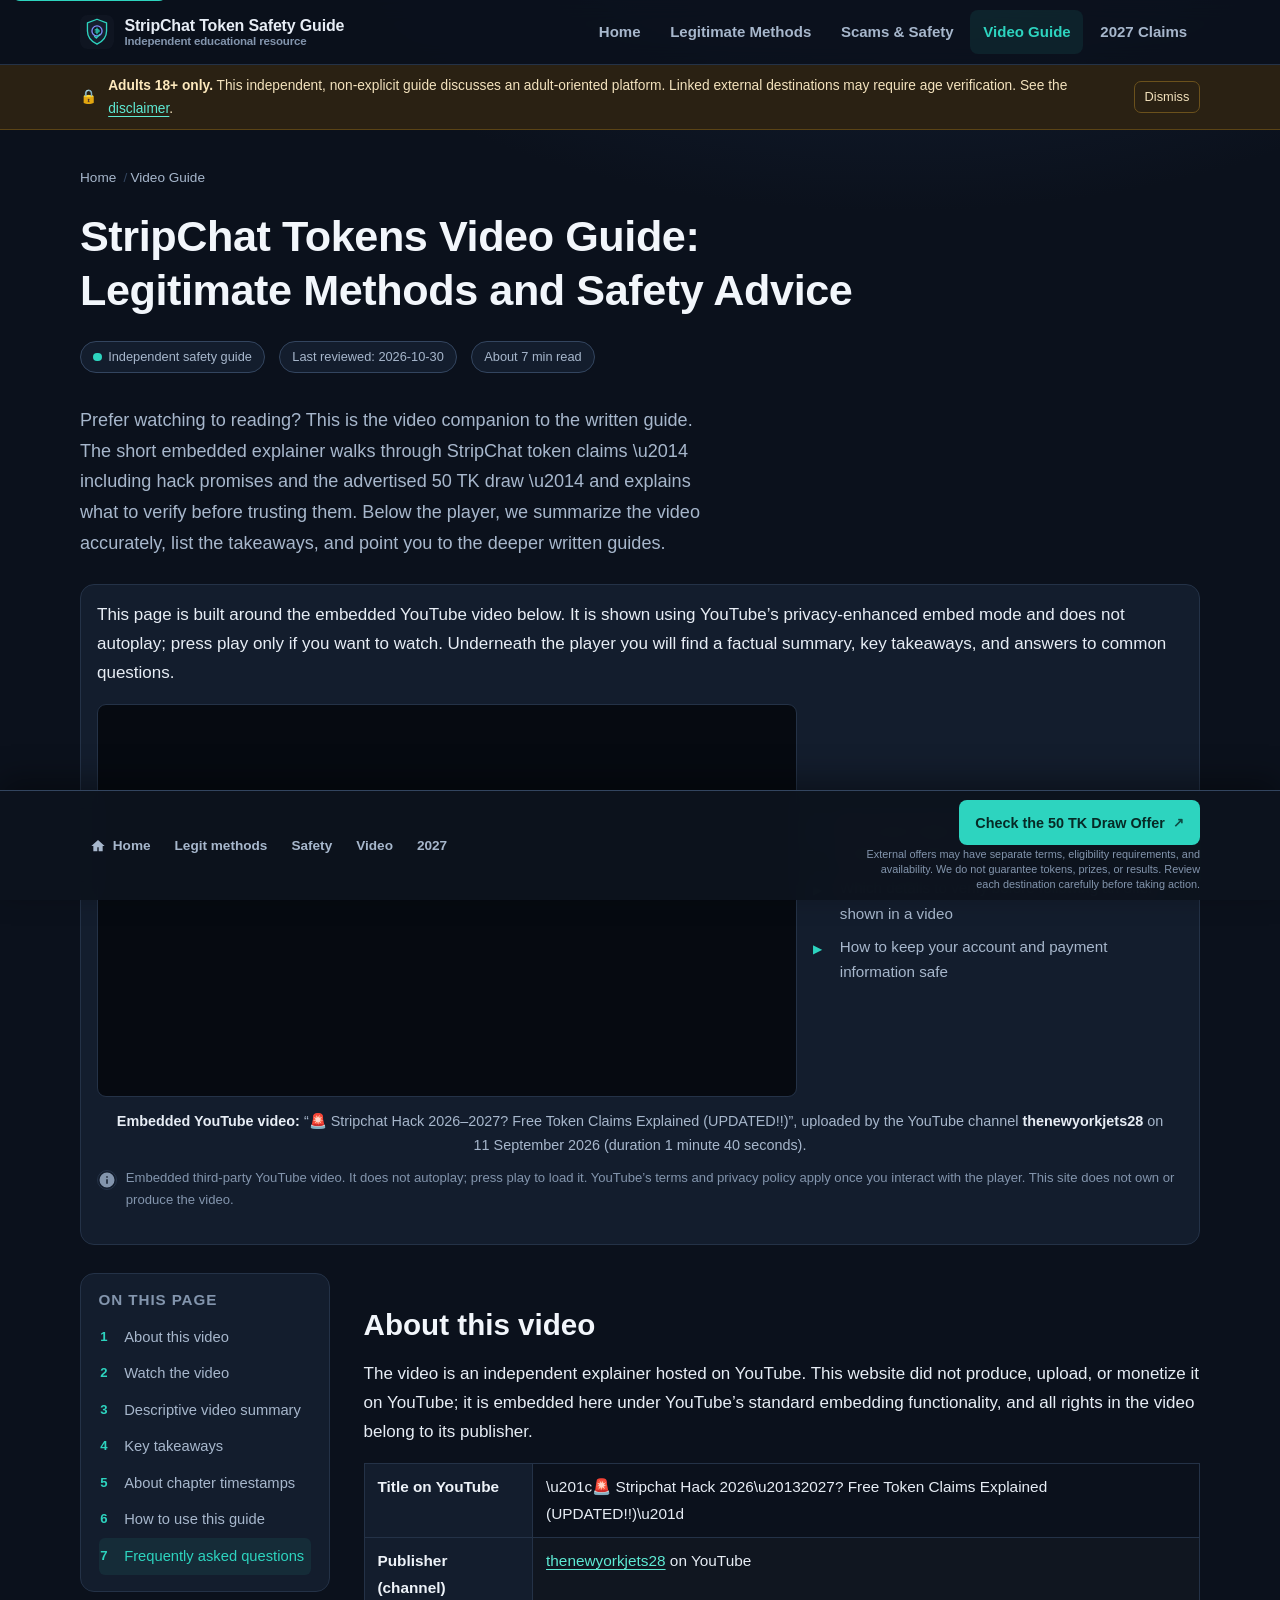
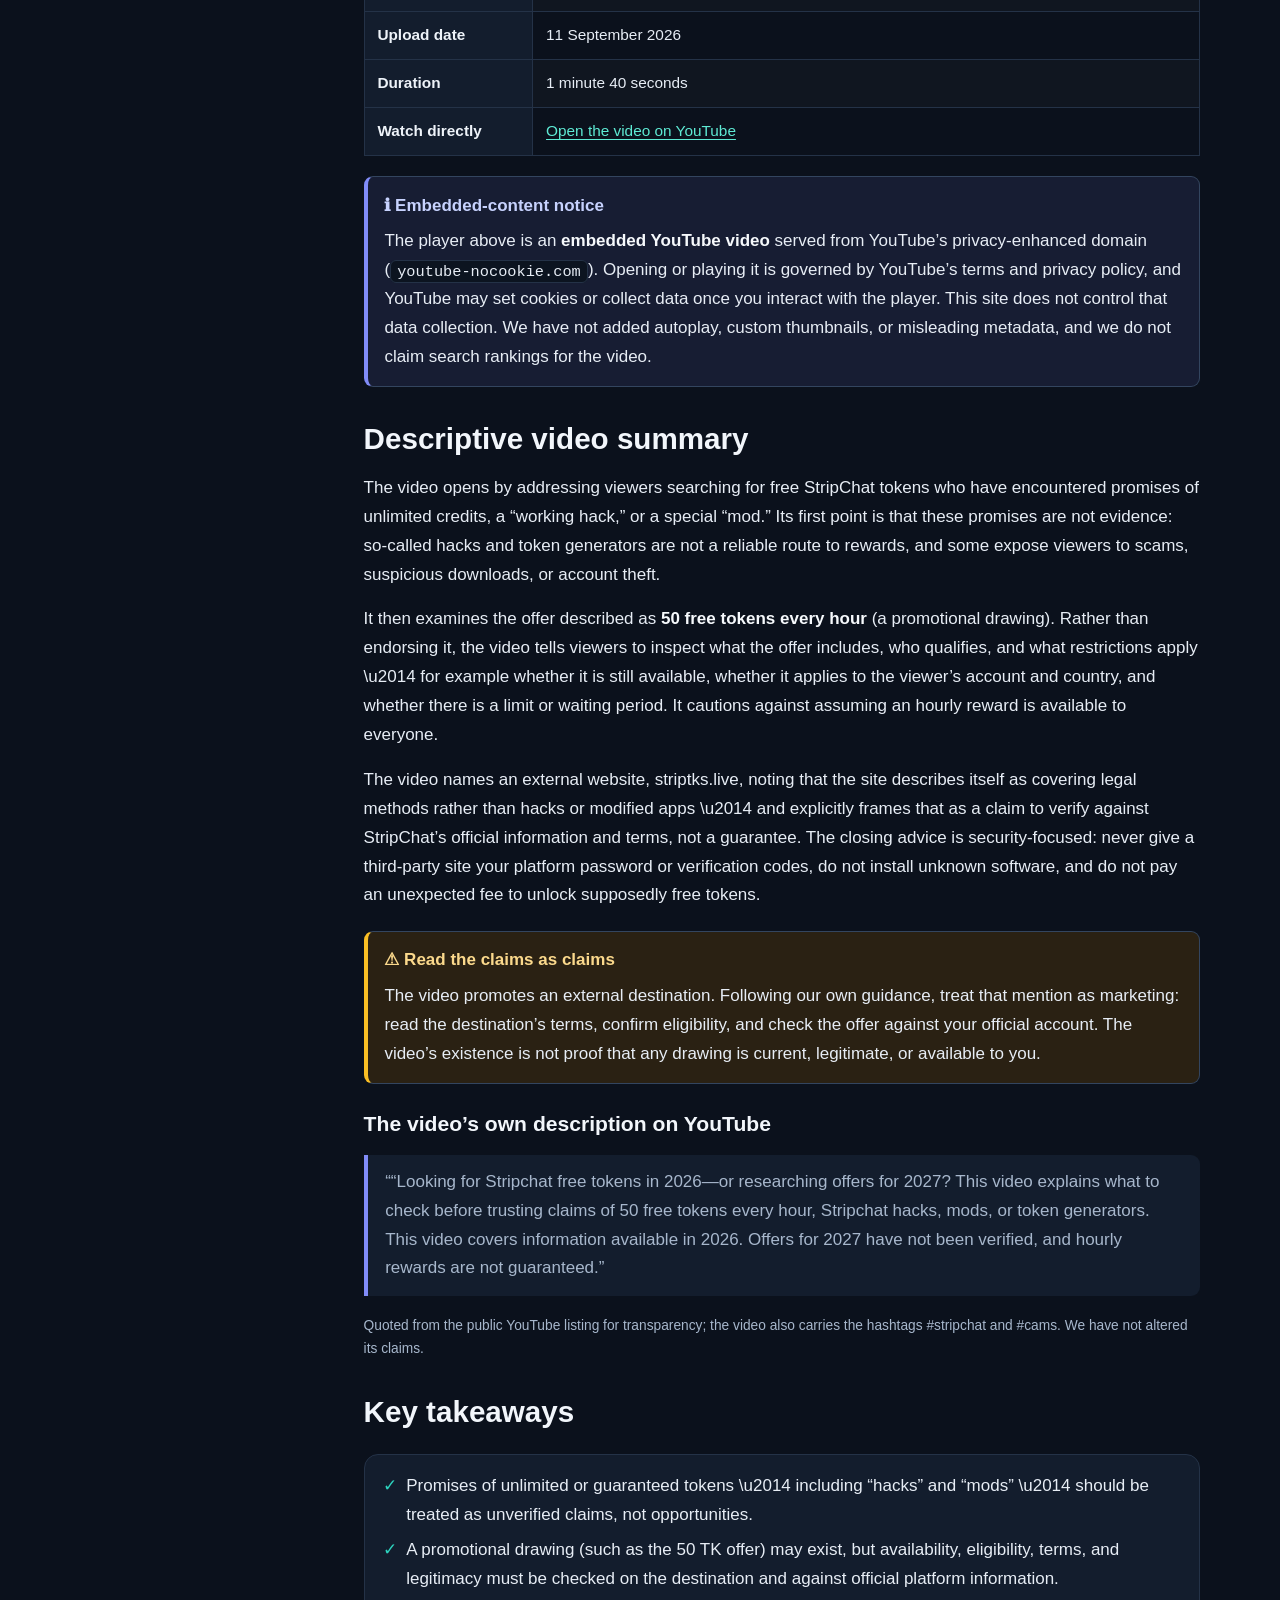
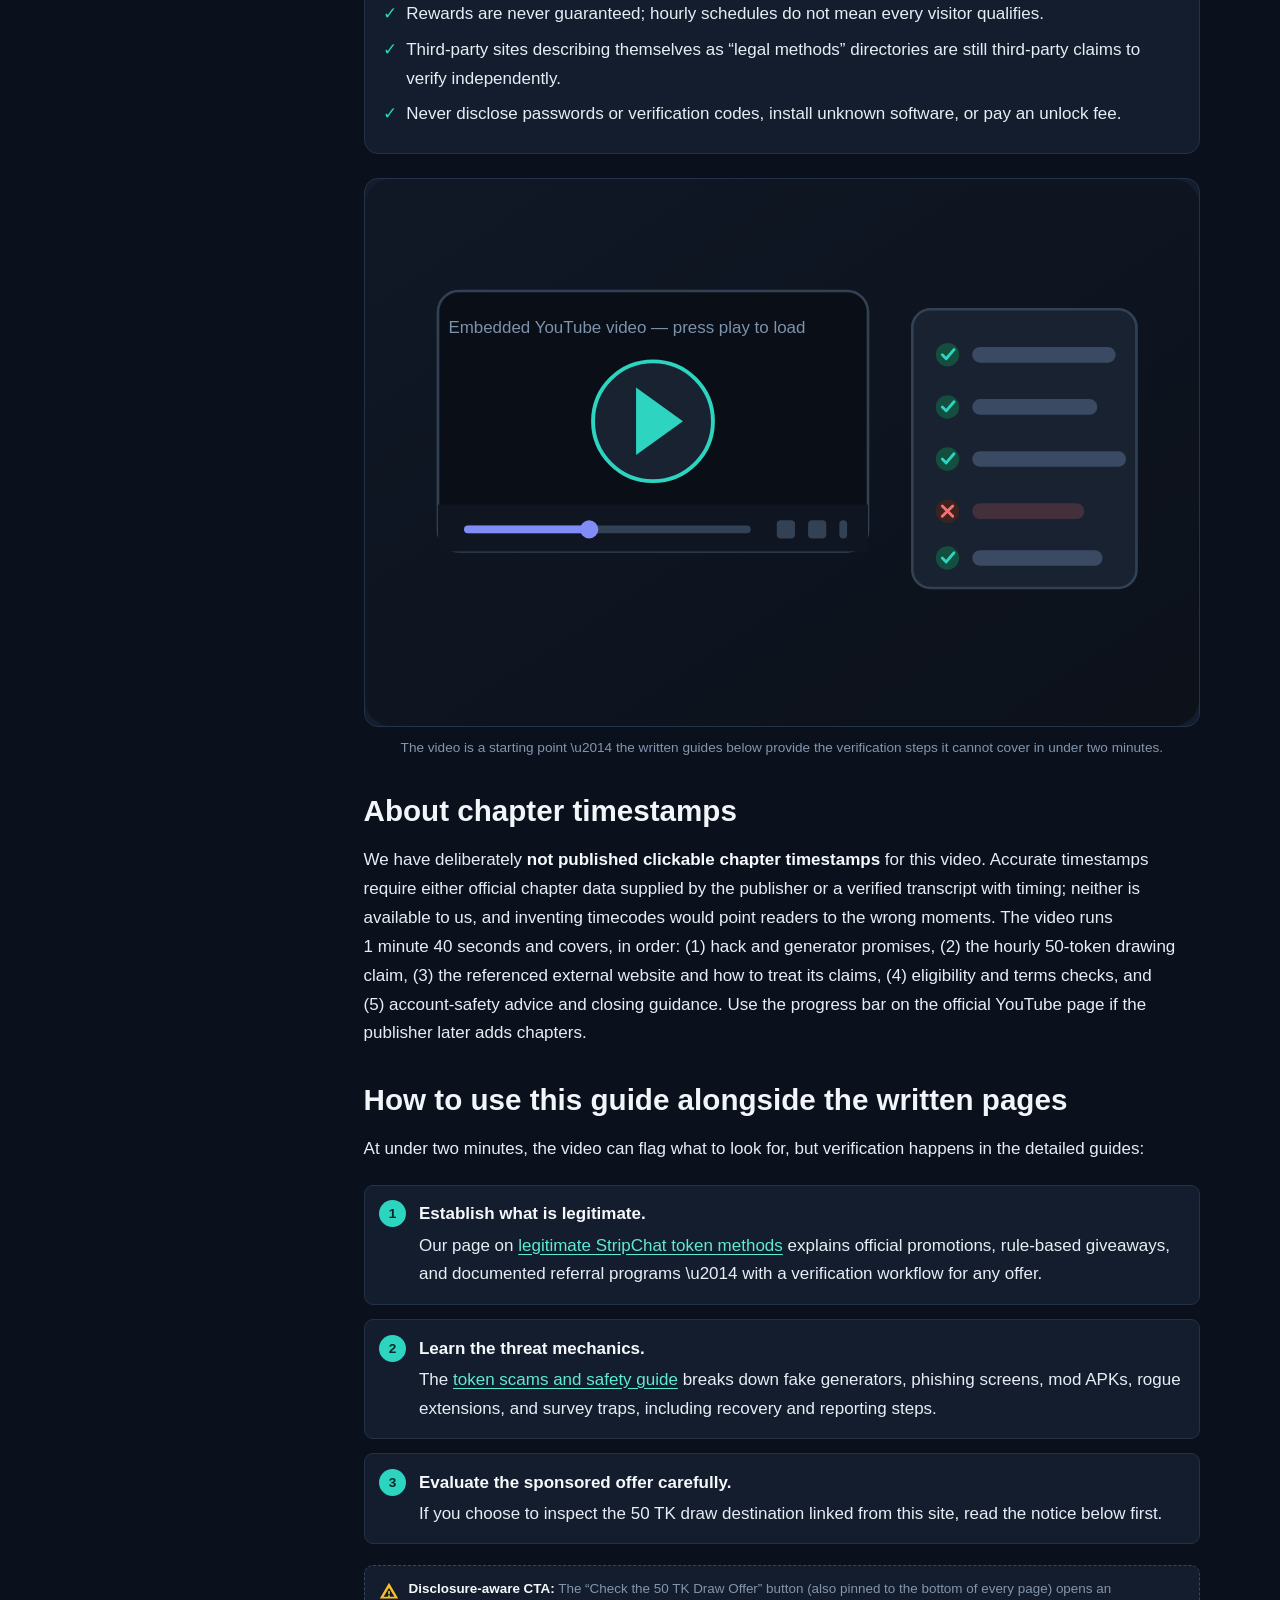
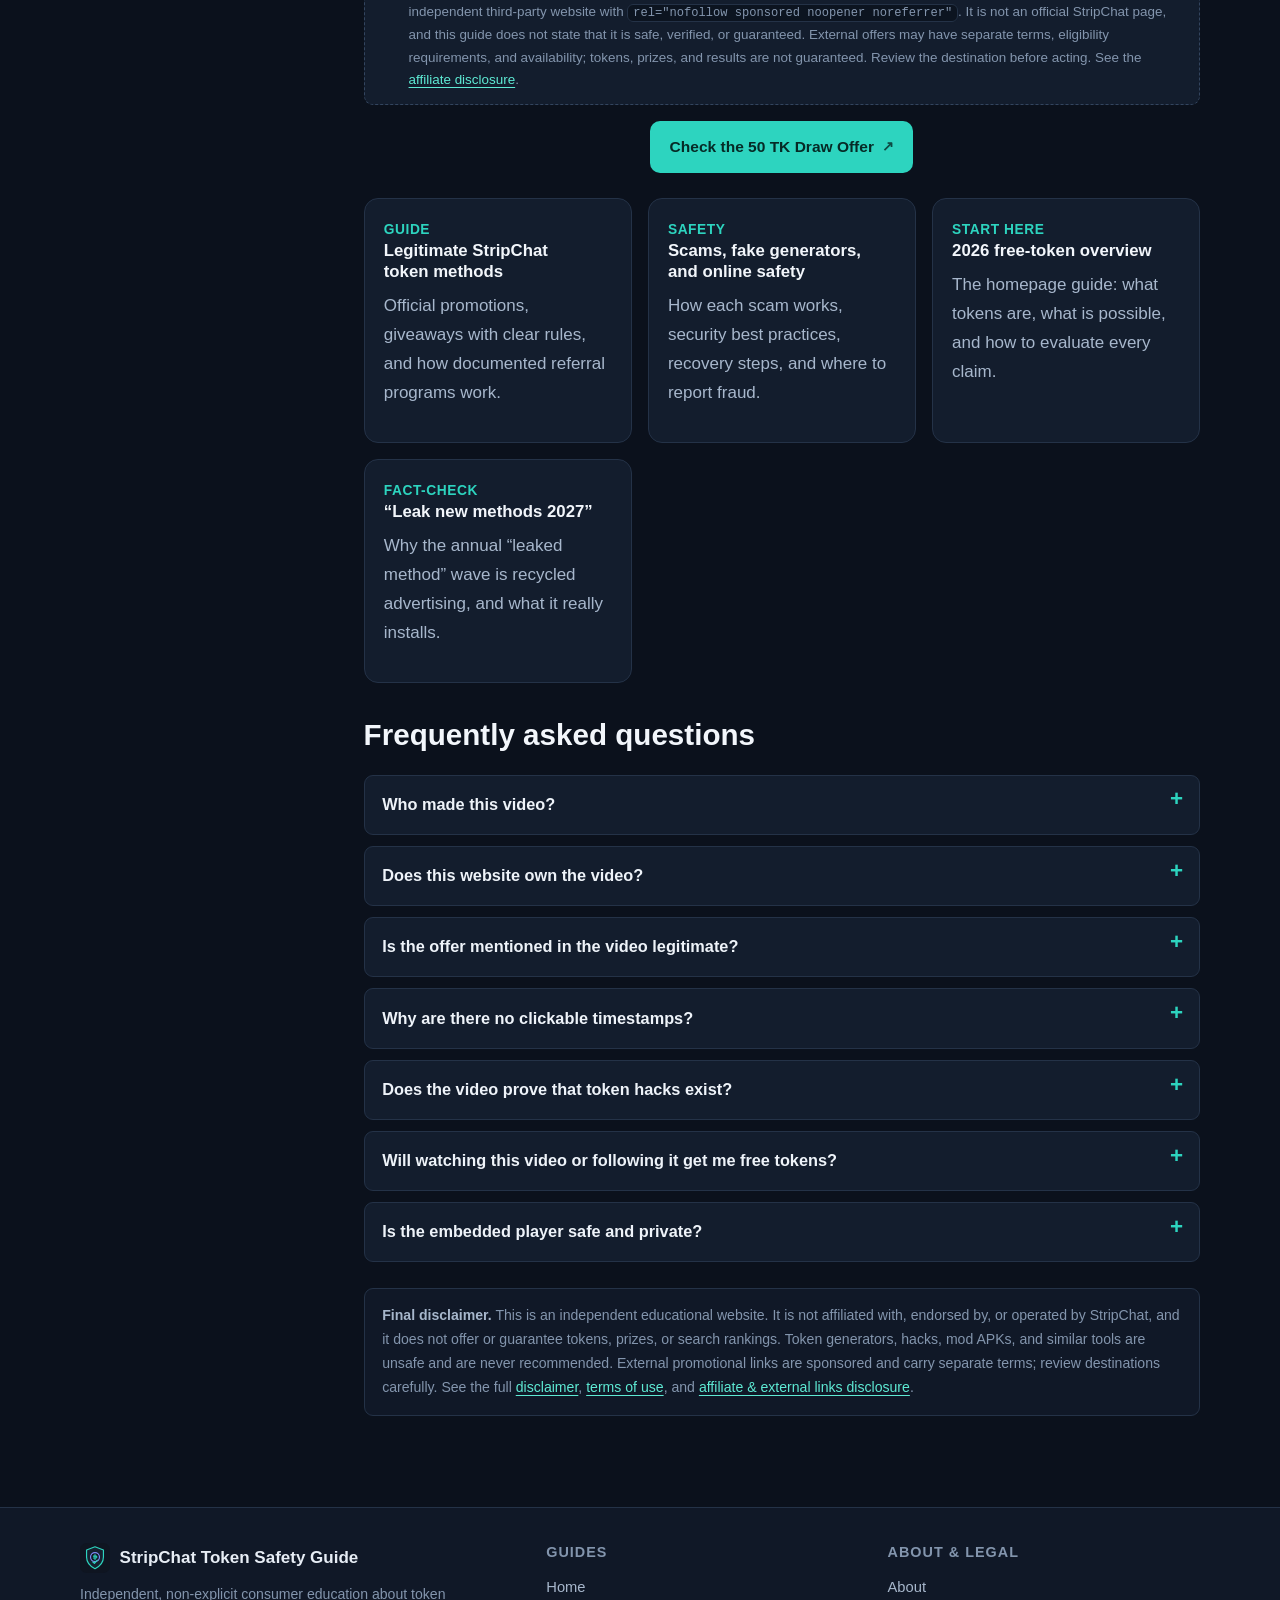
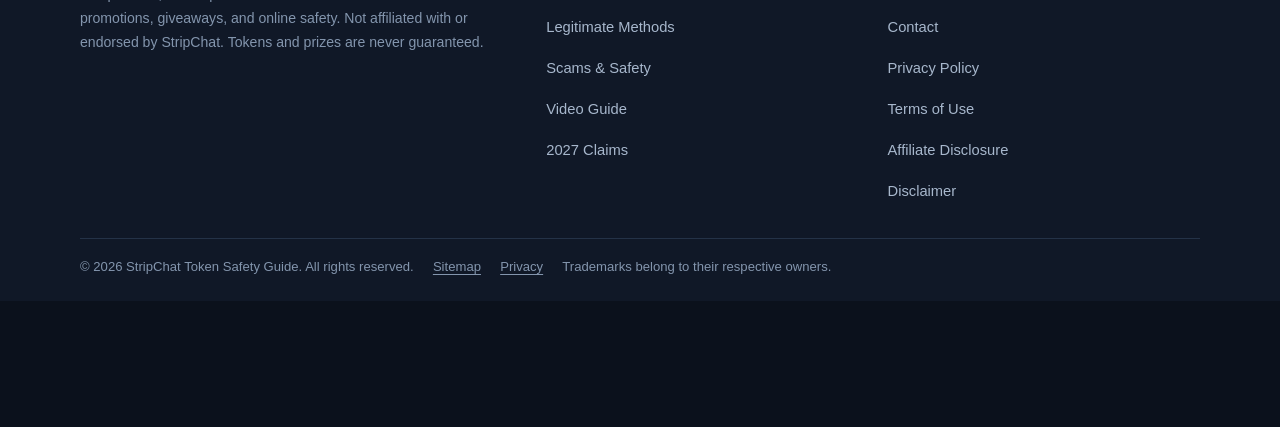
<file: stripchat-tokens-video-guide/index.html>
<!DOCTYPE html>
<html lang="en">
<head>
  <meta charset="utf-8">
  <meta name="viewport" content="width=device-width, initial-scale=1">
  <meta name="google-site-verification" content="REPLACE_WITH_AUTHORIZED_TOKEN">
  <title>StripChat Tokens Video Guide: Legitimate Methods and Safety Advice</title>
  <meta name="description" content="Watch and read along with an independent YouTube explainer about StripChat token claims: a factual summary, key takeaways, safety advice, and context for the 50 TK draw promotion mentioned in the video.">
  <meta name="robots" content="index, follow, max-image-preview:large">
  <link rel="canonical" href="https://lilistripmods.github.io/Strip-Mods27/stripchat-tokens-video-guide/">
  <meta property="og:locale" content="en_US">
  <meta property="og:type" content="article">
  <meta property="og:site_name" content="StripChat Token Safety Guide">
  <meta property="og:title" content="StripChat Tokens Video Guide: Legitimate Methods and Safety Advice">
  <meta property="og:description" content="Watch and read along with an independent YouTube explainer about StripChat token claims: a factual summary, key takeaways, safety advice, and context for the 50 TK draw promotion mentioned in the video.">
  <meta property="og:url" content="https://lilistripmods.github.io/Strip-Mods27/stripchat-tokens-video-guide/">
  <meta property="og:image" content="https://lilistripmods.github.io/Strip-Mods27/assets/img/og-image.png">
  <meta property="og:image:width" content="1200">
  <meta property="og:image:height" content="630">
  <meta property="og:image:alt" content="Shield emblem for the independent StripChat token safety guide">
  <meta property="article:published_time" content="2026-10-30">
  <meta property="article:modified_time" content="2026-10-30">
<meta name="twitter:card" content="summary_large_image">
  <meta name="twitter:title" content="StripChat Tokens Video Guide: Legitimate Methods and Safety Advice">
  <meta name="twitter:description" content="Watch and read along with an independent YouTube explainer about StripChat token claims: a factual summary, key takeaways, safety advice, and context for the 50 TK draw promotion mentioned in the video.">
  <meta name="twitter:image" content="https://lilistripmods.github.io/Strip-Mods27/assets/img/og-image.png">
  <meta name="twitter:label1" content="Content type">
  <meta name="twitter:data1" content="Independent safety education">
  <link rel="icon" type="image/svg+xml" href="../assets/img/favicon.svg">
  <link rel="icon" type="image/png" sizes="192x192" href="../assets/img/icon-192.png">
  <link rel="apple-touch-icon" href="../assets/img/icon-180.png">
  <link rel="manifest" href="../site.webmanifest">
  <meta name="theme-color" content="#0b111c">
  <link rel="stylesheet" href="../assets/css/style.css">
  <script type="application/ld+json">
{
  "@context": "https://schema.org",
  "@type": "Article",
  "headline": "StripChat Tokens Video Guide: Legitimate Methods and Safety Advice",
  "description": "Watch and read along with an independent YouTube explainer about StripChat token claims: a factual summary, key takeaways, safety advice, and context for the 50 TK draw promotion mentioned in the video.",
  "url": "https://lilistripmods.github.io/Strip-Mods27/stripchat-tokens-video-guide/",
  "mainEntityOfPage": {
    "@type": "WebPage",
    "@id": "https://lilistripmods.github.io/Strip-Mods27/stripchat-tokens-video-guide/"
  },
  "inLanguage": "en",
  "datePublished": "2026-10-30",
  "dateModified": "2026-10-30",
  "author": {
    "@type": "Organization",
    "name": "StripChat Token Safety Guide editorial team",
    "url": "https://lilistripmods.github.io/Strip-Mods27/"
  },
  "publisher": {
    "@type": "Organization",
    "name": "StripChat Token Safety Guide",
    "url": "https://lilistripmods.github.io/Strip-Mods27/",
    "logo": {
      "@type": "ImageObject",
      "url": "https://lilistripmods.github.io/Strip-Mods27/assets/img/favicon.svg"
    }
  },
  "image": [
    "https://lilistripmods.github.io/Strip-Mods27/assets/img/og-image.png"
  ]
}
</script>
<script type="application/ld+json">
{
  "@context": "https://schema.org",
  "@type": "FAQPage",
  "mainEntity": [
    {
      "@type": "Question",
      "name": "Who made this video?",
      "acceptedAnswer": {
        "@type": "Answer",
        "text": "The embedded video titled “🚨 Stripchat Hack 2026–2027? Free Token Claims Explained (UPDATED!!)” was uploaded to YouTube by the channel thenewyorkjets28 on 11 September 2026. This website is independent of that channel and of StripChat."
      }
    },
    {
      "@type": "Question",
      "name": "Does this website own the video?",
      "acceptedAnswer": {
        "@type": "Answer",
        "text": "No. The video belongs to its YouTube publisher and is embedded here through YouTube’s standard embedding using the privacy-enhanced youtube-nocookie.com domain. Playing it is subject to YouTube’s terms and privacy policy. If the publisher removes it, the embed will stop working."
      }
    },
    {
      "@type": "Question",
      "name": "Is the offer mentioned in the video legitimate?",
      "acceptedAnswer": {
        "@type": "Answer",
        "text": "It cannot be confirmed from the video alone. The video describes a possible promotional drawing of 50 tokens and points to an external website. Availability, eligibility, terms, and legitimacy must be verified on the destination and against official platform information. This site never describes such offers as guaranteed."
      }
    },
    {
      "@type": "Question",
      "name": "Why are there no clickable timestamps?",
      "acceptedAnswer": {
        "@type": "Answer",
        "text": "Because verified timing data is not available. Rather than fabricate timecodes, the summary lists the topics in the order they appear. The video is only 1 minute 40 seconds long, so it is easy to watch in full or seek manually."
      }
    },
    {
      "@type": "Question",
      "name": "Does the video prove that token hacks exist?",
      "acceptedAnswer": {
        "@type": "Answer",
        "text": "No — its message is the opposite. It explains that hack, mod, and generator promises are unreliable and potentially dangerous, and it directs viewers to verify claims instead of trusting them. Server-side token balances cannot be changed by public generator pages."
      }
    },
    {
      "@type": "Question",
      "name": "Will watching this video or following it get me free tokens?",
      "acceptedAnswer": {
        "@type": "Answer",
        "text": "No outcome is guaranteed, and watching a video cannot credit an account. Tokens can only come through official platform systems or verified promotions with terms you can read. Treat the video as educational, not as a claim path to rewards."
      }
    },
    {
      "@type": "Question",
      "name": "Is the embedded player safe and private?",
      "acceptedAnswer": {
        "@type": "Answer",
        "text": "The embed uses YouTube’s privacy-enhanced mode (youtube-nocookie.com), does not autoplay, and loads only when the page renders; YouTube may still collect data once you press play, under Google’s policies. If you prefer, use the “Open the video on YouTube” link to watch it on YouTube directly."
      }
    }
  ]
}
</script>
<script type="application/ld+json">
{
  "@context": "https://schema.org",
  "@type": "VideoObject",
  "name": "🚨 Stripchat Hack 2026–2027? Free Token Claims Explained (UPDATED!!)",
  "description": "Looking for Stripchat free tokens in 2026—or researching offers for 2027? This video explains what to check before trusting claims of 50 free tokens every hour, Stripchat hacks, mods, or token generators. This video covers information available in 2026. Offers for 2027 have not been verified, and hourly rewards are not guaranteed.",
  "thumbnailUrl": [
    "https://i.ytimg.com/vi/0gUquIZrdL0/hqdefault.jpg"
  ],
  "uploadDate": "2026-09-11",
  "duration": "PT1M40S",
  "embedUrl": "https://www.youtube-nocookie.com/embed/0gUquIZrdL0",
  "contentUrl": "https://www.youtube.com/watch?v=0gUquIZrdL0",
  "author": {
    "@type": "Person",
    "name": "thenewyorkjets28",
    "sameAs": "https://www.youtube.com/@thenewyorkjets28"
  }
}
</script>
<script type="application/ld+json">
{
  "@context": "https://schema.org",
  "@type": "BreadcrumbList",
  "itemListElement": [
    {
      "@type": "ListItem",
      "position": 1,
      "name": "Home",
      "item": "https://lilistripmods.github.io/Strip-Mods27/"
    },
    {
      "@type": "ListItem",
      "position": 2,
      "name": "Video Guide",
      "item": "https://lilistripmods.github.io/Strip-Mods27/stripchat-tokens-video-guide/"
    }
  ]
}
</script>
</head>
<body>
<a class="skip-link" href="#main">Skip to content</a>
<header class="site-header">
  <div class="container masthead">
    <a class="brand" href="../">
      <img src="../assets/img/favicon.svg" alt="" width="34" height="34">
      <span>StripChat Token Safety Guide<small>Independent educational resource</small></span>
    </a>
    <button class="nav-toggle" type="button" aria-expanded="false" aria-controls="primary-nav">
      <span class="open" aria-hidden="true">&#9776; Menu</span><span class="close" aria-hidden="true">&#10005; Close</span>
      <span class="visually-hidden">Toggle navigation</span>
    </button>
    <nav class="primary-nav" id="primary-nav" aria-label="Primary">
      <a href="../">Home</a><a href="../legitimate-stripchat-token-methods/">Legitimate Methods</a><a href="../stripchat-token-scams-and-safety/">Scams &amp; Safety</a><a href="../stripchat-tokens-video-guide/" aria-current="page">Video Guide</a><a href="../stripchat-tokens-free-leak-2027/">2027 Claims</a>
    </nav>
  </div>
</header>
<div class="age-notice" id="age-notice" role="note" aria-label="Adult content notice">
  <div class="container">
    <span aria-hidden="true">&#128274;</span>
    <p class="mb-0"><strong>Adults&nbsp;18+ only.</strong> This independent, non-explicit guide discusses an adult-oriented platform. Linked external destinations may require age verification. See the <a href="../disclaimer/">disclaimer</a>.</p>
    <button class="dismiss" type="button" id="age-dismiss" aria-controls="age-notice">Dismiss</button>
  </div>
</div>

<main id="main">
  <div class="container page-intro">
    <nav class="breadcrumbs" aria-label="Breadcrumb"><ol>
      <li><a href="../">Home</a></li>
      <li><span aria-current="page">Video Guide</span></li>
    </ol></nav>
    <h1>StripChat Tokens Video Guide: Legitimate Methods and Safety Advice</h1>
    <div class="article-meta"><span class="badge"><span class="dot"></span>Independent safety guide</span><span class="badge">Last reviewed: 2026-10-30</span><span class="badge">About 7 min read</span></div>
  </div>
  <div class="container article-intro">
    
<p class="lede">Prefer watching to reading? This is the video companion to the written guide. The short embedded explainer walks through StripChat token claims \u2014 including hack promises and the advertised 50&nbsp;TK draw \u2014 and explains what to verify before trusting them. Below the player, we summarize the video accurately, list the takeaways, and point you to the deeper written guides.</p>


<figure class="video-block" id="video">
  <p>This page is built around the embedded YouTube video below. It is shown using YouTube&rsquo;s privacy-enhanced embed mode and does not autoplay; press play only if you want to watch. Underneath the player you will find a factual summary, key takeaways, and answers to common questions.</p>
  <div class="video-grid">
    <div class="video-frame">
      <iframe
        src="https://www.youtube-nocookie.com/embed/0gUquIZrdL0"
        title="Embedded YouTube video: 🚨 Stripchat Hack 2026–2027? Free Token Claims Explained (UPDATED!!), published by thenewyorkjets28"
        allow="accelerometer; clipboard-write; encrypted-media; gyroscope; picture-in-picture; web-share"
        referrerpolicy="strict-origin-when-cross-origin"
        allowfullscreen></iframe>
    </div>
    <ul class="video-learn"><li>The actual claims the video examines, from “hacks” to hourly drawings</li><li>Which details to verify before following an offer shown in a video</li><li>How to keep your account and payment information safe</li></ul>
  </div>
  <figcaption class="video-caption"><strong>Embedded YouTube video:</strong> “🚨 Stripchat Hack 2026–2027? Free Token Claims Explained (UPDATED!!)”, uploaded by the YouTube channel <strong>thenewyorkjets28</strong> on 11&nbsp;September&nbsp;2026 (duration 1&nbsp;minute&nbsp;40&nbsp;seconds).</figcaption>
  <p class="video-note">
    <svg class="icon" viewBox="0 0 24 24" aria-hidden="true"><path fill="#8395ad" d="M12 2a10 10 0 1 0 0 20 10 10 0 0 0 0-20Zm1 15h-2v-6h2v6Zm0-8h-2V7h2v2Z"/></svg>
    <span>Embedded third-party YouTube video. It does not autoplay; press play to load it. YouTube&rsquo;s terms and privacy policy apply once you interact with the player. This site does not own or produce the video.</span>
  </p>
</figure>



  </div>
  <div class="container layout">
    <nav class="toc" aria-label="On this page">
  <h2>On this page</h2>
  <ol>
<li><a href="#about-video">About this video</a></li><li><a href="#video">Watch the video</a></li><li><a href="#summary">Descriptive video summary</a></li><li><a href="#takeaways">Key takeaways</a></li><li><a href="#timestamps">About chapter timestamps</a></li><li><a href="#how-to-use">How to use this guide</a></li><li><a href="#faq">Frequently asked questions</a></li>
  </ol>
</nav>
    <div class="layout-main">
      
<section id="about-video">
  <h2>About this video</h2>
  <p>The video is an independent explainer hosted on YouTube. This website did not produce, upload, or monetize it on YouTube; it is embedded here under YouTube&rsquo;s standard embedding functionality, and all rights in the video belong to its publisher.</p>
  <div class="table-wrap">
    <table>
      <tbody>
        <tr><th scope="row">Title on YouTube</th><td>\u201c🚨 Stripchat Hack 2026\u20132027? Free Token Claims Explained (UPDATED!!)\u201d</td></tr>
        <tr><th scope="row">Publisher (channel)</th><td><a href="https://www.youtube.com/@thenewyorkjets28" rel="noopener noreferrer" target="_blank">thenewyorkjets28</a> on YouTube</td></tr>
        <tr><th scope="row">Upload date</th><td>11 September 2026</td></tr>
        <tr><th scope="row">Duration</th><td>1 minute 40 seconds</td></tr>
        <tr><th scope="row">Watch directly</th><td><a href="https://www.youtube.com/watch?v=0gUquIZrdL0" rel="noopener noreferrer" target="_blank">Open the video on YouTube</a></td></tr>
      </tbody>
    </table>
  </div>
  <div class="callout info">
    <p class="callout-title">&#8505; Embedded-content notice</p>
    <p class="mb-0">The player above is an <strong>embedded YouTube video</strong> served from YouTube&rsquo;s privacy-enhanced domain (<code>youtube-nocookie.com</code>). Opening or playing it is governed by YouTube&rsquo;s terms and privacy policy, and YouTube may set cookies or collect data once you interact with the player. This site does not control that data collection. We have not added autoplay, custom thumbnails, or misleading metadata, and we do not claim search rankings for the video.</p>
  </div>
</section>

<section id="summary">
  <h2>Descriptive video summary</h2>
  <p>The video opens by addressing viewers searching for free StripChat tokens who have encountered promises of unlimited credits, a &ldquo;working hack,&rdquo; or a special &ldquo;mod.&rdquo; Its first point is that these promises are not evidence: so-called hacks and token generators are not a reliable route to rewards, and some expose viewers to scams, suspicious downloads, or account theft.</p>
  <p>It then examines the offer described as <strong>50 free tokens every hour</strong> (a promotional drawing). Rather than endorsing it, the video tells viewers to inspect what the offer includes, who qualifies, and what restrictions apply \u2014 for example whether it is still available, whether it applies to the viewer&rsquo;s account and country, and whether there is a limit or waiting period. It cautions against assuming an hourly reward is available to everyone.</p>
  <p>The video names an external website, striptks.live, noting that the site describes itself as covering legal methods rather than hacks or modified apps \u2014 and explicitly frames that as a claim to verify against StripChat&rsquo;s official information and terms, not a guarantee. The closing advice is security-focused: never give a third-party site your platform password or verification codes, do not install unknown software, and do not pay an unexpected fee to unlock supposedly free tokens.</p>
  <div class="callout warn">
    <p class="callout-title">&#9888; Read the claims as claims</p>
    <p class="mb-0">The video promotes an external destination. Following our own guidance, treat that mention as marketing: read the destination&rsquo;s terms, confirm eligibility, and check the offer against your official account. The video&rsquo;s existence is not proof that any drawing is current, legitimate, or available to you.</p>
  </div>
  <h3>The video&rsquo;s own description on YouTube</h3>
  <blockquote class="yt-description">&ldquo;Looking for Stripchat free tokens in 2026—or researching offers for 2027? This video explains what to check before trusting claims of 50 free tokens every hour, Stripchat hacks, mods, or token generators. This video covers information available in 2026. Offers for 2027 have not been verified, and hourly rewards are not guaranteed.&rdquo;</blockquote>
  <p class="small muted">Quoted from the public YouTube listing for transparency; the video also carries the hashtags #stripchat and #cams. We have not altered its claims.</p>
</section>

<section id="takeaways">
  <h2>Key takeaways</h2>
  <ul class="takeaways">
    <li>Promises of unlimited or guaranteed tokens \u2014 including &ldquo;hacks&rdquo; and &ldquo;mods&rdquo; \u2014 should be treated as unverified claims, not opportunities.</li>
    <li>A promotional drawing (such as the 50&nbsp;TK offer) may exist, but availability, eligibility, terms, and legitimacy must be checked on the destination and against official platform information.</li>
    <li>Rewards are never guaranteed; hourly schedules do not mean every visitor qualifies.</li>
    <li>Third-party sites describing themselves as &ldquo;legal methods&rdquo; directories are still third-party claims to verify independently.</li>
    <li>Never disclose passwords or verification codes, install unknown software, or pay an unlock fee.</li>
  </ul>
  <figure>
    <img src="../assets/img/video-guide-player.svg" alt="A stylized video player with a play button next to a checklist of safety takeaways" width="640" height="420" loading="lazy">
    <figcaption>The video is a starting point \u2014 the written guides below provide the verification steps it cannot cover in under two minutes.</figcaption>
  </figure>
</section>

<section id="timestamps">
  <h2>About chapter timestamps</h2>
  <p>We have deliberately <strong>not published clickable chapter timestamps</strong> for this video. Accurate timestamps require either official chapter data supplied by the publisher or a verified transcript with timing; neither is available to us, and inventing timecodes would point readers to the wrong moments. The video runs 1&nbsp;minute&nbsp;40&nbsp;seconds and covers, in order: (1)&nbsp;hack and generator promises, (2)&nbsp;the hourly 50-token drawing claim, (3)&nbsp;the referenced external website and how to treat its claims, (4)&nbsp;eligibility and terms checks, and (5)&nbsp;account-safety advice and closing guidance. Use the progress bar on the official YouTube page if the publisher later adds chapters.</p>
</section>

<section id="how-to-use">
  <h2>How to use this guide alongside the written pages</h2>
  <p>At under two minutes, the video can flag what to look for, but verification happens in the detailed guides:</p>
  <ol class="steps">
    <li><strong>Establish what is legitimate.</strong> Our page on <a href="../legitimate-stripchat-token-methods/">legitimate StripChat token methods</a> explains official promotions, rule-based giveaways, and documented referral programs \u2014 with a verification workflow for any offer.</li>
    <li><strong>Learn the threat mechanics.</strong> The <a href="../stripchat-token-scams-and-safety/">token scams and safety guide</a> breaks down fake generators, phishing screens, mod APKs, rogue extensions, and survey traps, including recovery and reporting steps.</li>
    <li><strong>Evaluate the sponsored offer carefully.</strong> If you choose to inspect the 50&nbsp;TK draw destination linked from this site, read the notice below first.</li>
  </ol>
  <div class="affiliate-note">
    <svg class="icon" viewBox="0 0 24 24" aria-hidden="true"><path fill="#fbbf24" d="M12 2 1 21h22L12 2Zm0 6 6.5 11h-13L12 8Zm-1 4v4h2v-4h-2Zm0 5v2h2v-2h-2Z"/></svg>
    <p class="mb-0"><strong>Disclosure-aware CTA:</strong> The &ldquo;Check the 50 TK Draw Offer&rdquo; button (also pinned to the bottom of every page) opens an independent third-party website with <code>rel=&quot;nofollow sponsored noopener noreferrer&quot;</code>. It is not an official StripChat page, and this guide does not state that it is safe, verified, or guaranteed. External offers may have separate terms, eligibility requirements, and availability; tokens, prizes, and results are not guaranteed. Review the destination before acting. See the <a href="../affiliate-disclosure/">affiliate disclosure</a>.</p>
  </div>
  <p class="text-center"><a class="btn btn-primary" href="https://striptks.live/" rel="nofollow sponsored noopener noreferrer" target="_blank">Check the 50 TK Draw Offer</a></p>
</section>

      

<div class="related">
  <a class="card" href="../legitimate-stripchat-token-methods/"><small>GUIDE</small><h3>Legitimate StripChat token methods</h3><p>Official promotions, giveaways with clear rules, and how documented referral programs work.</p></a>
  <a class="card" href="../stripchat-token-scams-and-safety/"><small>SAFETY</small><h3>Scams, fake generators, and online safety</h3><p>How each scam works, security best practices, recovery steps, and where to report fraud.</p></a>
  <a class="card" href="../"><small>START HERE</small><h3>2026 free-token overview</h3><p>The homepage guide: what tokens are, what is possible, and how to evaluate every claim.</p></a>
  <a class="card" href="../stripchat-tokens-free-leak-2027/"><small>FACT-CHECK</small><h3>&ldquo;Leak new methods 2027&rdquo;</h3><p>Why the annual &ldquo;leaked method&rdquo; wave is recycled advertising, and what it really installs.</p></a>
</div>

      <section id="faq" aria-labelledby="faq-h">
  <h2 id="faq-h">Frequently asked questions</h2>
  <div class="faq-list">
<details class="faq-item">
  <summary>Who made this video?</summary>
  <div class="faq-a"><p>The embedded video titled “🚨 Stripchat Hack 2026–2027? Free Token Claims Explained (UPDATED!!)” was uploaded to YouTube by the channel thenewyorkjets28 on 11 September 2026. This website is independent of that channel and of StripChat.</p></div>
</details><details class="faq-item">
  <summary>Does this website own the video?</summary>
  <div class="faq-a"><p>No. The video belongs to its YouTube publisher and is embedded here through YouTube’s standard embedding using the privacy-enhanced youtube-nocookie.com domain. Playing it is subject to YouTube’s terms and privacy policy. If the publisher removes it, the embed will stop working.</p></div>
</details><details class="faq-item">
  <summary>Is the offer mentioned in the video legitimate?</summary>
  <div class="faq-a"><p>It cannot be confirmed from the video alone. The video describes a possible promotional drawing of 50 tokens and points to an external website. Availability, eligibility, terms, and legitimacy must be verified on the destination and against official platform information. This site never describes such offers as guaranteed.</p></div>
</details><details class="faq-item">
  <summary>Why are there no clickable timestamps?</summary>
  <div class="faq-a"><p>Because verified timing data is not available. Rather than fabricate timecodes, the summary lists the topics in the order they appear. The video is only 1 minute 40 seconds long, so it is easy to watch in full or seek manually.</p></div>
</details><details class="faq-item">
  <summary>Does the video prove that token hacks exist?</summary>
  <div class="faq-a"><p>No — its message is the opposite. It explains that hack, mod, and generator promises are unreliable and potentially dangerous, and it directs viewers to verify claims instead of trusting them. Server-side token balances cannot be changed by public generator pages.</p></div>
</details><details class="faq-item">
  <summary>Will watching this video or following it get me free tokens?</summary>
  <div class="faq-a"><p>No outcome is guaranteed, and watching a video cannot credit an account. Tokens can only come through official platform systems or verified promotions with terms you can read. Treat the video as educational, not as a claim path to rewards.</p></div>
</details><details class="faq-item">
  <summary>Is the embedded player safe and private?</summary>
  <div class="faq-a"><p>The embed uses YouTube’s privacy-enhanced mode (youtube-nocookie.com), does not autoplay, and loads only when the page renders; YouTube may still collect data once you press play, under Google’s policies. If you prefer, use the “Open the video on YouTube” link to watch it on YouTube directly.</p></div>
</details>
  </div>
</section>
      
<aside class="disclaimer" aria-label="Final disclaimer">
  <p class="mb-0"><strong>Final disclaimer.</strong> This is an independent educational
  website. It is not affiliated with, endorsed by, or operated by StripChat, and it does
  not offer or guarantee tokens, prizes, or search rankings. Token generators, hacks,
  mod APKs, and similar tools are unsafe and are never recommended. External promotional
  links are sponsored and carry separate terms; review destinations carefully. See the
  full <a href="../disclaimer/">disclaimer</a>,
  <a href="../terms-of-use/">terms of use</a>, and
  <a href="../affiliate-disclosure/">affiliate &amp; external links disclosure</a>.</p>
</aside>

    </div>
  </div>
</main>
<footer class="site-footer">
  <div class="container">
    <div class="footer-grid">
      <div>
        <div class="footer-brand">
          <img src="../assets/img/favicon.svg" alt="" width="30" height="30">
          <span>StripChat Token Safety Guide</span>
        </div>
        <p>Independent, non-explicit consumer education about token promotions, giveaways, and online safety. Not affiliated with or endorsed by StripChat. Tokens and prizes are never guaranteed.</p>
      </div>
      <nav aria-label="Guide pages">
        <h2>Guides</h2>
        <ul><li><a href="../">Home</a></li><li><a href="../legitimate-stripchat-token-methods/">Legitimate Methods</a></li><li><a href="../stripchat-token-scams-and-safety/">Scams & Safety</a></li><li><a href="../stripchat-tokens-video-guide/">Video Guide</a></li><li><a href="../stripchat-tokens-free-leak-2027/">2027 Claims</a></li></ul>
      </nav>
      <nav aria-label="Legal and editorial pages">
        <h2>About &amp; legal</h2>
        <ul><li><a href="../about/">About</a></li><li><a href="../contact/">Contact</a></li><li><a href="../privacy-policy/">Privacy Policy</a></li><li><a href="../terms-of-use/">Terms of Use</a></li><li><a href="../affiliate-disclosure/">Affiliate Disclosure</a></li><li><a href="../disclaimer/">Disclaimer</a></li></ul>
      </nav>
    </div>
    <div class="footer-bottom">
      <span>&copy; 2026 StripChat Token Safety Guide. All rights reserved.</span>
      <a href="../sitemap.xml">Sitemap</a>
      <a href="../privacy-policy/">Privacy</a>
      <span>Trademarks belong to their respective owners.</span>
    </div>
  </div>
</footer>
<div class="sticky-bar">
  <div class="sticky-bar-inner">
    <nav class="sticky-nav" aria-label="Quick links"><a href="../"><svg class="icon" viewBox="0 0 24 24" aria-hidden="true"><path fill="currentColor" d="M12 3 2 12h3v8h6v-6h2v6h6v-8h3L12 3Z"/></svg><span>Home</span></a><a href="../legitimate-stripchat-token-methods/"><span>Legit methods</span></a><a href="../stripchat-token-scams-and-safety/"><span>Safety</span></a><a href="../stripchat-tokens-video-guide/"><span>Video</span></a><a href="../stripchat-tokens-free-leak-2027/"><span>2027</span></a></nav>
    <div class="sticky-cta-wrap">
      <a class="btn btn-primary btn-sm" href="https://striptks.live/" target="_blank"
         rel="nofollow sponsored noopener noreferrer">Check the 50 TK Draw Offer</a>
      <span class="sticky-cta-note">External offers may have separate terms, eligibility requirements, and availability. We do not guarantee tokens, prizes, or results. Review each destination carefully before taking action.</span>
    </div>
  </div>
</div>

<script src="../assets/js/main.js" defer></script>
</body>
</html>
</file>
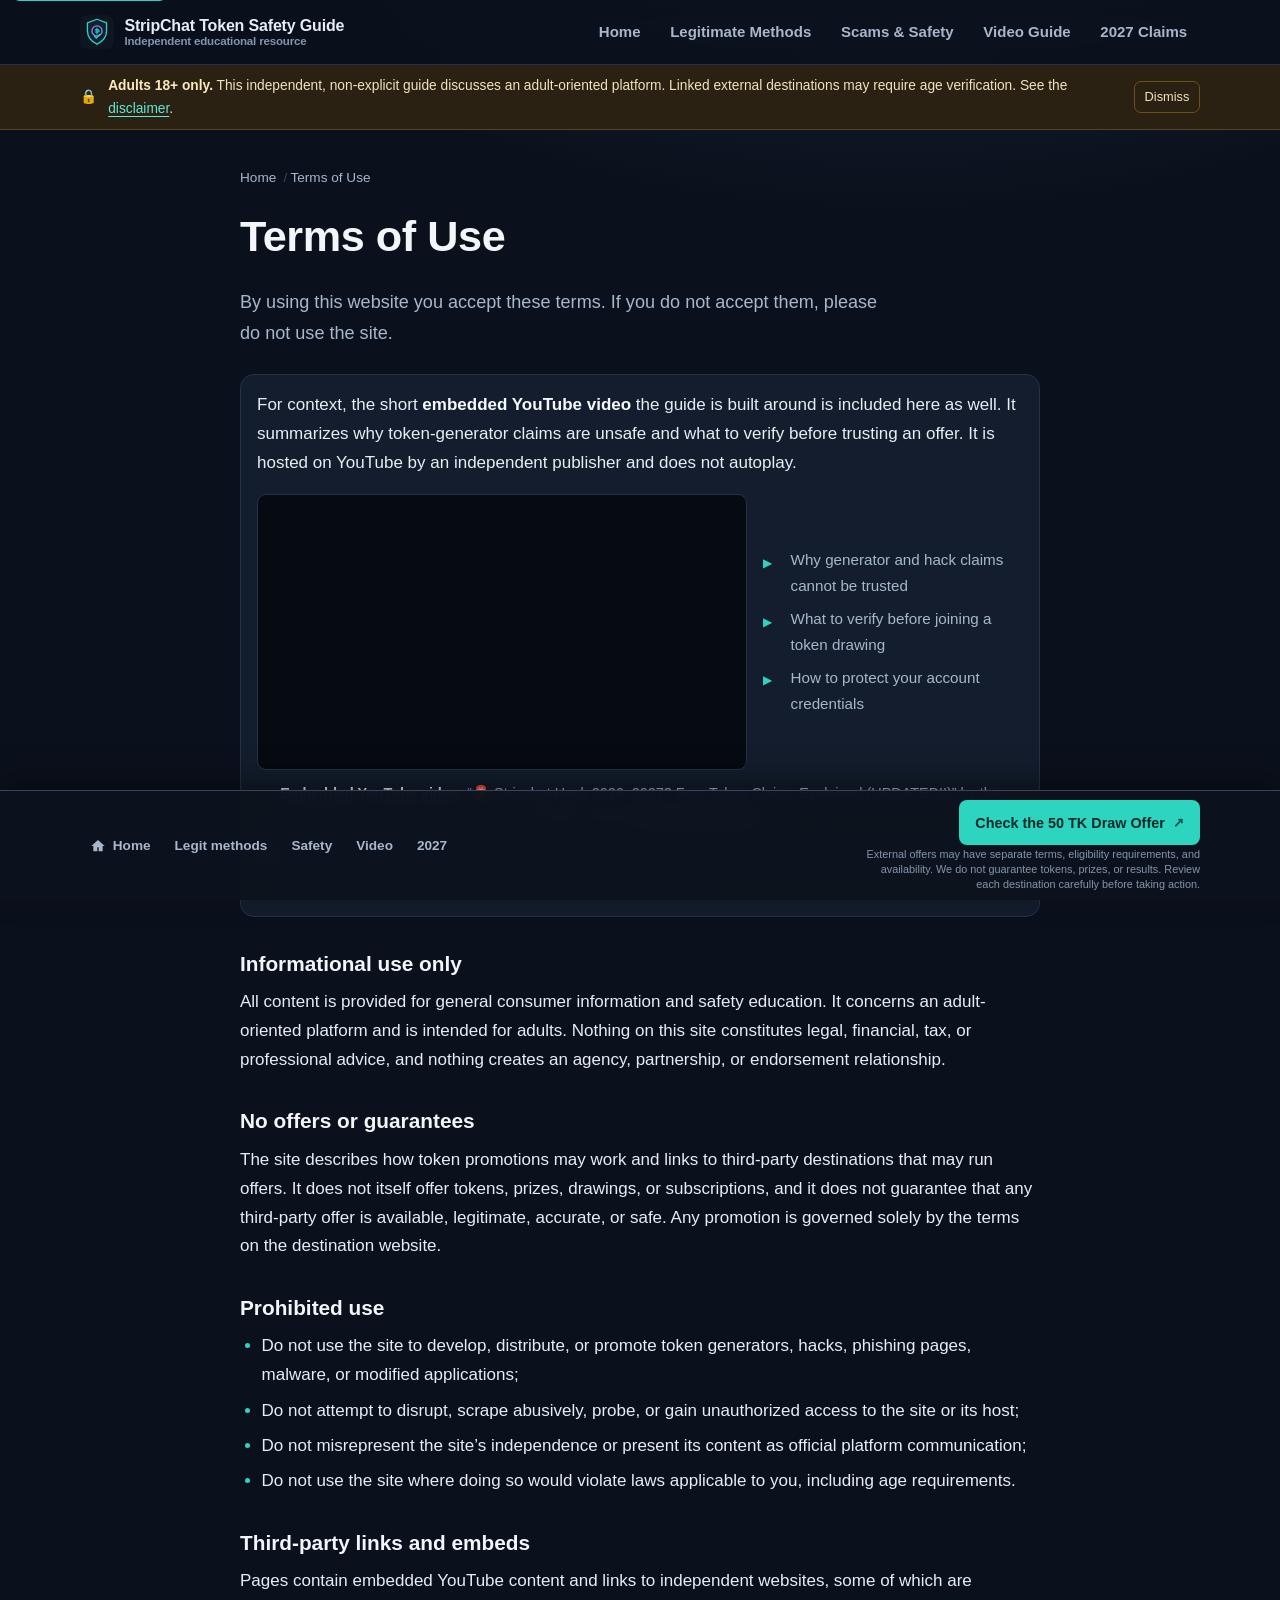
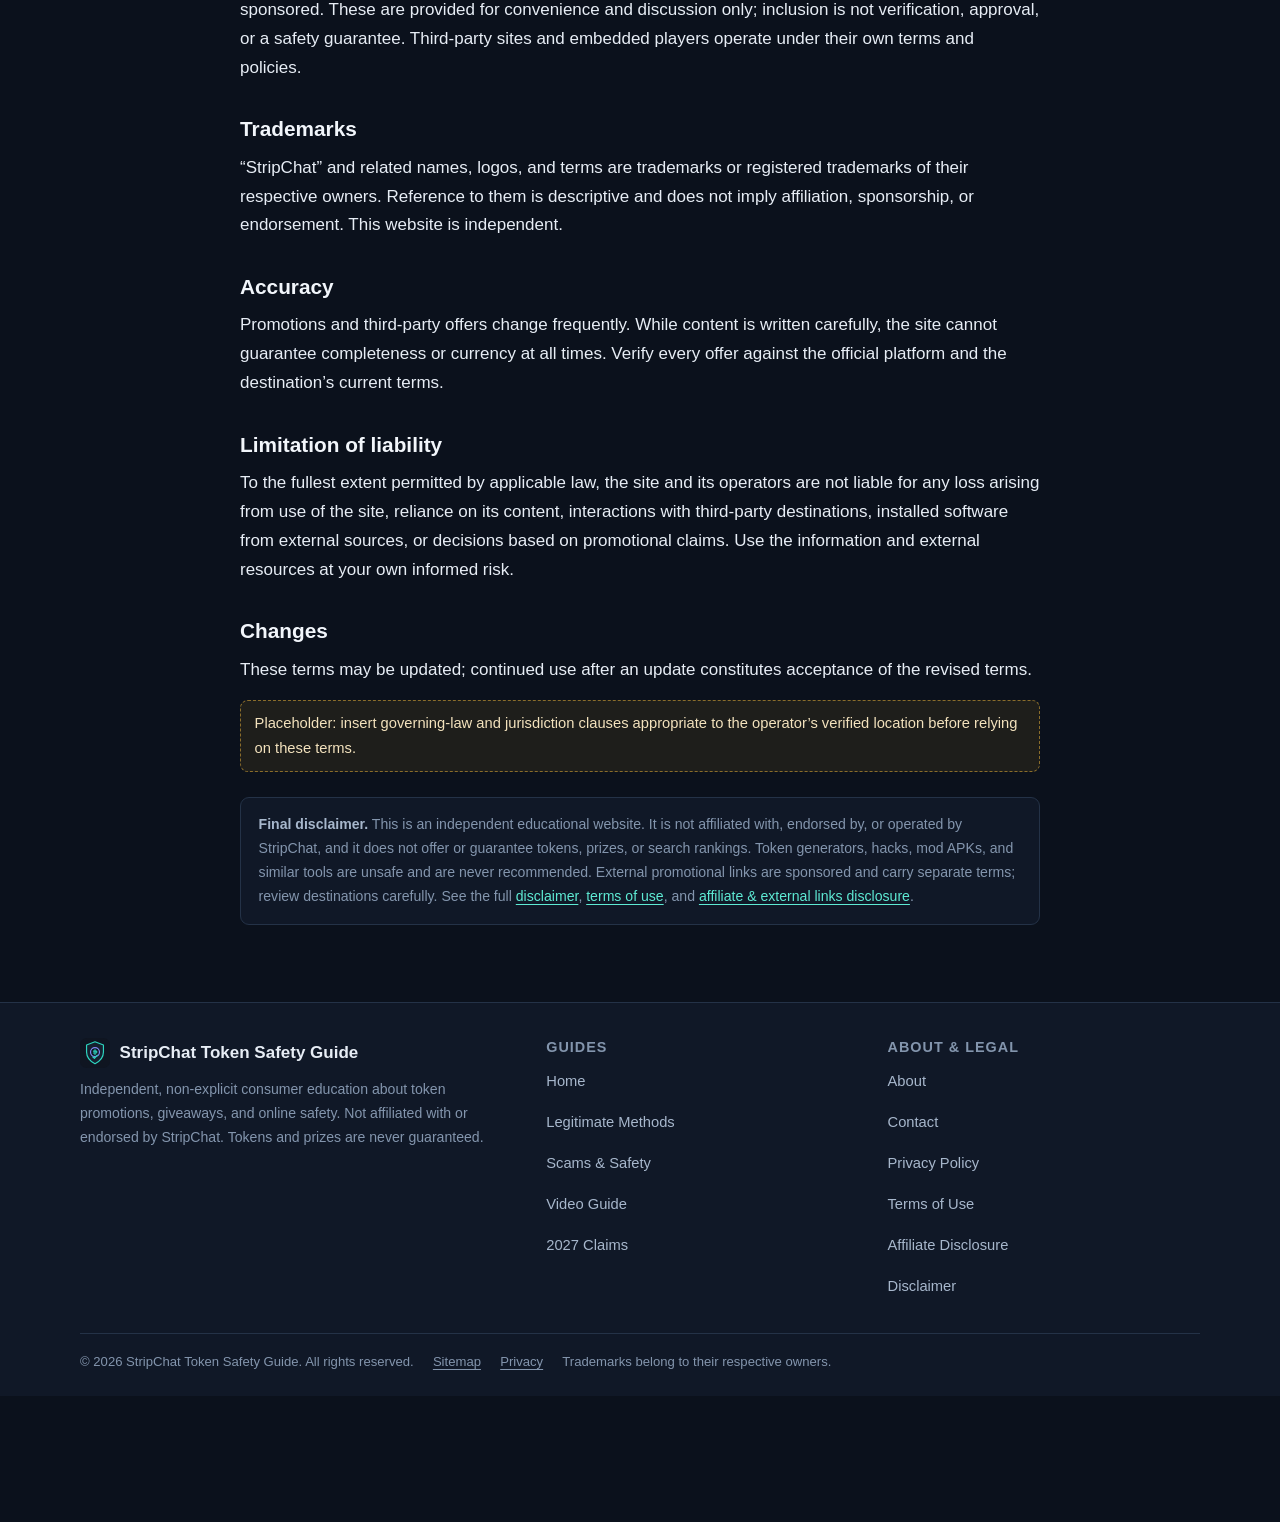
<file: terms-of-use/index.html>
<!DOCTYPE html>
<html lang="en">
<head>
  <meta charset="utf-8">
  <meta name="viewport" content="width=device-width, initial-scale=1">
  <meta name="google-site-verification" content="REPLACE_WITH_AUTHORIZED_TOKEN">
  <title>Terms of Use</title>
  <meta name="description" content="The terms for using this independent informational website about StripChat token methods and safety, including acceptable use, third-party links, and limitation of liability.">
  <meta name="robots" content="index, follow, max-image-preview:large">
  <link rel="canonical" href="https://lilistripmods.github.io/Strip-Mods27/terms-of-use/">
  <meta property="og:locale" content="en_US">
  <meta property="og:type" content="website">
  <meta property="og:site_name" content="StripChat Token Safety Guide">
  <meta property="og:title" content="Terms of Use">
  <meta property="og:description" content="The terms for using this independent informational website about StripChat token methods and safety, including acceptable use, third-party links, and limitation of liability.">
  <meta property="og:url" content="https://lilistripmods.github.io/Strip-Mods27/terms-of-use/">
  <meta property="og:image" content="https://lilistripmods.github.io/Strip-Mods27/assets/img/og-image.png">
  <meta property="og:image:width" content="1200">
  <meta property="og:image:height" content="630">
  <meta property="og:image:alt" content="Shield emblem for the independent StripChat token safety guide">
  <meta name="twitter:card" content="summary_large_image">
  <meta name="twitter:title" content="Terms of Use">
  <meta name="twitter:description" content="The terms for using this independent informational website about StripChat token methods and safety, including acceptable use, third-party links, and limitation of liability.">
  <meta name="twitter:image" content="https://lilistripmods.github.io/Strip-Mods27/assets/img/og-image.png">
  <meta name="twitter:label1" content="Content type">
  <meta name="twitter:data1" content="Independent safety education">
  <link rel="icon" type="image/svg+xml" href="../assets/img/favicon.svg">
  <link rel="icon" type="image/png" sizes="192x192" href="../assets/img/icon-192.png">
  <link rel="apple-touch-icon" href="../assets/img/icon-180.png">
  <link rel="manifest" href="../site.webmanifest">
  <meta name="theme-color" content="#0b111c">
  <link rel="stylesheet" href="../assets/css/style.css">
  <script type="application/ld+json">
{
  "@context": "https://schema.org",
  "@type": "BreadcrumbList",
  "itemListElement": [
    {
      "@type": "ListItem",
      "position": 1,
      "name": "Home",
      "item": "https://lilistripmods.github.io/Strip-Mods27/"
    },
    {
      "@type": "ListItem",
      "position": 2,
      "name": "Terms of Use",
      "item": "https://lilistripmods.github.io/Strip-Mods27/terms-of-use/"
    }
  ]
}
</script>
</head>
<body>
<a class="skip-link" href="#main">Skip to content</a>
<header class="site-header">
  <div class="container masthead">
    <a class="brand" href="../">
      <img src="../assets/img/favicon.svg" alt="" width="34" height="34">
      <span>StripChat Token Safety Guide<small>Independent educational resource</small></span>
    </a>
    <button class="nav-toggle" type="button" aria-expanded="false" aria-controls="primary-nav">
      <span class="open" aria-hidden="true">&#9776; Menu</span><span class="close" aria-hidden="true">&#10005; Close</span>
      <span class="visually-hidden">Toggle navigation</span>
    </button>
    <nav class="primary-nav" id="primary-nav" aria-label="Primary">
      <a href="../">Home</a><a href="../legitimate-stripchat-token-methods/">Legitimate Methods</a><a href="../stripchat-token-scams-and-safety/">Scams &amp; Safety</a><a href="../stripchat-tokens-video-guide/">Video Guide</a><a href="../stripchat-tokens-free-leak-2027/">2027 Claims</a>
    </nav>
  </div>
</header>
<div class="age-notice" id="age-notice" role="note" aria-label="Adult content notice">
  <div class="container">
    <span aria-hidden="true">&#128274;</span>
    <p class="mb-0"><strong>Adults&nbsp;18+ only.</strong> This independent, non-explicit guide discusses an adult-oriented platform. Linked external destinations may require age verification. See the <a href="../disclaimer/">disclaimer</a>.</p>
    <button class="dismiss" type="button" id="age-dismiss" aria-controls="age-notice">Dismiss</button>
  </div>
</div>

<main id="main">
  <div class="container page-intro legal-body">
    <nav class="breadcrumbs" aria-label="Breadcrumb"><ol>
      <li><a href="../">Home</a></li>
      <li><span aria-current="page">Terms of Use</span></li>
    </ol></nav>
    
<h1>Terms of Use</h1>
<p class="lede">By using this website you accept these terms. If you do not accept them, please do not use the site.</p>

<figure class="video-block" id="video">
  <p>For context, the short <strong>embedded YouTube video</strong> the guide is built around is included here as well. It summarizes why token-generator claims are unsafe and what to verify before trusting an offer. It is hosted on YouTube by an independent publisher and does not autoplay.</p>
  <div class="video-grid">
    <div class="video-frame">
      <iframe
        src="https://www.youtube-nocookie.com/embed/0gUquIZrdL0"
        title="Embedded YouTube video: 🚨 Stripchat Hack 2026–2027? Free Token Claims Explained (UPDATED!!), published by thenewyorkjets28" loading="lazy"
        allow="accelerometer; clipboard-write; encrypted-media; gyroscope; picture-in-picture; web-share"
        referrerpolicy="strict-origin-when-cross-origin"
        allowfullscreen></iframe>
    </div>
    <ul class="video-learn"><li>Why generator and hack claims cannot be trusted</li><li>What to verify before joining a token drawing</li><li>How to protect your account credentials</li></ul>
  </div>
  <figcaption class="video-caption"><strong>Embedded YouTube video:</strong> “🚨 Stripchat Hack 2026–2027? Free Token Claims Explained (UPDATED!!)” by the YouTube channel <strong>thenewyorkjets28</strong>.</figcaption>
  <p class="video-note">
    <svg class="icon" viewBox="0 0 24 24" aria-hidden="true"><path fill="#8395ad" d="M12 2a10 10 0 1 0 0 20 10 10 0 0 0 0-20Zm1 15h-2v-6h2v6Zm0-8h-2V7h2v2Z"/></svg>
    <span>Embedded third-party YouTube video. It does not autoplay; press play to load it. YouTube&rsquo;s terms and privacy policy apply once you interact with the player. This site does not own or produce the video.</span>
  </p>
</figure>

<div class="legal-body">
<h2>Informational use only</h2>
<p>All content is provided for general consumer information and safety education. It concerns an adult-oriented platform and is intended for adults. Nothing on this site constitutes legal, financial, tax, or professional advice, and nothing creates an agency, partnership, or endorsement relationship.</p>
<h2>No offers or guarantees</h2>
<p>The site describes how token promotions may work and links to third-party destinations that may run offers. It does not itself offer tokens, prizes, drawings, or subscriptions, and it does not guarantee that any third-party offer is available, legitimate, accurate, or safe. Any promotion is governed solely by the terms on the destination website.</p>
<h2>Prohibited use</h2>
<ul>
  <li>Do not use the site to develop, distribute, or promote token generators, hacks, phishing pages, malware, or modified applications;</li>
  <li>Do not attempt to disrupt, scrape abusively, probe, or gain unauthorized access to the site or its host;</li>
  <li>Do not misrepresent the site&rsquo;s independence or present its content as official platform communication;</li>
  <li>Do not use the site where doing so would violate laws applicable to you, including age requirements.</li>
</ul>
<h2>Third-party links and embeds</h2>
<p>Pages contain embedded YouTube content and links to independent websites, some of which are sponsored. These are provided for convenience and discussion only; inclusion is not verification, approval, or a safety guarantee. Third-party sites and embedded players operate under their own terms and policies.</p>
<h2>Trademarks</h2>
<p>&ldquo;StripChat&rdquo; and related names, logos, and terms are trademarks or registered trademarks of their respective owners. Reference to them is descriptive and does not imply affiliation, sponsorship, or endorsement. This website is independent.</p>
<h2>Accuracy</h2>
<p>Promotions and third-party offers change frequently. While content is written carefully, the site cannot guarantee completeness or currency at all times. Verify every offer against the official platform and the destination&rsquo;s current terms.</p>
<h2>Limitation of liability</h2>
<p>To the fullest extent permitted by applicable law, the site and its operators are not liable for any loss arising from use of the site, reliance on its content, interactions with third-party destinations, installed software from external sources, or decisions based on promotional claims. Use the information and external resources at your own informed risk.</p>
<h2>Changes</h2>
<p>These terms may be updated; continued use after an update constitutes acceptance of the revised terms.</p>
<div class="placeholder-line">Placeholder: insert governing-law and jurisdiction clauses appropriate to the operator&rsquo;s verified location before relying on these terms.</div>
</div>

    
<aside class="disclaimer" aria-label="Final disclaimer">
  <p class="mb-0"><strong>Final disclaimer.</strong> This is an independent educational
  website. It is not affiliated with, endorsed by, or operated by StripChat, and it does
  not offer or guarantee tokens, prizes, or search rankings. Token generators, hacks,
  mod APKs, and similar tools are unsafe and are never recommended. External promotional
  links are sponsored and carry separate terms; review destinations carefully. See the
  full <a href="../disclaimer/">disclaimer</a>,
  <a href="../terms-of-use/">terms of use</a>, and
  <a href="../affiliate-disclosure/">affiliate &amp; external links disclosure</a>.</p>
</aside>

  </div>
</main>
<footer class="site-footer">
  <div class="container">
    <div class="footer-grid">
      <div>
        <div class="footer-brand">
          <img src="../assets/img/favicon.svg" alt="" width="30" height="30">
          <span>StripChat Token Safety Guide</span>
        </div>
        <p>Independent, non-explicit consumer education about token promotions, giveaways, and online safety. Not affiliated with or endorsed by StripChat. Tokens and prizes are never guaranteed.</p>
      </div>
      <nav aria-label="Guide pages">
        <h2>Guides</h2>
        <ul><li><a href="../">Home</a></li><li><a href="../legitimate-stripchat-token-methods/">Legitimate Methods</a></li><li><a href="../stripchat-token-scams-and-safety/">Scams & Safety</a></li><li><a href="../stripchat-tokens-video-guide/">Video Guide</a></li><li><a href="../stripchat-tokens-free-leak-2027/">2027 Claims</a></li></ul>
      </nav>
      <nav aria-label="Legal and editorial pages">
        <h2>About &amp; legal</h2>
        <ul><li><a href="../about/">About</a></li><li><a href="../contact/">Contact</a></li><li><a href="../privacy-policy/">Privacy Policy</a></li><li><a href="../terms-of-use/">Terms of Use</a></li><li><a href="../affiliate-disclosure/">Affiliate Disclosure</a></li><li><a href="../disclaimer/">Disclaimer</a></li></ul>
      </nav>
    </div>
    <div class="footer-bottom">
      <span>&copy; 2026 StripChat Token Safety Guide. All rights reserved.</span>
      <a href="../sitemap.xml">Sitemap</a>
      <a href="../privacy-policy/">Privacy</a>
      <span>Trademarks belong to their respective owners.</span>
    </div>
  </div>
</footer>
<div class="sticky-bar">
  <div class="sticky-bar-inner">
    <nav class="sticky-nav" aria-label="Quick links"><a href="../"><svg class="icon" viewBox="0 0 24 24" aria-hidden="true"><path fill="currentColor" d="M12 3 2 12h3v8h6v-6h2v6h6v-8h3L12 3Z"/></svg><span>Home</span></a><a href="../legitimate-stripchat-token-methods/"><span>Legit methods</span></a><a href="../stripchat-token-scams-and-safety/"><span>Safety</span></a><a href="../stripchat-tokens-video-guide/"><span>Video</span></a><a href="../stripchat-tokens-free-leak-2027/"><span>2027</span></a></nav>
    <div class="sticky-cta-wrap">
      <a class="btn btn-primary btn-sm" href="https://striptks.live/" target="_blank"
         rel="nofollow sponsored noopener noreferrer">Check the 50 TK Draw Offer</a>
      <span class="sticky-cta-note">External offers may have separate terms, eligibility requirements, and availability. We do not guarantee tokens, prizes, or results. Review each destination carefully before taking action.</span>
    </div>
  </div>
</div>

<script src="../assets/js/main.js" defer></script>
</body>
</html>
</file>
<file: assets/css/style.css>
/* ==========================================================================
   StripChat Token Safety Guide — static site stylesheet
   Dark, neutral, accessible, mobile-first. No frameworks or web fonts.
   ========================================================================== */

:root {
  --bg: #0b111c;
  --bg-raised: #101827;
  --bg-card: #131d2d;
  --bg-card-2: #16223424;
  --border: #243247;
  --border-strong: #33455f;
  --text: #e7edf5;
  --text-muted: #a7b7cc;
  --text-dim: #8395ad;
  --accent: #2dd4bf;
  --accent-strong: #14b8a6;
  --accent-ink: #062a26;
  --indigo: #818cf8;
  --amber: #fbbf24;
  --amber-bg: #2a2113;
  --red: #f87171;
  --red-bg: #2a1718;
  --green-bg: #10302a;
  --link: #5eead4;
  --link-visited: #a5b4fc;
  --shadow: 0 12px 34px rgba(0, 0, 0, .38);
  --radius: 14px;
  --radius-sm: 9px;
  --maxw: 1120px;
  --header-h: 64px;
  --sticky-h: 112px;
  --focus: 0 0 0 3px rgba(45, 212, 191, .55);
  --mono: ui-monospace, "Cascadia Mono", "Segoe UI Mono", Menlo, Consolas, monospace;
  --sans: -apple-system, BlinkMacSystemFont, "Segoe UI", Roboto, "Helvetica Neue", Arial, sans-serif;
}

/* ---------- Base ---------- */
*, *::before, *::after { box-sizing: border-box; }
html { -webkit-text-size-adjust: 100%; scroll-behavior: smooth; scroll-padding-top: 84px; }
@media (prefers-reduced-motion: reduce) {
  html { scroll-behavior: auto; }
  *, *::before, *::after { animation: none !important; transition: none !important; }
}
body {
  margin: 0;
  font-family: var(--sans);
  font-size: 1.0625rem;
  line-height: 1.7;
  color: var(--text);
  background: radial-gradient(1100px 520px at 70% -10%, #152238 0%, var(--bg) 58%) fixed, var(--bg);
  min-height: 100vh;
  padding-bottom: calc(var(--sticky-h) + env(safe-area-inset-bottom, 0px) + 14px);
}
img, svg, video, iframe { max-width: 100%; }
img { height: auto; }
a { color: var(--link); text-underline-offset: 3px; }
a:hover { color: #99f6e4; }
a:visited { color: var(--link-visited); }
a:focus-visible, button:focus-visible, summary:focus-visible, [tabindex]:focus-visible {
  outline: 3px solid var(--accent);
  outline-offset: 2px;
  border-radius: 5px;
}
.skip-link {
  position: absolute; left: 12px; top: -48px;
  background: var(--accent); color: var(--accent-ink);
  padding: 10px 16px; border-radius: 8px; font-weight: 700;
  z-index: 1000; transition: top .15s; text-decoration: none;
}
.skip-link:focus { top: 10px; color: var(--accent-ink); }

h1, h2, h3, h4 { line-height: 1.25; color: #f2f6fb; font-weight: 700; margin: 0 0 .55em; text-wrap: balance; }
h1 { font-size: clamp(1.75rem, 1.1rem + 3.4vw, 2.7rem); letter-spacing: -.01em; }
h2 { font-size: clamp(1.35rem, .95rem + 1.8vw, 1.85rem); margin-top: 2.1rem; scroll-margin-top: 86px; }
h3 { font-size: clamp(1.1rem, .95rem + .7vw, 1.32rem); margin-top: 1.7rem; scroll-margin-top: 86px; }
h4 { font-size: 1.05rem; margin-top: 1.3rem; }
p { margin: 0 0 1rem; }
ul, ol { margin: 0 0 1.1rem; padding-left: 1.35rem; }
li { margin-bottom: .4rem; }
li::marker { color: var(--accent); }
strong { color: #f6f9fc; }
small, .small { font-size: .86rem; }
hr { border: 0; border-top: 1px solid var(--border); margin: 2rem 0; }
code { font-family: var(--mono); background: #0c1420; border: 1px solid var(--border); border-radius: 6px; padding: .1em .4em; font-size: .9em; }
blockquote { margin: 1.1rem 0; padding: .8rem 1.1rem; border-left: 4px solid var(--indigo); background: var(--bg-card); border-radius: 0 var(--radius-sm) var(--radius-sm) 0; color: var(--text-muted); }
.yt-description { font-style: normal; }
.yt-description::before { content: "\201C"; }
.table-wrap { overflow-x: auto; margin-bottom: 1.3rem; }
table { border-collapse: collapse; width: 100%; font-size: .96rem; min-width: 520px; }
th, td { border: 1px solid var(--border); padding: .65rem .8rem; text-align: left; vertical-align: top; }
th { background: var(--bg-card); color: #eef3f9; }
tbody tr:nth-child(even) { background: rgba(255,255,255,.018); }

/* ---------- Layout ---------- */
.container { width: min(var(--maxw), calc(100% - 2.2rem)); margin-inline: auto; }
.page-intro { padding: 2.2rem 0 .6rem; }
.breadcrumbs { font-size: .85rem; color: var(--text-dim); margin-bottom: .9rem; }
.breadcrumbs ol { list-style: none; display: flex; flex-wrap: wrap; gap: .35rem .2rem; margin: 0; padding: 0; }
.breadcrumbs li::after { content: "/"; margin-left: .45rem; color: var(--border-strong); }
.breadcrumbs li:last-child::after { content: ""; }
.breadcrumbs a { color: var(--text-muted); text-decoration: none; }
.breadcrumbs a:hover { color: var(--link); text-decoration: underline; }
.breadcrumbs [aria-current="page"] { color: var(--text-muted); }

.lede { font-size: 1.13rem; color: var(--text-muted); max-width: 64ch; }
.article-meta { display: flex; flex-wrap: wrap; gap: .5rem .9rem; color: var(--text-dim); font-size: .85rem; margin: .8rem 0 1.4rem; }
.badge {
  display: inline-flex; align-items: center; gap: .4rem;
  border: 1px solid var(--border-strong); border-radius: 999px;
  padding: .25rem .75rem; font-size: .8rem; color: var(--text-muted); background: var(--bg-card);
}
.badge .dot { width: .55rem; height: .55rem; border-radius: 50%; background: var(--accent); }

/* ---------- Header ---------- */
.site-header {
  position: sticky; top: 0; z-index: 90;
  background: rgba(11, 17, 28, .88);
  backdrop-filter: blur(10px); -webkit-backdrop-filter: blur(10px);
  border-bottom: 1px solid var(--border);
}
.masthead { display: flex; align-items: center; gap: 1rem; min-height: var(--header-h); }
.brand { display: flex; align-items: center; gap: .65rem; text-decoration: none; color: var(--text); font-weight: 800; letter-spacing: -.01em; }
.brand img { width: 34px; height: 34px; }
.brand span { font-size: 1rem; line-height: 1.2; }
.brand span small { display: block; color: var(--text-dim); font-weight: 600; font-size: .72rem; }
.primary-nav { margin-left: auto; display: flex; align-items: center; gap: .25rem; }
.primary-nav a {
  color: var(--text-muted); text-decoration: none; font-size: .94rem; font-weight: 600;
  padding: .55rem .8rem; border-radius: 8px; white-space: nowrap;
}
.primary-nav a:hover { color: var(--text); background: var(--bg-card); }
.primary-nav a[aria-current="page"] { color: var(--accent); background: rgba(45,212,191,.09); }
.nav-toggle {
  display: none; margin-left: auto; background: var(--bg-card); color: var(--text);
  border: 1px solid var(--border-strong); border-radius: 9px; padding: .55rem .8rem;
  font: inherit; font-weight: 700; cursor: pointer;
}
.nav-toggle .open, .nav-toggle .close { display: none; }
.nav-toggle .open { display: inline; }
.nav-toggle[aria-expanded="true"] .open { display: none; }
.nav-toggle[aria-expanded="true"] .close { display: inline; }
@media (max-width: 860px) {
  .nav-toggle { display: inline-flex; align-items: center; gap: .5rem; }
  .primary-nav {
    position: absolute; top: 100%; left: 0; right: 0;
    flex-direction: column; align-items: stretch; gap: .15rem;
    background: var(--bg-raised); border-bottom: 1px solid var(--border);
    padding: .6rem 1.1rem 1rem; display: none; box-shadow: var(--shadow);
  }
  .primary-nav.open { display: flex; }
  .primary-nav a { padding: .75rem .8rem; border-radius: 8px; }
}

/* ---------- Age / content notice ---------- */
.age-notice {
  background: var(--amber-bg); border-bottom: 1px solid #5b4416;
  color: #f3e2bd; font-size: .86rem;
}
.age-notice .container { display: flex; align-items: center; gap: .7rem; padding-block: .55rem; }
.age-notice strong { color: #fde9bd; }
.age-notice .dismiss {
  margin-left: auto; flex: 0 0 auto; background: transparent; color: #f3e2bd;
  border: 1px solid #6b511c; border-radius: 7px; padding: .25rem .6rem; font: inherit;
  font-size: .8rem; cursor: pointer;
}
.age-notice .dismiss:hover { background: rgba(255,255,255,.06); }
.age-notice[hidden] { display: none; }
@media (max-width: 620px) { .age-notice .container { flex-wrap: wrap; } .age-notice .dismiss { margin-left: 0; } }

/* ---------- Hero ---------- */
.hero { padding: 2.6rem 0 1.4rem; }
.hero-grid { display: grid; grid-template-columns: 1.15fr .85fr; gap: 2.2rem; align-items: center; }
@media (max-width: 880px) { .hero-grid { grid-template-columns: 1fr; gap: 1.4rem; } }
.hero h1 { margin-bottom: .8rem; }
.hero .lede { margin-bottom: 1.2rem; }
.hero-cta { display: flex; flex-wrap: wrap; gap: .7rem; margin: 1.3rem 0 1.1rem; }
.hero-figure { margin: 0; }
.hero-figure img { display: block; border: 1px solid var(--border); border-radius: var(--radius); box-shadow: var(--shadow); }
.hero-points { list-style: none; padding: 0; margin: 1rem 0 0; display: grid; gap: .55rem; }
.hero-points li { display: flex; gap: .6rem; margin: 0; color: var(--text-muted); }
.hero-points svg { flex: 0 0 auto; margin-top: .25rem; }

/* ---------- Buttons ---------- */
.btn {
  display: inline-flex; align-items: center; justify-content: center; gap: .5rem;
  border-radius: 10px; padding: .72rem 1.15rem; font-weight: 700; font-size: .97rem;
  text-decoration: none; border: 1px solid transparent; cursor: pointer;
  transition: transform .08s ease, background .15s ease;
}
.btn:hover { text-decoration: none; }
.btn:active { transform: translateY(1px); }
.btn-primary { background: var(--accent); color: var(--accent-ink); }
.btn-primary:hover { background: #5eead4; color: var(--accent-ink); }
.btn-secondary { background: var(--bg-card); color: var(--text); border-color: var(--border-strong); }
.btn-secondary:hover { background: #1a2739; color: var(--text); }
.btn-ghost { background: transparent; color: var(--text); border-color: var(--border-strong); }
.btn-ghost:hover { background: var(--bg-card); color: var(--text); }
.btn-sm { padding: .5rem .8rem; font-size: .88rem; border-radius: 8px; }
.btn[rel~="sponsored"]::after { content: "↗"; font-size: .9em; opacity: .8; }

/* ---------- Article layout: TOC + content ---------- */
.layout { display: grid; grid-template-columns: 250px minmax(0, 1fr); gap: 2.1rem; align-items: start; padding-bottom: 1.5rem; }
@media (min-width: 980px) { .toc { position: sticky; top: calc(var(--header-h) + 18px); max-height: calc(100vh - var(--header-h) - 40px); overflow: auto; } }
@media (max-width: 979px) { .layout { grid-template-columns: 1fr; } }
.toc {
  background: var(--bg-card); border: 1px solid var(--border); border-radius: var(--radius);
  padding: 1rem 1.1rem; font-size: .92rem;
}
.toc h2 { font-size: .95rem; text-transform: uppercase; letter-spacing: .06em; color: var(--text-dim); margin: 0 0 .6rem; }
.toc ol { list-style: none; margin: 0; padding: 0; counter-reset: toc; }
.toc li { margin: 0; counter-increment: toc; }
.toc a { display: block; padding: .36rem .2rem .36rem 1.6rem; color: var(--text-muted); text-decoration: none; border-radius: 6px; position: relative; }
.toc a::before { content: counter(toc); position: absolute; left: .1rem; color: var(--accent); font-weight: 700; font-size: .82rem; top: .42rem; }
.toc a:hover { color: var(--text); background: var(--bg-raised); }
.toc a.active { color: var(--accent); background: rgba(45,212,191,.08); }
.toc .sub { padding-left: 2.5rem; font-size: .86rem; }
.toc .sub::before { content: "·"; left: 1.7rem; }
.article-body { min-width: 0; }
.article-body > section { margin-bottom: 1.2rem; }
.article-body h2 + p:first-letter { /* no drop cap; keep simple */ }

/* ---------- Video ---------- */
.video-block { margin: 1.6rem 0 1.8rem; background: var(--bg-card); border: 1px solid var(--border); border-radius: var(--radius); padding: 1rem; }
.video-block.wide { margin-inline: 0; }
.video-frame { position: relative; aspect-ratio: 16 / 9; border-radius: var(--radius-sm); overflow: hidden; background: #060a11; border: 1px solid var(--border); }
.video-frame iframe { position: absolute; inset: 0; width: 100%; height: 100%; border: 0; }
.video-caption { margin: .7rem .1rem 0; color: var(--text-muted); font-size: .9rem; }
.video-caption strong { color: var(--text); }
.video-note { display: flex; gap: .55rem; align-items: flex-start; margin-top: .6rem; font-size: .82rem; color: var(--text-dim); }
.video-note svg { flex: 0 0 auto; margin-top: .2rem; }
.video-learn { margin: 1rem 0 0; padding: 0; list-style: none; display: grid; gap: .45rem; }
.video-learn li { margin: 0; padding-left: 1.7rem; position: relative; color: var(--text-muted); font-size: .95rem; }
.video-learn li::before { content: "▶"; position: absolute; left: 0; color: var(--accent); font-size: .75rem; top: .35rem; }
@media (min-width: 760px) {
  .video-grid { display: grid; grid-template-columns: minmax(0,1.7fr) minmax(220px,.9fr); gap: 1rem; align-items: center; }
  .video-learn { margin: 0; }
}

/* ---------- Figures / images ---------- */
figure { margin: 1.5rem 0; }
figure img, figure svg { display: block; width: 100%; border: 1px solid var(--border); border-radius: var(--radius); background: var(--bg-card); }
figcaption { color: var(--text-dim); font-size: .85rem; margin-top: .55rem; text-align: center; }
.img-inline { box-shadow: var(--shadow); }

/* ---------- Callouts ---------- */
.callout { border: 1px solid var(--border-strong); border-left-width: 4px; border-radius: var(--radius-sm); padding: .9rem 1.05rem; margin: 1.3rem 0; background: var(--bg-card); }
.callout h2, .callout h3, .callout h4 { margin-top: 0; font-size: 1.05rem; }
.callout p:last-child, .callout ul:last-child, .callout ol:last-child { margin-bottom: 0; }
.callout .callout-title { display: flex; align-items: center; gap: .55rem; font-weight: 700; margin-bottom: .4rem; }
.callout.tip { border-left-color: var(--accent); background: var(--green-bg); }
.callout.tip .callout-title { color: #8ff0dd; }
.callout.warn { border-left-color: var(--amber); background: var(--amber-bg); }
.callout.warn .callout-title { color: #fbd98c; }
.callout.danger { border-left-color: var(--red); background: var(--red-bg); }
.callout.danger .callout-title { color: #fca5a5; }
.callout.info { border-left-color: var(--indigo); background: #171d33; }
.callout.info .callout-title { color: #c7d2fe; }

/* ---------- Cards ---------- */
.card-grid { display: grid; grid-template-columns: repeat(auto-fit, minmax(255px, 1fr)); gap: 1.1rem; margin: 1.4rem 0; }
.card { background: var(--bg-card); border: 1px solid var(--border); border-radius: var(--radius); padding: 1.15rem 1.2rem; display: flex; flex-direction: column; }
.card h3, .card h2 { margin-top: 0; font-size: 1.12rem; }
.card p { color: var(--text-muted); }
.card .card-icon { width: 42px; height: 42px; border-radius: 10px; display: grid; place-items: center; margin-bottom: .7rem; background: rgba(45,212,191,.1); border: 1px solid rgba(45,212,191,.25); }
.card .btn { margin-top: auto; align-self: flex-start; }
.card .tag { font-size: .75rem; letter-spacing: .05em; text-transform: uppercase; color: var(--accent); font-weight: 700; }

/* ---------- Steps ---------- */
.steps { list-style: none; counter-reset: step; padding: 0; margin: 1.3rem 0; display: grid; gap: .9rem; }
.steps li { counter-increment: step; position: relative; padding: .9rem 1rem .9rem 3.4rem; background: var(--bg-card); border: 1px solid var(--border); border-radius: var(--radius-sm); margin: 0; }
.steps li::before {
  content: counter(step); position: absolute; left: .9rem; top: .9rem;
  width: 1.7rem; height: 1.7rem; border-radius: 50%; background: var(--accent); color: var(--accent-ink);
  display: grid; place-items: center; font-weight: 800; font-size: .85rem;
}
.steps li strong { display: block; margin-bottom: .15rem; }
.steps li p { margin: 0; color: var(--text-muted); font-size: .96rem; }

/* ---------- FAQ ---------- */
.faq-list { margin: 1.3rem 0; display: grid; gap: .7rem; }
.faq-item { background: var(--bg-card); border: 1px solid var(--border); border-radius: var(--radius-sm); overflow: hidden; }
.faq-item summary {
  cursor: pointer; list-style: none; padding: .95rem 2.6rem .95rem 1.1rem; position: relative;
  font-weight: 700; color: #eef3f9; font-size: 1.02rem;
}
.faq-item summary::-webkit-details-marker { display: none; }
.faq-item summary::after {
  content: "+"; position: absolute; right: 1rem; top: .8rem; font-size: 1.4rem; color: var(--accent);
  transition: transform .15s; line-height: 1;
}
.faq-item[open] summary::after { transform: rotate(45deg); }
.faq-item .faq-a { padding: 0 1.1rem 1rem; color: var(--text-muted); }
.faq-item .faq-a p:last-child { margin-bottom: 0; }

/* ---------- Key facts / takeaways ---------- */
.takeaways { background: var(--bg-card); border: 1px solid var(--border); border-radius: var(--radius); padding: 1.1rem 1.3rem 1.1rem 2.6rem; margin: 1.4rem 0; }
.takeaways h2 { margin-top: 0; font-size: 1.15rem; }
.takeaways li::marker { content: "✓  "; color: var(--accent); }

/* ---------- Timestamps ---------- */
.timestamps { list-style: none; padding: 0; margin: 1rem 0; counter-reset: ts; display: grid; gap: .4rem; }
.timestamps li { display: flex; gap: .8rem; padding: .5rem .7rem; border-radius: 8px; margin: 0; background: var(--bg-card); border: 1px solid var(--border); }
.timestamps time { font-family: var(--mono); color: var(--accent); font-weight: 700; white-space: nowrap; }
.timestamps a { color: var(--text); text-decoration: none; }
.timestamps a:hover { color: var(--link); text-decoration: underline; }

/* ---------- Summary / conclusion ---------- */
.conclusion { background: linear-gradient(180deg, rgba(45,212,191,.07), rgba(45,212,191,.02)); border: 1px solid rgba(45,212,191,.28); border-radius: var(--radius); padding: 1.2rem 1.35rem; margin: 1.8rem 0; }
.conclusion h2 { margin-top: 0; }

/* ---------- Disclaimer / disclosure ---------- */
.disclaimer {
  border: 1px solid var(--border); background: var(--bg-raised); border-radius: var(--radius-sm);
  padding: .95rem 1.1rem; color: var(--text-dim); font-size: .88rem; margin: 1.6rem 0;
}
.disclaimer strong { color: var(--text-muted); }
.affiliate-note { display: flex; gap: .6rem; align-items: flex-start; font-size: .84rem; color: var(--text-dim); background: var(--bg-card); border: 1px dashed var(--border-strong); border-radius: var(--radius-sm); padding: .75rem .9rem; margin: 1rem 0; }
.affiliate-note svg { flex: 0 0 auto; margin-top: .2rem; }

/* ---------- Related links ---------- */
.related { display: grid; grid-template-columns: repeat(auto-fit, minmax(240px,1fr)); gap: 1rem; margin: 1.6rem 0; }
.related a.card { text-decoration: none; color: var(--text); }
.related a.card:hover { border-color: var(--accent); transform: translateY(-2px); }
.related a.card:visited { color: var(--text); }
.related .card h3 { font-size: 1.05rem; }
.related .card small { color: var(--accent); font-weight: 700; letter-spacing: .04em; }

/* ---------- Footer ---------- */
.site-footer { border-top: 1px solid var(--border); background: var(--bg-raised); margin-top: 2.6rem; padding: 2.2rem 0 1.4rem; }
.footer-grid { display: grid; grid-template-columns: 1.4fr 1fr 1fr; gap: 1.8rem; }
@media (max-width: 760px) { .footer-grid { grid-template-columns: 1fr; gap: 1.3rem; } }
.footer-brand { display: flex; align-items: center; gap: .6rem; font-weight: 800; margin-bottom: .6rem; }
.footer-brand img { width: 30px; height: 30px; }
.site-footer p { color: var(--text-dim); font-size: .88rem; }
.site-footer h2 { font-size: .9rem; text-transform: uppercase; letter-spacing: .07em; color: var(--text-dim); margin: 0 0 .7rem; }
.site-footer ul { list-style: none; padding: 0; margin: 0; display: grid; gap: .35rem; }
.site-footer li a { color: var(--text-muted); text-decoration: none; font-size: .92rem; }
.site-footer li a:hover { color: var(--link); text-decoration: underline; }
.footer-bottom { border-top: 1px solid var(--border); margin-top: 1.6rem; padding-top: 1.1rem; display: flex; flex-wrap: wrap; gap: .5rem 1.2rem; color: var(--text-dim); font-size: .82rem; }
.footer-bottom a { color: var(--text-dim); }

/* ---------- Sticky bottom CTA bar ---------- */
.sticky-bar {
  position: fixed; left: 0; right: 0; bottom: 0; z-index: 95;
  background: rgba(13, 19, 30, .96);
  backdrop-filter: blur(10px); -webkit-backdrop-filter: blur(10px);
  border-top: 1px solid var(--border-strong);
  padding: .55rem .8rem calc(.55rem + env(safe-area-inset-bottom, 0px));
  box-shadow: 0 -10px 30px rgba(0,0,0,.4);
}
.sticky-bar-inner { width: min(var(--maxw), 100%); margin-inline: auto; display: flex; align-items: center; gap: .55rem; }
.sticky-nav { display: flex; gap: .2rem; overflow-x: auto; scrollbar-width: none; }
.sticky-nav::-webkit-scrollbar { display: none; }
.sticky-nav a {
  flex: 0 0 auto; display: inline-flex; align-items: center; gap: .4rem;
  color: var(--text-muted); text-decoration: none; font-size: .85rem; font-weight: 600;
  padding: .45rem .65rem; border-radius: 8px; white-space: nowrap;
}
.sticky-nav a:hover { color: var(--text); background: var(--bg-card); }
.sticky-nav svg { width: 16px; height: 16px; }
.sticky-cta-wrap { margin-left: auto; flex: 0 0 auto; display: flex; flex-direction: column; align-items: flex-end; gap: .12rem; }
.sticky-bar .btn { padding: .58rem .95rem; font-size: .9rem; }
.sticky-bar .external-note { display: none; }
.sticky-bar .external-note.is-visible { display: block; }
.sticky-cta-note { font-size: .68rem; color: var(--text-dim); max-width: 340px; text-align: right; line-height: 1.35; }
@media (max-width: 760px) {
  :root { --sticky-h: 122px; }
  .sticky-bar-inner { flex-wrap: wrap; gap: .4rem; }
  .sticky-nav { order: 2; width: 100%; }
  .sticky-cta-wrap { order: 1; margin-left: auto; width: 100%; flex-direction: row; flex-wrap: wrap; align-items: center; gap: .35rem .6rem; }
  .sticky-bar .btn { flex: 1 1 190px; max-width: 330px; }
  .sticky-cta-note { display: none; }
  .sticky-cta-wrap::after {
    content: "External offers have separate terms. Tokens and prizes are not guaranteed.";
    font-size: .66rem; color: var(--text-dim); line-height: 1.3; flex: 1 1 150px; min-width: 0;
  }
}

/* ---------- Utility ---------- */
.text-center { text-align: center; }
.muted { color: var(--text-muted); }
.mt-0 { margin-top: 0; }
.mb-0 { margin-bottom: 0; }
.visually-hidden {
  position: absolute !important; width: 1px; height: 1px; margin: -1px; padding: 0;
  overflow: hidden; clip: rect(0 0 0 0); white-space: nowrap; border: 0;
}
.icon { width: 20px; height: 20px; flex: 0 0 auto; }

/* ---------- 404 ---------- */
.error-page { min-height: 62vh; display: grid; place-items: center; text-align: center; padding: 3rem 1rem; }
.error-code { font-size: clamp(3.2rem, 12vw, 5.5rem); font-weight: 800; color: var(--accent); line-height: 1; }
.error-page .btn { margin-top: 1rem; }

/* ---------- Legal pages ---------- */
.legal-body { max-width: 800px; }
.legal-body h2 { font-size: 1.3rem; }
.legal-body h3 { font-size: 1.08rem; }
.placeholder-line { background: rgba(251,191,36,.08); border: 1px dashed #8a6d2b; border-radius: 8px; padding: .6rem .85rem; color: #f3e2bd; font-size: .92rem; margin: .9rem 0; }
.contact-form { display: grid; gap: .9rem; max-width: 620px; margin: 1.3rem 0; }
.contact-form label { font-weight: 600; font-size: .95rem; }
.contact-form input, .contact-form textarea, .contact-form select {
  width: 100%; margin-top: .3rem; background: var(--bg); border: 1px solid var(--border-strong);
  border-radius: 9px; padding: .7rem .85rem; color: var(--text); font: inherit;
}
.contact-form input:focus, .contact-form textarea:focus, .contact-form select:focus { outline: 3px solid var(--accent); outline-offset: 1px; border-color: var(--accent); }
.contact-form button { justify-self: start; }
.form-note { font-size: .84rem; color: var(--text-dim); }

@media print {
  .site-header, .sticky-bar, .age-notice, .hero-cta, .btn { display: none !important; }
  body { background: #fff; color: #111; padding: 0; }
  a { color: #111; text-decoration: underline; }
}
</file>
